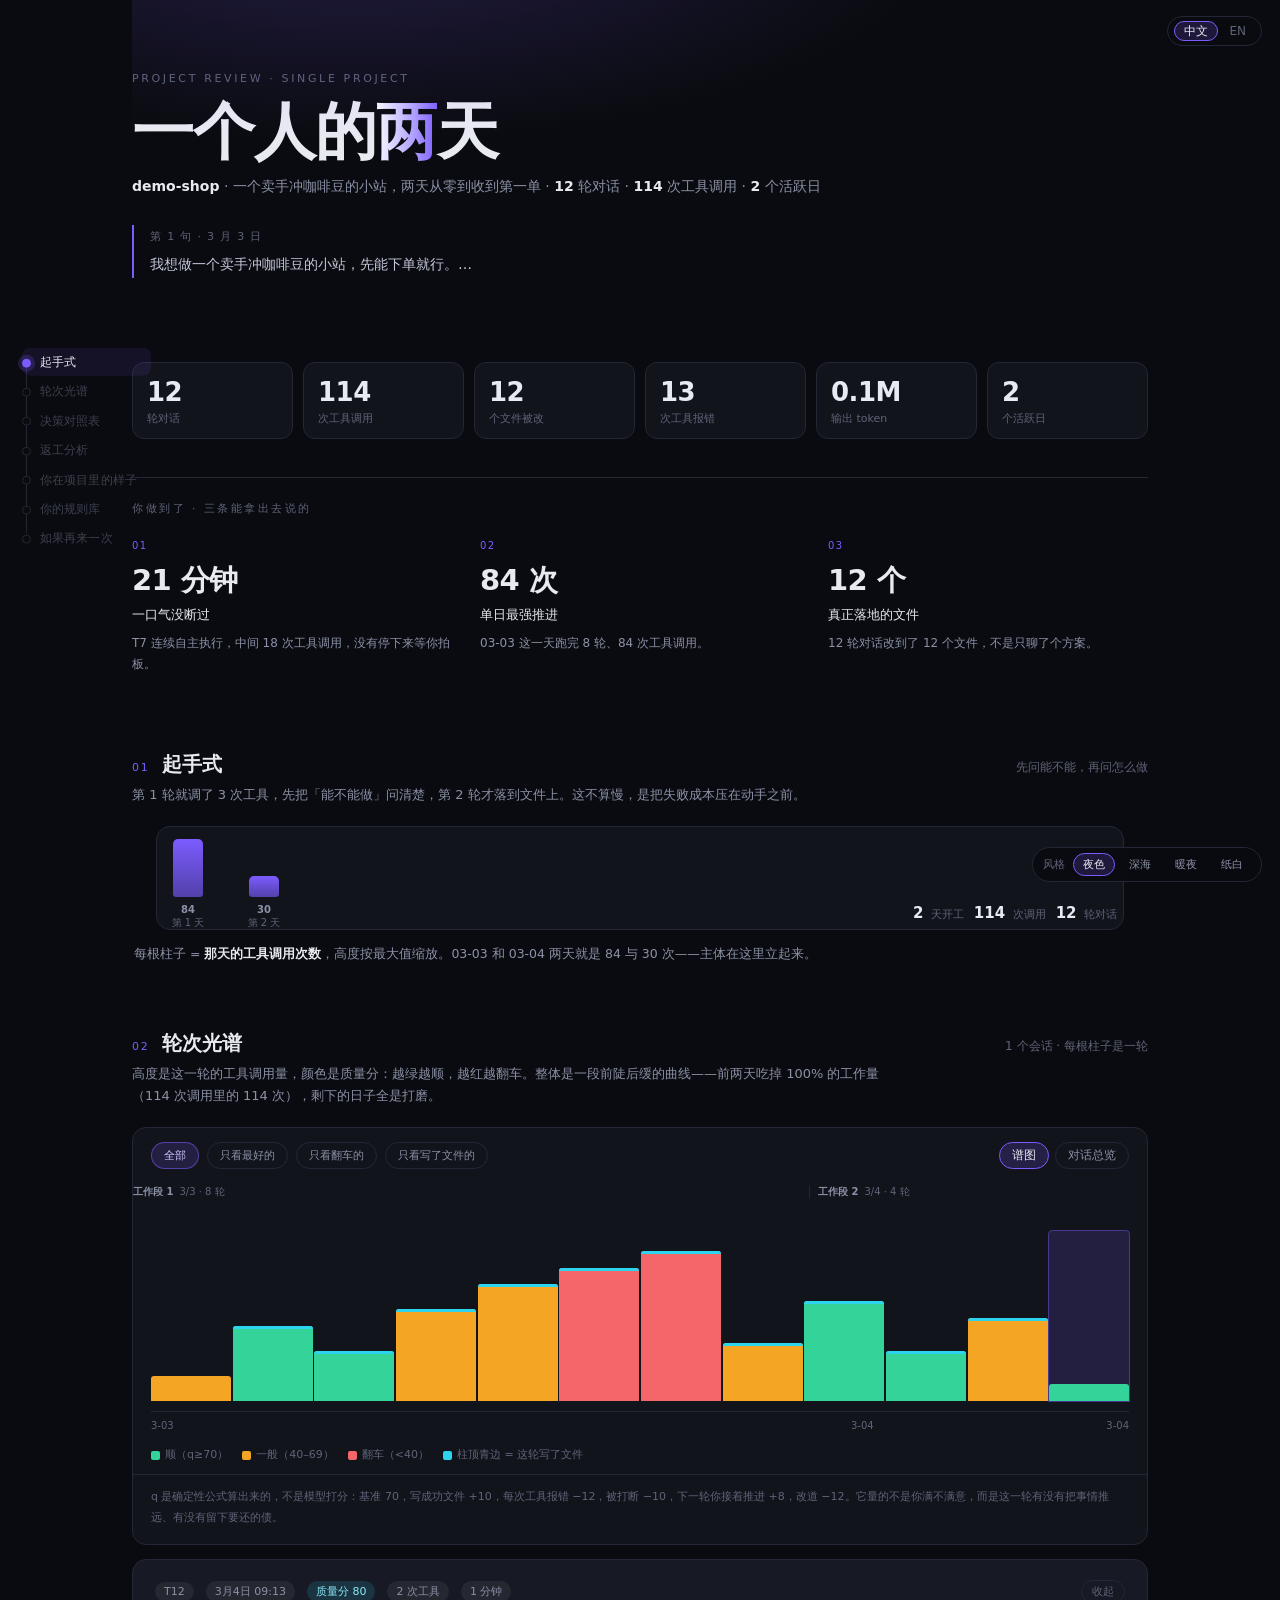
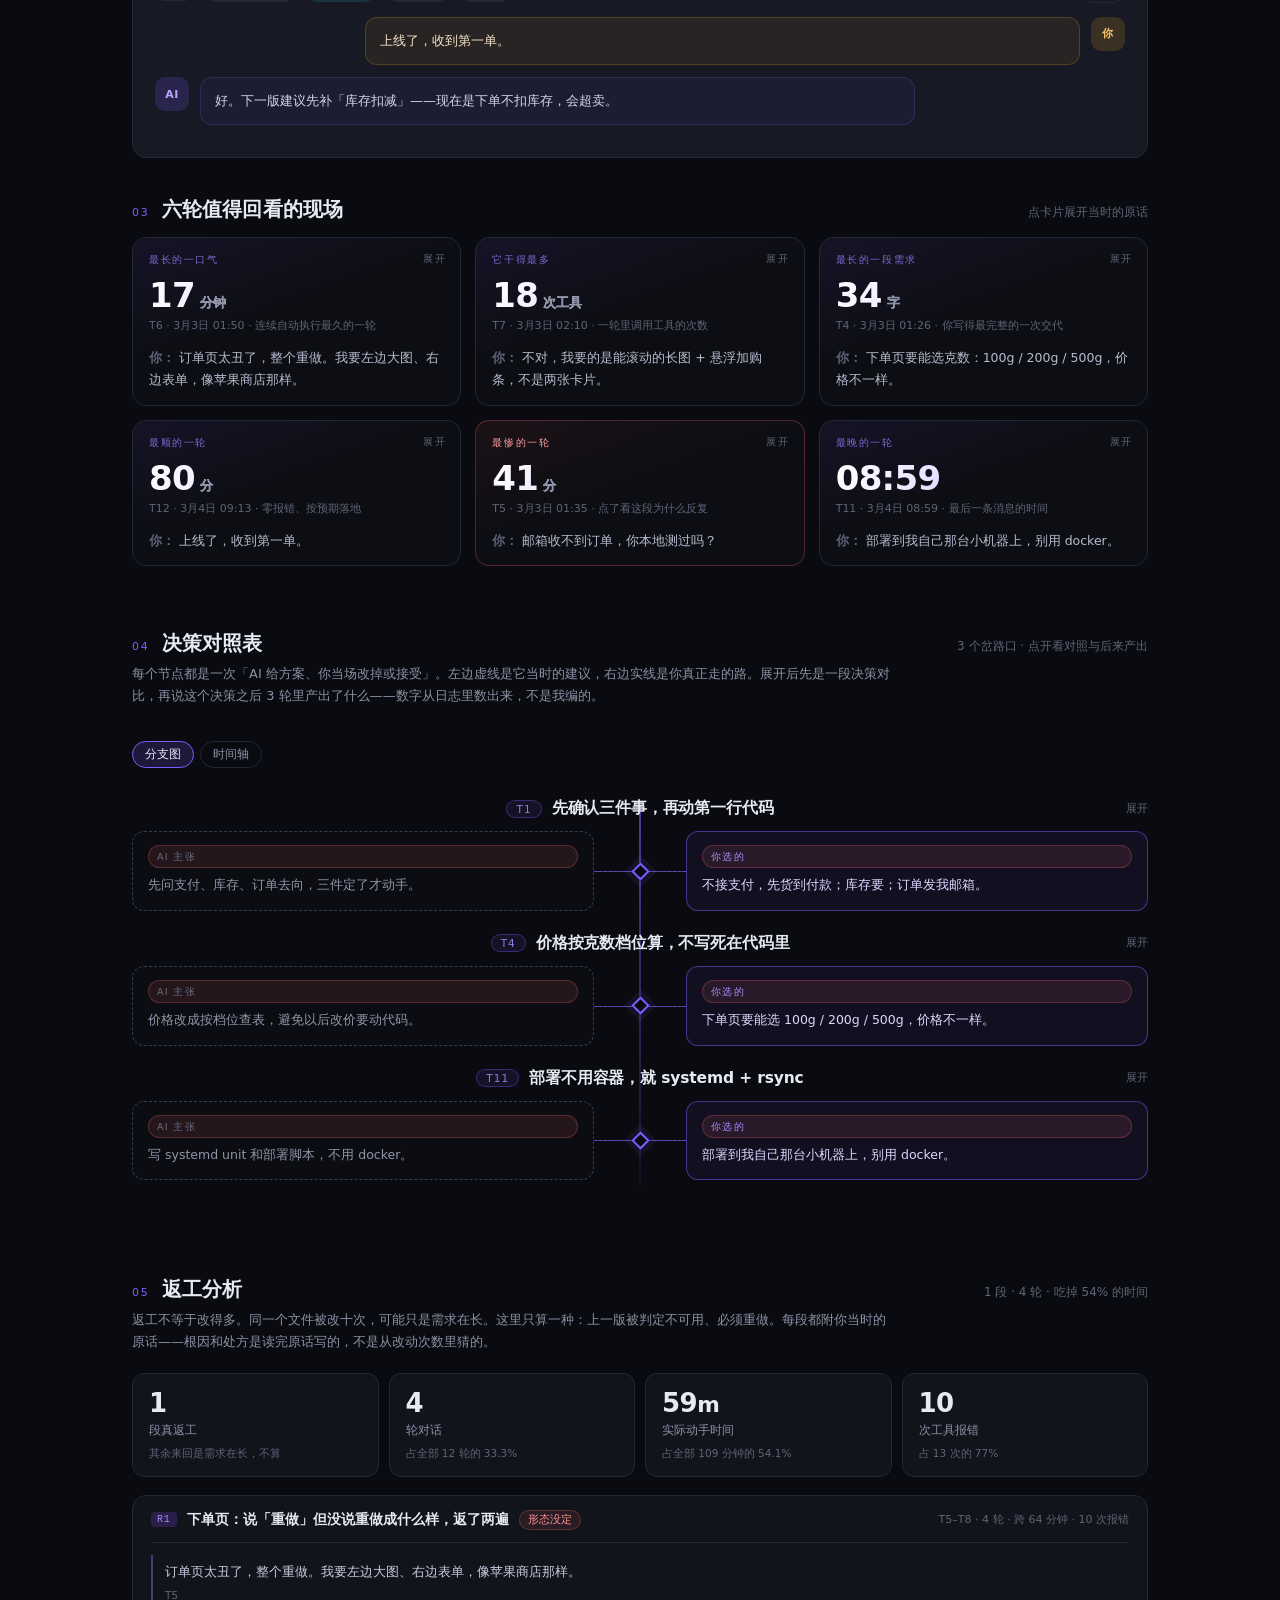
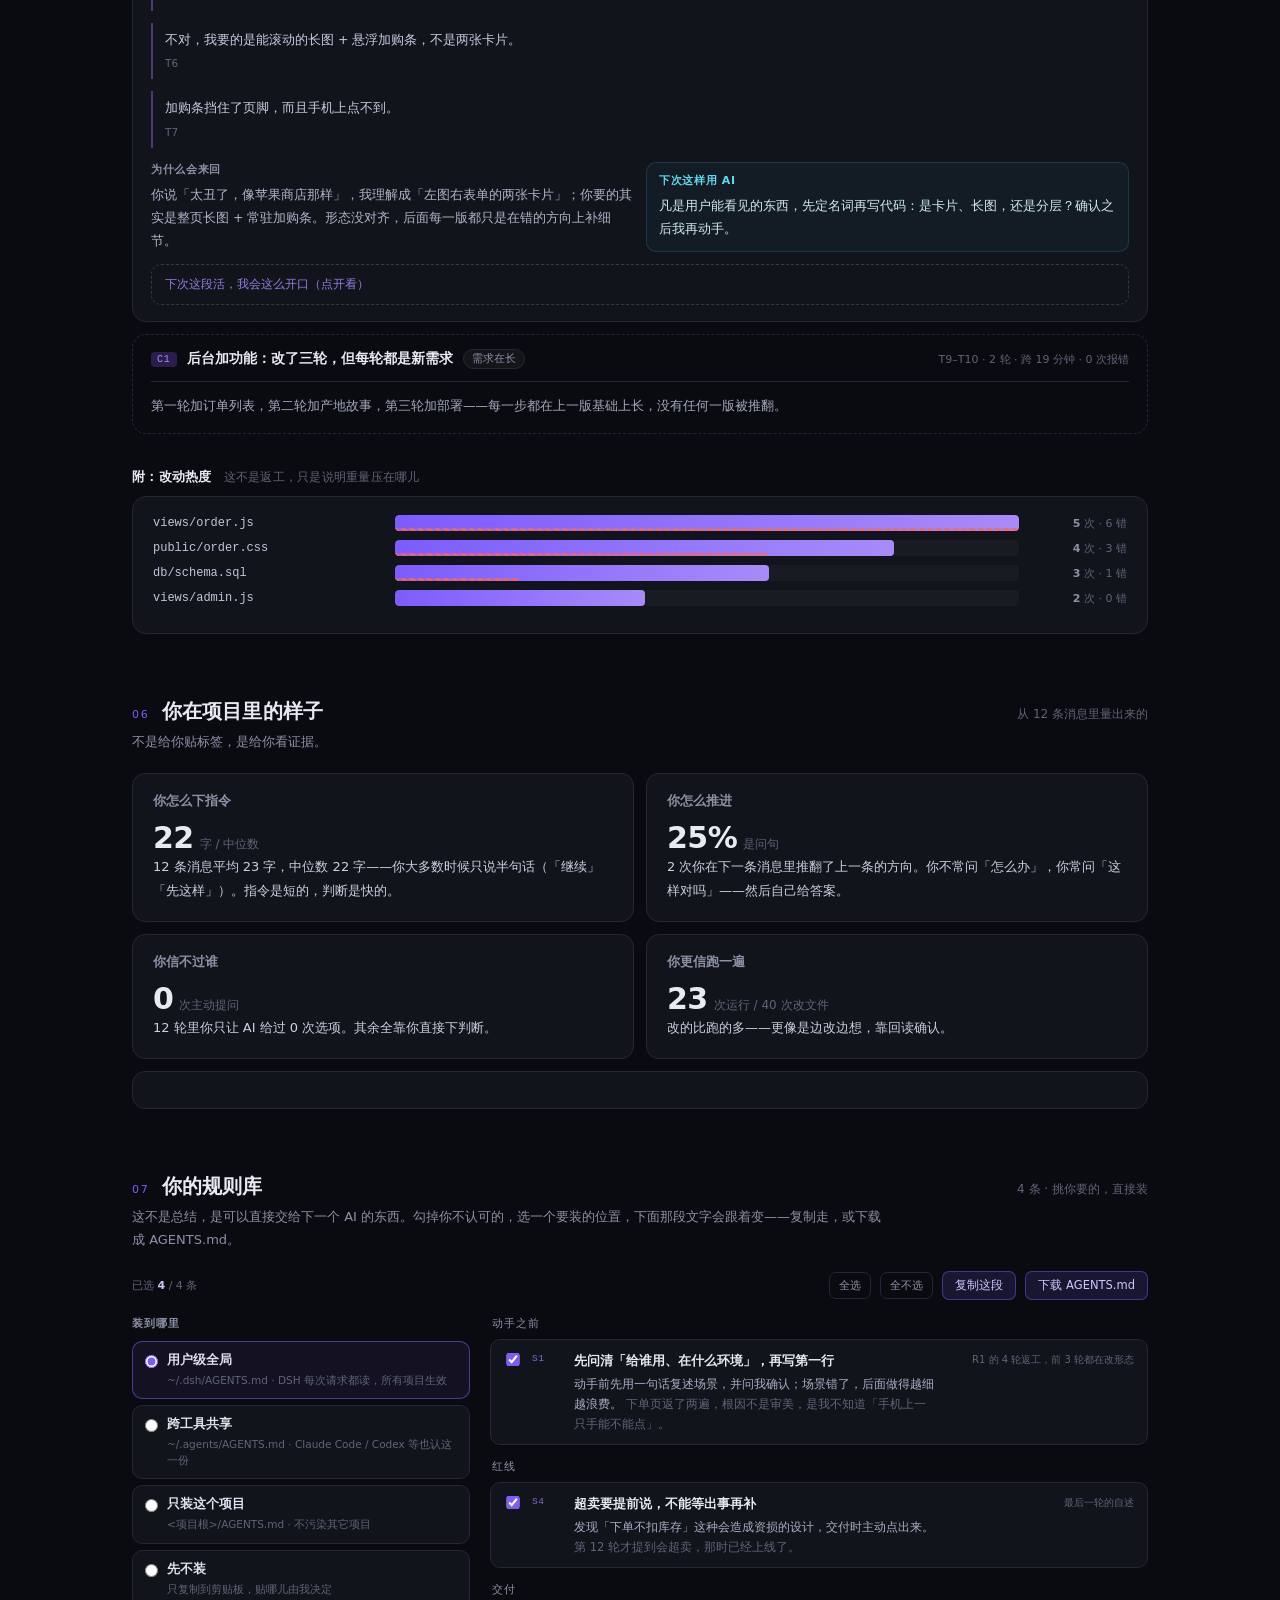
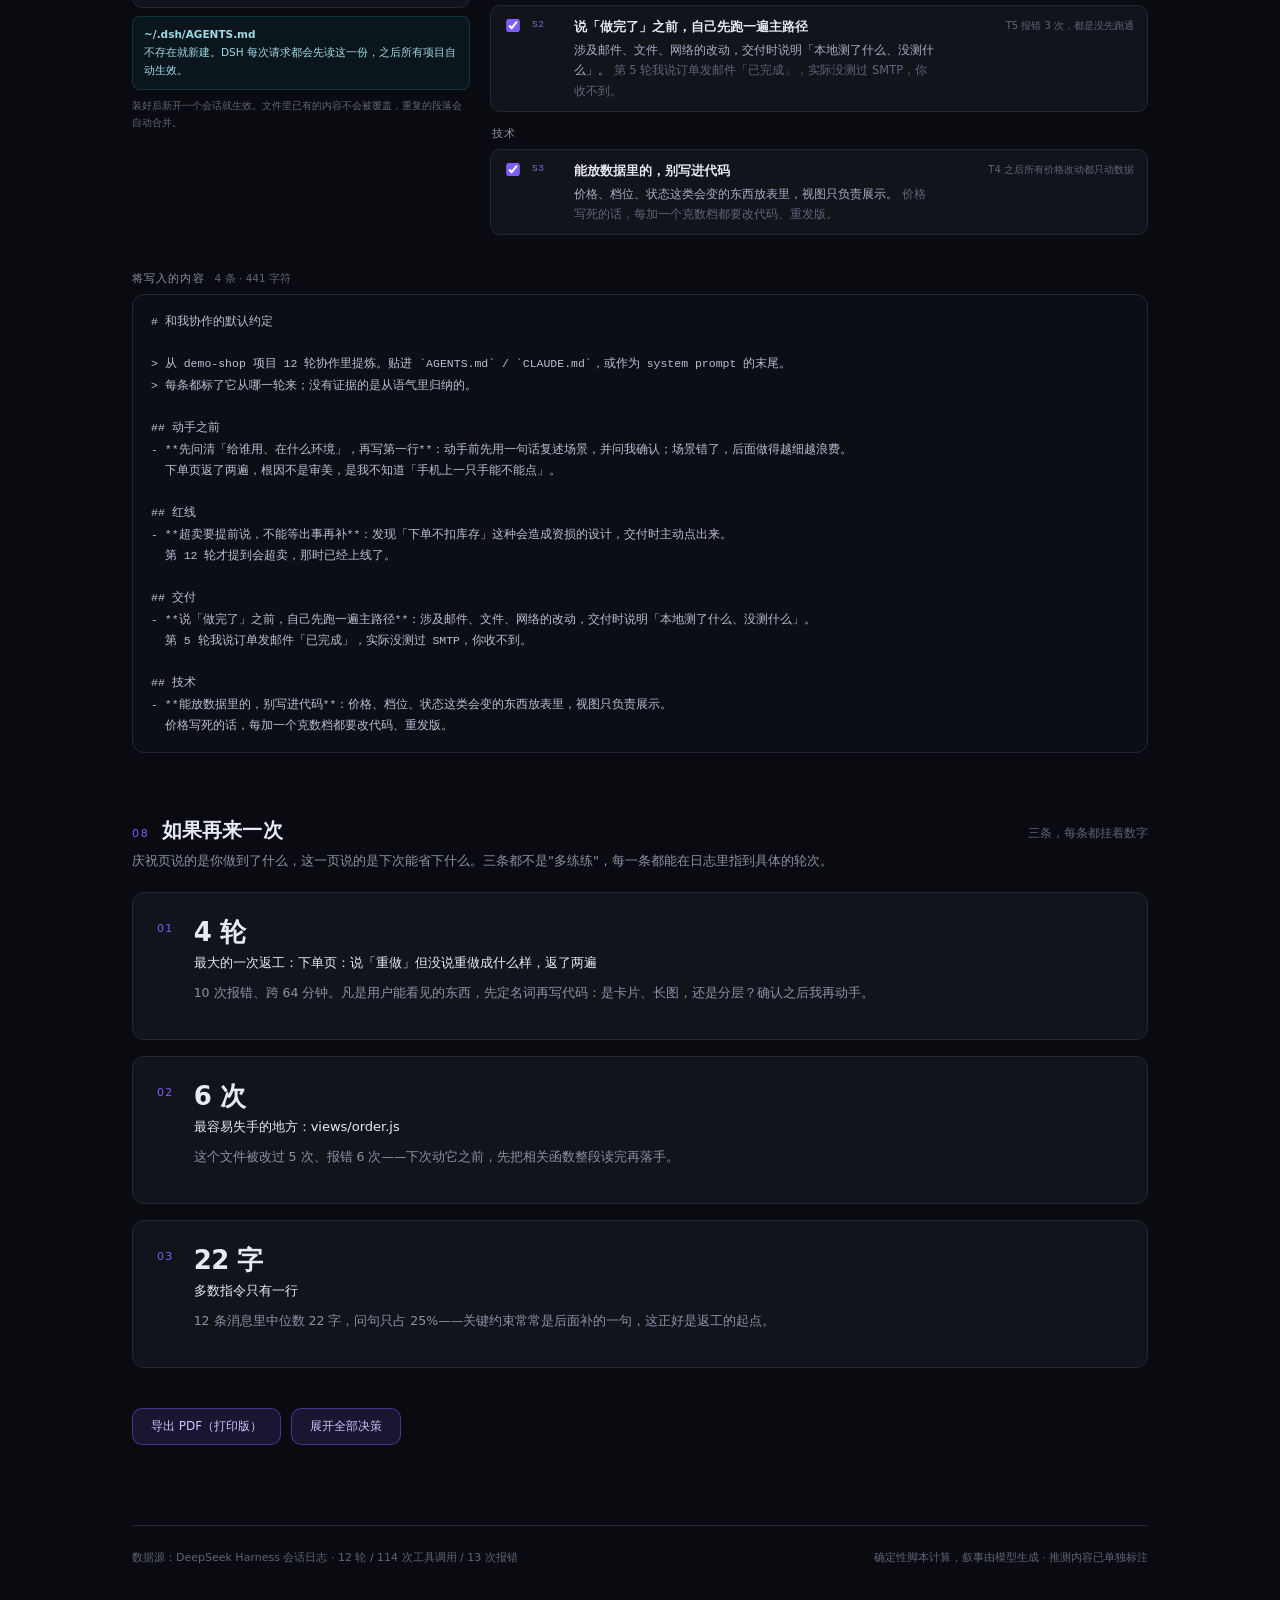
<file: docs/index.html>
<!doctype html>
<html lang="zh-CN"><head>
<meta charset="utf-8">
<meta name="viewport" content="width=device-width,initial-scale=1">
<title>demo-shop · 一个人的两天</title>
<style>:root{
  --bg:#0a0b10; --card:#12141c; --card2:#171a24; --line:#232736;
  --txt:#e8eaf2; --dim:#8b91a6; --dim2:#5f6478;
  --accent:#7c5cff; --cyan:#2dd4ee; --good:#34d399; --warn:#f5a524; --bad:#f4666a;
  --glow1:rgba(124,92,255,.22); --glow2:rgba(45,212,238,.14);
}
html[data-theme="ice"]{
  --bg:#050b12; --card:#0a141d; --card2:#0e1b26; --line:#1a2c3a;
  --txt:#e6f1f7; --dim:#8aa3b2; --dim2:#5b7484;
  --accent:#22b8d6; --cyan:#38e0c0;
  --glow1:rgba(34,184,214,.22); --glow2:rgba(56,224,192,.14);
}
html[data-theme="amber"]{
  --bg:#0d0a07; --card:#171210; --card2:#1d1714; --line:#332821;
  --txt:#f4ece2; --dim:#a79a8c; --dim2:#77695c;
  --accent:#e0973c; --cyan:#e8b04b;
  --glow1:rgba(224,151,60,.20); --glow2:rgba(232,176,75,.13);
}
*{box-sizing:border-box}
html,body{margin:0;padding:0;background:var(--bg);color:var(--txt);
  font-family:"Segoe UI","Microsoft YaHei",system-ui,-apple-system,sans-serif;
  -webkit-font-smoothing:antialiased;}
body{padding:0 0 120px}
.wrap{max-width:1080px;margin:0 auto;padding:0 32px}
a{color:var(--cyan);text-decoration:none}

/* ---------- hero ---------- */
header{padding:72px 0 20px;position:relative;overflow:hidden}
header:before{content:"";position:absolute;inset:-180px -200px auto -200px;height:520px;
  background:radial-gradient(60% 60% at 30% 20%,color-mix(in srgb, var(--accent) calc(.22 * 100%), transparent),transparent 70%),
             radial-gradient(50% 50% at 75% 0%,rgba(45,212,238,.14),transparent 70%);pointer-events:none}
.kicker{font-size:11px;letter-spacing:.24em;color:var(--dim2);text-transform:uppercase}
h1{font-size:clamp(38px,5.6vw,62px);line-height:1.06;margin:14px 0 10px;font-weight:800;letter-spacing:-1px}
h1 em{font-style:normal;background:linear-gradient(92deg,#fff 0%,#c9c1ff 42%,var(--accent) 100%);
  -webkit-background-clip:text;background-clip:text;color:transparent}
.sub{color:var(--dim);font-size:14px;line-height:1.7}
.sub b{color:var(--txt);font-weight:600}
.firstq{margin-top:26px;border-left:2px solid var(--accent);padding:2px 0 2px 16px;color:#c3c8da;font-size:14px;line-height:1.75}
.firstq .who{color:var(--dim2);font-size:11px;letter-spacing:.12em;display:block;margin-bottom:6px}

/* ---------- generic ---------- */
section{margin-top:64px}
.h2{display:flex;align-items:baseline;gap:12px;margin:0 0 6px}
.h2 h2{font-size:20px;margin:0;font-weight:700;letter-spacing:.2px}
.h2 .idx{font-size:11px;color:var(--accent);letter-spacing:.16em;font-variant-numeric:tabular-nums}
.h2 .note{color:var(--dim2);font-size:12px;margin-left:auto}
.lede{color:var(--dim);font-size:13px;line-height:1.7;margin:0 0 20px;max-width:760px}
.card{background:var(--card);border:1px solid var(--line);border-radius:14px}

/* ---------- stats ---------- */
.stats{display:grid;grid-template-columns:repeat(6,1fr);gap:10px}
.stat{background:var(--card);border:1px solid var(--line);border-radius:12px;padding:14px 14px 12px}
.stat b{display:block;font-size:26px;font-weight:700;font-variant-numeric:tabular-nums;letter-spacing:-.5px}
.stat span{font-size:11px;color:var(--dim2)}

/* ---------- days ---------- */
.days{display:flex;gap:14px;align-items:flex-end;height:104px;margin:16px 24px 0}
.day{flex:0 0 auto;width:62px;display:flex;flex-direction:column;justify-content:flex-end;align-items:center;gap:6px;height:100%}
.day .bar{width:30px;flex:none;border-radius:5px 5px 3px 3px;background:linear-gradient(180deg,var(--accent),color-mix(in srgb, var(--accent) 62%, #101320))}
.day.hot .bar{background:linear-gradient(180deg,#2dd4ee,#0e7490)}
.day .lb{white-space:nowrap;font-size:10px;color:var(--dim2);font-variant-numeric:tabular-nums;text-align:center;line-height:1.3}
.day .lb b{display:block;color:var(--dim);font-size:10px}

/* ---------- spectrum ---------- */
.spectrum{padding:20px 18px 8px}
.bars{display:flex;align-items:flex-end;gap:2px;height:170px}
.bar-t{flex:1;position:relative;display:flex;align-items:flex-end;height:100%;cursor:pointer;border-radius:3px 3px 0 0}
.bar-t:hover{background:rgba(255,255,255,.05)}
.bar-t i{display:block;width:100%;border-radius:3px 3px 0 0;transition:height .2s;position:relative}
.bar-t i u{position:absolute;left:0;right:0;top:0;height:3px;background:#2dd4ee;border-radius:3px 3px 0 0}
.bar-t.sel{background:color-mix(in srgb, var(--accent) calc(.16 * 100%), transparent);outline:1px solid color-mix(in srgb, var(--accent) calc(.5 * 100%), transparent)}
.axis{position:relative;height:16px;color:var(--dim2);font-size:10px;margin-top:10px;padding-top:8px;border-top:1px solid var(--line)}
.axis span{position:absolute;top:8px;transform:translateX(-50%);white-space:nowrap}
.axis span:first-child{transform:none}
.axis span:last-child{transform:translateX(-100%)}
.legend{display:flex;gap:14px;font-size:11px;color:var(--dim2);padding:12px 18px 0}
.legend i{display:inline-block;width:9px;height:9px;border-radius:2px;margin-right:5px;vertical-align:middle}
.qnote{font-size:11px;line-height:1.85;color:var(--dim2);padding:12px 18px 16px;border-top:1px solid var(--line);margin-top:12px}
.filters{display:flex;gap:8px;padding:0 18px 14px;flex-wrap:wrap}
.filters button{background:transparent;border:1px solid var(--line);color:var(--dim);border-radius:999px;
  padding:5px 12px;font-size:11px;cursor:pointer;font-family:inherit}
.filters button.on{background:color-mix(in srgb, var(--accent) calc(.16 * 100%), transparent);border-color:color-mix(in srgb, var(--accent) calc(.55 * 100%), transparent);color:#cfc6ff}

/* ---------- detail panel ---------- */
.detail{margin-top:14px;background:var(--card2);border:1px solid var(--line);border-radius:14px;padding:20px 22px;display:none}
.detail.on{display:block}
.detail .head{display:flex;align-items:center;gap:12px;flex-wrap:wrap;margin-bottom:14px}
.pill{font-size:11px;padding:3px 9px;border-radius:999px;background:rgba(255,255,255,.06);color:var(--dim)}
.pill.q{background:rgba(45,212,238,.14);color:#8be9f8}
.pill.e{background:rgba(244,102,106,.14);color:#ff9ea1}
.detail h3{font-size:14px;margin:12px 0 6px;color:var(--dim2);font-weight:600;letter-spacing:.06em}
.detail p{white-space:pre-wrap;font-size:13.5px;line-height:1.85;color:#d6dae8;margin:0}
.detail .u{color:#ffd9a8}
.detail .aibody{max-height:420px;overflow:auto;padding-right:6px}
.detail .x{margin-left:auto;font-size:11px;color:var(--dim2);cursor:pointer;border:1px solid var(--line);
  border-radius:999px;padding:3px 10px;transition:.16s}
.detail .x:hover{color:#fff;border-color:#4a4470}

/* ---- 对话气泡 ---- */
.bub{display:flex;gap:11px;margin:12px 0;max-width:760px}
.bub .who{flex:0 0 34px;height:34px;border-radius:10px;display:flex;align-items:center;justify-content:center;
  font-size:11px;font-weight:700;letter-spacing:.04em}
.bub .txt{flex:1;min-width:0;border-radius:12px;padding:11px 14px;font-size:13px;line-height:1.85;
  white-space:pre-wrap;word-break:break-word}
.bub.u{margin-left:auto;flex-direction:row-reverse}
.bub.u .who{background:rgba(245,165,36,.16);color:#ffc46b}
.bub.u .txt{background:rgba(245,165,36,.075);border:1px solid rgba(245,165,36,.22);color:#f2e2c8}
.bub.a .who{background:color-mix(in srgb, var(--accent) calc(.18 * 100%), transparent);color:#b9a6ff}
.bub.a .txt{background:color-mix(in srgb, var(--accent) calc(.06 * 100%), transparent);border:1px solid color-mix(in srgb, var(--accent) calc(.2 * 100%), transparent);color:#d6d3ea}
.bub .bd.clamp{max-height:calc(1.85em*13);overflow:hidden;
  -webkit-mask-image:linear-gradient(#000 72%,rgba(0,0,0,.15));mask-image:linear-gradient(#000 72%,rgba(0,0,0,.15))}
.bub .more{margin-top:9px;background:none;border:1px solid var(--line);color:#b9bdd0;
  border-radius:999px;padding:2px 10px;font-size:10.5px;cursor:pointer;font-family:inherit}
.bub .more:hover{color:#fff;border-color:#4a4470}

/* ---- 文件浮层 ---- */
.files{position:relative;display:inline-block;margin:6px 0 2px}
.fsum{font-size:11px;color:var(--dim2);border:1px dashed #333850;border-radius:999px;padding:4px 11px;cursor:default}
.files:hover .fsum{color:#c6cbe0;border-color:#4b456e}
.fpop{display:none;position:absolute;left:0;bottom:100%;z-index:20;min-width:190px;max-width:340px;
  background:#161824;border:1px solid #2c3044;border-radius:10px;padding:9px 10px;box-shadow:0 14px 40px -12px #000}
.fpop:after{content:"";position:absolute;left:0;right:0;bottom:-12px;height:12px}
.files:hover .fpop{display:block}
.fph{font-size:10px;color:var(--dim2);margin-bottom:6px}
.fit{display:block;font-family:Consolas,monospace;font-size:11.5px;color:#a9b0c6;padding:3px 5px;border-radius:5px;cursor:pointer}
.fit:hover{background:color-mix(in srgb, var(--accent) calc(.12 * 100%), transparent);color:#dcd6ff}

/* ---- 卡片里新增的块 ---- */
.why{margin:0 0 12px}
.why b,.fixb b{display:block;font-size:10px;letter-spacing:.14em;color:#7c6bd0;margin-bottom:5px}
.why p,.fixb p{margin:0;font-size:12.5px;line-height:1.85;color:#c6cbd9;white-space:pre-wrap}
.fixb{margin-top:12px;border-left:2px solid rgba(45,212,238,.5);padding-left:12px}
.fixb b{color:#6fd8ea}
.rwl{border:1px solid var(--line);border-radius:10px;overflow:hidden;margin-bottom:12px}
.rwlh{font-size:10.5px;color:var(--dim2);padding:8px 11px;background:rgba(255,255,255,.025)}
.rwrow{display:grid;grid-template-columns:52px 1fr 46px;gap:9px;align-items:start;padding:8px 11px;border-top:1px solid var(--line)}
.rwrow .tn{font-size:10.5px;color:#8f7ee0;font-variant-numeric:tabular-nums;padding-top:2px}
.rwrow .tx{font-size:12px;line-height:1.75;color:#c6cbd9}
.rwrow .er{font-size:10.5px;color:#ff9ea1;text-align:right;padding-top:2px}
.pick.rwk{border-color:rgba(244,102,106,.28);background:linear-gradient(160deg,rgba(244,102,106,.08),rgba(255,255,255,.015) 46%)}
.pick.rwk .k em{color:#ff9ea1}

/* ---- 起手式说明 ---- */
.days-note{margin:12px 2px 0;font-size:12.5px;line-height:1.9;color:var(--dim)}
.days-note b{color:var(--txt);font-weight:600}

/* ---- 返工处的提示词 ---- */
.pr{margin-top:12px;border:1px dashed #34384d;border-radius:10px;padding:0 13px 0}
.prb{width:100%;text-align:left;background:none;border:0;color:#8f7ee0;font-size:12px;padding:11px 0;cursor:pointer;font-family:inherit}
.prb:hover{color:#b9a6ff}
.prc{display:none;margin:0 0 13px;padding:12px 14px;background:#0d0f16;border:1px solid #262a3b;border-radius:8px;
  font-family:Consolas,"Microsoft YaHei",monospace;font-size:12px;line-height:1.85;color:#c9d0e4;white-space:pre-wrap}
.pr.on .prc{display:block}

/* ---- 决策树：对照 + 推演 ---- */
.flowhint{font-size:11.5px;color:var(--dim2);margin:14px 0 0}
.vbar{margin:14px 0 4px;padding:11px 14px;border-radius:11px;font-size:12px;line-height:1.8;
  background:rgba(255,255,255,.022);border:1px solid var(--line);color:var(--dim)}
.vbar b{color:var(--txt);font-weight:600}
.vbar.on{background:rgba(245,165,36,.07);border-color:rgba(245,165,36,.32);color:#e8d3ad}
.vbar.on b{color:#ffd9a8}
.vbar button{margin-left:8px;background:rgba(245,165,36,.16);border:1px solid rgba(245,165,36,.45);color:#ffd9a8;
  border-radius:999px;padding:2px 10px;font-size:11px;cursor:pointer;font-family:inherit}
.dnode-h{position:relative;cursor:pointer}
.dnode-h .op{position:absolute;right:0;top:50%;transform:translateY(-50%);font-size:10.5px;color:var(--dim2)}
.dnode-h:hover .op{color:#b9a6ff}
.cmp{display:grid;grid-template-columns:1fr 1fr;gap:12px;margin-top:14px}
.cmp .cc{border:1px solid var(--line);border-radius:10px;padding:11px 13px;background:rgba(255,255,255,.018)}
.cmp .cc.me{border-color:color-mix(in srgb, var(--accent) calc(.35 * 100%), transparent);background:color-mix(in srgb, var(--accent) calc(.06 * 100%), transparent)}
.cmp h5{margin:0 0 6px;font-size:10px;letter-spacing:.12em;color:var(--dim2)}
.cmp p{margin:0;font-size:12.5px;line-height:1.8;color:#c6cbd9}
.cf{margin-top:14px;border-left:2px solid color-mix(in srgb, var(--accent) calc(.5 * 100%), transparent);padding-left:12px}
.cf .tag{display:block;font-size:10px;letter-spacing:.12em;color:#a78bfa;margin-bottom:4px}
.cf p{margin:0;font-size:12.5px;line-height:1.85;color:#c6cbd9}
.res{margin-top:12px;border-left:2px solid rgba(45,212,238,.5);padding-left:12px}
.res .tag{display:block;font-size:10px;letter-spacing:.12em;color:#5fd9ee;margin-bottom:4px}
.res p{margin:0;font-size:12.5px;line-height:1.85;color:#cfe9f2}
.vbtn{margin-top:12px;background:rgba(255,255,255,.03);border:1px dashed #3b3f56;color:#9aa0b5;
  border-radius:9px;padding:8px 13px;font-size:12px;cursor:pointer;font-family:inherit;transition:.16s}
.dfork .arm p{display:-webkit-box;-webkit-line-clamp:2;-webkit-box-orient:vertical;overflow:hidden}
.vbtn:hover{border-color:#f5a524;color:#ffd9a8;background:rgba(245,165,36,.07)}
.dnode.virt .vbtn{border-style:solid;border-color:rgba(245,165,36,.55);color:#ffd9a8;background:rgba(245,165,36,.1)}
.dnode.virt .arm.no{border-color:rgba(245,165,36,.55);background:rgba(245,165,36,.08);color:#f3dfbe}
.dnode.virt .arm.no .tag{color:#f5a524}
.dnode.virt .arm.yes{border-style:dashed;border-color:#373c52;background:rgba(255,255,255,.012);color:#8f95a9}
.dnode.virt .arm.yes .tag{color:#6b7188}
.dnode.virt .dfork-c .dot{border-color:#f5a524;box-shadow:0 0 0 5px rgba(245,165,36,.1)}
.dnode.aftervirt{opacity:.5}
.dnode.aftervirt .dnode-h:after{content:"在推演路径上，这一步不一定还成立";font-size:10px;color:#f5a524;
  display:inline-block;margin-left:10px;opacity:.9}

/* ---------- picks ---------- */
.picks{display:grid;grid-template-columns:repeat(3,minmax(0,1fr));gap:14px;margin-top:14px}
.pick{position:relative;overflow:hidden;background:linear-gradient(160deg,color-mix(in srgb, var(--accent) calc(.10 * 100%), transparent),rgba(255,255,255,.015) 46%);
  border:1px solid var(--line);border-radius:14px;padding:15px 16px 13px;cursor:pointer;transition:transform .2s,border-color .2s,box-shadow .2s}
.pick:after{content:"";position:absolute;inset:0;border-radius:14px;
  background:radial-gradient(130% 90% at 100% 0,rgba(45,212,238,.10),transparent 62%);opacity:0;transition:.25s;pointer-events:none}
.pick:hover{border-color:color-mix(in srgb, var(--accent) calc(.5 * 100%), transparent);transform:translateY(-2px);box-shadow:0 10px 30px rgba(0,0,0,.35)}
.pick:hover:after{opacity:1}
.pick.open{grid-column:1/-1;cursor:default;transform:none;border-color:color-mix(in srgb, var(--accent) calc(.55 * 100%), transparent)}
.pick .k{font-size:10px;letter-spacing:.16em;color:var(--dim2);display:flex;align-items:center;gap:7px}
.pick .k em{font-style:normal;color:#7c6bd0;font-variant-numeric:tabular-nums}
.pick .big{font-size:34px;font-weight:800;line-height:1.15;margin:9px 0 2px;letter-spacing:-.02em;
  background:linear-gradient(120deg,#fff,#b9a8ff);-webkit-background-clip:text;background-clip:text;color:transparent}
.pick .big span{font-size:13px;font-weight:600;margin-left:5px;letter-spacing:0;color:var(--dim);-webkit-text-fill-color:var(--dim)}
.pick .sub{font-size:11px;color:var(--dim2);font-variant-numeric:tabular-nums}
.pick .q3{margin-top:11px;font-size:12.5px;line-height:1.8;color:#b7bdd0;display:-webkit-box;-webkit-line-clamp:3;
  -webkit-box-orient:vertical;overflow:hidden}
.pick .q3 b{color:var(--dim2);font-weight:600;margin-right:4px}
.pick.open .q3{color:#cbd1e2}
.pick .pbody{display:none;margin-top:14px;border-top:1px solid var(--line);padding-top:14px}
.pick.open .pbody{display:block}
.pick .pbody h5{margin:0 0 6px;font-size:10px;letter-spacing:.14em;color:var(--dim2);font-weight:600}
.pick .pbody p{margin:0 0 12px;font-size:12.5px;line-height:1.85;color:#c6cbd9;white-space:pre-wrap}
.pick .pbody .fl{font-family:Consolas,monospace;font-size:11px;color:#8b91a6;line-height:1.9}
.pick .hint{position:absolute;right:14px;top:14px;font-size:10px;color:var(--dim2)}
.pick.open .hint:after{content:"收起"}
.pick:not(.open) .hint:after{content:"展开"}

/* ---------- flow / decision tree ---------- */
.modes{display:flex;align-items:center;gap:12px;margin:16px 0 0;flex-wrap:wrap}
.sw{display:inline-flex;align-items:center;gap:9px;background:var(--card);border:1px solid var(--line);color:var(--dim);
  padding:8px 14px 8px 10px;border-radius:999px;font-size:12px;cursor:pointer;font-family:inherit;transition:.2s}
.sw i{width:30px;height:17px;border-radius:999px;background:rgba(255,255,255,.1);position:relative;transition:.2s}
.sw i:before{content:"";position:absolute;left:3px;top:3px;width:11px;height:11px;border-radius:50%;
  background:#8b91a6;transition:.2s}
.sw i b{position:absolute;left:3px;top:3px;width:11px;height:11px;border-radius:50%;background:#8b91a6;transition:.2s;z-index:2}
.sw.on{border-color:rgba(245,165,36,.6);color:#ffd9a8}
.sw.on i{background:rgba(245,165,36,.28)}
.sw.on i:before{left:16px;background:#f5a524}
.sw.on i b{left:16px;background:#f5a524}
.mhint{font-size:11px;color:var(--dim2)}
.ifbar{display:none;margin-top:14px;padding:12px 15px;border-radius:11px;font-size:12px;line-height:1.8;
  background:rgba(245,165,36,.07);border:1px solid rgba(245,165,36,.3);color:#e8d3ad}
body.ifmode .ifbar{display:block}
.flow{position:relative;margin-top:26px;padding-bottom:10px}
.flow:before{content:"";position:absolute;left:50%;top:8px;bottom:26px;width:2px;transform:translateX(-1px);
  background:linear-gradient(180deg,color-mix(in srgb, var(--accent) calc(.6 * 100%), transparent),color-mix(in srgb, var(--accent) calc(.08 * 100%), transparent))}
.dnode{position:relative;margin-bottom:22px}
.dnode-h{display:flex;align-items:center;gap:10px;justify-content:center;margin-bottom:12px}
.dnode-h .n{font-size:10.5px;letter-spacing:.1em;color:#8f7ee0;font-variant-numeric:tabular-nums;
  border:1px solid color-mix(in srgb, var(--accent) calc(.35 * 100%), transparent);border-radius:999px;padding:2px 9px;background:color-mix(in srgb, var(--accent) calc(.1 * 100%), transparent)}
.dnode-h .t{font-size:15.5px;font-weight:700;letter-spacing:-.01em;cursor:pointer}
.dnode-h .t:hover{color:#cfc6ff}
.dfork{display:grid;grid-template-columns:minmax(0,1fr) 92px minmax(0,1fr);align-items:stretch}
.dfork > .arm.no{grid-column:1}
.dfork > .dfork-c{grid-column:2}
.dfork > .arm.yes{grid-column:3}
.dfork-c{position:relative;display:flex;align-items:center;justify-content:center;
  --cno:#373c52; --cyes:color-mix(in srgb, var(--accent) calc(.55 * 100%), transparent); --cdot:var(--accent); --cdot-halo:color-mix(in srgb, var(--accent) calc(.10 * 100%), transparent);
  --cno-style:dashed; --cyes-style:solid}
.dfork-c:before,.dfork-c:after{content:"";position:absolute;top:50%;width:100%}
.dfork-c:before{left:0;border-top:1px var(--cno-style) var(--cno)}
.dfork-c:after{right:0;border-top:1px var(--cyes-style) var(--cyes)}
.dfork-c .dot{width:13px;height:13px;transform:rotate(45deg);background:var(--bg);border:2px solid var(--cdot);
  box-shadow:0 0 0 5px var(--cdot-halo);position:relative;z-index:2}
.arm{border-radius:12px;padding:13px 15px;font-size:12.5px;line-height:1.8;position:relative;transition:.22s}
.arm .tag{font-size:9.5px;letter-spacing:.14em;display:block;margin-bottom:6px}
.arm p{margin:0;display:-webkit-box;-webkit-line-clamp:3;-webkit-box-orient:vertical;overflow:hidden}
.arm.no{border:1px dashed #373c52;background:rgba(255,255,255,.012);color:#8f95a9}
.arm.no .tag{color:#6b7188}
.arm.yes{border:1px solid color-mix(in srgb, var(--accent) calc(.5 * 100%), transparent);background:color-mix(in srgb, var(--accent) calc(.07 * 100%), transparent);color:#ded8ff}
.arm.yes .tag{color:#a48fff}
.dnode.open .arm.no p,.dnode.open .arm.yes p{display:block;-webkit-line-clamp:unset}
.dnode-b{display:none;margin-top:4px}
.dnode.open .dnode-b{display:block}
.ifnote{display:none;margin-top:12px;padding:12px 15px;border-radius:11px;font-size:12px;line-height:1.85;
  background:rgba(245,165,36,.06);border:1px solid rgba(245,165,36,.25);color:#e8d3ad}
.ifnote .tag{display:block;font-size:9.5px;letter-spacing:.14em;color:#f5a524;margin-bottom:5px}
body.ifmode .ifnote{display:block}
body.ifmode .arm.no{border:1px solid rgba(245,165,36,.55);background:rgba(245,165,36,.07);color:#f3dfbe;order:3}
body.ifmode .arm.no .tag{color:#f5a524}
body.ifmode .arm.yes{border-style:dashed;border-color:#373c52;background:rgba(255,255,255,.012);color:#8f95a9}
body.ifmode .arm.yes .tag{color:#6b7188}
body.ifmode .dfork-c:before{border-top-color:var(--warn)}
body.ifmode .dfork-c:after{border-top-style:dashed}
body.ifmode .dfork-c .dot{border-color:var(--warn);box-shadow:0 0 0 5px rgba(245,165,36,.10)}
.quote{font-size:13px;line-height:1.8;color:#c8cddf;white-space:pre-wrap;max-height:260px;overflow:auto;
  border-left:2px solid var(--line);padding-left:12px;margin-top:10px}
.qt{font-size:10px;letter-spacing:.14em;color:var(--dim2);font-weight:600;margin:18px 0 0}
.cost{display:flex;gap:16px;margin-top:14px;font-size:11px;color:var(--dim2)}
.cost b{color:var(--dim);font-weight:600}
/* 决策对比：事实（实线）与推演（虚线）必须一眼分得开 */
.cf{margin-top:14px;background:rgba(245,165,36,.06);border:1px solid rgba(245,165,36,.22);
  border-radius:11px;padding:13px 15px;font-size:12.5px;line-height:1.8;color:#e8d3ad}
.cf .tag{color:#f5a524;font-size:10px;letter-spacing:.14em;display:block;margin-bottom:6px}
.cf.fact{border-style:solid}
.cf.infer{border-style:dashed;background:rgba(167,139,250,.05);border-color:rgba(167,139,250,.34)}
.cf.infer .tag{color:#a78bfa}
.cf.infer .tag::after{content:' · 不是日志里的记录';letter-spacing:.04em;opacity:.75;color:#8b8fa6}

/* ---------- hotspots ---------- */
.hot{padding:18px 20px}
.hrow{display:flex;align-items:center;gap:12px;margin-bottom:9px}
.hrow .f{width:230px;flex:none;font-size:12px;color:#c0c6d8;font-family:Consolas,monospace;overflow:hidden;text-overflow:ellipsis;white-space:nowrap}
.hrow .b{flex:1;height:16px;background:rgba(255,255,255,.03);border-radius:4px;overflow:hidden;position:relative}
.hrow .b i{display:block;height:100%;background:linear-gradient(90deg,var(--accent),#a78bfa);border-radius:4px}
.hrow .b u{position:absolute;left:0;bottom:0;height:3px;background:repeating-linear-gradient(45deg,rgba(244,102,106,.9) 0 3px,rgba(244,102,106,.35) 3px 6px);border-radius:0 0 4px 4px}
.hrow .v{width:96px;flex:none;text-align:right;font-size:11px;color:var(--dim2);font-variant-numeric:tabular-nums}
.hrow .v b{color:var(--dim)}

/* ---------- style ---------- */
.grid2{display:grid;grid-template-columns:1fr 1fr;gap:12px}
.sbox{background:var(--card);border:1px solid var(--line);border-radius:13px;padding:18px 20px}
.sbox h4{margin:0 0 10px;font-size:13px;color:var(--dim);font-weight:600}
.sbox p{margin:0;font-size:13px;line-height:1.85;color:#cbd0e0}
.big{font-size:30px;font-weight:700;font-variant-numeric:tabular-nums;letter-spacing:-.5px}
.big small{font-size:12px;color:var(--dim2);font-weight:400;margin-left:6px;letter-spacing:0}
.askbox{margin-top:12px}
.askbox .q{font-size:13px;color:#e6e9f5;line-height:1.7;margin-bottom:12px}
.opt{display:flex;gap:10px;align-items:flex-start;padding:9px 12px;border-radius:9px;font-size:12.5px;color:#9aa0b5;border:1px solid transparent;margin-bottom:6px}
.opt.pick{background:rgba(52,211,153,.07);border-color:rgba(52,211,153,.28);color:#c8f0e2}
.opt .k{color:var(--dim2);font-variant-numeric:tabular-nums}
.opt.pick .k{color:#34d399}

/* ---------- distill ---------- */
.dl{display:grid;grid-template-columns:1fr 1fr;gap:12px}
.dcard{background:var(--card);border:1px solid var(--line);border-radius:13px;padding:18px 20px;position:relative;overflow:hidden}
.dcard:before{content:"";position:absolute;left:0;top:0;bottom:0;width:2px;background:var(--accent);opacity:.7}
.dcard h4{margin:0 0 8px;font-size:14px;font-weight:650}
.dcard p{margin:0 0 10px;font-size:12.5px;line-height:1.8;color:#a9afc2}
.dcard .ev{font-size:11px;color:var(--dim2);font-variant-numeric:tabular-nums}
.dcard .ev b{color:#8be9f8;font-weight:600}

/* 返工分析 */
.h3{margin:34px 0 10px;font-size:13px;font-weight:700;color:var(--fg);letter-spacing:.02em}
.h3 .n{margin-left:12px;font-weight:400;font-size:11.5px;color:var(--dim2)}
.rwtot{display:grid;grid-template-columns:repeat(4,minmax(0,1fr));gap:10px;margin:18px 0}
.rt{background:var(--card);border:1px solid var(--line);border-radius:12px;padding:14px 16px}
.rt b{display:block;font-size:26px;letter-spacing:-.02em;font-variant-numeric:tabular-nums}
.rt span{display:block;font-size:12px;color:var(--dim);margin-top:4px}
.rt em{display:block;font-size:10.5px;font-style:normal;color:var(--dim2);margin-top:6px;line-height:1.55}
.rw{background:var(--card);border:1px solid var(--line);border-radius:14px;padding:0 18px 16px;margin-bottom:12px}
.rw-h{display:flex;align-items:center;gap:10px;padding:14px 0 12px;border-bottom:1px solid var(--line);flex-wrap:wrap}
.rw-id{font-size:10px;padding:2px 6px;border-radius:4px;background:#2a1f4a;color:#a78bfa;letter-spacing:.08em;font-family:Consolas,monospace}
.rw-h b{font-size:14px}
.tag{font-size:10.5px;padding:2px 8px;border-radius:20px;background:rgba(255,107,107,.1);color:#ff9494;border:1px solid rgba(255,107,107,.24)}
.rw-meta{margin-left:auto;font-size:11px;color:var(--dim2);font-variant-numeric:tabular-nums}
.rw-q{margin:12px 0 0;padding:6px 0 6px 12px;border-left:2px solid #4b3b78;font-size:12.5px;line-height:1.8;color:#c7cbe0}
.rw-q span{display:block;margin-top:3px;font-size:10.5px;color:var(--dim2)}
.rw-2{display:grid;grid-template-columns:1fr 1fr;gap:12px;margin-top:14px}
.rw-2 h5{margin:0 0 6px;font-size:11px;letter-spacing:.06em;color:var(--dim);font-weight:600}
.rw-2 p{margin:0;font-size:12.5px;line-height:1.85;color:#aeb4c8}
.rw-2 .fix{background:rgba(45,212,238,.045);border:1px solid rgba(45,212,238,.16);border-radius:10px;padding:10px 12px}
.rw-2 .fix h5{color:#5fd9ee}
.rw-2 .fix p{color:#cfe9f2}
.rw-c{border-style:dashed;background:transparent}
.rw-c .tag{background:rgba(255,255,255,.04);color:var(--dim);border-color:var(--line)}
.rw-p{margin:12px 0 0;font-size:12.5px;line-height:1.85;color:#a3a9bd}

.libwrap{display:grid;grid-template-columns:338px minmax(0,1fr);gap:20px;margin-top:16px;align-items:start}
.libside h4{margin:0 0 10px;font-size:11px;letter-spacing:.1em;color:var(--dim);font-weight:600}
.tgt{display:flex;gap:9px;align-items:flex-start;padding:10px 12px;border:1px solid var(--line);border-radius:10px;
  background:var(--card);margin-bottom:6px;cursor:pointer;transition:.15s}
.tgt:hover{border-color:#3a3f57}
.tgt input{margin:3px 0 0;accent-color:var(--accent)}
.tgt span b{display:block;font-size:12.5px;font-weight:600;color:#dfe2ee}
.tgt span em{display:block;margin-top:3px;font-size:10.5px;font-style:normal;color:var(--dim2);line-height:1.55}
.tgt:has(input:checked){border-color:color-mix(in srgb, var(--accent) calc(.55 * 100%), transparent);background:color-mix(in srgb, var(--accent) calc(.08 * 100%), transparent)}
.tgtpath{margin-top:8px;padding:9px 11px;border-radius:8px;background:rgba(45,212,238,.05);
  border:1px solid rgba(45,212,238,.16);font-size:10.5px;line-height:1.7;color:#9fd9e6;word-break:break-all}
.tgthint{margin-top:7px;font-size:10px;line-height:1.75;color:var(--dim2)}
.lg{margin-bottom:14px}
.lg-h{font-size:11px;letter-spacing:.1em;color:var(--dim);margin:0 0 8px 2px}
.rule{display:grid;grid-template-columns:18px 32px minmax(0,1fr) 190px;gap:10px;align-items:start;
  background:var(--card);border:1px solid var(--line);border-radius:10px;padding:10px 13px;margin-bottom:5px;transition:.15s}
.rule.off{opacity:.34}
.rule input{margin:3px 0 0;accent-color:var(--accent);cursor:pointer}
.rid{font-size:9.5px;color:#7c6bd0;padding-top:3px;letter-spacing:.06em;font-family:Consolas,monospace}
.rc b{font-size:12.5px;font-weight:600;color:#e8eaf3}
.rc p{margin:4px 0 0;font-size:11.5px;line-height:1.75;color:#a9afc4}
.rc p em{font-style:normal;color:var(--dim2)}
.rev{font-size:10px;color:var(--dim2);line-height:1.6;text-align:right;text-wrap:balance;padding-top:2px}
.libbar{display:flex;align-items:center;gap:9px;margin-bottom:12px;flex-wrap:wrap}
.libbar .hint{font-size:11px;color:var(--dim2);margin-right:auto}
.libbar .hint b{color:#cfc6ff;font-weight:600}
.libbar button{background:color-mix(in srgb, var(--accent) calc(.14 * 100%), transparent);border:1px solid color-mix(in srgb, var(--accent) calc(.45 * 100%), transparent);color:#cfc6ff;
  font-size:11.5px;padding:6px 12px;border-radius:7px;cursor:pointer;font-family:inherit}
.libbar button:hover{background:color-mix(in srgb, var(--accent) calc(.26 * 100%), transparent)}
.libbar button.mini{background:transparent;border-color:var(--line);color:var(--dim);padding:5px 9px;font-size:11px}
.libbar button.mini:hover{border-color:#3a3f57;color:var(--fg)}
.genhead{margin:22px 0 8px;font-size:11px;letter-spacing:.1em;color:var(--dim);display:flex;gap:10px;align-items:baseline}
.genhead span{letter-spacing:0;font-size:10.5px;color:var(--dim2)}
.genpre{margin:0;padding:16px 18px;border-radius:12px;border:1px solid var(--line);background:#0c0e15;
  font-family:Consolas,Menlo,monospace;font-size:11.5px;line-height:1.85;color:#b9bfd4;
  max-height:620px;overflow:auto;white-space:pre-wrap}

/* ---------- footer ---------- */
footer{margin-top:80px;border-top:1px solid var(--line);padding-top:22px;color:var(--dim2);font-size:11px;line-height:1.9;display:flex;gap:20px;flex-wrap:wrap}
footer .sp{margin-left:auto}
.actions{display:flex;gap:10px;margin-top:40px}
.actions button{background:color-mix(in srgb, var(--accent) calc(.14 * 100%), transparent);border:1px solid color-mix(in srgb, var(--accent) calc(.45 * 100%), transparent);color:#cfc6ff;
  padding:9px 18px;border-radius:10px;font-size:12px;cursor:pointer;font-family:inherit}
.actions button:hover{background:color-mix(in srgb, var(--accent) calc(.26 * 100%), transparent)}
@media (max-width:820px){
  .stats{grid-template-columns:repeat(3,1fr)}
  .fork,.grid2,.dl{grid-template-columns:1fr}
  .hrow .f{width:130px}
}
@media print{
  body{background:#fff;color:#111}
  .filters,.actions,.hint{display:none}
  .node-b{display:block!important}
  section{page-break-inside:avoid}
}

/* ---- 视图切换 / 对话总览 ---- */
.vtabs{margin-left:auto;display:flex;gap:6px}
.vtabs button{background:none;border:1px solid var(--line);color:var(--dim);border-radius:999px;
  padding:5px 12px;font-size:11.5px;cursor:pointer;font-family:inherit}
.vtabs button.on{border-color:var(--accent);color:var(--txt);background:color-mix(in srgb, var(--accent) 18%, transparent)}
.msgs{display:none;padding:6px 22px 18px;grid-template-columns:repeat(3,minmax(0,1fr));gap:12px}
.msgs.on{display:grid}
.um{border:1px solid var(--line);background:var(--card2);border-radius:12px;padding:12px 14px;
  cursor:pointer;transition:border-color .15s,background .15s;min-width:0}
.um:hover{border-color:#3a3f56;background:#191c27}
.um.open{grid-column:1/-1;border-color:color-mix(in srgb, var(--accent) 40%, transparent)}
.um-h{display:flex;gap:9px;align-items:center;font-size:10.5px;color:var(--dim2);margin-bottom:7px}
.um-n{color:var(--accent);font-family:Consolas,monospace;letter-spacing:.04em}
.um-b{font-size:12.5px;line-height:1.8;color:#c9cfe0;white-space:pre-wrap;
  display:-webkit-box;-webkit-line-clamp:3;-webkit-box-orient:vertical;overflow:hidden}
.um.open .um-b{-webkit-line-clamp:unset;overflow:visible}
.um:hover .um-b{color:#dfe3ee}

/* ---- 主题切换 ---- */
.themes{position:fixed;right:18px;bottom:18px;z-index:90;display:flex;gap:4px;align-items:center;
  background:rgba(10,11,16,.86);border:1px solid var(--line);border-radius:999px;padding:5px 8px;
  backdrop-filter:blur(10px);font-size:10.5px;color:var(--dim2)}
.themes span{margin:0 4px 0 2px}
.themes button{background:none;border:1px solid transparent;border-radius:999px;color:var(--dim);
  padding:3px 9px;font-size:11px;cursor:pointer;font-family:inherit}
.themes button.on{border-color:var(--accent);color:var(--txt);background:color-mix(in srgb, var(--accent) 18%, transparent)}.um-more{grid-column:1/-1;margin:6px 0 0;width:100%;background:none;border:1px dashed var(--line);color:var(--dim);
  border-radius:10px;padding:10px;font-size:12px;cursor:pointer;font-family:inherit}
.um-more:hover{border-color:var(--accent);color:var(--txt)}/* 纸白：反色近似，不是手调浅色 —— 语义色靠 hue-rotate 保回来 */
html[data-theme="paper"]{filter:invert(1) hue-rotate(180deg);background:#fff}
html[data-theme="paper"] .themes{filter:invert(1) hue-rotate(180deg)}
/* ---- 起手式：右侧汇总 ---- */
.days-sum{margin-left:auto;padding:0 6px 2px;font-size:11px;color:var(--dim2);text-align:right;line-height:1.9}
.days-sum b{color:var(--txt);font-size:15px;font-variant-numeric:tabular-nums;margin:0 4px 0 10px;font-weight:600}
.days-sum b:first-child{margin-left:0}

/* ---- 时间轴视图 ---- */
.tl{position:relative;width:100%;height:260px;margin:18px 0 6px;border:1px solid var(--line);border-radius:14px;
  background:linear-gradient(180deg,var(--card2),var(--card));overflow:hidden}
.tl-axis{position:absolute;left:0;right:0;top:50%;height:1px;
  background:linear-gradient(90deg,transparent,var(--line) 8%,var(--line) 92%,transparent)}
.tl-n{position:absolute;width:128px;transform:translateX(-50%);background:none;border:0;color:var(--dim);
  font-family:inherit;font-size:11px;cursor:pointer;padding:6px 8px;border-radius:9px;
  display:flex;flex-direction:column;gap:3px;text-align:left;max-width:150px;transition:.18s}
.tl-n:hover{background:color-mix(in srgb, var(--accent) 12%, transparent);color:var(--txt)}
.tl-n.up{bottom:calc(50% + 12px)}
.tl-n.dn{top:calc(50% + 12px)}
.tl-n:before{content:"";position:absolute;left:10px;width:1px;height:12px;background:var(--line)}
.tl-n.up:before{bottom:-12px}
.tl-n.dn:before{top:-12px}
.tl-k{font-family:Consolas,monospace;color:var(--accent);font-size:10.5px}
.tl-t{color:inherit;line-height:1.45;display:-webkit-box;-webkit-line-clamp:2;-webkit-box-orient:vertical;overflow:hidden}
.tl-d{font-size:10px;color:var(--dim2)}
.tl-n.on{background:color-mix(in srgb, var(--accent) 20%, transparent);color:#fff;box-shadow:0 0 0 1px color-mix(in srgb, var(--accent) 45%, transparent)}
.tlbody{display:none;width:100%;margin-top:14px}
.tlbody.on{display:block}
.tlb{border:1px solid var(--line);border-radius:14px;background:var(--card2);padding:16px 18px}
.tlb-h{display:flex;gap:10px;align-items:baseline;margin-bottom:12px}
.tlb-h .n{font-family:Consolas,monospace;color:var(--accent);font-size:12px}
.tlb-h .t{font-size:15px;font-weight:600}

/* ---- 入场动画 ---- */
.rv{opacity:0;transform:translateY(14px);transition:opacity .55s cubic-bezier(.2,.7,.3,1),transform .55s cubic-bezier(.2,.7,.3,1)}
.rv.in{opacity:1;transform:none}
.bar-t i{transform-origin:bottom;animation:grow .6s cubic-bezier(.2,.8,.3,1) both}
@keyframes grow{from{transform:scaleY(.02)}to{transform:scaleY(1)}}
.day .bar{transform-origin:bottom;animation:grow .55s cubic-bezier(.2,.8,.3,1) both}
@media (prefers-reduced-motion:reduce){.rv,.rv.in{opacity:1;transform:none;transition:none}
  .bar-t i,.day .bar{animation:none}}.msgonly{display:none}
.filters.msgsmode .msgonly{display:inline-block}
.um.on{border-color:color-mix(in srgb, var(--accent) 55%, transparent);
  background:color-mix(in srgb, var(--accent) 9%, var(--card2))}.tl-gap{position:absolute;left:50%;transform:translateX(-50%);top:-26px;font-size:9.5px;color:var(--dim2);
  letter-spacing:.04em;white-space:nowrap}
.tl-n.up .tl-gap{bottom:auto}.mchart{display:inline-block;position:relative;margin-top:14px}
.mrow{display:flex;align-items:flex-end;gap:12px;height:44px;border-bottom:1px solid var(--line)}
.mrow i{position:relative;width:20px;border-radius:4px 4px 0 0;display:block;transition:filter .16s,transform .16s}
.mrow i:hover{filter:brightness(1.2);transform:translateY(-1px)}
.mrow i.g{background:linear-gradient(180deg,#34d399,#0f766e)}
.mrow i.a{background:linear-gradient(180deg,#f5a524,#b45309)}
.mrow i.r{background:linear-gradient(180deg,#f87171,#b91c1c)}
.mrow i s{position:absolute;top:-5px;left:50%;margin-left:-2.5px;width:5px;height:5px;border-radius:50%;
  background:#fda4af;box-shadow:0 0 0 2px rgba(253,164,175,.18);text-decoration:none}
.mlb{display:flex;gap:12px;margin-top:5px;align-items:center}
.mlb span{width:20px;text-align:center;font-size:9.5px;color:var(--dim2);font-family:Consolas,monospace}
.mcap{font-size:10.5px;color:var(--dim2);margin-left:16px;align-self:center;letter-spacing:.02em;white-space:nowrap;flex:none}
.segrow{position:relative;height:20px;margin:2px 0 6px}
.seg{position:absolute;top:0;font-size:10px;color:var(--dim2);white-space:nowrap;overflow:hidden;
  padding-left:8px;border-left:1px solid var(--line)}
.seg:first-child{border-left:0;padding-left:0}
.seg b{color:var(--dim);font-weight:600;margin-right:6px}
.segtick{position:absolute;top:3px;height:9px;border-left:1px dashed var(--line)}
.day.zero .bar{background:rgba(255,255,255,.12);height:2px!important;align-self:flex-end}
/* ---- celebration / coach ---- */
.cheer{margin-top:38px;border-top:1px solid var(--line);padding-top:24px}
.cheer-h{font-size:10.5px;letter-spacing:.24em;color:var(--dim2);text-transform:uppercase;margin-bottom:18px}
.cheer-grid{display:grid;grid-template-columns:repeat(3,minmax(0,1fr));gap:28px}
.ci .cn{font-size:10px;color:var(--accent);letter-spacing:.14em}
.ci b{display:block;font-size:29px;letter-spacing:-.02em;margin-top:8px;color:var(--txt)}
.ci .ct{display:block;font-size:12.5px;color:var(--txt);margin-top:6px}
.ci p{font-size:12px;color:var(--dim);line-height:1.75;margin-top:9px;max-width:30em}

.coach{display:flex;flex-direction:column;gap:16px;margin-top:6px}
.co{display:flex;gap:20px;padding:22px 24px;background:var(--card);border:1px solid var(--line);border-radius:12px}
.co .cn{font-size:11px;color:var(--accent);letter-spacing:.12em;padding-top:7px}
.co .cbody b{font-size:26px;letter-spacing:-.02em}
.co .ct{display:block;font-size:13px;color:var(--txt);margin-top:4px}
.co .cbody p{font-size:12.5px;color:var(--dim);line-height:1.8;margin-top:10px;max-width:62em}


/* ---- 侧边定位导航 ---- */
.rail{position:fixed;left:22px;top:50%;transform:translateY(-50%);z-index:50;display:none;
  flex-direction:column;gap:1px;padding:10px 0;user-select:none}
.rail:before{content:"";position:absolute;left:3.5px;top:18px;bottom:18px;width:1px;background:linear-gradient(180deg,transparent,var(--line) 10%,var(--line) 90%,transparent)}
.rail a{position:relative;display:flex;align-items:center;padding:7px 14px 7px 18px;border-radius:8px;
  text-decoration:none;color:var(--dim2);font-size:11.5px;line-height:1.2;transition:color .18s,background .18s}
.rail a:before{content:"";position:absolute;left:0;top:50%;width:7px;height:7px;margin-top:-3.5px;border-radius:50%;
  background:var(--bg);border:1px solid var(--line);transition:.22s}
.rail a span{opacity:.6;letter-spacing:.01em;max-width:132px;line-height:1.25}
.rail a:hover{color:var(--txt);background:rgba(255,255,255,.03)}
.rail a:hover span{opacity:1}
.rail a.on{color:var(--txt)}
.rail a.on:before{background:var(--accent);border-color:var(--accent);box-shadow:0 0 0 4px color-mix(in srgb, var(--accent) 20%, transparent)}
.rail a.on span{opacity:1}
.rail a.on{background:color-mix(in srgb,var(--accent) 10%,transparent)}
@media(min-width:1240px){.rail{display:flex}}
@media print{.rail{display:none}}
/* ---- 数据源降级提示 ---- */
.degrade{margin:34px 0 6px;padding:16px 20px;border:1px solid rgba(245,165,36,.32);border-radius:12px;
  background:linear-gradient(180deg,rgba(245,165,36,.10),rgba(245,165,36,.03));color:#d9c7a6;font-size:12.5px;line-height:1.8}
.degrade b{color:#f5c275;font-weight:600;margin-right:4px}

/* ---- 页脚互链 ---- */
footer .xlink{margin-left:auto;color:var(--dim);text-decoration:none;border-bottom:1px solid transparent;transition:.18s}
footer .xlink:hover{color:var(--accent);border-bottom-color:var(--accent)}
/* ---- 英文：伪元素文案 ---- */
html[lang="en"] .pick.open .hint:after{content:"close"}
html[lang="en"] .pick:not(.open) .hint:after{content:"open"}
html[lang="en"] .dnode.aftervirt .dnode-h:after{content:"on this inferred path — this step may not hold"}
html[lang="en"] .cf.infer .tag::after{content:' · not something the log recorded'}

/* ---- language switch (top right; only when the other language exists) ---- */
.langsw{position:fixed;right:18px;top:16px;z-index:90;display:flex;gap:2px;align-items:center;padding:4px 6px;
  border:1px solid var(--line);border-radius:999px;background:color-mix(in srgb, var(--bg) 82%, transparent);backdrop-filter:blur(8px);font-size:12px}
.langsw a,.langsw b{padding:3px 9px;border-radius:999px;line-height:1;text-decoration:none;font-weight:500}
.langsw a{color:var(--dim2)}
.langsw a:hover{color:var(--txt)}
.langsw b{color:var(--txt);background:color-mix(in srgb, var(--accent) 18%, transparent);border:1px solid var(--accent)}
@media print{.langsw{display:none}}

</style>
</head><body>
<div class="wrap">

<header>
  <div class="kicker">Project Review · Single Project</div>
  <h1>一个人的<em>两</em>天</h1>
  <div class="sub"><b>demo-shop</b> · 一个卖手冲咖啡豆的小站，两天从零到收到第一单 · <b>12</b> 轮对话 · <b>114</b> 次工具调用 · <b>2</b> 个活跃日</div>
  <div class="firstq"><span class="who">第 1 句 · 3 月 3 日</span>我想做一个卖手冲咖啡豆的小站，先能下单就行。…</div>
</header>



<section id="s1">
  <div class="stats">
    <div class="stat"><b data-v="12">12</b><span>轮对话</span></div>
    <div class="stat"><b data-v="114">114</b><span>次工具调用</span></div>
    <div class="stat"><b data-v="12">12</b><span>个文件被改</span></div>
    <div class="stat"><b data-v="13">13</b><span>次工具报错</span></div>
    <div class="stat"><b data-v="0.1" data-d="1">0.1M</b><span>输出 token</span></div>
    <div class="stat"><b data-v="2">2</b><span>个活跃日</span></div>
  </div>
  <div class="cheer">
    <div class="cheer-h">你做到了 · 三条能拿出去说的</div>
    <div class="cheer-grid">
      <div class="ci"><span class="cn">01</span>
        <b>21 分钟</b><span class="ct">一口气没断过</span><p>T7 连续自主执行，中间 18 次工具调用，没有停下来等你拍板。</p></div><div class="ci"><span class="cn">02</span>
        <b>84 次</b><span class="ct">单日最强推进</span><p>03-03 这一天跑完 8 轮、84 次工具调用。</p></div><div class="ci"><span class="cn">03</span>
        <b>12 个</b><span class="ct">真正落地的文件</span><p>12 轮对话改到了 12 个文件，不是只聊了个方案。</p></div>
    </div>
  </div>
</section>

<section id="s2">
  <div class="h2"><span class="idx">01</span><h2>起手式</h2><span class="note">先问能不能，再问怎么做</span></div>
  <p class="lede">第 1 轮就调了 3 次工具，先把「能不能做」问清楚，第 2 轮才落到文件上。这不算慢，是把失败成本压在动手之前。</p>
  <div class="card days" id="days"></div>
  <p class="days-note">每根柱子 = <b>那天的工具调用次数</b>，高度按最大值缩放。03-03 和 03-04 两天就是 84 与 30 次——主体在这里立起来。</p>
</section>

<section id="s3">
  <div class="h2"><span class="idx">02</span><h2>轮次光谱</h2><span class="note">1 个会话 · 每根柱子是一轮</span></div>
  <p class="lede">高度是这一轮的工具调用量，颜色是质量分：越绿越顺，越红越翻车。整体是一段前陡后缓的曲线——前两天吃掉 100% 的工作量（114 次调用里的 114 次），剩下的日子全是打磨。</p>

  <div class="card">
    <div class="filters" style="padding-top:14px">
      <button class="on" data-f="all">全部</button>
      <button data-f="best">只看最好的</button>
      <button data-f="bad">只看翻车的</button>
      <button data-f="wrote">只看写了文件的</button>
      <button data-f="long" class="msgonly">输入内容长的</button>
      <span class="vtabs"><button class="on" data-v="chart">谱图</button><button data-v="msgs">对话总览</button></span>
    </div>
    <div class="chart" id="chart">
      <div class="segrow" id="segrow"></div>
      <div class="spectrum">
        <div class="bars" id="bars"></div>
        <div class="axis" id="axis"></div>
      </div>
      <div class="legend">
        <span><i style="background:var(--good)"></i>顺（q≥70）</span>
        <span><i style="background:var(--warn)"></i>一般（40–69）</span>
        <span><i style="background:var(--bad)"></i>翻车（&lt;40）</span>
        <span><i style="background:var(--cyan)"></i>柱顶青边 = 这轮写了文件</span>
      </div>
      <div class="qnote">q 是确定性公式算出来的，不是模型打分：基准 70，写成功文件 +10，每次工具报错 −12，被打断 −10，下一轮你接着推进 +8，改道 −12。它量的不是你满不满意，而是这一轮有没有把事情推远、有没有留下要还的债。</div>
    </div>
    <div class="msgs" id="msgs"></div>
  </div>
  <div class="detail" id="detail"></div>

  <div class="h2" style="margin-top:38px"><span class="idx">03</span><h2>六轮值得回看的现场</h2><span class="note">点卡片展开当时的原话</span></div>
  <div class="picks" id="picks"></div>
</section>

<section id="s4">
  <div class="h2"><span class="idx">04</span><h2>决策对照表</h2><span class="note">3 个岔路口 · 点开看对照与后来产出</span></div>
  <p class="lede">每个节点都是一次「AI 给方案、你当场改掉或接受」。左边虚线是它当时的建议，右边实线是你真正走的路。展开后先是一段决策对比，再说这个决策之后 3 轮里产出了什么——数字从日志里数出来，不是我编的。</p>
  <div class="vtabs" id="dtabs" style="padding:14px 0 4px">
    <button class="on" data-d="flow">分支图</button><button data-d="tl">时间轴</button>
  </div>
  <div class="flow" id="flow"></div>
  <div class="tl" id="tl" style="display:none"></div>
  <div class="tlbody" id="tlbody" style="display:none"></div>
</section>

<section id="s5">
  <div class="h2"><span class="idx">05</span><h2>返工分析</h2><span class="note">1 段 · 4 轮 · 吃掉 54% 的时间</span></div>
  <p class="lede">返工不等于改得多。同一个文件被改十次，可能只是需求在长。这里只算一种：上一版被判定不可用、必须重做。每段都附你当时的原话——根因和处方是读完原话写的，不是从改动次数里猜的。</p>
  <div class="rwtot">
    <div class="rt"><b>1</b><span>段真返工</span><em>其余来回是需求在长，不算</em></div>
    <div class="rt"><b>4</b><span>轮对话</span><em>占全部 12 轮的 33.3%</em></div>
    <div class="rt"><b>59<small>m</small></b><span>实际动手时间</span><em>占全部 109 分钟的 54.1%</em></div>
    <div class="rt"><b>10</b><span>次工具报错</span><em>占 13 次的 77%</em></div>
  </div>
  <div class="rw ">
    <div class="rw-h"><span class="rw-id">R1</span><b>下单页：说「重做」但没说重做成什么样，返了两遍</b>
      <span class="tag">形态没定</span><span class="rw-meta">T5–T8 · 4 轮 · 跨 64 分钟 · 10 次报错</span></div>
    <blockquote class="rw-q">订单页太丑了，整个重做。我要左边大图、右边表单，像苹果商店那样。<span>T5</span></blockquote><blockquote class="rw-q">不对，我要的是能滚动的长图 + 悬浮加购条，不是两张卡片。<span>T6</span></blockquote><blockquote class="rw-q">加购条挡住了页脚，而且手机上点不到。<span>T7</span></blockquote>
    <div class="rw-2">
          <div><h5>为什么会来回</h5><p>你说「太丑了，像苹果商店那样」，我理解成「左图右表单的两张卡片」；你要的其实是整页长图 + 常驻加购条。形态没对齐，后面每一版都只是在错的方向上补细节。</p></div>
          <div class="fix"><h5>下次这样用 AI</h5><p>凡是用户能看见的东西，先定名词再写代码：是卡片、长图，还是分层？确认之后我再动手。</p></div>
        </div><div class="pr"><button class="prb">下次这段活，我会这么开口（点开看）</button>
      <pre class="prc">下单页要重做，先别写代码，回我四个问题：
1. 商品图是一屏放完，还是整页长图滚动？
2. 加购入口是表单里的按钮，还是底部常驻条？
3. 窄屏（&lt;420px）时图和表单怎么排？
4. 「像苹果商店」指的是留白多，还是图片大？
我确认这四条，你再动手。</pre></div>
  </div>
  <div class="rw rw-c">
    <div class="rw-h"><span class="rw-id">C1</span><b>后台加功能：改了三轮，但每轮都是新需求</b>
      <span class="tag">需求在长</span><span class="rw-meta">T9–T10 · 2 轮 · 跨 19 分钟 · 0 次报错</span></div>
    
    <p class="rw-p">第一轮加订单列表，第二轮加产地故事，第三轮加部署——每一步都在上一版基础上长，没有任何一版被推翻。</p>
  </div>

  <div class="h3">附：改动热度<span class="n">这不是返工，只是说明重量压在哪儿</span></div>
  <div class="card hot">
    <div class="hrow"><div class="f">views/order.js</div>
      <div class="b"><i style="width:100%"></i><u style="width:120%"></u></div>
      <div class="v"><b>5</b> 次 · 6 错</div></div><div class="hrow"><div class="f">public/order.css</div>
      <div class="b"><i style="width:80%"></i><u style="width:60%"></u></div>
      <div class="v"><b>4</b> 次 · 3 错</div></div><div class="hrow"><div class="f">db/schema.sql</div>
      <div class="b"><i style="width:60%"></i><u style="width:20%"></u></div>
      <div class="v"><b>3</b> 次 · 1 错</div></div><div class="hrow"><div class="f">views/admin.js</div>
      <div class="b"><i style="width:40%"></i></div>
      <div class="v"><b>2</b> 次 · 0 错</div></div>
  </div>
</section>

<section id="s6">
  <div class="h2"><span class="idx">06</span><h2>你在项目里的样子</h2><span class="note">从 12 条消息里量出来的</span></div>
  <p class="lede">不是给你贴标签，是给你看证据。</p>
  <div class="grid2">
    <div class="sbox"><h4>你怎么下指令</h4><div class="big">22<small>字 / 中位数</small></div>
      <p>12 条消息平均 23 字，中位数 22 字——你大多数时候只说半句话（「继续」「先这样」）。指令是短的，判断是快的。</p></div>
    <div class="sbox"><h4>你怎么推进</h4><div class="big">25%<small>是问句</small></div>
      <p>2 次你在下一条消息里推翻了上一条的方向。你不常问「怎么办」，你常问「这样对吗」——然后自己给答案。</p></div>
    <div class="sbox"><h4>你信不过谁</h4><div class="big">0<small>次主动提问</small></div>
      <p>12 轮里你只让 AI 给过 0 次选项。其余全靠你直接下判断。</p></div>
    <div class="sbox"><h4>你更信跑一遍</h4><div class="big">23<small>次运行 / 40 次改文件</small></div>
      <p>改的比跑的多——更像是边改边想，靠回读确认。</p></div>
  </div>
  <div class="sbox askbox"></div>
</section>

<section id="s7">
  <div class="h2"><span class="idx">07</span><h2>你的规则库</h2><span class="note">4 条 · 挑你要的，直接装</span></div>
  <p class="lede">这不是总结，是可以直接交给下一个 AI 的东西。勾掉你不认可的，选一个要装的位置，下面那段文字会跟着变——复制走，或下载成 AGENTS.md。</p>

  <div class="libbar">
    <span class="hint">已选 <b id="pickcount">4</b> / 4 条</span>
    <button class="mini" id="selAll">全选</button>
    <button class="mini" id="selNone">全不选</button>
    <button id="copyGen">复制这段</button>
    <button id="dlGen">下载 AGENTS.md</button>
  </div>

  <div class="libwrap">
    <div class="libside">
      <h4>装到哪里</h4>
      <label class="tgt"><input type="radio" name="tgt" value="dsh" checked><span><b>用户级全局</b><em>~/.dsh/AGENTS.md · DSH 每次请求都读，所有项目生效</em></span></label><label class="tgt"><input type="radio" name="tgt" value="agents"><span><b>跨工具共享</b><em>~/.agents/AGENTS.md · Claude Code / Codex 等也认这一份</em></span></label><label class="tgt"><input type="radio" name="tgt" value="project"><span><b>只装这个项目</b><em>&lt;项目根&gt;/AGENTS.md · 不污染其它项目</em></span></label><label class="tgt"><input type="radio" name="tgt" value="none"><span><b>先不装</b><em>只复制到剪贴板，贴哪儿由我决定</em></span></label>
      <div class="tgtpath" id="tgtpath"></div>
      <div class="tgthint">装好后新开一个会话就生效。文件里已有的内容不会被覆盖，重复的段落会自动合并。</div>
    </div>
    <div id="lib"></div>
  </div>

  <div class="genhead">将写入的内容<span id="genmeta"></span></div>
  <pre class="genpre" id="genpre"></pre>
</section>

<section id="s8">
  <div class="h2"><span class="idx">08</span><h2>如果再来一次</h2><span class="note">三条，每条都挂着数字</span></div>
  <p class="lede">庆祝页说的是你做到了什么，这一页说的是下次能省下什么。三条都不是"多练练"，每一条都能在日志里指到具体的轮次。</p>
  <div class="coach">
    <div class="co"><span class="cn">01</span>
      <div class="cbody"><b>4 轮</b><span class="ct">最大的一次返工：下单页：说「重做」但没说重做成什么样，返了两遍</span><p>10 次报错、跨 64 分钟。凡是用户能看见的东西，先定名词再写代码：是卡片、长图，还是分层？确认之后我再动手。</p></div></div><div class="co"><span class="cn">02</span>
      <div class="cbody"><b>6 次</b><span class="ct">最容易失手的地方：views/order.js</span><p>这个文件被改过 5 次、报错 6 次——下次动它之前，先把相关函数整段读完再落手。</p></div></div><div class="co"><span class="cn">03</span>
      <div class="cbody"><b>22 字</b><span class="ct">多数指令只有一行</span><p>12 条消息里中位数 22 字，问句只占 25%——关键约束常常是后面补的一句，这正好是返工的起点。</p></div></div>
  </div>
</section>

<div class="actions">
  <button onclick="window.print()">导出 PDF（打印版）</button>
  <button id="expandAll">展开全部决策</button>
</div>



<footer>
  <span>数据源：DeepSeek Harness 会话日志 · 12 轮 / 114 次工具调用 / 13 次报错</span>
  <span class="sp">确定性脚本计算，叙事由模型生成 · 推测内容已单独标注</span>
  
</footer>

</div>

<div class="themes" id="themes"></div>
<div class="langsw" aria-label="语言"><b>中文</b><a href="en/">EN</a></div>

<script id="i18n" type="application/json">{"html.lang":"zh-CN","h.kicker":"Project Review · Single Project","title.pre":"一个人的","title.post":"天","h.sub":"<b>{turns}</b> 轮对话 · <b>{tools}</b> 次工具调用 · <b>{days}</b> 个活跃日","h.first":"第 1 句 · {m} 月 {d} 日","st.turns":"轮对话","st.tools":"次工具调用","st.files":"个文件被改","st.errors":"次工具报错","st.tokens":"输出 token","st.days":"个活跃日","cheer.head":"你做到了 · 三条能拿出去说的","s2.title":"起手式","s2.note":"先问能不能，再问怎么做","s2.daysNote":"每根柱子 = <b>那天的工具调用次数</b>，高度按最大值缩放。{detail}","s3.title":"轮次光谱","s3.noteOne":"1 个会话 · 每根柱子是一轮","s3.noteMany":"{n} 个会话 · 每根柱子是一轮","s3.lede":"高度是这一轮的工具调用量，颜色是质量分：越绿越顺，越红越翻车。整体是一段前陡后缓的曲线——前两天吃掉 {share}% 的工作量（{tools} 次调用里的 {two} 次），剩下的日子全是打磨。","s3.all":"全部","s3.best":"只看最好的","s3.bad":"只看翻车的","s3.wrote":"只看写了文件的","s3.long":"输入内容长的","s3.chart":"谱图","s3.msgs":"对话总览","s3.lgGood":"顺（q≥70）","s3.lgWarn":"一般（40–69）","s3.lgBad":"翻车（&lt;40）","s3.lgWrote":"柱顶青边 = 这轮写了文件","s3.qnote":"q 是确定性公式算出来的，不是模型打分：基准 70，写成功文件 +10，每次工具报错 −12，被打断 −10，下一轮你接着推进 +8，改道 −12。它量的不是你满不满意，而是这一轮有没有把事情推远、有没有留下要还的债。","s3.picksTitle":"六轮值得回看的现场","s3.picksNote":"点卡片展开当时的原话","s4.title":"决策对照表","s4.note":"{n} 个岔路口 · 点开看对照与后来产出","s4.lede":"每个节点都是一次「AI 给方案、你当场改掉或接受」。左边虚线是它当时的建议，右边实线是你真正走的路。展开后先是一段决策对比，再说这个决策之后 3 轮里产出了什么——数字从日志里数出来，不是我编的。","s4.flow":"分支图","s4.timeline":"时间轴","s4.expand":"展开","s4.collapse":"收起","s5.title":"返工分析","s5.note":"{episodes} 段 · {turns} 轮 · 吃掉 {pct}% 的时间","s5.lede":"返工不等于改得多。同一个文件被改十次，可能只是需求在长。这里只算一种：上一版被判定不可用、必须重做。每段都附你当时的原话——根因和处方是读完原话写的，不是从改动次数里猜的。","s5.episodes":"段真返工","s5.episodesNote":"其余来回是需求在长，不算","s5.turns":"轮对话","s5.turnsNote":"占全部 {all} 轮的 {pct}%","s5.minutes":"实际动手时间","s5.minutesNote":"占全部 {all} 分钟的 {pct}%","s5.errors":"次工具报错","s5.errorsNote":"占 {all} 次的 {pct}%","s5.hot":"附：改动热度","s5.hotNote":"这不是返工，只是说明重量压在哪儿","s5.edits":"{n} 次 · {e} 错","s6.title":"你在项目里的样子","s6.note":"从 {n} 条消息里量出来的","s6.lede":"不是给你贴标签，是给你看证据。","s6.instr":"你怎么下指令","s6.instrUnit":"字 / 中位数","s6.push":"你怎么推进","s6.pushUnit":"是问句","s6.trust":"你信不过谁","s6.trustUnit":"次主动提问","s6.run":"你更信跑一遍","s6.runUnit":"次运行 / {e} 次改文件","s7.title":"你的规则库","s7.note":"{n} 条 · 挑你要的，直接装","s7.lede":"这不是总结，是可以直接交给下一个 AI 的东西。勾掉你不认可的，选一个要装的位置，下面那段文字会跟着变——复制走，或下载成 AGENTS.md。","s7.count":"已选 <b id=\"pickcount\">{n}</b> / {total} 条","s7.all":"全选","s7.none":"全不选","s7.copy":"复制这段","s7.download":"下载 AGENTS.md","s7.where":"装到哪里","s7.hint":"装好后新开一个会话就生效。文件里已有的内容不会被覆盖，重复的段落会自动合并。","s7.genhead":"将写入的内容","s8.title":"如果再来一次","s8.note":"三条，每条都挂着数字","s8.lede":"庆祝页说的是你做到了什么，这一页说的是下次能省下什么。三条都不是\"多练练\"，每一条都能在日志里指到具体的轮次。","btn.pdf":"导出 PDF（打印版）","btn.expandAll":"展开全部决策","btn.collapseAll":"收起全部决策","ft.source":"数据源：DeepSeek Harness 会话日志 · {turns} 轮 / {tools} 次工具调用 / {errors} 次报错","ft.note":"确定性脚本计算，叙事由模型生成 · 推测内容已单独标注","ft.archive":"跨项目档案 →","ask.title":"为数不多「你说了算」的一次","ask.q":"T{turn}，我给了你 {n} 个选项，问：{q}","ask.pick":" — 你选的","deg.title":"这份报告来自 Claude Code 日志。","deg.body":"它不含待办、审批、后台任务这几类事件——所以「审批过几次」「有几条待办」「后台任务跑了多久」在本页是缺席，不是 0。","tg.dsh.t":"用户级全局","tg.dsh.d":"~/.dsh/AGENTS.md · DSH 每次请求都读，所有项目生效","tg.agents.t":"跨工具共享","tg.agents.d":"~/.agents/AGENTS.md · Claude Code / Codex 等也认这一份","tg.project.t":"只装这个项目","tg.project.d":"{path} · 不污染其它项目","tg.none.t":"先不装","tg.none.d":"只复制到剪贴板，贴哪儿由我决定","tg.project.default":"项目根/AGENTS.md","s5.hotRow":"{n} 次 · {e} 错","s6.instrA":"{n} 条消息平均 {avg} 字，中位数 {med} 字——","s6.instrShort":"你大多数时候只说半句话（「继续」「先这样」）","s6.instrShortPaste":"，偶尔贴进来一万多字的日志","s6.instrLong":"你习惯把要求一次说全","s6.instrLongPaste":"，最长的一条有 {k} 千字（贴进来的日志或代码）","s6.instrEndShort":"。指令是短的，判断是快的。","s6.instrEndLong":"。指令是完整的，边界是提前画好的。","s6.pushBody":"{n} 次你在下一条消息里推翻了上一条的方向。你不常问「怎么办」，你常问「这样对吗」——然后自己给答案。","s6.trustBody":"{n} 轮里你只让 AI 给过 {ask} 次选项。其余全靠你直接下判断。","s6.runA":"你让它跑的次数比改代码还多——验证驱动，不是描述驱动。","s6.runB":"改的比跑的多——更像是边改边想，靠回读确认。","rw.why":"为什么会来回","rw.fix":"下次这样用 AI","rw.prompt":"下次这段活，我会这么开口（点开看）","rw.repro":"下次复现这个功能，可以这样说（点开看）","rw.meta":"T{a}–T{b} · {n} 轮 · 跨 {m} 分钟 · {e} 次报错"}</script>
<script id="data" type="application/gzip+base64">H4sIAAAAAAACCr1aaXMaSZr+KxX11bRcxaGDmNiI3dmJ+TDjjY1uR0zEuDs2MJQtxhLQVchHODQBQkKAQEhudHC4BbKQGFkG5NHBzX8ZVWZVfdJf2H0zi6IATbfaM7NfJCrJyuN53nzeI3nLLgpBF+t8ywZE/58Ed5B1sh5h0f+VNO8PsBY26A0uCP/XJjdCcuMUpXZxfANFP6N3u2inpJ5HldwqqqeVj9nbTlJuHKGjv8jtTS1/hWJ1nIG/ytmZ3Aih1A5rYaWlp//c8QRJ8vp9EuvkLazkXxLdgr58dtnCul95xjajb/F3whvWycLm/EHXggSbDy6JZBgrNPqhjeftFlYQRb8IDzYLKwWFgMQ6Z+agywvBR97z+linnbdyHGdh/UtB1jk3TT67Xe554WvWaZvluGHDH1gntwwjucTgY++iwDr5mRmrg+Osei/B5xm2T/OOaTttf+ZdEPTluf2LAZc7SLdNR3sDiL5l55cWXb5HgiS5ngvGXoKuhcfDvblePv+94GOdVpuFXRQ8XpePPlot7KLrNflss1vY75cECWb42hX0+lknN2V1WFif9/l8cNBiYUXB4xUFd1BindZlC+txvZFY55O3LGBu5azTX3G2rzgba+A5a7cMUJ5dtoz1sw/72Tijn335O7Ku/3S9oe8P+X7ylvUO2OU4jmct7DPRv0gMIejXNz/cN0H8LrQnkH4BtuFbWliwsKLfD7t78h0sA1b3a/+SL0hoD7yS5imKgscbpACKgsvDOq2chX0leoPA4ayFfS4KAdbJT1vYV8LT/5EEl+ieZ528Y9lY3pO3rI8s2/d7v9u1QE0Z+DPvDWY1ofqY45085+S4KY7j/shaWM+SyDqtho1aLez3rHPaSgyYsDUAV1+cRBqXJEFknSyObePIX1E4d58zidZiaqQrNzZQagfVz9VS8ia0wlpYl5d1smgtppSqavVIbsTl9pXc2rjt5HCmJrf31cs6+uEUVa9uQmH1OCw3UupxGLV+QJ/2oaV6COOlt5V2Vq2Hb0Iraj9LB0HVnNyK4tg2iqZQooLjG0QZUsrqldzJKdkuimbpEvRD8uQ7C+v1BQVRXAoEBQ/[base64]/KhENnwjZkwnZPJuactlEm7AYTdsrE9AQT03cxQUFCsT21VMHJuBLZV1azqHWMYlGlvXrbSeLLNSUCRis3PtEP+PpciezLjTgups2ngY6RaeLYFv0S3t6p41QVna+gRJGeN0b0u6Qggz7t4erlbSeptffJCaKDj8D80iu8kh4ueKUgoGsZg/[base64]/O6/DbhvDb74KfqgbOXMmNFIrVqR4AzN0iLpyhQh1fbqj9dbS1d9s5GCCNP5fw5cZNaEXZrKNCRS2VqSWrl3Xmm0eP/5sBh5He1kIAKmpeoUKFDqZkKii8Tvuo19tyI6SFU2MwA6qLLu8CxTgoSEH6CJ++AGh+oCnTQ6Cn7we0Y8LD8jNDoHkCtG1g5/Yh0HfLCkFWK12io1O5sS23okQMLkBR11MonLsJreDYNljk9bHaa6KjE5Tv3YTCKP1XtddUSxVKDIqk1Y0m/rGAdqKotaetfBg9BTBYNGucKtSIoPPQbSeHro9RvgeDDUZSTlfReVpdP4Uj0EjAK8UoShd/zuwDS08XvG69xS39ctMf6M7MkJGZ+zBivSvm4YeM2CgjnM6IKZSf/TsuF9WawAKBXcmt4v2aGunidg4lKkpuVdvpo3yPecDglTN8WUWJonrxCb8v0fgD79cgP+kUUaqkxNdNFODNitJvE0hDSjxGQiAiSjsX4DzJqMBka0eLVEDG3pdQo6H9pW3M8K+mwDqnUzA7pGD2fhTY+HEKZg0GHIQAh3VC+meG+PMG/sZucbIkd9NyKwpeYDV320mqoaTcyOD4Bi605EZCWWlSeTI7V+PtTJORXM+Er1yi4GJQdA1Oy/V70HsynFoqMwGXx+P1gftQTtpA7scaTsa1d8ApHLRYnbHbA6/HYP9HUeZndZTnhijP/[base64]/U4UGSnoF98Mg0adnXRN6eyqvW1ooWjXjnFkDRzB+Y5y1LoTZ48Q1P3tLzXwgYzw5vSVvyewExE7P0xgZ6iSzE5KOXdnFBOpKN3PUCKKbYNDuz6H5CddR/U0LrRQFvwbQBL7qGQqjMfvfiGIZtMGh0lCcemNFBQWPcySzxtkHjC0lY6uruZw4ey2ExOlNz4384ARBVJVoEYOCWmmgqpNlK2M50ZCYMH/5iGUoKYkQXzpdQuwY9pK/01J87/YqG0D7E1pK2+9D/[base64]/U9E0SWVrmIUQVE4SWtuhKTYMF8R8G2m8vNNJm7K42DUCCaxZ/aqKCnbtp60gz5WCKoZ3UHZerwfjoLnIB8PDtl7p+VUqj7WYjvtjbx+zLegbgfupyVICRPFPGuvjWUPoXFECOiJQI4UJ9LymFdPYmifG9keQOQn7ncQQNj+30w5s0WTYXNLF1gCfVzQwYfMETsRuw5mh1VSfQuOSqQuhaOyKwB6JcrNUGTrhLvNnEpBplnP4vSdYb/LcR96NM+xPCDUdTjsHb4Hh3toq0I3owzNo579B8/hR9/l5F+Z2Hn/UEpQCvBb4nSsM7JiBzKwDQCHlwZTAP4eveJSNJ4wXTHYDO9MF5P03vbTDcSpt4T4ZLe3TrsTpTOJb0Y1LaD4pLvBVVMUXjlF19AVdvtIs5jUFv/GmzFFdSdmG5ADuK79Idp88OM+WEW/JnPtThyiKAEWbu4CSUHGW9K7kbx55Jau6AtUChrh+RmDBevIQ3oZ8h5OdLCKaDJ9RxMoHuIQ2H8uYSqOeDStSSRSbpFOrY5v/47yXKKxr3KVlQ9+YBjWyToHUmPldzqaHKXuu3kYQqSJ6K1K1T9Ee/XzBkdFEsnsrjhYmtNrbtFAzXt/SGJAsEVapEuHP39GipUtEwWDHi3iba2wYBLZaUdVRMrAx/3Gna/XsL7NSVTwbFrNdJVChvqSZistqCW+3rluJpDWym1lgLnFM0Oyls5mEXfTtjIQtX+PrTHouh85bZzoHu45gYolqnmTtfw/ZI/qFtIUHgd/H8qa4wImMM4r6Swoy/jX5LLj8w7bcw7bZr3y3PYkcFnjMFn4JwGRP9iIDjmfiicOsOxjyZikyj/I3CVzwPqe1XtcP+2k/vWx08xgOYPYZTvkR2G0HkaZ3qomjSIN1swBeu2c/[base64]/[base64]/JCwCv5PXoOPbgRtrCLXt8SEaFRYiysNO8SBf2u22absuktj4z+9ileb/uN/trMzPKyhRWXFsxu7xtg87noXwqQAw6WA3oYT43mAhDVN9ZuQkl6ZalkKqBqEJKCA1M2a+gwQl0NlWEjR2DpjMbgkKivxZQMlAJRuqzW3qOjlNqvo0ILZ2u0gg6TDcwbAn3ylZbJ6m6O+BS4vOvtqVcJ8BpXCXx5ql7o5YNX829G1MTkV0mBponyRSqDqFpSepvQuF/DsW0I5Q7KWviHm1DSkDKyzlMc3yAXwSlwQ1Cn0ItFJID6moc7AMbOqN2q2s/oOUY8xdgYavmQ22Wa1D3CDzlE96jIg8ZSNqwmNuTWkdzeN/Ggu/xwDlWTcisKEQWhCiSCRJeQJA0uGuRGW72uod7qkAF8FUfphLZSldtwMY131+kHpbuttAugO5km0cQknRrvXam1C7y/CXgM7kcAS0L6DXH10KI/pszwK2dnjAO2Dz6qdmEkaIPZSeGtmiTxCDGb6o9ado0OqPbprYl+MzO4rjEh/tjB4ERZy2QZG0PSi6SuL59LFAMtlPtpoG0moHEihAs1M9CRLs70aGZCnQCN0lE0q/bzRtqrw0rTIYCDJDcAKCkXqv2sct6GLDO9bwQtxn0bkEZyHZQ+VS8O1IsP5qKVbsNkZJr/KblVtQaFXlxLG+VNI1/[base64]/fokSryVZFHkV0qPPDS5CriC80TjPfAzGvbPD6c80vzDf//tb/7r8TdTix7wes8F8lMb+I5+Hvl6+Fu1X2mlppKv4mLz30w9lpf/F9c5C/jYJgAA</script>
<script id="appsrc" type="text/plain">/* 前端交互：光谱、卡片、流程图、规则库 */
var EN = document.documentElement.lang === 'en';
function TX(zh, en) { return EN && en != null ? en : zh; }

(function () {
  var T = D.turns, byN = {};
  T.forEach(function (t) { byN[t.n] = t; });
  var nf = function (n) { return (n || 0).toLocaleString('en-US'); };
  var esc = function (s) { return String(s == null ? '' : s).replace(/&/g, '&amp;').replace(/</g, '&lt;').replace(/>/g, '&gt;'); };
  function md(s) {
    s = String(s || '');
    s = s.replace(/!\[[^\]]*\]\([^)]*\)/g, '［截图］');
    s = s.replace(/\[([^\]]*)\]\([^)]*\)/g, '$1');
    s = s.replace(/\*\*([^*]+)\*\*/g, '$1');
    s = s.replace(/^#{1,4}\s*/gm, '');
    return s;
  }
  function dt(ts) {
    var d = new Date(ts);
    return (d.getMonth() + 1) + '月' + d.getDate() + '日 ' + String(d.getHours()).padStart(2, '0') + ':' + String(d.getMinutes()).padStart(2, '0');
  }
  var CUTS = ['The approval policy changed', 'Current runtime context.', 'Time sampled while preparing', '[Compressed conversation section]', 'This is an automatically generated checkpoint', '<compacted-summary>'];
  /* 页面里所有正文都会经过这里：先把站点、账号、密码打码 */
  function redact(s) {
    return String(s || '')
      .replace(/(密码|口令)\s*[:：]?\s*([A-Za-z0-9!@#$%^&*._-]{4,})/gi, '$1 ***')
      .replace(/(password|passwd|pwd)\s*[:：]?\s*\S+/gi, '$1 ***')
      .replace(/(账号|account)\s*[:：]?\s*[A-Za-z0-9_@.]{3,}/gi, '$1 ***')
      .replace(/https?:\/\/[^\s，,。；;）)]+/g, '（站点）');
  }
  function cleanUser(s) {
    s = String(s || '');
    for (var i = 0; i < CUTS.length; i++) {
      var k = s.indexOf(CUTS[i]);
      if (k === 0) { s = ''; break; }
      if (k > 0) s = s.slice(0, k);
    }
    return redact(s.replace(/^[\s-]+$/gm, '').trim());
  }
  T.forEach(function (t) {
    t.clean = cleanUser(t.user);
    t.user = redact(t.user);
    t.ai = redact(t.ai);
  });

  /* 入场：进视口才淡入上移，避免一次性全放 */
  var io = null;
  function reveal(el) {
    if (!el) return;
    if (!('IntersectionObserver' in window)) { el.classList.add('in'); return; }
    if (!io) {
      io = new IntersectionObserver(function (es) {
        es.forEach(function (en) {
          if (en.isIntersecting) { en.target.classList.add('in'); io.unobserve(en.target); }
        });
      }, { rootMargin: '0px 0px -8% 0px', threshold: 0.06 });
    }
    el.classList.add('rv');
    io.observe(el);
  }

  /* 给整页的“块”挂上入场：段落 / 卡片 / 节点 / 时间轴 */
  function revealAll() {
    var host = document.querySelector('.wrap') || document.body;
    host.querySelectorAll('.pick, .case, .um, .dnode, .rule, .rt').forEach(function (el, i) {
      if (el.classList.contains('rv')) return;
      el.style.transitionDelay = Math.min(i % 6, 5) * 40 + 'ms';
      reveal(el);
    });
  }
  window.__revealAll = revealAll;
  /* 兜底：2.5 秒后还没触发的，一律显示出来，绝不留下空白块 */
  setTimeout(function () {
    document.querySelectorAll('.rv').forEach(function (el) { el.classList.add('in'); });
  }, 2500);

  /* 开场：KPI 数字从 0 滚到目标值，1.1 秒 */
  (function () {
    var els = document.querySelectorAll('.stat b[data-v]');
    if (!els.length) return;
    if (window.matchMedia && window.matchMedia('(prefers-reduced-motion: reduce)').matches) return;
    var t0 = performance.now(), DUR = 1100;
    function step(now) {
      var p = Math.min(1, (now - t0) / DUR);
      var e = 1 - Math.pow(1 - p, 3);
      els.forEach(function (b) {
        var v = parseFloat(b.dataset.v) || 0;
        var cur = v * e;
        b.textContent = b.dataset.d ? cur.toFixed(1) + 'M' : nf(Math.round(cur));
      });
      if (p < 1) requestAnimationFrame(step);
    }
    requestAnimationFrame(step);
    setTimeout(function () {
      els.forEach(function (b) {
        var v = parseFloat(b.dataset.v) || 0;
        b.textContent = b.dataset.d ? v.toFixed(1) + 'M' : nf(Math.round(v));
      });
    }, 1600);
  })();

  /* 收起一段内容时，补偿被抽走的高度，避免视口跳走 */
  function collapseKeep(el, fn) {
    var h0 = el.getBoundingClientRect().height;
    var top0 = el.getBoundingClientRect().top;
    fn();
    var h1 = el.getBoundingClientRect().height;
    var dropped = h0 - h1;
    if (dropped > 2 && top0 < 0) window.scrollBy(0, -dropped);
  }

  function filesChip(files) {
    if (!files || !files.length) return '';
    var items = files.map(function (f) {
      var base = String(f).split(/[\\/]/).pop();
      return '<span class="fit" title="' + esc(f) + '">' + esc(base) + '</span>';
    }).join('');
    return '<div class="files"><span class="fsum">' + TX('动过 ', '') + files.length + TX(' 个文件', ' files touched') + '</span>' +
      '<div class="fpop"><div class="fph">' + TX('点一次文件名可看全路径', 'click a name to see the full path') + '</div>' + items + '</div></div>';
  }
  function bub(who, txt, cls) {
    var s = txt || '';
    var long = s.length > 420;
    return '<div class="bub ' + cls + '"><span class="who">' + who + '</span>' +
      '<div class="txt"><div class="bd' + (long ? ' clamp' : '') + '">' + esc(md(s)) + '</div>' +
      (long ? '<button class="more" data-rest="' + (s.length - 420) + '">' + TX('展开全文 · 还有 ' + (s.length - 420) + ' 字', 'Read it all · ' + (s.length - 420) + ' more chars') + '</button>' : '') +
      '</div></div>';
  }

  /* ---------- 01 起手式：紧排的日柱 ---------- */
  var days = document.getElementById('days');
  days.innerHTML = D.days.map(function (d, i) {
    var h = Math.max(4, Math.round(d.tools / D.maxDay * 58));
    var lb = i === 0 ? TX('第 1 天', 'Day 1') : i === 1 ? TX('第 2 天', 'Day 2') : d.d.slice(5);
    return '<div class="day' + (d.tools >= 300 ? ' hot' : '') + (d.tools === 0 ? ' zero' : '') + '">' +
      '<div class="bar" style="height:' + h + 'px"></div>' +
      '<div class="lb"><b>' + nf(d.tools) + '</b>' + lb + '</div></div>';
  }).join('') + '<div class="days-sum"><b>' + D.days.length + '</b> ' + TX('天开工', 'active days') + '<b>' +
    nf(D.totals.tools) + '</b> ' + TX('次调用', 'calls') + '<b>' + nf(D.totals.turns) + '</b> ' + TX('轮对话', 'turns') + '</div>';

  /* ---------- 02 轮次光谱 ---------- */
  var maxTools = Math.max.apply(null, T.map(function (t) { return t.tools; }));
  var bars = document.getElementById('bars');
  bars.innerHTML = T.map(function (t) {
    var h = Math.max(3, Math.round(t.tools / maxTools * 150));
    var c = t.q >= 70 ? 'var(--good)' : t.q >= 40 ? 'var(--warn)' : 'var(--bad)';
    return '<div class="bar-t" data-t="' + t.n + '" title="T' + t.n + ' · q' + t.q + ' · ' + t.tools + TX(' 次工具', ' tool calls') + '">' +
      '<i style="height:' + h + 'px;background:' + c + '">' + (t.writes ? '<u></u>' : '') + '</i></div>';
  }).join('');

  var axis = document.getElementById('axis');
  var multi = (D.sessions || []).length > 1;
  if (multi) {
    /* 多会话时柱序按会话分组，不是全局时间顺序——再画日期轴就会来回跳，直接不画 */
    axis.innerHTML = '<span style="left:0;transform:none;opacity:.55">' + TX('柱子按会话分组排列，不是时间顺序', 'Bars are grouped by session, not by time') + '</span>';
  } else {
  var marks = [], lastKey = '', lastPct = -99;
  T.forEach(function (t, i) {
    var d = new Date(t.ts);
    var key = (d.getMonth() + 1) + '-' + String(d.getDate()).padStart(2, '0');
    if (key === lastKey) return;
    var pct = i / (T.length - 1) * 100;
    if (pct - lastPct < 7) { lastKey = key; return; }
    marks.push({ pct: pct, txt: key });
    lastKey = key; lastPct = pct;
  });
  var dEnd = new Date(T[T.length - 1].ts);
  var endKey = (dEnd.getMonth() + 1) + '-' + String(dEnd.getDate()).padStart(2, '0');
  while (marks.length && 100 - marks[marks.length - 1].pct < 8) marks.pop();
  marks.push({ pct: 100, txt: endKey });
  axis.innerHTML = marks.map(function (m, i) {
    return '<span style="left:' + m.pct.toFixed(2) + '%' + (i === marks.length - 1 ? ';transform:translateX(-100%)' : '') + '">' + m.txt + '</span>';
  }).join('');
  }

  /* 会话段：按时间断点切（>3 小时算换了一次会话）。
     多会话 / 多 agent 的项目，这里就是“接力点”的位置。 */
  function segments() {
    var out = [], cur = [0];
    for (var i = 1; i < T.length; i++) {
      var gapH = (new Date(T[i].ts) - new Date(T[i - 1].ts)) / 36e5;
      if (gapH > 3) { out.push(cur); cur = [i]; } else cur.push(i);
    }
    out.push(cur);
    return out;
  }
  var SEGS = segments();
  var SES = D.sessions || [];
  var segrow = document.getElementById('segrow');
  function band(a, b, title, sub) {
    var w = b - a;
    var style = 'left:' + a.toFixed(2) + '%;width:' + w.toFixed(2) + '%';
    if (w < 9) return '<span class="segtick" style="' + style + '" title="' + title + ' ' + sub + '"></span>';
    return '<span class="seg" style="' + style + '"><b>' + title + '</b>' + sub + '</span>';
  }
  if (segrow) {
    if (SES.length > 1) {
      /* 真正的多会话：每段按会话切，标签用会话 id —— 这就是“接力点” */
      segrow.innerHTML = SES.map(function (s) {
        var i0 = T.findIndex(function (t) { return t.n === s.from; });
        var i1 = T.findIndex(function (t) { return t.n === s.to; });
        if (i0 < 0) i0 = 0; if (i1 < 0) i1 = T.length - 1;
        // 会话可能主要改的是另一个仓库：写进标签，别让人以为整段都在当前目录
        var kb = s.key ? s.key.split('/').pop() : '';
        var other = kb && D.cwd && kb !== D.cwd ? ' · ' + TX('改 ', 'in ') + kb : '';
        return band(i0 / T.length * 100, (i1 + 1) / T.length * 100,
          TX('会话 ', 'Session ') + s.id, s.turns + TX(' 轮', ' turns') + other);
      }).join('');
    } else if (SEGS.length > 1) {
      /* 单会话：退回到“工作段”（同一会话里隔了 >3 小时的两截）
         窄段只画刻度、不占编号，否则会出现「工作段 1 / 4 / 5 / 7」这种跳号 */
      var shown = 0;
      segrow.innerHTML = SEGS.map(function (s) {
        var a = s[0] / T.length * 100, b = (s[s.length - 1] + 1) / T.length * 100;
        var d = new Date(T[s[0]].ts);
        var sub = (d.getMonth() + 1) + '/' + d.getDate() + ' · ' + s.length + TX(' 轮', ' turns');
        if (b - a < 9) {
          return '<span class="segtick" style="left:' + a.toFixed(2) + '%;width:' + (b - a).toFixed(2) +
            '%" title="' + TX('工作段 ', 'Work block ') + sub + '"></span>';
        }
        shown++;
        return band(a, b, TX('工作段 ', 'Work block ') + shown, sub);
      }).join('');
    }
  }

  var detail = document.getElementById('detail');
  var curN = null;
  function show(t) {
    var el = byN[t];
    if (curN === t) {
      var bar0 = document.querySelector('.bar-t[data-t="' + t + '"]');
      collapseKeep(detail, function () {
        detail.classList.remove('on'); detail.innerHTML = ''; curN = null;
        document.querySelectorAll('.bar-t.sel').forEach(function (x) { x.classList.remove('sel'); });
      });
      return;
    }
    curN = t;
    var prev = document.querySelector('.bar-t.sel'); if (prev) prev.classList.remove('sel');
    var cur = document.querySelector('.bar-t[data-t="' + t + '"]'); if (cur) cur.classList.add('sel');
    detail.innerHTML =
      '<div class="head"><span class="pill">T' + el.n + '</span>' +
      '<span class="pill">' + dt(el.ts) + '</span>' +
      '<span class="pill q">' + TX('质量分 ', 'q ') + el.q + '</span>' +
      '<span class="pill">' + el.tools + TX(' 次工具', ' tool calls') + '</span>' +
      (el.dur ? '<span class="pill">' + el.dur + TX(' 分钟', ' min') + '</span>' : '') +
      (el.err ? '<span class="pill e">' + el.err + TX(' 次报错', ' errors') + '</span>' : '') +
      (el.compacted ? '<span class="pill">' + TX('上下文压缩', 'compacted') + '</span>' : '') +
      '<span class="x" id="dx">' + TX('收起', 'close') + '</span></div>' +
      bub(TX('你', 'You'), el.user || TX('（这一轮没有文字指令）', '(no text in this turn)'), 'u') +
      bub('AI', el.ai || TX('（这一轮没有回复正文）', '(no reply body)'), 'a') +
      filesChip(el.files);
    detail.classList.add('on');
  }
  bars.addEventListener('click', function (e) {
    var b = e.target.closest('.bar-t'); if (b) show(+b.dataset.t);
  });
  detail.addEventListener('click', function (e) {
    if (e.target.id === 'dx') { show(curN); }
  });
  document.querySelectorAll('.filters button').forEach(function (btn) {
    btn.onclick = function () {
      document.querySelectorAll('.filters button').forEach(function (x) { x.classList.remove('on'); });
      btn.classList.add('on');
      var k = btn.dataset.f;
      if (msgs.classList.contains('on')) { mFilter = k; mShown = MLIMIT; drawMsgs(); return; }
      document.querySelectorAll('.bar-t').forEach(function (el) {
        var t = byN[+el.dataset.t], ok = true;
        if (k === 'best') ok = t.q >= 70;
        else if (k === 'bad') ok = t.q < 40;
        else if (k === 'wrote') ok = t.writes > 0;
        el.style.opacity = ok ? 1 : 0.16;
      });
    };
  });
  show(T[T.length - 1].n);

  /* ---------- 02b 对话总览 ---------- */
  var msgs = document.getElementById('msgs');
  var chart = document.getElementById('chart');
  var MLIMIT = 30, mShown = MLIMIT, mFilter = 'all', mSel = null;
  var msgList = T.filter(function (t) { return t.clean; });
  /* 判断一条用户消息是不是「粘贴进来的东西」而不是「提的需求」：
     代码块、证书/密钥、超长无空格 token、代码符号密度过高、易语言源码、
     一行一个小短句的排版，都算粘贴。 */
  function isPaste(s) {
    if (!s) return false;
    if (/```/.test(s)) return true;
    if (/-----BEGIN |MII[A-Za-z0-9+/]{20,}|[A-Za-z0-9+/]{160,}={0,2}/.test(s)) return true;
    if (/^\s*(at |File "|Traceback|\$ |PS [A-Z]:)/m.test(s)) return true;
    if (/子程序|程序集|局部变量|字节集|返回\s*\(|\.版本\s*2|调试输出/.test(s)) return true;
    if (/(\d{1,3}[,，]){12,}/.test(s) || /[0-9A-F]{16,}/.test(s)) return true;
    var code = (s.match(/[{};=<>]|\b(function|const|let|import|class|def|public|private|return|await)\b/g) || []).length;
    if (code >= Math.max(8, s.length * 0.015)) return true;
    var lines = s.split('\n').filter(function (x) { return x.trim(); });
    if (lines.length >= 20) {
      var short = lines.filter(function (x) { return x.trim().length <= 34; }).length;
      if (short / lines.length >= 0.75) return true;
    }
    var hexish = (s.match(/[0-9A-Fa-f]/g) || []).length / s.length;
    return s.length > 200 && hexish > 0.55;
  }
  function msgPool() {
    var L = msgList.slice();
    if (mFilter === 'best') L = L.filter(function (t) { return t.q >= 70; });
    else if (mFilter === 'bad') L = L.filter(function (t) { return t.q < 40; });
    else if (mFilter === 'wrote') L = L.filter(function (t) { return t.writes > 0; });
    else if (mFilter === 'long') {
      // 「输入内容长的」要的是长需求，不是粘贴的日志/代码/证书：先剔掉糊上来的，再按原始长度排
      L = L.filter(function (t) { return !isPaste(t.clean); })
           .sort(function (a, b) { return (b.ulen || b.clean.length) - (a.ulen || a.clean.length); });
    }
    return L;
  }
  function drawMsgs() {
    var L = msgPool();
    msgs.innerHTML = L.slice(0, mShown).map(function (t) {
      var qc = t.q >= 70 ? 'var(--good)' : t.q >= 40 ? 'var(--warn)' : 'var(--bad)';
      return '<div class="um' + (mSel === t.n ? ' on' : '') + '" data-t="' + t.n + '">' +
        '<div class="um-h"><span class="um-n">T' + t.n + '</span><span>' + dt(t.ts) + '</span>' +
        '<span>' + (t.ulen || t.clean.length) + TX(' 字', ' chars') + '</span>' +
        '<span style="color:' + qc + '">q' + t.q + '</span></div>' +
        '<div class="um-b">' + esc(md(t.clean)) + '</div></div>';
    }).join('');
    if (mShown < L.length) {
      msgs.innerHTML += '<button class="um-more" id="umMore">显示全部 ' + L.length + ' 条（还有 ' +
        (L.length - mShown) + ' 条）</button>';
    }
  }
  drawMsgs();
  document.querySelectorAll('#mtabs button').forEach(function (b) {
    b.onclick = function () {
      document.querySelectorAll('#mtabs button').forEach(function (x) { x.classList.remove('on'); });
      b.classList.add('on');
      mFilter = b.dataset.m; mShown = MLIMIT; drawMsgs();
    };
  });
  msgs.addEventListener('click', function (e) {
    if (e.target.id === 'umMore') { mShown = msgPool().length; drawMsgs(); return; }
    var u = e.target.closest('.um'); if (!u) return;
    mSel = +u.dataset.t;
    msgs.querySelectorAll('.um').forEach(function (x) { x.classList.toggle('on', x === u); });
    show(mSel);
    reveal(detail);
  });
  document.querySelectorAll('.vtabs button').forEach(function (b) {
    b.onclick = function () {
      document.querySelectorAll('.vtabs button').forEach(function (x) { x.classList.remove('on'); });
      b.classList.add('on');
      var isChart = b.dataset.v === 'chart';
      chart.style.display = isChart ? '' : 'none';
      msgs.classList.toggle('on', !isChart);
      document.querySelectorAll('.filters').forEach(function (f) {
        f.classList.toggle('msgsmode', !isChart);
      });
      if (!isChart) {
        mFilter = 'all'; mShown = MLIMIT; drawMsgs();
        document.querySelectorAll('.filters button').forEach(function (x) { x.classList.toggle('on', x.dataset.f === 'all'); });
      } else if (curN !== null) {
        show(curN);
      }
    };
  });

  /* ---------- 主题 ---------- */
  var THEMES = [['', TX('夜色', 'Night')], ['ice', TX('深海', 'Deep')], ['amber', TX('暖夜', 'Warm')], ['paper', TX('纸白', 'Paper')]];
  var thBar = document.getElementById('themes');
  if (thBar) {
    thBar.innerHTML = '<span>' + TX('风格', 'Theme') + '</span>' + THEMES.map(function (t) {
      return '<button data-th="' + t[0] + '">' + t[1] + '</button>';
    }).join('');
    var applyTh = function (name) {
      if (name) document.documentElement.setAttribute('data-theme', name);
      else document.documentElement.removeAttribute('data-theme');
      thBar.querySelectorAll('button').forEach(function (x) { x.classList.toggle('on', x.dataset.th === name); });
      try { localStorage.setItem('vibe-theme', name); } catch (_) {}
    };
    thBar.addEventListener('click', function (e) {
      var b = e.target.closest('button'); if (!b) return;
      applyTh(b.dataset.th);
    });
    var saved = '';
    try { saved = localStorage.getItem('vibe-theme') || ''; } catch (_) {}
    applyTh(saved);
  }

  /* ---------- 卡片：六轮值得回看的现场 ---------- */
  var dayTools = {};
  D.days.forEach(function (d) { dayTools[d.d] = d.tools; });
  function whyOf(k, t, L) {
    var dk = new Date(t.ts), pad = function (n) { return String(n).padStart(2, '0'); };
    var ymd = dk.getFullYear() + '-' + pad(dk.getMonth() + 1) + '-' + pad(dk.getDate());
    if (k === '最长的一口气') return EN
      ? 'Ran ' + t.dur + ' minutes straight, ' + t.tools + ' tool calls' + (t.err ? (', and kept going through ' + t.err + ' errors') : ', never once stopping') + '. Your instruction for that turn was only ' + L + ' chars — you gave a goal, not steps, which is why it could run that long on its own.'
      : '连续跑了 ' + t.dur + ' 分钟、' + t.tools + ' 次工具调用' + (t.err ? ('，中间错了 ' + t.err + ' 次也没停') : '，一次没断') + '。你这轮的指令只有 ' + L + ' 字——给的是目标，不是步骤，它才能自己往下推这么久。';
    if (k === '它干得最多') return EN
      ? t.tools + ' tool calls and ' + t.writes + ' files written' + (t.err ? (', ' + t.err + ' errors') : ', zero errors') + '. Volume like that means the turn opened up a whole feature, not patched a point.'
      : t.tools + ' 次工具调用、写了 ' + t.writes + ' 个文件' + (t.err ? ('、错 ' + t.err + ' 次') : '、一次没错') + '。量这么大，说明这轮铺开的是一整块功能，不是一个点的修补。';
    if (k === '最长的一段需求') return EN
      ? 'You wrote ' + L + ' chars in one go — pages, data, permissions, order, all of it. Looking back, briefs that long almost never needed rework: you killed the ambiguity at the start.'
      : '你一次写了 ' + L + ' 字，把页面、数据、权限、顺序都说完了。回头看，这种长度的交代后面几乎不用返工——歧义在开头就被你消掉了。';
    if (k === '最顺的一轮') return EN
      ? 'Zero errors, ' + t.writes + ' files right first time, q ' + t.q + '. Your instruction was ' + L + ' chars and it filled in the rest — a clear brief plus a small blast radius.'
      : '0 次报错、' + t.writes + ' 个文件一次写对，q 分 ' + t.q + '。你的指令 ' + L + ' 字，剩下的它自己补完——这是「需求说清楚 + 改动范围小」叠在一起的结果。';
    if (k === '最晚的一轮') return EN
      ? 'Sent at ' + pad(dk.getHours()) + ':' + pad(dk.getMinutes()) + '; that day you made ' + nf(dayTools[ymd] || t.tools) + ' tool calls in total. End-of-day changes are usually small, but they sit on the critical path.'
      : '这条消息发出时已经 ' + pad(dk.getHours()) + ':' + pad(dk.getMinutes()) + '，这一天你一共调用了 ' + nf(dayTools[ymd] || t.tools) + ' 次工具。收尾阶段的改动通常很小，但都在关键路径上。';
    return '';
  }
  function pickBody(p, t, src) {
    var why = TX('为什么是它', 'Why this one');
    if (p.kind === 'rework') {
      var c = D.rework.cases.filter(function (x) { return x.turns.indexOf(t.n) >= 0; })[0];
      var out = '<div class="why"><b>' + why + '</b><p>' + esc(c ? c.cause : TX('这一轮是整段里最糟的一次，后面几轮都在补同一件事。', 'The worst turn in the stretch — the following turns were all patching the same thing.')) + '</p></div>';
      if (c) {
        out += '<div class="rwl"><div class="rwlh">' +
          (EN
            ? c.n + ' turns, ' + c.spanMin + ' minutes, ' + c.errors + ' errors. In order, this is what you said:'
            : '这一段一共 ' + c.n + ' 轮 · 跨 ' + c.spanMin + ' 分钟 · ' + c.errors + ' 次报错 · 你按顺序是这么说的：') + '</div>' +
          c.turns.map(function (n) {
            var x = byN[n]; if (!x) return '';
            return '<div class="rwrow"><span class="tn">T' + n + '</span><span class="tx">' +
              esc(md((x.clean || TX('（无文字指令）', '(no text instruction)')).slice(0, 130))) + '</span><span class="er">' + (x.err ? x.err + TX(' 错', ' err') : '—') + '</span></div>';
          }).join('') + '</div>' +
          '<div class="fixb"><b>' + TX('下次怎么开口', 'How to open next time') + '</b><p>' + esc(c.fix) + '</p></div>';
      }
      return out;
    }
    return '<div class="why"><b>' + why + '</b><p>' + esc(whyOf(p.k, t, src.length)) + '</p></div>' +
      bub(TX('你', 'You'), src || TX('（这一轮没有文字指令）', '(no text in this turn)'), 'u') +
      bub('AI', (t.ai || TX('（这一轮没有回复正文）', '(no reply body)')), 'a') +
      filesChip(t.files);
  }
  var picks = [
    { k: '最长的一口气', unit: TX('分钟', 'min'), note: TX('连续自动执行最久的一轮', 'the longest uninterrupted run'), pick: function (L) { var pool = L.filter(function (t) { return t.clean && t.clean.length > 30; }); return (pool.length ? pool : L).reduce(function (a, b) { return b.dur > a.dur ? b : a; }); }, val: function (t) { return t.dur; } },
    { k: '它干得最多', unit: TX('次工具', 'calls'), note: TX('一轮里调用工具的次数', 'tool calls in a single turn'), pick: function (L) { return L.reduce(function (a, b) { return b.tools > a.tools ? b : a; }); }, val: function (t) { return t.tools; } },
    {
      k: '最长的一段需求', note: TX('你写得最完整的一次交代', 'your most complete brief'), unit: TX('字', 'chars'),
      pick: function (L) {
        var pool = L.filter(function (t) { return t.clean.length >= 150 && t.clean.length <= 1200; });
        if (!pool.length) pool = L;
        return pool.reduce(function (a, b) { return b.clean.length > a.clean.length ? b : a; });
      },
      val: function (t) { return t.clean.length; }
    },
    { k: '最顺的一轮', unit: TX('分', 'q'), note: TX('零报错、按预期落地', 'zero errors, landed as planned'), pick: function (L) { return L.reduce(function (a, b) { return (b.q > a.q ? b : (b.q === a.q && b.tools > a.tools ? b : a)); }); }, val: function (t) { return t.q; } },
    { k: '最惨的一轮', kind: 'rework', unit: TX('分', 'q'), note: TX('点了看这段为什么反复', 'open it to see why this kept coming back'), pick: function (L) { return L.reduce(function (a, b) { return b.q < a.q ? b : a; }); }, val: function (t) { return t.q; } },
    { k: '最晚的一轮', unit: '', note: TX('最后一条消息的时间', 'the last message of the day'), pick: function (L) { return L.reduce(function (a, b) { return b.ts > a.ts ? b : a; }); }, val: function (t) { var d = new Date(t.ts); return String(d.getHours()).padStart(2, '0') + ':' + String(d.getMinutes()).padStart(2, '0'); } }
  ];
  function dk(k) {
    var m = { '最长的一口气': 'Longest unbroken run', '它干得最多': 'Most work in one turn', '最长的一段需求': 'Longest brief', '最顺的一轮': 'Smoothest turn', '最惨的一轮': 'Worst turn', '最晚的一轮': 'Latest turn' };
    return EN ? (m[k] || k) : k;
  }
  var box = document.getElementById('picks');
  var used = {};
  box.innerHTML = picks.map(function (p, i) {
    var cand = T.filter(function (t) { return !used[t.n] && t.clean && t.clean.length > 8; });
    if (!cand.length) cand = T.filter(function (t) { return !used[t.n]; });
    var t = p.pick(cand && cand.length ? cand : T);
    used[t.n] = 1;
    var src = (t.clean === undefined ? cleanUser(t.user) : t.clean);
    var head = src.slice(0, 150) + (src.length > 150 ? '…' : '');
    return '<div class="pick' + (p.kind === 'rework' ? ' rwk' : '') + '" data-i="' + i + '">' +
      '<div class="k"><em>' + dk(p.k) + '</em><span class="hint"></span></div>' +
      '<div class="big">' + nf(p.val(t)) + (p.unit ? '<span>' + p.unit + '</span>' : '') + '</div>' +
      '<div class="sub">T' + t.n + ' · ' + dt(t.ts) + ' · ' + p.note + '</div>' +
      '<div class="q3"><b>' + TX('你：', 'You: ') + '</b>' + esc(md(head || TX('（这一轮没有文字指令）', '(no text in this turn)'))) + '</div>' +
      '<div class="pbody">' + pickBody(p, t, src) + '</div></div>';
  }).join('');
  box.addEventListener('click', function (e) {
    if (e.target.closest('.more, .fit, .prb')) return;
    var c = e.target.closest('.pick'); if (!c) return;
    collapseKeep(c, function () {
      var open = c.classList.contains('open');
      box.querySelectorAll('.pick').forEach(function (x) { x.classList.remove('open'); });
      if (!open) c.classList.add('open');
    });
  });
  document.addEventListener('click', function (e) {
    var fin = e.target.closest('.fit');
    if (fin) {
      var full = fin.getAttribute('title');
      var base = full.split(/[\\/]/).pop();
      fin.classList.toggle('showfull');
      fin.textContent = fin.classList.contains('showfull') ? full : base;
      return;
    }
    var pb = e.target.closest('.prb');
    if (pb) { pb.parentElement.classList.toggle('on'); return; }
    var m = e.target.closest('.more');
    if (m) {
      var bd = m.parentElement.querySelector('.bd');
      var on = bd.classList.toggle('clamp');
      m.textContent = on ? TX('展开全文 · 还有 ' + (m.dataset.rest || '') + ' 字', 'Read more · ' + (m.dataset.rest || '') + ' chars left') : TX('收起', 'collapse');
    }
  });

  /* ---------- 03 决策对照表 ---------- */
  var flows = document.getElementById('flow');
  var NODES = D.decisions.filter(function (d) { return d.title; });
  var HOT = (D.hotspots || []).slice(0, 6).map(function (h) { return h.file; });
  function base(p) { return String(p).split(/[\\/]/).pop(); }
  function short2(p) { var a = String(p).replace(/\\/g, '/').split('/'); return a.length > 1 ? a[a.length - 2] + '/' + a[a.length - 1] : a[0]; }
  function norm(p) { return String(p).replace(/\\/g, '/'); }
  function resultOf(d) {
    var n3 = T.filter(function (t) { return t.n > d.turn && t.n <= d.turn + 3; });
    var files = [];
    n3.forEach(function (t) { (t.files || []).forEach(function (f) { if (files.indexOf(f) < 0) files.push(f); }); });
    var errs = n3.reduce(function (a, t) { return a + t.err; }, 0);
    var tools = n3.reduce(function (a, t) { return a + t.tools; }, 0);
    var mins = n3.reduce(function (a, t) { return a + (t.dur || 0); }, 0);
    var later = T.filter(function (t) { return t.n > d.turn + 3; });
    var touchLater = later.filter(function (t) {
      return (t.files || []).some(function (f) { return files.indexOf(f) >= 0; });
    }).length;
    var edits = 0;
    (D.hotspots || []).forEach(function (h) {
      if (files.some(function (f) { return norm(f).slice(-norm(h.file).length) === norm(h.file); })) edits += h.edits;
    });
    var rw = (D.rework.cases || []).filter(function (c) { return c.turns.indexOf(d.turn) >= 0; })[0];
    var shorts = [];
    files.forEach(function (f) { var s = short2(f); if (shorts.indexOf(s) < 0) shorts.push(s); });
    var s;
    if (EN) {
      s = files.length
        ? ('The next 3 turns touched ' + files.length + ' files (' + shorts.slice(0, 2).join(', ') + (shorts.length > 2 ? ', and more' : '') + ')')
        : 'The next 3 turns touched no files';
      s += ', made ' + tools + ' tool calls';
      if (mins) s += ' and took ' + Math.round(mins) + ' minutes';
      s += ', with ' + errs + ' errors. ';
      if (files.length) {
        s += 'Those files were edited again in ' + touchLater + ' later turns';
        if (edits) s += ', ' + edits + ' edits in total';
        s += '. ';
      }
      if (rw) s += 'This stretch later turned into ' + rw.id + ' “' + rw.name + '”, a ' + rw.n + '-turn rework.';
      return s.trim();
    }
    s = files.length
      ? ('之后 3 轮动了 ' + files.length + ' 个文件（' + shorts.slice(0, 2).join('、') + (shorts.length > 2 ? ' 等' : '') + '）')
      : '之后 3 轮没有动文件';
    s += '，调用 ' + tools + ' 次工具';
    if (mins) s += '、花了 ' + Math.round(mins) + ' 分钟';
    s += '，报错 ' + errs + ' 次。';
    if (files.length) {
      s += '这批文件后面又被 ' + touchLater + ' 轮改过';
      if (edits) s += '，累计 ' + edits + ' 次编辑';
      s += '。';
    }
    if (rw) s += '这段后来演变成 ' + rw.id + '「' + rw.name + '」那场 ' + rw.n + ' 轮返工。';
    return s;
  }
  function nodeBody(d) {
    // cf 可能是「从日志里读出来的事实」，也可能是「推演」。两者必须一眼分得开，
    // 否则页脚那句「推测内容已单独标注」就是空承诺。
    var k = d.cfKind === 'infer' ? 'infer' : 'fact';
    var tag = k === 'infer' ? TX('若走 AI 那条（推演）', 'Had you taken the AI road (inference)') : TX('决策对比（据日志）', 'Decision comparison (from logs)');
    var hint = k === 'infer' ? ' title="' + TX('这条是推演：另一条路没有真的发生过，结论是从后面的数据倒推的', 'This one is inference: the other road never happened, so it is back-filled from later data.') + '"' : '';
    return '<div class="cf ' + k + '"' + hint + '><span class="tag">' + tag + '</span><p>' +
        esc(d.cf || TX('（这一步没有留下对照记录）', '(no comparison was recorded for this step)')) + '</p></div>' +
      '<div class="res"><span class="tag">' + TX('决策后产出了什么', 'What it produced') + '</span><p>' + esc(resultOf(d)) + '</p></div>';
  }
  flows.innerHTML = NODES.map(function (d) {
    return '<div class="dnode" data-n="' + d.turn + '">' +
      '<div class="dnode-h"><span class="n">T' + d.turn + '</span><span class="t">' + esc(d.title) + '</span>' +
      '<span class="op">' + TX('展开', 'open') + '</span></div>' +
      '<div class="dfork">' +
      '<div class="arm no"><span class="tag">' + TX('AI 主张', 'What the AI wanted') + '</span><p>' + esc(d.aiSide || '') + '</p></div>' +
      '<div class="dfork-c"><span class="dot"></span></div>' +
      '<div class="arm yes"><span class="tag">' + TX('你选的', 'What you chose') + '</span><p>' + esc(d.choice || '') + '</p></div>' +
      '</div>' +
      '<div class="dnode-b">' + nodeBody(d) + '</div></div>';
  }).join('');

  flows.addEventListener('click', function (e) {
    var h = e.target.closest('.dnode-h'); if (!h) return;
    var node = h.parentElement;
    collapseKeep(node, function () { node.classList.toggle('open'); });
    var op = h.querySelector('.op');
    if (op) op.textContent = node.classList.contains('open') ? TX('收起', 'close') : TX('展开', 'open');
  });

  /* ---------- 03b 时间轴视图 ---------- */
  var tl = document.getElementById('tl'), tlBody = document.getElementById('tlbody');
  if (tl) {
    var ts0 = new Date(NODES[0].ts || T[0].ts).getTime();
    var ts1 = new Date(NODES[NODES.length - 1].ts || T[0].ts).getTime();
    // 按轮次顺序等距排布，而不是按真实时间：86% 的活集中在头两天，
    // 按时间排会把 10 个节点全挤在左边 8% 的宽度里。
    var span = Math.max(1, ts1 - ts0);
    var lastN = -1;
    tl.innerHTML = '<div class="tl-axis"></div>' + NODES.map(function (d, i) {
      var t = byN[d.turn]; if (!t) return '';
      var left = NODES.length > 1 ? (i / (NODES.length - 1)) : 0.5;
      var up = i % 2 === 0;
      var sameDay = NODES[i - 1] && byN[NODES[i - 1].turn] &&
        dt(byN[NODES[i - 1].turn].ts).slice(0, 5) === dt(t.ts).slice(0, 5);
      var gap = (i > 0 && !sameDay) ? '<span class="tl-gap">' + dt(t.ts).slice(0, 5) + '</span>' : '';
      return '<button class="tl-n' + (up ? ' up' : ' dn') + '" data-n="' + d.turn + '" style="left:' +
        (9 + left * 82).toFixed(2) + '%">' + gap +
        '<span class="tl-k">T' + d.turn + '</span><span class="tl-t">' + esc(d.title) + '</span>' +
        '<span class="tl-d">' + dt(t.ts).slice(-5) + '</span></button>';
    }).join('');
    tl.addEventListener('click', function (e) {
      var b = e.target.closest('.tl-n'); if (!b) return;
      var n = +b.dataset.n;
      var d = NODES.filter(function (x) { return x.turn === n; })[0];
      tl.querySelectorAll('.tl-n').forEach(function (x) { x.classList.toggle('on', x === b); });
      collapseKeep(tlBody, function () {
        tlBody.innerHTML = '<div class="tlb"><div class="tlb-h"><span class="n">T' + d.turn + '</span>' +
          '<span class="t">' + esc(d.title) + '</span></div>' +
          '<div class="cmp"><div><span class="tag">' + TX('AI 主张', 'What the AI wanted') + '</span><p>' + esc(d.aiSide || '') + '</p></div>' +
          '<div class="yes"><span class="tag">' + TX('你选的', 'What you chose') + '</span><p>' + esc(d.choice || '') + '</p></div></div>' +
          nodeBody(d) + '</div>';
        tlBody.classList.add('on');
      });
      reveal(tlBody);
    });
    document.querySelectorAll('#dtabs button').forEach(function (b) {
      b.onclick = function () {
        document.querySelectorAll('#dtabs button').forEach(function (x) { x.classList.remove('on'); });
        b.classList.add('on');
        var isFlow = b.dataset.d === 'flow';
        flows.style.display = isFlow ? '' : 'none';
        tl.style.display = isFlow ? 'none' : '';
        tlBody.style.display = isFlow ? 'none' : '';
      };
    });
  }

  /* ---------- 06 规则库 ---------- */
  var GROUPS = EN ? ['Tone', 'Before coding', 'Red lines', 'Delivery', 'Technical'] : ['说话方式', '动手之前', '红线', '交付', '技术'];
  var TGT = {
    dsh: { path: D.paths.dsh, note: TX('不存在就新建。DSH 每次请求都会先读这一份，之后所有项目自动生效。', 'Created if missing. DSH reads this on every request, so it applies to all projects.') },
    agents: { path: D.paths.agents, note: TX('不存在就新建。遵循 agents 约定的工具（Claude Code、Codex 等）也会读。', 'Created if missing. Tools that follow the agents convention (Claude Code, Codex) read it too.') },
    project: { path: D.paths.project, note: TX('只对这个项目生效。放在项目根目录，AI 打开目录时自动带上。', 'Applies to this project only. Lives in the repo root; the agent picks it up when it opens the folder.') },
    none: { path: TX('（不写入文件）', '(no file written)'), note: TX('只复制到剪贴板，贴到哪里由你决定。', 'Copied to the clipboard — you decide where it goes.') }
  };
  document.getElementById('lib').innerHTML = GROUPS.map(function (g) {
    var rs = D.rules.filter(function (r) { return r.group === g; });
    if (!rs.length) return '';
    return '<div class="lg"><div class="lg-h">' + g + '</div>' + rs.map(function (r) {
      return '<label class="rule"><input type="checkbox" class="rchk" value="' + r.id + '" checked>' +
        '<span class="rid">' + r.id + '</span>' +
        '<div class="rc"><b>' + esc(r.title) + '</b><p>' + esc(r.rule) + ' <em>' + esc(r.why) + '</em></p></div>' +
        '<span class="rev">' + esc(r.ev) + '</span></label>';
    }).join('') + '</div>';
  }).join('');

  function genMd() {
    var sel = {};
    [].forEach.call(document.querySelectorAll('.rchk'), function (c) { if (c.checked) sel[c.value] = 1; });
    var out = EN ? ['# How I like to work with an AI', '', '> Distilled from ' + D.totals.turns + ' turns on ' + D.meta.project + '. Paste it into `AGENTS.md` / `CLAUDE.md`, or at the end of a system prompt.', '> Every line says which turn it came from; anything without evidence was inferred from tone.'] : ['# 和我协作的默认约定', '', '> 从 ' + D.meta.project + ' 项目 ' + D.totals.turns + ' 轮协作里提炼。贴进 `AGENTS.md` / `CLAUDE.md`，或作为 system prompt 的末尾。', '> 每条都标了它从哪一轮来；没有证据的是从语气里归纳的。'];
    GROUPS.forEach(function (g) {
      var rs = D.rules.filter(function (r) { return r.group === g && sel[r.id]; });
      if (!rs.length) return;
      out.push('', '## ' + g);
      rs.forEach(function (r) { out.push('- **' + r.title + '**' + (EN ? ': ' : '：') + r.rule + '  ', '  ' + r.why); });
    });
    return out.join('\n') + '\n';
  }
  function refresh() {
    var boxes = [].slice.call(document.querySelectorAll('.rchk'));
    var n = boxes.filter(function (c) { return c.checked; }).length;
    boxes.forEach(function (c) { c.closest('.rule').classList.toggle('off', !c.checked); });
    document.getElementById('pickcount').textContent = n;
    var m = genMd();
    window.__MD = m;
    document.getElementById('genpre').textContent = m;
    document.getElementById('genmeta').textContent = EN ? (n + ' rules · ' + m.replace(/\s/g, '').length + ' chars') : (n + ' 条 · ' + m.replace(/\s/g, '').length + ' 字符');
    var t = TGT[document.querySelector('input[name=tgt]:checked').value];
    document.getElementById('tgtpath').innerHTML = '<b>' + esc(t.path) + '</b><br>' + esc(t.note);
  }
  document.querySelectorAll('.rchk').forEach(function (c) { c.onchange = refresh; });
  document.querySelectorAll('input[name=tgt]').forEach(function (c) { c.onchange = refresh; });
  document.getElementById('selAll').onclick = function () { document.querySelectorAll('.rchk').forEach(function (c) { c.checked = true; }); refresh(); };
  document.getElementById('selNone').onclick = function () { document.querySelectorAll('.rchk').forEach(function (c) { c.checked = false; }); refresh(); };
  document.getElementById('copyGen').onclick = function () {
    var btn = this, old = btn.textContent;
    var done = function () { btn.textContent = '已复制'; setTimeout(function () { btn.textContent = old; }, 1500); };
    var fb = function () {
      var ta = document.createElement('textarea');
      ta.value = window.__MD; document.body.appendChild(ta); ta.select();
      try { document.execCommand('copy'); done(); } catch (e) { btn.textContent = '复制失败，请手动选'; }
      ta.remove();
    };
    if (navigator.clipboard && navigator.clipboard.writeText) navigator.clipboard.writeText(window.__MD).then(done).catch(fb);
    else fb();
  };
  document.getElementById('dlGen').onclick = function () {
    var blob = new Blob([window.__MD], { type: 'text/markdown;charset=utf-8' });
    var a = document.createElement('a');
    a.href = URL.createObjectURL(blob); a.download = 'AGENTS.md';
    document.body.appendChild(a); a.click(); a.remove();
    setTimeout(function () { URL.revokeObjectURL(a.href); }, 4000);
  };
  refresh();
  revealAll();
})();

/* ---- 侧边定位导航：滚动高亮 + 点击跳转 ---- */
(function () {
  var secs = [].filter.call(document.querySelectorAll('section[id]'), function (s) {
    return s.querySelector('.h2 h2');
  });
  if (secs.length < 3) return;
  var rail = document.createElement('nav');
  rail.className = 'rail';
  rail.setAttribute('aria-label', '章节导航');
  rail.innerHTML = secs.map(function (s) {
    var h = s.querySelector('.h2 h2');
    var ix = s.querySelector('.h2 .idx');
    return '<a href="#' + s.id + '" data-i="' + secs.indexOf(s) + '" title="' + (ix ? ix.textContent + ' ' : '') + h.textContent + '"><span>'
      + h.textContent + '</span></a>';
  }).join('');
  document.body.appendChild(rail);

  var links = [].slice.call(rail.querySelectorAll('a'));
  var cur = -1;
  function mark(i) {
    if (i === cur) return;
    cur = i;
    links.forEach(function (a, k) { a.classList.toggle('on', k === i); });
  }
  function tops() {
    return secs.map(function (s) { return s.getBoundingClientRect().top + window.scrollY; });
  }
  function spy() {
    var y = window.scrollY + Math.round(window.innerHeight * 0.32);
    var t = tops(), i = 0;
    for (var k = 0; k < t.length; k++) if (t[k] <= y) i = k;
    mark(i);
  }
  var tick = false;
  window.addEventListener('scroll', function () {
    if (tick) return;
    tick = true;
    requestAnimationFrame(function () { tick = false; spy(); });
  }, { passive: true });
  window.addEventListener('resize', spy);
  links.forEach(function (a) {
    a.addEventListener('click', function (e) {
      e.preventDefault();
      var s = secs[+a.dataset.i];
      var y = s.getBoundingClientRect().top + window.scrollY - 24;
      window.scrollTo({ top: y, behavior: 'smooth' });
      mark(+a.dataset.i);
      history.replaceState(null, '', '#' + s.id);
    });
  });
  spy();
})();</script>
<script>
/* 数据是 gzip+base64 的：先解压再执行 app.js，首屏体积能少一半。
   app.js 里的 D 现在挂在 window 上，所以解压完再注入执行。 */
(function () {
  var txt = document.getElementById('data').textContent.replace(/\s+/g, '');
  var bin = atob(txt), u8 = new Uint8Array(bin.length);
  for (var i = 0; i < bin.length; i++) u8[i] = bin.charCodeAt(i);
  var stream = new Blob([u8]).stream().pipeThrough(new DecompressionStream('gzip'));
  new Response(stream).text().then(function (s) {
    window.D = JSON.parse(s);
    window.I18N = JSON.parse(document.getElementById('i18n').textContent);
    var el = document.createElement('script');
    el.textContent = document.getElementById('appsrc').textContent;
    document.body.appendChild(el);
  });
})();
</script>
<script>
document.getElementById('expandAll').onclick = function () {
  var all = document.querySelectorAll('.dnode');
  var anyClosed = [].some.call(all, function (n) { return !n.classList.contains('open'); });
  all.forEach(function (n) { n.classList.toggle('open', anyClosed); });
  this.textContent = anyClosed ? T('btn.collapseAll') : T('btn.expandAll');
};
</script>
</body></html>
</file>
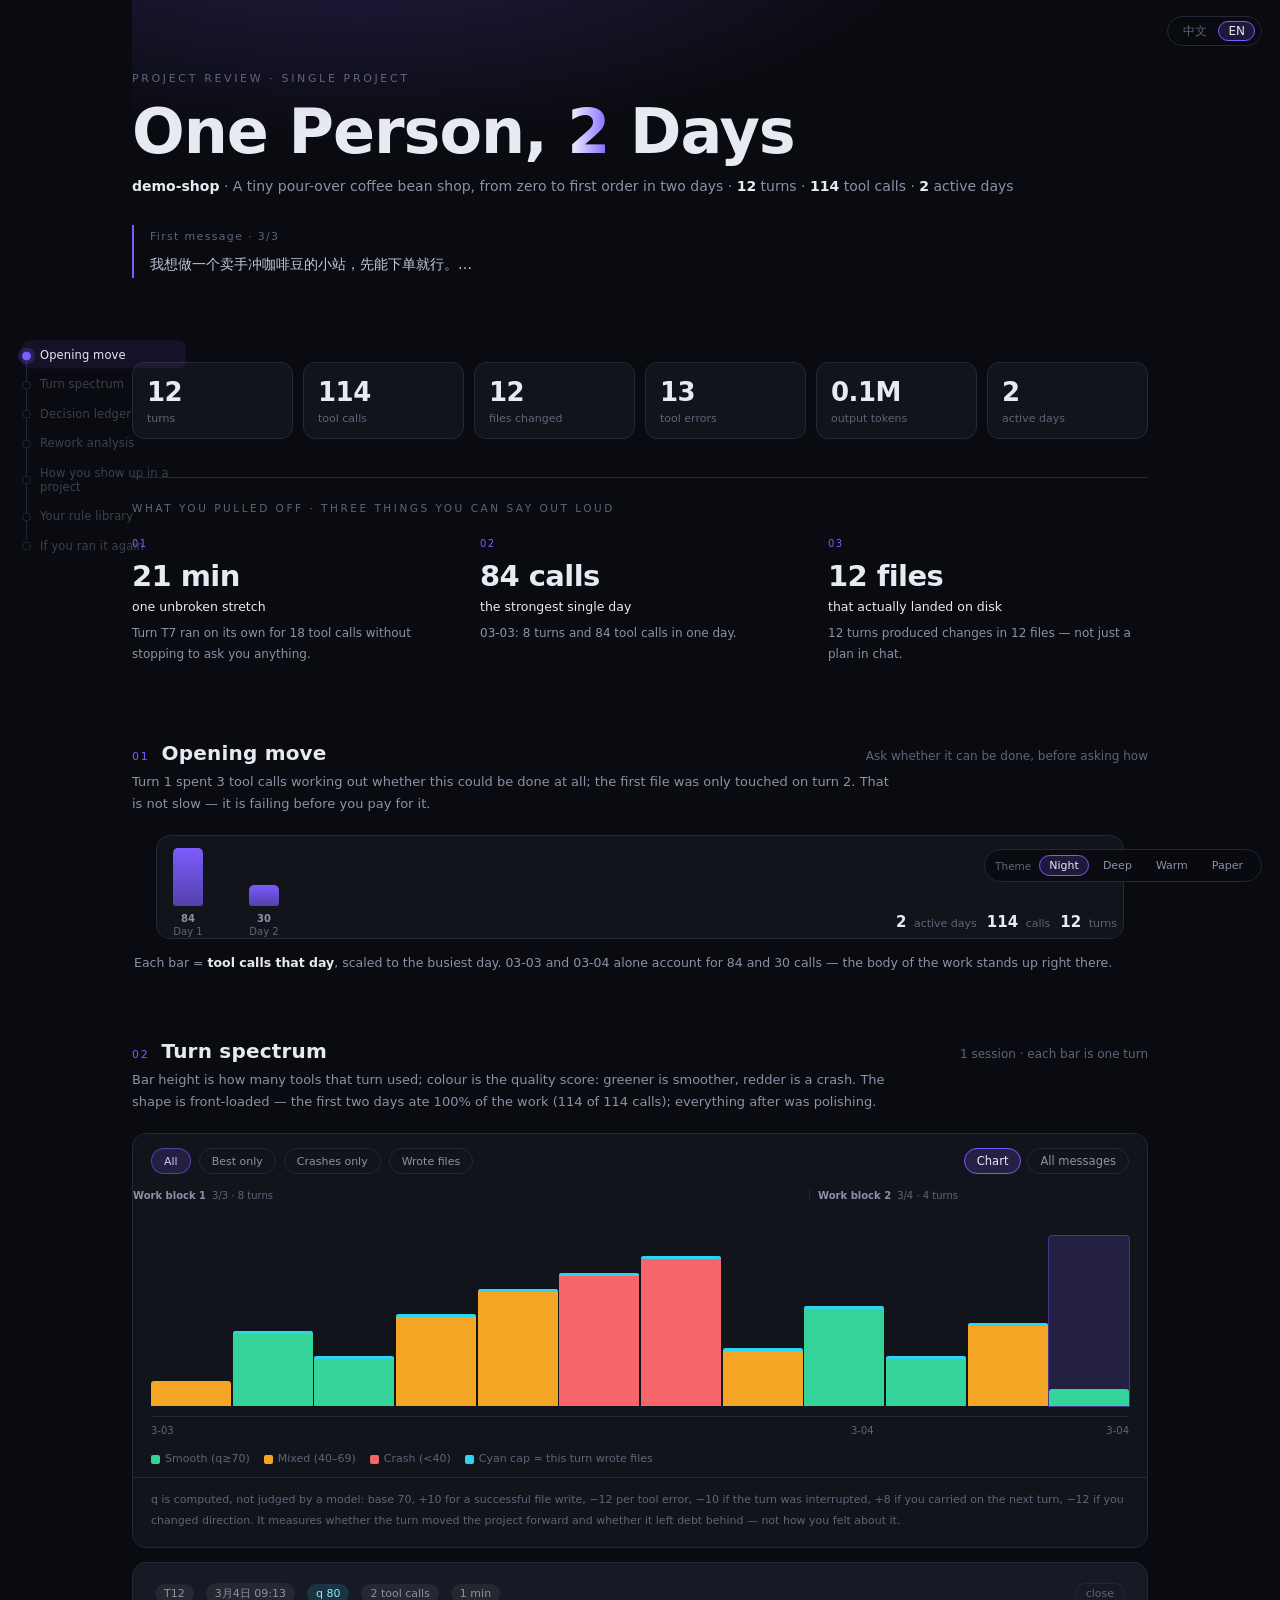
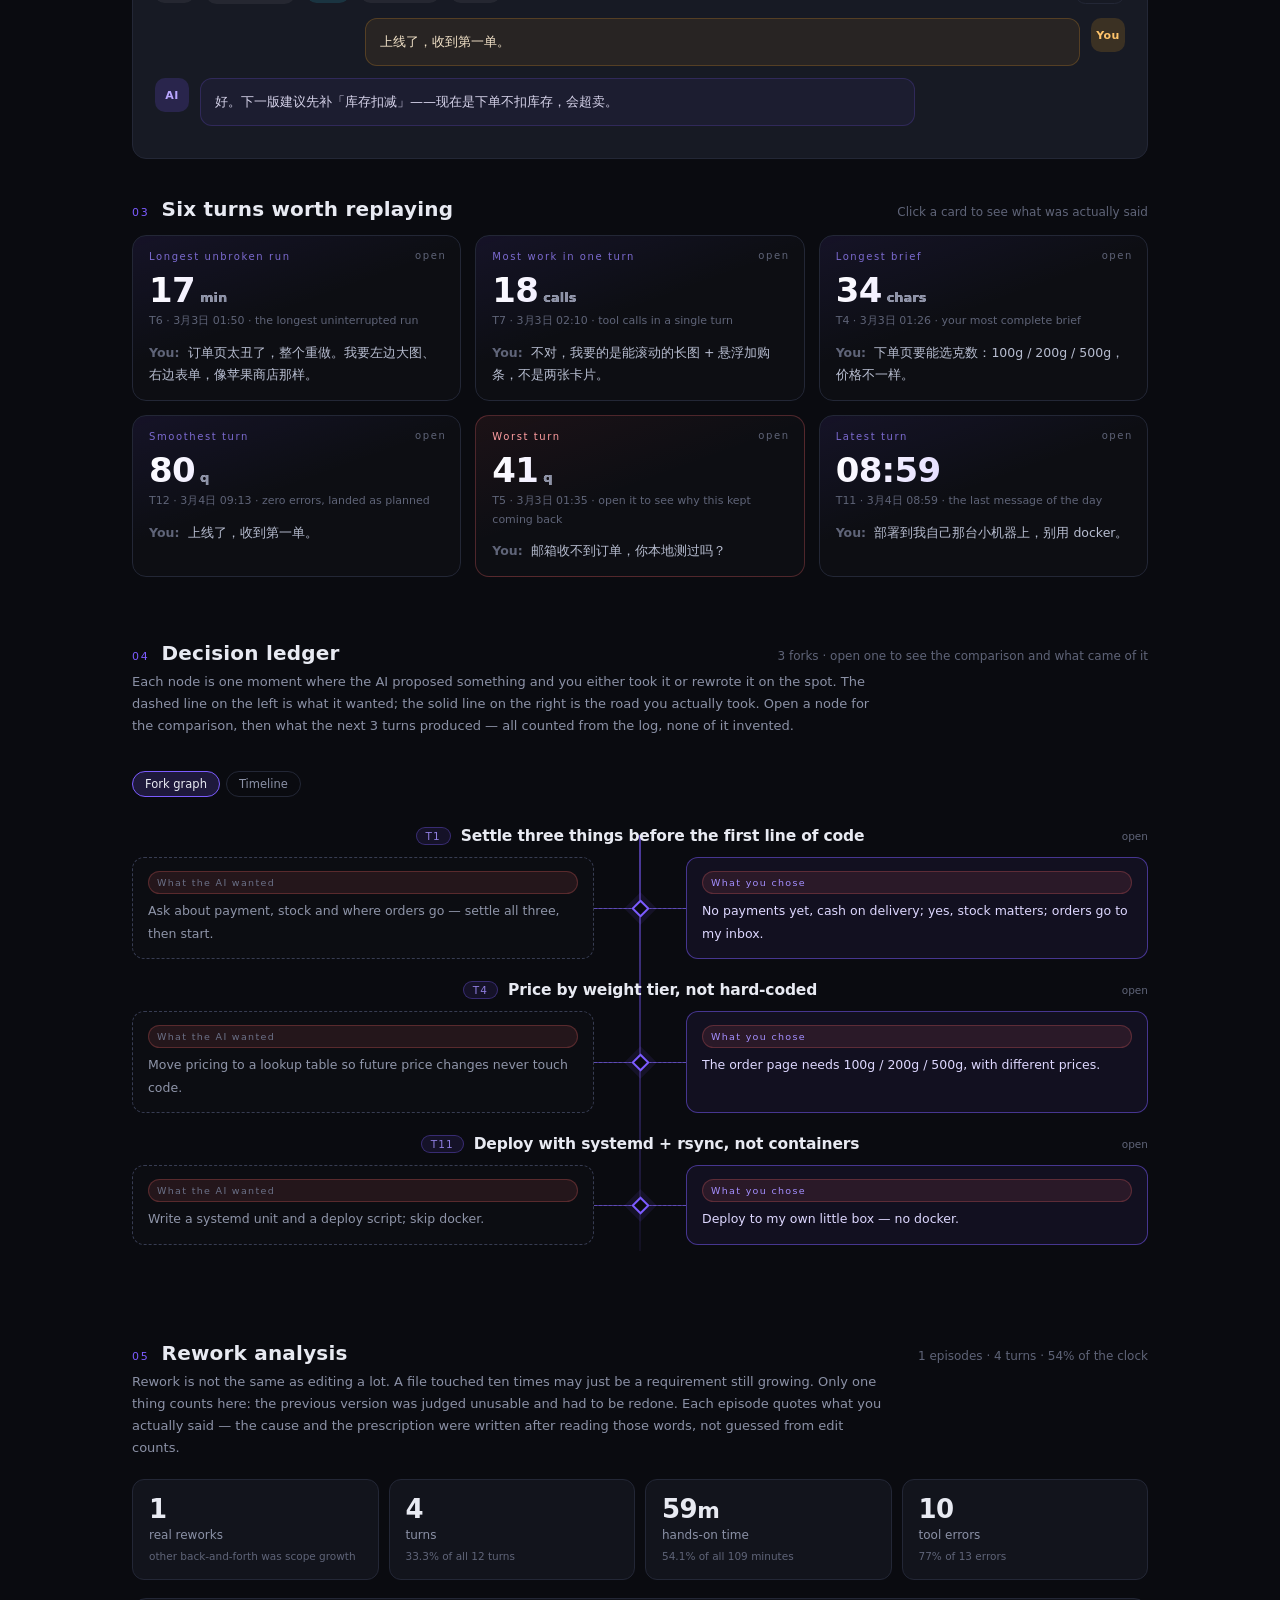
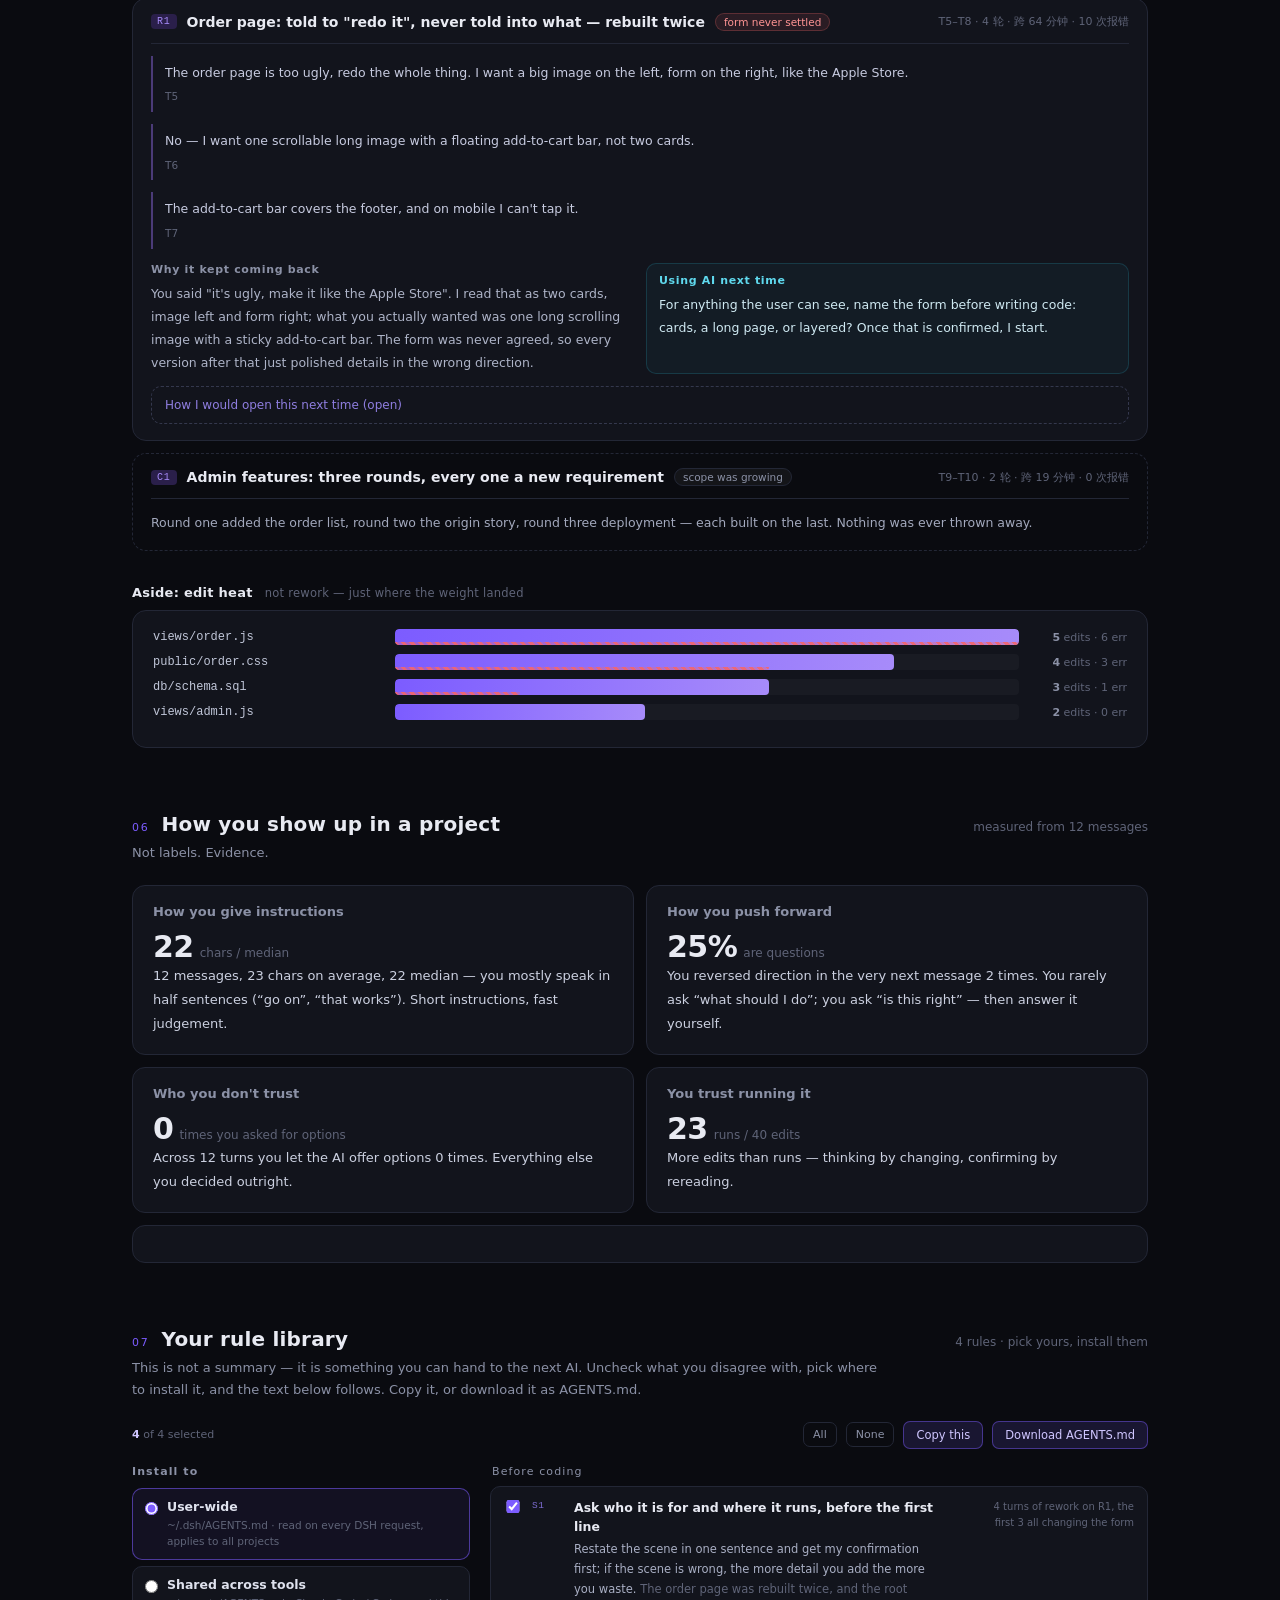
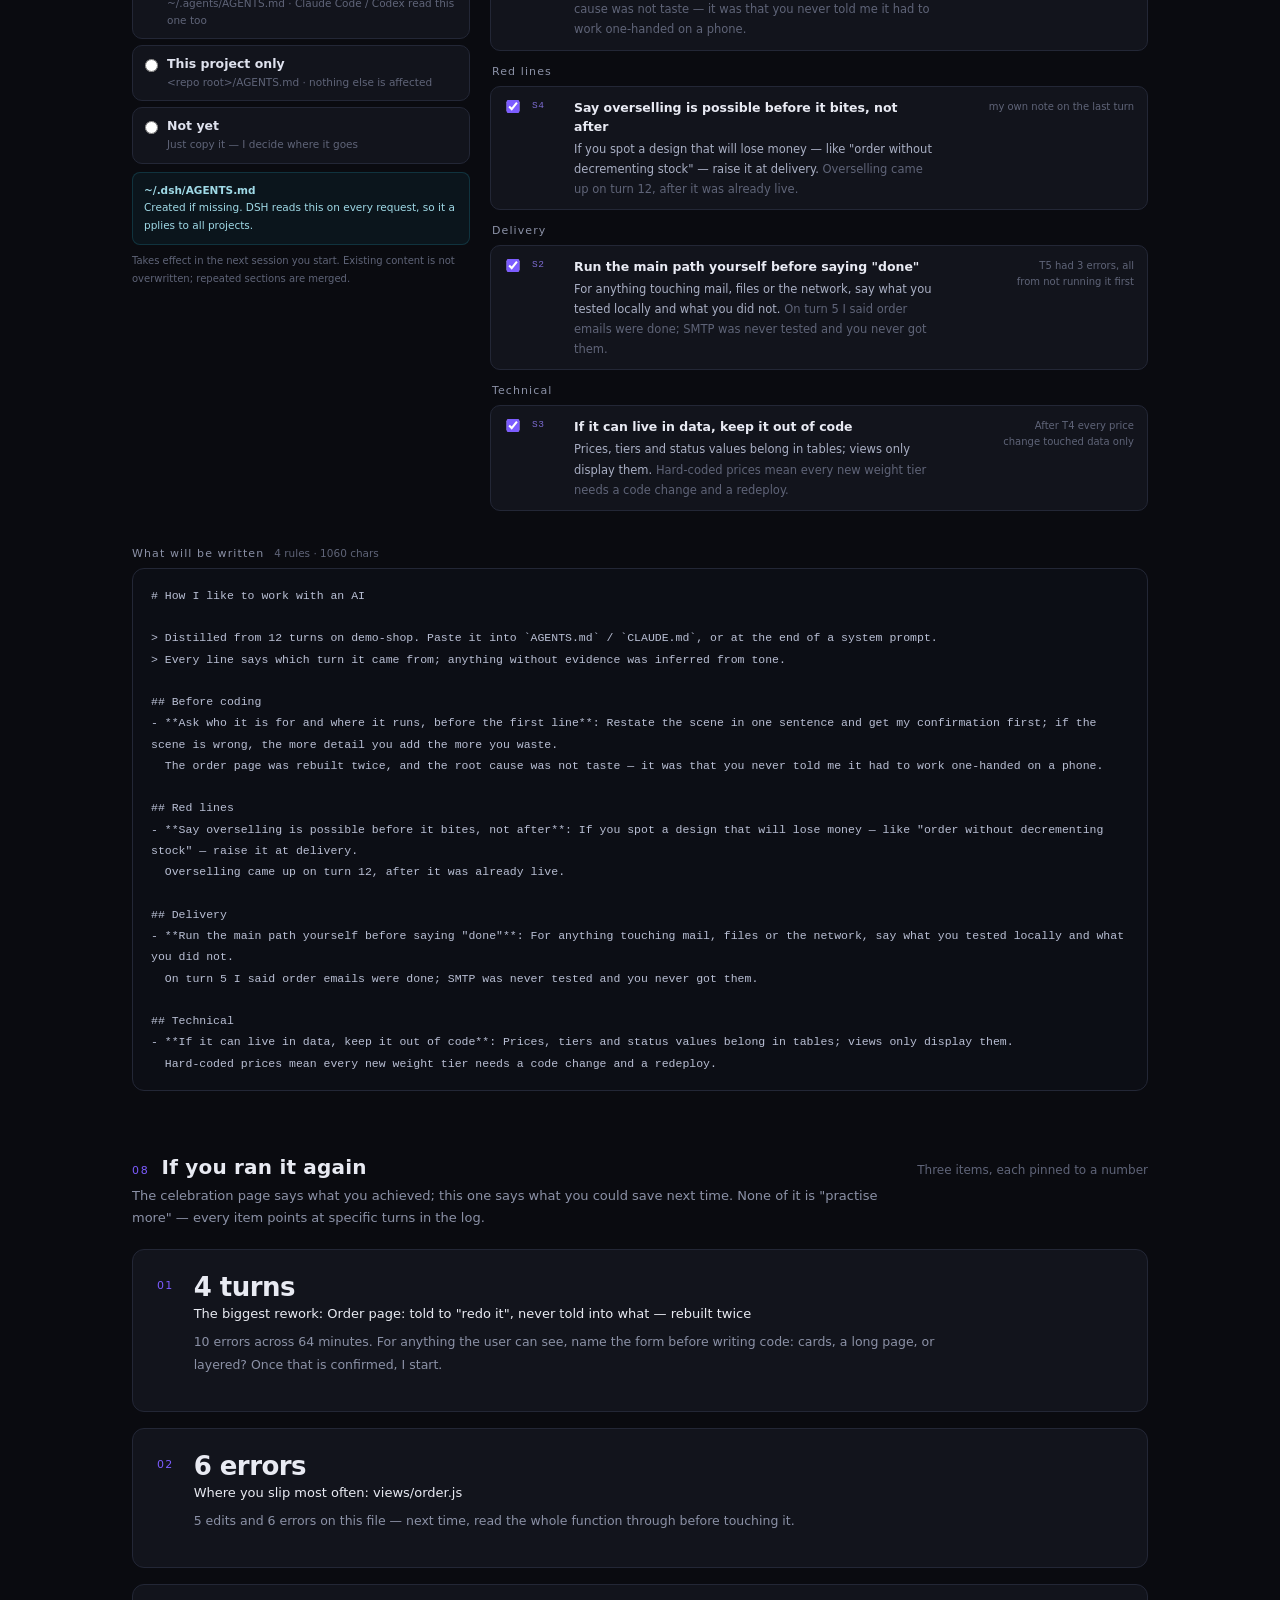
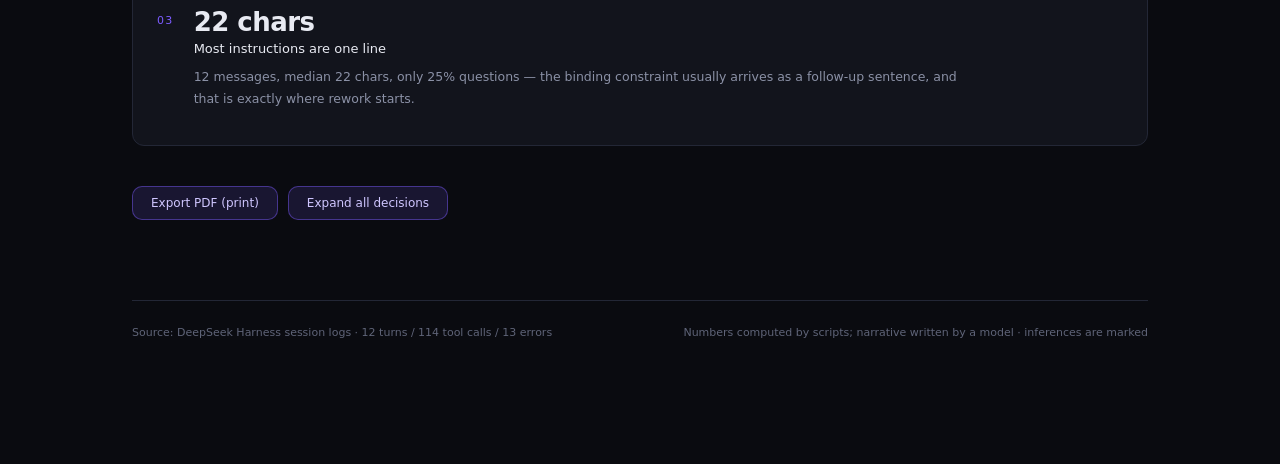
<file: docs/en/index.html>
<!doctype html>
<html lang="en"><head>
<meta charset="utf-8">
<meta name="viewport" content="width=device-width,initial-scale=1">
<title>demo-shop · One Person, 2 Days</title>
<style>:root{
  --bg:#0a0b10; --card:#12141c; --card2:#171a24; --line:#232736;
  --txt:#e8eaf2; --dim:#8b91a6; --dim2:#5f6478;
  --accent:#7c5cff; --cyan:#2dd4ee; --good:#34d399; --warn:#f5a524; --bad:#f4666a;
  --glow1:rgba(124,92,255,.22); --glow2:rgba(45,212,238,.14);
}
html[data-theme="ice"]{
  --bg:#050b12; --card:#0a141d; --card2:#0e1b26; --line:#1a2c3a;
  --txt:#e6f1f7; --dim:#8aa3b2; --dim2:#5b7484;
  --accent:#22b8d6; --cyan:#38e0c0;
  --glow1:rgba(34,184,214,.22); --glow2:rgba(56,224,192,.14);
}
html[data-theme="amber"]{
  --bg:#0d0a07; --card:#171210; --card2:#1d1714; --line:#332821;
  --txt:#f4ece2; --dim:#a79a8c; --dim2:#77695c;
  --accent:#e0973c; --cyan:#e8b04b;
  --glow1:rgba(224,151,60,.20); --glow2:rgba(232,176,75,.13);
}
*{box-sizing:border-box}
html,body{margin:0;padding:0;background:var(--bg);color:var(--txt);
  font-family:"Segoe UI","Microsoft YaHei",system-ui,-apple-system,sans-serif;
  -webkit-font-smoothing:antialiased;}
body{padding:0 0 120px}
.wrap{max-width:1080px;margin:0 auto;padding:0 32px}
a{color:var(--cyan);text-decoration:none}

/* ---------- hero ---------- */
header{padding:72px 0 20px;position:relative;overflow:hidden}
header:before{content:"";position:absolute;inset:-180px -200px auto -200px;height:520px;
  background:radial-gradient(60% 60% at 30% 20%,color-mix(in srgb, var(--accent) calc(.22 * 100%), transparent),transparent 70%),
             radial-gradient(50% 50% at 75% 0%,rgba(45,212,238,.14),transparent 70%);pointer-events:none}
.kicker{font-size:11px;letter-spacing:.24em;color:var(--dim2);text-transform:uppercase}
h1{font-size:clamp(38px,5.6vw,62px);line-height:1.06;margin:14px 0 10px;font-weight:800;letter-spacing:-1px}
h1 em{font-style:normal;background:linear-gradient(92deg,#fff 0%,#c9c1ff 42%,var(--accent) 100%);
  -webkit-background-clip:text;background-clip:text;color:transparent}
.sub{color:var(--dim);font-size:14px;line-height:1.7}
.sub b{color:var(--txt);font-weight:600}
.firstq{margin-top:26px;border-left:2px solid var(--accent);padding:2px 0 2px 16px;color:#c3c8da;font-size:14px;line-height:1.75}
.firstq .who{color:var(--dim2);font-size:11px;letter-spacing:.12em;display:block;margin-bottom:6px}

/* ---------- generic ---------- */
section{margin-top:64px}
.h2{display:flex;align-items:baseline;gap:12px;margin:0 0 6px}
.h2 h2{font-size:20px;margin:0;font-weight:700;letter-spacing:.2px}
.h2 .idx{font-size:11px;color:var(--accent);letter-spacing:.16em;font-variant-numeric:tabular-nums}
.h2 .note{color:var(--dim2);font-size:12px;margin-left:auto}
.lede{color:var(--dim);font-size:13px;line-height:1.7;margin:0 0 20px;max-width:760px}
.card{background:var(--card);border:1px solid var(--line);border-radius:14px}

/* ---------- stats ---------- */
.stats{display:grid;grid-template-columns:repeat(6,1fr);gap:10px}
.stat{background:var(--card);border:1px solid var(--line);border-radius:12px;padding:14px 14px 12px}
.stat b{display:block;font-size:26px;font-weight:700;font-variant-numeric:tabular-nums;letter-spacing:-.5px}
.stat span{font-size:11px;color:var(--dim2)}

/* ---------- days ---------- */
.days{display:flex;gap:14px;align-items:flex-end;height:104px;margin:16px 24px 0}
.day{flex:0 0 auto;width:62px;display:flex;flex-direction:column;justify-content:flex-end;align-items:center;gap:6px;height:100%}
.day .bar{width:30px;flex:none;border-radius:5px 5px 3px 3px;background:linear-gradient(180deg,var(--accent),color-mix(in srgb, var(--accent) 62%, #101320))}
.day.hot .bar{background:linear-gradient(180deg,#2dd4ee,#0e7490)}
.day .lb{white-space:nowrap;font-size:10px;color:var(--dim2);font-variant-numeric:tabular-nums;text-align:center;line-height:1.3}
.day .lb b{display:block;color:var(--dim);font-size:10px}

/* ---------- spectrum ---------- */
.spectrum{padding:20px 18px 8px}
.bars{display:flex;align-items:flex-end;gap:2px;height:170px}
.bar-t{flex:1;position:relative;display:flex;align-items:flex-end;height:100%;cursor:pointer;border-radius:3px 3px 0 0}
.bar-t:hover{background:rgba(255,255,255,.05)}
.bar-t i{display:block;width:100%;border-radius:3px 3px 0 0;transition:height .2s;position:relative}
.bar-t i u{position:absolute;left:0;right:0;top:0;height:3px;background:#2dd4ee;border-radius:3px 3px 0 0}
.bar-t.sel{background:color-mix(in srgb, var(--accent) calc(.16 * 100%), transparent);outline:1px solid color-mix(in srgb, var(--accent) calc(.5 * 100%), transparent)}
.axis{position:relative;height:16px;color:var(--dim2);font-size:10px;margin-top:10px;padding-top:8px;border-top:1px solid var(--line)}
.axis span{position:absolute;top:8px;transform:translateX(-50%);white-space:nowrap}
.axis span:first-child{transform:none}
.axis span:last-child{transform:translateX(-100%)}
.legend{display:flex;gap:14px;font-size:11px;color:var(--dim2);padding:12px 18px 0}
.legend i{display:inline-block;width:9px;height:9px;border-radius:2px;margin-right:5px;vertical-align:middle}
.qnote{font-size:11px;line-height:1.85;color:var(--dim2);padding:12px 18px 16px;border-top:1px solid var(--line);margin-top:12px}
.filters{display:flex;gap:8px;padding:0 18px 14px;flex-wrap:wrap}
.filters button{background:transparent;border:1px solid var(--line);color:var(--dim);border-radius:999px;
  padding:5px 12px;font-size:11px;cursor:pointer;font-family:inherit}
.filters button.on{background:color-mix(in srgb, var(--accent) calc(.16 * 100%), transparent);border-color:color-mix(in srgb, var(--accent) calc(.55 * 100%), transparent);color:#cfc6ff}

/* ---------- detail panel ---------- */
.detail{margin-top:14px;background:var(--card2);border:1px solid var(--line);border-radius:14px;padding:20px 22px;display:none}
.detail.on{display:block}
.detail .head{display:flex;align-items:center;gap:12px;flex-wrap:wrap;margin-bottom:14px}
.pill{font-size:11px;padding:3px 9px;border-radius:999px;background:rgba(255,255,255,.06);color:var(--dim)}
.pill.q{background:rgba(45,212,238,.14);color:#8be9f8}
.pill.e{background:rgba(244,102,106,.14);color:#ff9ea1}
.detail h3{font-size:14px;margin:12px 0 6px;color:var(--dim2);font-weight:600;letter-spacing:.06em}
.detail p{white-space:pre-wrap;font-size:13.5px;line-height:1.85;color:#d6dae8;margin:0}
.detail .u{color:#ffd9a8}
.detail .aibody{max-height:420px;overflow:auto;padding-right:6px}
.detail .x{margin-left:auto;font-size:11px;color:var(--dim2);cursor:pointer;border:1px solid var(--line);
  border-radius:999px;padding:3px 10px;transition:.16s}
.detail .x:hover{color:#fff;border-color:#4a4470}

/* ---- 对话气泡 ---- */
.bub{display:flex;gap:11px;margin:12px 0;max-width:760px}
.bub .who{flex:0 0 34px;height:34px;border-radius:10px;display:flex;align-items:center;justify-content:center;
  font-size:11px;font-weight:700;letter-spacing:.04em}
.bub .txt{flex:1;min-width:0;border-radius:12px;padding:11px 14px;font-size:13px;line-height:1.85;
  white-space:pre-wrap;word-break:break-word}
.bub.u{margin-left:auto;flex-direction:row-reverse}
.bub.u .who{background:rgba(245,165,36,.16);color:#ffc46b}
.bub.u .txt{background:rgba(245,165,36,.075);border:1px solid rgba(245,165,36,.22);color:#f2e2c8}
.bub.a .who{background:color-mix(in srgb, var(--accent) calc(.18 * 100%), transparent);color:#b9a6ff}
.bub.a .txt{background:color-mix(in srgb, var(--accent) calc(.06 * 100%), transparent);border:1px solid color-mix(in srgb, var(--accent) calc(.2 * 100%), transparent);color:#d6d3ea}
.bub .bd.clamp{max-height:calc(1.85em*13);overflow:hidden;
  -webkit-mask-image:linear-gradient(#000 72%,rgba(0,0,0,.15));mask-image:linear-gradient(#000 72%,rgba(0,0,0,.15))}
.bub .more{margin-top:9px;background:none;border:1px solid var(--line);color:#b9bdd0;
  border-radius:999px;padding:2px 10px;font-size:10.5px;cursor:pointer;font-family:inherit}
.bub .more:hover{color:#fff;border-color:#4a4470}

/* ---- 文件浮层 ---- */
.files{position:relative;display:inline-block;margin:6px 0 2px}
.fsum{font-size:11px;color:var(--dim2);border:1px dashed #333850;border-radius:999px;padding:4px 11px;cursor:default}
.files:hover .fsum{color:#c6cbe0;border-color:#4b456e}
.fpop{display:none;position:absolute;left:0;bottom:100%;z-index:20;min-width:190px;max-width:340px;
  background:#161824;border:1px solid #2c3044;border-radius:10px;padding:9px 10px;box-shadow:0 14px 40px -12px #000}
.fpop:after{content:"";position:absolute;left:0;right:0;bottom:-12px;height:12px}
.files:hover .fpop{display:block}
.fph{font-size:10px;color:var(--dim2);margin-bottom:6px}
.fit{display:block;font-family:Consolas,monospace;font-size:11.5px;color:#a9b0c6;padding:3px 5px;border-radius:5px;cursor:pointer}
.fit:hover{background:color-mix(in srgb, var(--accent) calc(.12 * 100%), transparent);color:#dcd6ff}

/* ---- 卡片里新增的块 ---- */
.why{margin:0 0 12px}
.why b,.fixb b{display:block;font-size:10px;letter-spacing:.14em;color:#7c6bd0;margin-bottom:5px}
.why p,.fixb p{margin:0;font-size:12.5px;line-height:1.85;color:#c6cbd9;white-space:pre-wrap}
.fixb{margin-top:12px;border-left:2px solid rgba(45,212,238,.5);padding-left:12px}
.fixb b{color:#6fd8ea}
.rwl{border:1px solid var(--line);border-radius:10px;overflow:hidden;margin-bottom:12px}
.rwlh{font-size:10.5px;color:var(--dim2);padding:8px 11px;background:rgba(255,255,255,.025)}
.rwrow{display:grid;grid-template-columns:52px 1fr 46px;gap:9px;align-items:start;padding:8px 11px;border-top:1px solid var(--line)}
.rwrow .tn{font-size:10.5px;color:#8f7ee0;font-variant-numeric:tabular-nums;padding-top:2px}
.rwrow .tx{font-size:12px;line-height:1.75;color:#c6cbd9}
.rwrow .er{font-size:10.5px;color:#ff9ea1;text-align:right;padding-top:2px}
.pick.rwk{border-color:rgba(244,102,106,.28);background:linear-gradient(160deg,rgba(244,102,106,.08),rgba(255,255,255,.015) 46%)}
.pick.rwk .k em{color:#ff9ea1}

/* ---- 起手式说明 ---- */
.days-note{margin:12px 2px 0;font-size:12.5px;line-height:1.9;color:var(--dim)}
.days-note b{color:var(--txt);font-weight:600}

/* ---- 返工处的提示词 ---- */
.pr{margin-top:12px;border:1px dashed #34384d;border-radius:10px;padding:0 13px 0}
.prb{width:100%;text-align:left;background:none;border:0;color:#8f7ee0;font-size:12px;padding:11px 0;cursor:pointer;font-family:inherit}
.prb:hover{color:#b9a6ff}
.prc{display:none;margin:0 0 13px;padding:12px 14px;background:#0d0f16;border:1px solid #262a3b;border-radius:8px;
  font-family:Consolas,"Microsoft YaHei",monospace;font-size:12px;line-height:1.85;color:#c9d0e4;white-space:pre-wrap}
.pr.on .prc{display:block}

/* ---- 决策树：对照 + 推演 ---- */
.flowhint{font-size:11.5px;color:var(--dim2);margin:14px 0 0}
.vbar{margin:14px 0 4px;padding:11px 14px;border-radius:11px;font-size:12px;line-height:1.8;
  background:rgba(255,255,255,.022);border:1px solid var(--line);color:var(--dim)}
.vbar b{color:var(--txt);font-weight:600}
.vbar.on{background:rgba(245,165,36,.07);border-color:rgba(245,165,36,.32);color:#e8d3ad}
.vbar.on b{color:#ffd9a8}
.vbar button{margin-left:8px;background:rgba(245,165,36,.16);border:1px solid rgba(245,165,36,.45);color:#ffd9a8;
  border-radius:999px;padding:2px 10px;font-size:11px;cursor:pointer;font-family:inherit}
.dnode-h{position:relative;cursor:pointer}
.dnode-h .op{position:absolute;right:0;top:50%;transform:translateY(-50%);font-size:10.5px;color:var(--dim2)}
.dnode-h:hover .op{color:#b9a6ff}
.cmp{display:grid;grid-template-columns:1fr 1fr;gap:12px;margin-top:14px}
.cmp .cc{border:1px solid var(--line);border-radius:10px;padding:11px 13px;background:rgba(255,255,255,.018)}
.cmp .cc.me{border-color:color-mix(in srgb, var(--accent) calc(.35 * 100%), transparent);background:color-mix(in srgb, var(--accent) calc(.06 * 100%), transparent)}
.cmp h5{margin:0 0 6px;font-size:10px;letter-spacing:.12em;color:var(--dim2)}
.cmp p{margin:0;font-size:12.5px;line-height:1.8;color:#c6cbd9}
.cf{margin-top:14px;border-left:2px solid color-mix(in srgb, var(--accent) calc(.5 * 100%), transparent);padding-left:12px}
.cf .tag{display:block;font-size:10px;letter-spacing:.12em;color:#a78bfa;margin-bottom:4px}
.cf p{margin:0;font-size:12.5px;line-height:1.85;color:#c6cbd9}
.res{margin-top:12px;border-left:2px solid rgba(45,212,238,.5);padding-left:12px}
.res .tag{display:block;font-size:10px;letter-spacing:.12em;color:#5fd9ee;margin-bottom:4px}
.res p{margin:0;font-size:12.5px;line-height:1.85;color:#cfe9f2}
.vbtn{margin-top:12px;background:rgba(255,255,255,.03);border:1px dashed #3b3f56;color:#9aa0b5;
  border-radius:9px;padding:8px 13px;font-size:12px;cursor:pointer;font-family:inherit;transition:.16s}
.dfork .arm p{display:-webkit-box;-webkit-line-clamp:2;-webkit-box-orient:vertical;overflow:hidden}
.vbtn:hover{border-color:#f5a524;color:#ffd9a8;background:rgba(245,165,36,.07)}
.dnode.virt .vbtn{border-style:solid;border-color:rgba(245,165,36,.55);color:#ffd9a8;background:rgba(245,165,36,.1)}
.dnode.virt .arm.no{border-color:rgba(245,165,36,.55);background:rgba(245,165,36,.08);color:#f3dfbe}
.dnode.virt .arm.no .tag{color:#f5a524}
.dnode.virt .arm.yes{border-style:dashed;border-color:#373c52;background:rgba(255,255,255,.012);color:#8f95a9}
.dnode.virt .arm.yes .tag{color:#6b7188}
.dnode.virt .dfork-c .dot{border-color:#f5a524;box-shadow:0 0 0 5px rgba(245,165,36,.1)}
.dnode.aftervirt{opacity:.5}
.dnode.aftervirt .dnode-h:after{content:"在推演路径上，这一步不一定还成立";font-size:10px;color:#f5a524;
  display:inline-block;margin-left:10px;opacity:.9}

/* ---------- picks ---------- */
.picks{display:grid;grid-template-columns:repeat(3,minmax(0,1fr));gap:14px;margin-top:14px}
.pick{position:relative;overflow:hidden;background:linear-gradient(160deg,color-mix(in srgb, var(--accent) calc(.10 * 100%), transparent),rgba(255,255,255,.015) 46%);
  border:1px solid var(--line);border-radius:14px;padding:15px 16px 13px;cursor:pointer;transition:transform .2s,border-color .2s,box-shadow .2s}
.pick:after{content:"";position:absolute;inset:0;border-radius:14px;
  background:radial-gradient(130% 90% at 100% 0,rgba(45,212,238,.10),transparent 62%);opacity:0;transition:.25s;pointer-events:none}
.pick:hover{border-color:color-mix(in srgb, var(--accent) calc(.5 * 100%), transparent);transform:translateY(-2px);box-shadow:0 10px 30px rgba(0,0,0,.35)}
.pick:hover:after{opacity:1}
.pick.open{grid-column:1/-1;cursor:default;transform:none;border-color:color-mix(in srgb, var(--accent) calc(.55 * 100%), transparent)}
.pick .k{font-size:10px;letter-spacing:.16em;color:var(--dim2);display:flex;align-items:center;gap:7px}
.pick .k em{font-style:normal;color:#7c6bd0;font-variant-numeric:tabular-nums}
.pick .big{font-size:34px;font-weight:800;line-height:1.15;margin:9px 0 2px;letter-spacing:-.02em;
  background:linear-gradient(120deg,#fff,#b9a8ff);-webkit-background-clip:text;background-clip:text;color:transparent}
.pick .big span{font-size:13px;font-weight:600;margin-left:5px;letter-spacing:0;color:var(--dim);-webkit-text-fill-color:var(--dim)}
.pick .sub{font-size:11px;color:var(--dim2);font-variant-numeric:tabular-nums}
.pick .q3{margin-top:11px;font-size:12.5px;line-height:1.8;color:#b7bdd0;display:-webkit-box;-webkit-line-clamp:3;
  -webkit-box-orient:vertical;overflow:hidden}
.pick .q3 b{color:var(--dim2);font-weight:600;margin-right:4px}
.pick.open .q3{color:#cbd1e2}
.pick .pbody{display:none;margin-top:14px;border-top:1px solid var(--line);padding-top:14px}
.pick.open .pbody{display:block}
.pick .pbody h5{margin:0 0 6px;font-size:10px;letter-spacing:.14em;color:var(--dim2);font-weight:600}
.pick .pbody p{margin:0 0 12px;font-size:12.5px;line-height:1.85;color:#c6cbd9;white-space:pre-wrap}
.pick .pbody .fl{font-family:Consolas,monospace;font-size:11px;color:#8b91a6;line-height:1.9}
.pick .hint{position:absolute;right:14px;top:14px;font-size:10px;color:var(--dim2)}
.pick.open .hint:after{content:"收起"}
.pick:not(.open) .hint:after{content:"展开"}

/* ---------- flow / decision tree ---------- */
.modes{display:flex;align-items:center;gap:12px;margin:16px 0 0;flex-wrap:wrap}
.sw{display:inline-flex;align-items:center;gap:9px;background:var(--card);border:1px solid var(--line);color:var(--dim);
  padding:8px 14px 8px 10px;border-radius:999px;font-size:12px;cursor:pointer;font-family:inherit;transition:.2s}
.sw i{width:30px;height:17px;border-radius:999px;background:rgba(255,255,255,.1);position:relative;transition:.2s}
.sw i:before{content:"";position:absolute;left:3px;top:3px;width:11px;height:11px;border-radius:50%;
  background:#8b91a6;transition:.2s}
.sw i b{position:absolute;left:3px;top:3px;width:11px;height:11px;border-radius:50%;background:#8b91a6;transition:.2s;z-index:2}
.sw.on{border-color:rgba(245,165,36,.6);color:#ffd9a8}
.sw.on i{background:rgba(245,165,36,.28)}
.sw.on i:before{left:16px;background:#f5a524}
.sw.on i b{left:16px;background:#f5a524}
.mhint{font-size:11px;color:var(--dim2)}
.ifbar{display:none;margin-top:14px;padding:12px 15px;border-radius:11px;font-size:12px;line-height:1.8;
  background:rgba(245,165,36,.07);border:1px solid rgba(245,165,36,.3);color:#e8d3ad}
body.ifmode .ifbar{display:block}
.flow{position:relative;margin-top:26px;padding-bottom:10px}
.flow:before{content:"";position:absolute;left:50%;top:8px;bottom:26px;width:2px;transform:translateX(-1px);
  background:linear-gradient(180deg,color-mix(in srgb, var(--accent) calc(.6 * 100%), transparent),color-mix(in srgb, var(--accent) calc(.08 * 100%), transparent))}
.dnode{position:relative;margin-bottom:22px}
.dnode-h{display:flex;align-items:center;gap:10px;justify-content:center;margin-bottom:12px}
.dnode-h .n{font-size:10.5px;letter-spacing:.1em;color:#8f7ee0;font-variant-numeric:tabular-nums;
  border:1px solid color-mix(in srgb, var(--accent) calc(.35 * 100%), transparent);border-radius:999px;padding:2px 9px;background:color-mix(in srgb, var(--accent) calc(.1 * 100%), transparent)}
.dnode-h .t{font-size:15.5px;font-weight:700;letter-spacing:-.01em;cursor:pointer}
.dnode-h .t:hover{color:#cfc6ff}
.dfork{display:grid;grid-template-columns:minmax(0,1fr) 92px minmax(0,1fr);align-items:stretch}
.dfork > .arm.no{grid-column:1}
.dfork > .dfork-c{grid-column:2}
.dfork > .arm.yes{grid-column:3}
.dfork-c{position:relative;display:flex;align-items:center;justify-content:center;
  --cno:#373c52; --cyes:color-mix(in srgb, var(--accent) calc(.55 * 100%), transparent); --cdot:var(--accent); --cdot-halo:color-mix(in srgb, var(--accent) calc(.10 * 100%), transparent);
  --cno-style:dashed; --cyes-style:solid}
.dfork-c:before,.dfork-c:after{content:"";position:absolute;top:50%;width:100%}
.dfork-c:before{left:0;border-top:1px var(--cno-style) var(--cno)}
.dfork-c:after{right:0;border-top:1px var(--cyes-style) var(--cyes)}
.dfork-c .dot{width:13px;height:13px;transform:rotate(45deg);background:var(--bg);border:2px solid var(--cdot);
  box-shadow:0 0 0 5px var(--cdot-halo);position:relative;z-index:2}
.arm{border-radius:12px;padding:13px 15px;font-size:12.5px;line-height:1.8;position:relative;transition:.22s}
.arm .tag{font-size:9.5px;letter-spacing:.14em;display:block;margin-bottom:6px}
.arm p{margin:0;display:-webkit-box;-webkit-line-clamp:3;-webkit-box-orient:vertical;overflow:hidden}
.arm.no{border:1px dashed #373c52;background:rgba(255,255,255,.012);color:#8f95a9}
.arm.no .tag{color:#6b7188}
.arm.yes{border:1px solid color-mix(in srgb, var(--accent) calc(.5 * 100%), transparent);background:color-mix(in srgb, var(--accent) calc(.07 * 100%), transparent);color:#ded8ff}
.arm.yes .tag{color:#a48fff}
.dnode.open .arm.no p,.dnode.open .arm.yes p{display:block;-webkit-line-clamp:unset}
.dnode-b{display:none;margin-top:4px}
.dnode.open .dnode-b{display:block}
.ifnote{display:none;margin-top:12px;padding:12px 15px;border-radius:11px;font-size:12px;line-height:1.85;
  background:rgba(245,165,36,.06);border:1px solid rgba(245,165,36,.25);color:#e8d3ad}
.ifnote .tag{display:block;font-size:9.5px;letter-spacing:.14em;color:#f5a524;margin-bottom:5px}
body.ifmode .ifnote{display:block}
body.ifmode .arm.no{border:1px solid rgba(245,165,36,.55);background:rgba(245,165,36,.07);color:#f3dfbe;order:3}
body.ifmode .arm.no .tag{color:#f5a524}
body.ifmode .arm.yes{border-style:dashed;border-color:#373c52;background:rgba(255,255,255,.012);color:#8f95a9}
body.ifmode .arm.yes .tag{color:#6b7188}
body.ifmode .dfork-c:before{border-top-color:var(--warn)}
body.ifmode .dfork-c:after{border-top-style:dashed}
body.ifmode .dfork-c .dot{border-color:var(--warn);box-shadow:0 0 0 5px rgba(245,165,36,.10)}
.quote{font-size:13px;line-height:1.8;color:#c8cddf;white-space:pre-wrap;max-height:260px;overflow:auto;
  border-left:2px solid var(--line);padding-left:12px;margin-top:10px}
.qt{font-size:10px;letter-spacing:.14em;color:var(--dim2);font-weight:600;margin:18px 0 0}
.cost{display:flex;gap:16px;margin-top:14px;font-size:11px;color:var(--dim2)}
.cost b{color:var(--dim);font-weight:600}
/* 决策对比：事实（实线）与推演（虚线）必须一眼分得开 */
.cf{margin-top:14px;background:rgba(245,165,36,.06);border:1px solid rgba(245,165,36,.22);
  border-radius:11px;padding:13px 15px;font-size:12.5px;line-height:1.8;color:#e8d3ad}
.cf .tag{color:#f5a524;font-size:10px;letter-spacing:.14em;display:block;margin-bottom:6px}
.cf.fact{border-style:solid}
.cf.infer{border-style:dashed;background:rgba(167,139,250,.05);border-color:rgba(167,139,250,.34)}
.cf.infer .tag{color:#a78bfa}
.cf.infer .tag::after{content:' · 不是日志里的记录';letter-spacing:.04em;opacity:.75;color:#8b8fa6}

/* ---------- hotspots ---------- */
.hot{padding:18px 20px}
.hrow{display:flex;align-items:center;gap:12px;margin-bottom:9px}
.hrow .f{width:230px;flex:none;font-size:12px;color:#c0c6d8;font-family:Consolas,monospace;overflow:hidden;text-overflow:ellipsis;white-space:nowrap}
.hrow .b{flex:1;height:16px;background:rgba(255,255,255,.03);border-radius:4px;overflow:hidden;position:relative}
.hrow .b i{display:block;height:100%;background:linear-gradient(90deg,var(--accent),#a78bfa);border-radius:4px}
.hrow .b u{position:absolute;left:0;bottom:0;height:3px;background:repeating-linear-gradient(45deg,rgba(244,102,106,.9) 0 3px,rgba(244,102,106,.35) 3px 6px);border-radius:0 0 4px 4px}
.hrow .v{width:96px;flex:none;text-align:right;font-size:11px;color:var(--dim2);font-variant-numeric:tabular-nums}
.hrow .v b{color:var(--dim)}

/* ---------- style ---------- */
.grid2{display:grid;grid-template-columns:1fr 1fr;gap:12px}
.sbox{background:var(--card);border:1px solid var(--line);border-radius:13px;padding:18px 20px}
.sbox h4{margin:0 0 10px;font-size:13px;color:var(--dim);font-weight:600}
.sbox p{margin:0;font-size:13px;line-height:1.85;color:#cbd0e0}
.big{font-size:30px;font-weight:700;font-variant-numeric:tabular-nums;letter-spacing:-.5px}
.big small{font-size:12px;color:var(--dim2);font-weight:400;margin-left:6px;letter-spacing:0}
.askbox{margin-top:12px}
.askbox .q{font-size:13px;color:#e6e9f5;line-height:1.7;margin-bottom:12px}
.opt{display:flex;gap:10px;align-items:flex-start;padding:9px 12px;border-radius:9px;font-size:12.5px;color:#9aa0b5;border:1px solid transparent;margin-bottom:6px}
.opt.pick{background:rgba(52,211,153,.07);border-color:rgba(52,211,153,.28);color:#c8f0e2}
.opt .k{color:var(--dim2);font-variant-numeric:tabular-nums}
.opt.pick .k{color:#34d399}

/* ---------- distill ---------- */
.dl{display:grid;grid-template-columns:1fr 1fr;gap:12px}
.dcard{background:var(--card);border:1px solid var(--line);border-radius:13px;padding:18px 20px;position:relative;overflow:hidden}
.dcard:before{content:"";position:absolute;left:0;top:0;bottom:0;width:2px;background:var(--accent);opacity:.7}
.dcard h4{margin:0 0 8px;font-size:14px;font-weight:650}
.dcard p{margin:0 0 10px;font-size:12.5px;line-height:1.8;color:#a9afc2}
.dcard .ev{font-size:11px;color:var(--dim2);font-variant-numeric:tabular-nums}
.dcard .ev b{color:#8be9f8;font-weight:600}

/* 返工分析 */
.h3{margin:34px 0 10px;font-size:13px;font-weight:700;color:var(--fg);letter-spacing:.02em}
.h3 .n{margin-left:12px;font-weight:400;font-size:11.5px;color:var(--dim2)}
.rwtot{display:grid;grid-template-columns:repeat(4,minmax(0,1fr));gap:10px;margin:18px 0}
.rt{background:var(--card);border:1px solid var(--line);border-radius:12px;padding:14px 16px}
.rt b{display:block;font-size:26px;letter-spacing:-.02em;font-variant-numeric:tabular-nums}
.rt span{display:block;font-size:12px;color:var(--dim);margin-top:4px}
.rt em{display:block;font-size:10.5px;font-style:normal;color:var(--dim2);margin-top:6px;line-height:1.55}
.rw{background:var(--card);border:1px solid var(--line);border-radius:14px;padding:0 18px 16px;margin-bottom:12px}
.rw-h{display:flex;align-items:center;gap:10px;padding:14px 0 12px;border-bottom:1px solid var(--line);flex-wrap:wrap}
.rw-id{font-size:10px;padding:2px 6px;border-radius:4px;background:#2a1f4a;color:#a78bfa;letter-spacing:.08em;font-family:Consolas,monospace}
.rw-h b{font-size:14px}
.tag{font-size:10.5px;padding:2px 8px;border-radius:20px;background:rgba(255,107,107,.1);color:#ff9494;border:1px solid rgba(255,107,107,.24)}
.rw-meta{margin-left:auto;font-size:11px;color:var(--dim2);font-variant-numeric:tabular-nums}
.rw-q{margin:12px 0 0;padding:6px 0 6px 12px;border-left:2px solid #4b3b78;font-size:12.5px;line-height:1.8;color:#c7cbe0}
.rw-q span{display:block;margin-top:3px;font-size:10.5px;color:var(--dim2)}
.rw-2{display:grid;grid-template-columns:1fr 1fr;gap:12px;margin-top:14px}
.rw-2 h5{margin:0 0 6px;font-size:11px;letter-spacing:.06em;color:var(--dim);font-weight:600}
.rw-2 p{margin:0;font-size:12.5px;line-height:1.85;color:#aeb4c8}
.rw-2 .fix{background:rgba(45,212,238,.045);border:1px solid rgba(45,212,238,.16);border-radius:10px;padding:10px 12px}
.rw-2 .fix h5{color:#5fd9ee}
.rw-2 .fix p{color:#cfe9f2}
.rw-c{border-style:dashed;background:transparent}
.rw-c .tag{background:rgba(255,255,255,.04);color:var(--dim);border-color:var(--line)}
.rw-p{margin:12px 0 0;font-size:12.5px;line-height:1.85;color:#a3a9bd}

.libwrap{display:grid;grid-template-columns:338px minmax(0,1fr);gap:20px;margin-top:16px;align-items:start}
.libside h4{margin:0 0 10px;font-size:11px;letter-spacing:.1em;color:var(--dim);font-weight:600}
.tgt{display:flex;gap:9px;align-items:flex-start;padding:10px 12px;border:1px solid var(--line);border-radius:10px;
  background:var(--card);margin-bottom:6px;cursor:pointer;transition:.15s}
.tgt:hover{border-color:#3a3f57}
.tgt input{margin:3px 0 0;accent-color:var(--accent)}
.tgt span b{display:block;font-size:12.5px;font-weight:600;color:#dfe2ee}
.tgt span em{display:block;margin-top:3px;font-size:10.5px;font-style:normal;color:var(--dim2);line-height:1.55}
.tgt:has(input:checked){border-color:color-mix(in srgb, var(--accent) calc(.55 * 100%), transparent);background:color-mix(in srgb, var(--accent) calc(.08 * 100%), transparent)}
.tgtpath{margin-top:8px;padding:9px 11px;border-radius:8px;background:rgba(45,212,238,.05);
  border:1px solid rgba(45,212,238,.16);font-size:10.5px;line-height:1.7;color:#9fd9e6;word-break:break-all}
.tgthint{margin-top:7px;font-size:10px;line-height:1.75;color:var(--dim2)}
.lg{margin-bottom:14px}
.lg-h{font-size:11px;letter-spacing:.1em;color:var(--dim);margin:0 0 8px 2px}
.rule{display:grid;grid-template-columns:18px 32px minmax(0,1fr) 190px;gap:10px;align-items:start;
  background:var(--card);border:1px solid var(--line);border-radius:10px;padding:10px 13px;margin-bottom:5px;transition:.15s}
.rule.off{opacity:.34}
.rule input{margin:3px 0 0;accent-color:var(--accent);cursor:pointer}
.rid{font-size:9.5px;color:#7c6bd0;padding-top:3px;letter-spacing:.06em;font-family:Consolas,monospace}
.rc b{font-size:12.5px;font-weight:600;color:#e8eaf3}
.rc p{margin:4px 0 0;font-size:11.5px;line-height:1.75;color:#a9afc4}
.rc p em{font-style:normal;color:var(--dim2)}
.rev{font-size:10px;color:var(--dim2);line-height:1.6;text-align:right;text-wrap:balance;padding-top:2px}
.libbar{display:flex;align-items:center;gap:9px;margin-bottom:12px;flex-wrap:wrap}
.libbar .hint{font-size:11px;color:var(--dim2);margin-right:auto}
.libbar .hint b{color:#cfc6ff;font-weight:600}
.libbar button{background:color-mix(in srgb, var(--accent) calc(.14 * 100%), transparent);border:1px solid color-mix(in srgb, var(--accent) calc(.45 * 100%), transparent);color:#cfc6ff;
  font-size:11.5px;padding:6px 12px;border-radius:7px;cursor:pointer;font-family:inherit}
.libbar button:hover{background:color-mix(in srgb, var(--accent) calc(.26 * 100%), transparent)}
.libbar button.mini{background:transparent;border-color:var(--line);color:var(--dim);padding:5px 9px;font-size:11px}
.libbar button.mini:hover{border-color:#3a3f57;color:var(--fg)}
.genhead{margin:22px 0 8px;font-size:11px;letter-spacing:.1em;color:var(--dim);display:flex;gap:10px;align-items:baseline}
.genhead span{letter-spacing:0;font-size:10.5px;color:var(--dim2)}
.genpre{margin:0;padding:16px 18px;border-radius:12px;border:1px solid var(--line);background:#0c0e15;
  font-family:Consolas,Menlo,monospace;font-size:11.5px;line-height:1.85;color:#b9bfd4;
  max-height:620px;overflow:auto;white-space:pre-wrap}

/* ---------- footer ---------- */
footer{margin-top:80px;border-top:1px solid var(--line);padding-top:22px;color:var(--dim2);font-size:11px;line-height:1.9;display:flex;gap:20px;flex-wrap:wrap}
footer .sp{margin-left:auto}
.actions{display:flex;gap:10px;margin-top:40px}
.actions button{background:color-mix(in srgb, var(--accent) calc(.14 * 100%), transparent);border:1px solid color-mix(in srgb, var(--accent) calc(.45 * 100%), transparent);color:#cfc6ff;
  padding:9px 18px;border-radius:10px;font-size:12px;cursor:pointer;font-family:inherit}
.actions button:hover{background:color-mix(in srgb, var(--accent) calc(.26 * 100%), transparent)}
@media (max-width:820px){
  .stats{grid-template-columns:repeat(3,1fr)}
  .fork,.grid2,.dl{grid-template-columns:1fr}
  .hrow .f{width:130px}
}
@media print{
  body{background:#fff;color:#111}
  .filters,.actions,.hint{display:none}
  .node-b{display:block!important}
  section{page-break-inside:avoid}
}

/* ---- 视图切换 / 对话总览 ---- */
.vtabs{margin-left:auto;display:flex;gap:6px}
.vtabs button{background:none;border:1px solid var(--line);color:var(--dim);border-radius:999px;
  padding:5px 12px;font-size:11.5px;cursor:pointer;font-family:inherit}
.vtabs button.on{border-color:var(--accent);color:var(--txt);background:color-mix(in srgb, var(--accent) 18%, transparent)}
.msgs{display:none;padding:6px 22px 18px;grid-template-columns:repeat(3,minmax(0,1fr));gap:12px}
.msgs.on{display:grid}
.um{border:1px solid var(--line);background:var(--card2);border-radius:12px;padding:12px 14px;
  cursor:pointer;transition:border-color .15s,background .15s;min-width:0}
.um:hover{border-color:#3a3f56;background:#191c27}
.um.open{grid-column:1/-1;border-color:color-mix(in srgb, var(--accent) 40%, transparent)}
.um-h{display:flex;gap:9px;align-items:center;font-size:10.5px;color:var(--dim2);margin-bottom:7px}
.um-n{color:var(--accent);font-family:Consolas,monospace;letter-spacing:.04em}
.um-b{font-size:12.5px;line-height:1.8;color:#c9cfe0;white-space:pre-wrap;
  display:-webkit-box;-webkit-line-clamp:3;-webkit-box-orient:vertical;overflow:hidden}
.um.open .um-b{-webkit-line-clamp:unset;overflow:visible}
.um:hover .um-b{color:#dfe3ee}

/* ---- 主题切换 ---- */
.themes{position:fixed;right:18px;bottom:18px;z-index:90;display:flex;gap:4px;align-items:center;
  background:rgba(10,11,16,.86);border:1px solid var(--line);border-radius:999px;padding:5px 8px;
  backdrop-filter:blur(10px);font-size:10.5px;color:var(--dim2)}
.themes span{margin:0 4px 0 2px}
.themes button{background:none;border:1px solid transparent;border-radius:999px;color:var(--dim);
  padding:3px 9px;font-size:11px;cursor:pointer;font-family:inherit}
.themes button.on{border-color:var(--accent);color:var(--txt);background:color-mix(in srgb, var(--accent) 18%, transparent)}.um-more{grid-column:1/-1;margin:6px 0 0;width:100%;background:none;border:1px dashed var(--line);color:var(--dim);
  border-radius:10px;padding:10px;font-size:12px;cursor:pointer;font-family:inherit}
.um-more:hover{border-color:var(--accent);color:var(--txt)}/* 纸白：反色近似，不是手调浅色 —— 语义色靠 hue-rotate 保回来 */
html[data-theme="paper"]{filter:invert(1) hue-rotate(180deg);background:#fff}
html[data-theme="paper"] .themes{filter:invert(1) hue-rotate(180deg)}
/* ---- 起手式：右侧汇总 ---- */
.days-sum{margin-left:auto;padding:0 6px 2px;font-size:11px;color:var(--dim2);text-align:right;line-height:1.9}
.days-sum b{color:var(--txt);font-size:15px;font-variant-numeric:tabular-nums;margin:0 4px 0 10px;font-weight:600}
.days-sum b:first-child{margin-left:0}

/* ---- 时间轴视图 ---- */
.tl{position:relative;width:100%;height:260px;margin:18px 0 6px;border:1px solid var(--line);border-radius:14px;
  background:linear-gradient(180deg,var(--card2),var(--card));overflow:hidden}
.tl-axis{position:absolute;left:0;right:0;top:50%;height:1px;
  background:linear-gradient(90deg,transparent,var(--line) 8%,var(--line) 92%,transparent)}
.tl-n{position:absolute;width:128px;transform:translateX(-50%);background:none;border:0;color:var(--dim);
  font-family:inherit;font-size:11px;cursor:pointer;padding:6px 8px;border-radius:9px;
  display:flex;flex-direction:column;gap:3px;text-align:left;max-width:150px;transition:.18s}
.tl-n:hover{background:color-mix(in srgb, var(--accent) 12%, transparent);color:var(--txt)}
.tl-n.up{bottom:calc(50% + 12px)}
.tl-n.dn{top:calc(50% + 12px)}
.tl-n:before{content:"";position:absolute;left:10px;width:1px;height:12px;background:var(--line)}
.tl-n.up:before{bottom:-12px}
.tl-n.dn:before{top:-12px}
.tl-k{font-family:Consolas,monospace;color:var(--accent);font-size:10.5px}
.tl-t{color:inherit;line-height:1.45;display:-webkit-box;-webkit-line-clamp:2;-webkit-box-orient:vertical;overflow:hidden}
.tl-d{font-size:10px;color:var(--dim2)}
.tl-n.on{background:color-mix(in srgb, var(--accent) 20%, transparent);color:#fff;box-shadow:0 0 0 1px color-mix(in srgb, var(--accent) 45%, transparent)}
.tlbody{display:none;width:100%;margin-top:14px}
.tlbody.on{display:block}
.tlb{border:1px solid var(--line);border-radius:14px;background:var(--card2);padding:16px 18px}
.tlb-h{display:flex;gap:10px;align-items:baseline;margin-bottom:12px}
.tlb-h .n{font-family:Consolas,monospace;color:var(--accent);font-size:12px}
.tlb-h .t{font-size:15px;font-weight:600}

/* ---- 入场动画 ---- */
.rv{opacity:0;transform:translateY(14px);transition:opacity .55s cubic-bezier(.2,.7,.3,1),transform .55s cubic-bezier(.2,.7,.3,1)}
.rv.in{opacity:1;transform:none}
.bar-t i{transform-origin:bottom;animation:grow .6s cubic-bezier(.2,.8,.3,1) both}
@keyframes grow{from{transform:scaleY(.02)}to{transform:scaleY(1)}}
.day .bar{transform-origin:bottom;animation:grow .55s cubic-bezier(.2,.8,.3,1) both}
@media (prefers-reduced-motion:reduce){.rv,.rv.in{opacity:1;transform:none;transition:none}
  .bar-t i,.day .bar{animation:none}}.msgonly{display:none}
.filters.msgsmode .msgonly{display:inline-block}
.um.on{border-color:color-mix(in srgb, var(--accent) 55%, transparent);
  background:color-mix(in srgb, var(--accent) 9%, var(--card2))}.tl-gap{position:absolute;left:50%;transform:translateX(-50%);top:-26px;font-size:9.5px;color:var(--dim2);
  letter-spacing:.04em;white-space:nowrap}
.tl-n.up .tl-gap{bottom:auto}.mchart{display:inline-block;position:relative;margin-top:14px}
.mrow{display:flex;align-items:flex-end;gap:12px;height:44px;border-bottom:1px solid var(--line)}
.mrow i{position:relative;width:20px;border-radius:4px 4px 0 0;display:block;transition:filter .16s,transform .16s}
.mrow i:hover{filter:brightness(1.2);transform:translateY(-1px)}
.mrow i.g{background:linear-gradient(180deg,#34d399,#0f766e)}
.mrow i.a{background:linear-gradient(180deg,#f5a524,#b45309)}
.mrow i.r{background:linear-gradient(180deg,#f87171,#b91c1c)}
.mrow i s{position:absolute;top:-5px;left:50%;margin-left:-2.5px;width:5px;height:5px;border-radius:50%;
  background:#fda4af;box-shadow:0 0 0 2px rgba(253,164,175,.18);text-decoration:none}
.mlb{display:flex;gap:12px;margin-top:5px;align-items:center}
.mlb span{width:20px;text-align:center;font-size:9.5px;color:var(--dim2);font-family:Consolas,monospace}
.mcap{font-size:10.5px;color:var(--dim2);margin-left:16px;align-self:center;letter-spacing:.02em;white-space:nowrap;flex:none}
.segrow{position:relative;height:20px;margin:2px 0 6px}
.seg{position:absolute;top:0;font-size:10px;color:var(--dim2);white-space:nowrap;overflow:hidden;
  padding-left:8px;border-left:1px solid var(--line)}
.seg:first-child{border-left:0;padding-left:0}
.seg b{color:var(--dim);font-weight:600;margin-right:6px}
.segtick{position:absolute;top:3px;height:9px;border-left:1px dashed var(--line)}
.day.zero .bar{background:rgba(255,255,255,.12);height:2px!important;align-self:flex-end}
/* ---- celebration / coach ---- */
.cheer{margin-top:38px;border-top:1px solid var(--line);padding-top:24px}
.cheer-h{font-size:10.5px;letter-spacing:.24em;color:var(--dim2);text-transform:uppercase;margin-bottom:18px}
.cheer-grid{display:grid;grid-template-columns:repeat(3,minmax(0,1fr));gap:28px}
.ci .cn{font-size:10px;color:var(--accent);letter-spacing:.14em}
.ci b{display:block;font-size:29px;letter-spacing:-.02em;margin-top:8px;color:var(--txt)}
.ci .ct{display:block;font-size:12.5px;color:var(--txt);margin-top:6px}
.ci p{font-size:12px;color:var(--dim);line-height:1.75;margin-top:9px;max-width:30em}

.coach{display:flex;flex-direction:column;gap:16px;margin-top:6px}
.co{display:flex;gap:20px;padding:22px 24px;background:var(--card);border:1px solid var(--line);border-radius:12px}
.co .cn{font-size:11px;color:var(--accent);letter-spacing:.12em;padding-top:7px}
.co .cbody b{font-size:26px;letter-spacing:-.02em}
.co .ct{display:block;font-size:13px;color:var(--txt);margin-top:4px}
.co .cbody p{font-size:12.5px;color:var(--dim);line-height:1.8;margin-top:10px;max-width:62em}


/* ---- 侧边定位导航 ---- */
.rail{position:fixed;left:22px;top:50%;transform:translateY(-50%);z-index:50;display:none;
  flex-direction:column;gap:1px;padding:10px 0;user-select:none}
.rail:before{content:"";position:absolute;left:3.5px;top:18px;bottom:18px;width:1px;background:linear-gradient(180deg,transparent,var(--line) 10%,var(--line) 90%,transparent)}
.rail a{position:relative;display:flex;align-items:center;padding:7px 14px 7px 18px;border-radius:8px;
  text-decoration:none;color:var(--dim2);font-size:11.5px;line-height:1.2;transition:color .18s,background .18s}
.rail a:before{content:"";position:absolute;left:0;top:50%;width:7px;height:7px;margin-top:-3.5px;border-radius:50%;
  background:var(--bg);border:1px solid var(--line);transition:.22s}
.rail a span{opacity:.6;letter-spacing:.01em;max-width:132px;line-height:1.25}
.rail a:hover{color:var(--txt);background:rgba(255,255,255,.03)}
.rail a:hover span{opacity:1}
.rail a.on{color:var(--txt)}
.rail a.on:before{background:var(--accent);border-color:var(--accent);box-shadow:0 0 0 4px color-mix(in srgb, var(--accent) 20%, transparent)}
.rail a.on span{opacity:1}
.rail a.on{background:color-mix(in srgb,var(--accent) 10%,transparent)}
@media(min-width:1240px){.rail{display:flex}}
@media print{.rail{display:none}}
/* ---- 数据源降级提示 ---- */
.degrade{margin:34px 0 6px;padding:16px 20px;border:1px solid rgba(245,165,36,.32);border-radius:12px;
  background:linear-gradient(180deg,rgba(245,165,36,.10),rgba(245,165,36,.03));color:#d9c7a6;font-size:12.5px;line-height:1.8}
.degrade b{color:#f5c275;font-weight:600;margin-right:4px}

/* ---- 页脚互链 ---- */
footer .xlink{margin-left:auto;color:var(--dim);text-decoration:none;border-bottom:1px solid transparent;transition:.18s}
footer .xlink:hover{color:var(--accent);border-bottom-color:var(--accent)}
/* ---- 英文：伪元素文案 ---- */
html[lang="en"] .pick.open .hint:after{content:"close"}
html[lang="en"] .pick:not(.open) .hint:after{content:"open"}
html[lang="en"] .dnode.aftervirt .dnode-h:after{content:"on this inferred path — this step may not hold"}
html[lang="en"] .cf.infer .tag::after{content:' · not something the log recorded'}

/* ---- language switch (top right; only when the other language exists) ---- */
.langsw{position:fixed;right:18px;top:16px;z-index:90;display:flex;gap:2px;align-items:center;padding:4px 6px;
  border:1px solid var(--line);border-radius:999px;background:color-mix(in srgb, var(--bg) 82%, transparent);backdrop-filter:blur(8px);font-size:12px}
.langsw a,.langsw b{padding:3px 9px;border-radius:999px;line-height:1;text-decoration:none;font-weight:500}
.langsw a{color:var(--dim2)}
.langsw a:hover{color:var(--txt)}
.langsw b{color:var(--txt);background:color-mix(in srgb, var(--accent) 18%, transparent);border:1px solid var(--accent)}
@media print{.langsw{display:none}}

</style>
</head><body>
<div class="wrap">

<header>
  <div class="kicker">Project Review · Single Project</div>
  <h1>One Person, <em>2</em> Days</h1>
  <div class="sub"><b>demo-shop</b> · A tiny pour-over coffee bean shop, from zero to first order in two days · <b>12</b> turns · <b>114</b> tool calls · <b>2</b> active days</div>
  <div class="firstq"><span class="who">First message · 3/3</span>我想做一个卖手冲咖啡豆的小站，先能下单就行。…</div>
</header>



<section id="s1">
  <div class="stats">
    <div class="stat"><b data-v="12">12</b><span>turns</span></div>
    <div class="stat"><b data-v="114">114</b><span>tool calls</span></div>
    <div class="stat"><b data-v="12">12</b><span>files changed</span></div>
    <div class="stat"><b data-v="13">13</b><span>tool errors</span></div>
    <div class="stat"><b data-v="0.1" data-d="1">0.1M</b><span>output tokens</span></div>
    <div class="stat"><b data-v="2">2</b><span>active days</span></div>
  </div>
  <div class="cheer">
    <div class="cheer-h">What you pulled off · three things you can say out loud</div>
    <div class="cheer-grid">
      <div class="ci"><span class="cn">01</span>
        <b>21 min</b><span class="ct">one unbroken stretch</span><p>Turn T7 ran on its own for 18 tool calls without stopping to ask you anything.</p></div><div class="ci"><span class="cn">02</span>
        <b>84 calls</b><span class="ct">the strongest single day</span><p>03-03: 8 turns and 84 tool calls in one day.</p></div><div class="ci"><span class="cn">03</span>
        <b>12 files</b><span class="ct">that actually landed on disk</span><p>12 turns produced changes in 12 files — not just a plan in chat.</p></div>
    </div>
  </div>
</section>

<section id="s2">
  <div class="h2"><span class="idx">01</span><h2>Opening move</h2><span class="note">Ask whether it can be done, before asking how</span></div>
  <p class="lede">Turn 1 spent 3 tool calls working out whether this could be done at all; the first file was only touched on turn 2. That is not slow — it is failing before you pay for it.</p>
  <div class="card days" id="days"></div>
  <p class="days-note">Each bar = <b>tool calls that day</b>, scaled to the busiest day. 03-03 and 03-04 alone account for 84 and 30 calls — the body of the work stands up right there.</p>
</section>

<section id="s3">
  <div class="h2"><span class="idx">02</span><h2>Turn spectrum</h2><span class="note">1 session · each bar is one turn</span></div>
  <p class="lede">Bar height is how many tools that turn used; colour is the quality score: greener is smoother, redder is a crash. The shape is front-loaded — the first two days ate 100% of the work (114 of 114 calls); everything after was polishing.</p>

  <div class="card">
    <div class="filters" style="padding-top:14px">
      <button class="on" data-f="all">All</button>
      <button data-f="best">Best only</button>
      <button data-f="bad">Crashes only</button>
      <button data-f="wrote">Wrote files</button>
      <button data-f="long" class="msgonly">Long inputs</button>
      <span class="vtabs"><button class="on" data-v="chart">Chart</button><button data-v="msgs">All messages</button></span>
    </div>
    <div class="chart" id="chart">
      <div class="segrow" id="segrow"></div>
      <div class="spectrum">
        <div class="bars" id="bars"></div>
        <div class="axis" id="axis"></div>
      </div>
      <div class="legend">
        <span><i style="background:var(--good)"></i>Smooth (q≥70)</span>
        <span><i style="background:var(--warn)"></i>Mixed (40–69)</span>
        <span><i style="background:var(--bad)"></i>Crash (&lt;40)</span>
        <span><i style="background:var(--cyan)"></i>Cyan cap = this turn wrote files</span>
      </div>
      <div class="qnote">q is computed, not judged by a model: base 70, +10 for a successful file write, −12 per tool error, −10 if the turn was interrupted, +8 if you carried on the next turn, −12 if you changed direction. It measures whether the turn moved the project forward and whether it left debt behind — not how you felt about it.</div>
    </div>
    <div class="msgs" id="msgs"></div>
  </div>
  <div class="detail" id="detail"></div>

  <div class="h2" style="margin-top:38px"><span class="idx">03</span><h2>Six turns worth replaying</h2><span class="note">Click a card to see what was actually said</span></div>
  <div class="picks" id="picks"></div>
</section>

<section id="s4">
  <div class="h2"><span class="idx">04</span><h2>Decision ledger</h2><span class="note">3 forks · open one to see the comparison and what came of it</span></div>
  <p class="lede">Each node is one moment where the AI proposed something and you either took it or rewrote it on the spot. The dashed line on the left is what it wanted; the solid line on the right is the road you actually took. Open a node for the comparison, then what the next 3 turns produced — all counted from the log, none of it invented.</p>
  <div class="vtabs" id="dtabs" style="padding:14px 0 4px">
    <button class="on" data-d="flow">Fork graph</button><button data-d="tl">Timeline</button>
  </div>
  <div class="flow" id="flow"></div>
  <div class="tl" id="tl" style="display:none"></div>
  <div class="tlbody" id="tlbody" style="display:none"></div>
</section>

<section id="s5">
  <div class="h2"><span class="idx">05</span><h2>Rework analysis</h2><span class="note">1 episodes · 4 turns · 54% of the clock</span></div>
  <p class="lede">Rework is not the same as editing a lot. A file touched ten times may just be a requirement still growing. Only one thing counts here: the previous version was judged unusable and had to be redone. Each episode quotes what you actually said — the cause and the prescription were written after reading those words, not guessed from edit counts.</p>
  <div class="rwtot">
    <div class="rt"><b>1</b><span>real reworks</span><em>other back-and-forth was scope growth</em></div>
    <div class="rt"><b>4</b><span>turns</span><em>33.3% of all 12 turns</em></div>
    <div class="rt"><b>59<small>m</small></b><span>hands-on time</span><em>54.1% of all 109 minutes</em></div>
    <div class="rt"><b>10</b><span>tool errors</span><em>77% of 13 errors</em></div>
  </div>
  <div class="rw ">
    <div class="rw-h"><span class="rw-id">R1</span><b>Order page: told to "redo it", never told into what — rebuilt twice</b>
      <span class="tag">form never settled</span><span class="rw-meta">T5–T8 · 4 轮 · 跨 64 分钟 · 10 次报错</span></div>
    <blockquote class="rw-q">The order page is too ugly, redo the whole thing. I want a big image on the left, form on the right, like the Apple Store.<span>T5</span></blockquote><blockquote class="rw-q">No — I want one scrollable long image with a floating add-to-cart bar, not two cards.<span>T6</span></blockquote><blockquote class="rw-q">The add-to-cart bar covers the footer, and on mobile I can't tap it.<span>T7</span></blockquote>
    <div class="rw-2">
          <div><h5>Why it kept coming back</h5><p>You said "it's ugly, make it like the Apple Store". I read that as two cards, image left and form right; what you actually wanted was one long scrolling image with a sticky add-to-cart bar. The form was never agreed, so every version after that just polished details in the wrong direction.</p></div>
          <div class="fix"><h5>Using AI next time</h5><p>For anything the user can see, name the form before writing code: cards, a long page, or layered? Once that is confirmed, I start.</p></div>
        </div><div class="pr"><button class="prb">How I would open this next time (open)</button>
      <pre class="prc">We're redoing the order page. Don't write code yet — answer me four things:
1. Does the product image fit one screen, or is it a long page you scroll?
2. Is add-to-cart a button in the form, or a bar stuck to the bottom?
3. Under 420px, how do image and form stack?
4. By "like the Apple Store", do you mean lots of whitespace, or big images?
Confirm those four and then start.</pre></div>
  </div>
  <div class="rw rw-c">
    <div class="rw-h"><span class="rw-id">C1</span><b>Admin features: three rounds, every one a new requirement</b>
      <span class="tag">scope was growing</span><span class="rw-meta">T9–T10 · 2 轮 · 跨 19 分钟 · 0 次报错</span></div>
    
    <p class="rw-p">Round one added the order list, round two the origin story, round three deployment — each built on the last. Nothing was ever thrown away.</p>
  </div>

  <div class="h3">Aside: edit heat<span class="n">not rework — just where the weight landed</span></div>
  <div class="card hot">
    <div class="hrow"><div class="f">views/order.js</div>
      <div class="b"><i style="width:100%"></i><u style="width:120%"></u></div>
      <div class="v"><b>5</b> edits · 6 err</div></div><div class="hrow"><div class="f">public/order.css</div>
      <div class="b"><i style="width:80%"></i><u style="width:60%"></u></div>
      <div class="v"><b>4</b> edits · 3 err</div></div><div class="hrow"><div class="f">db/schema.sql</div>
      <div class="b"><i style="width:60%"></i><u style="width:20%"></u></div>
      <div class="v"><b>3</b> edits · 1 err</div></div><div class="hrow"><div class="f">views/admin.js</div>
      <div class="b"><i style="width:40%"></i></div>
      <div class="v"><b>2</b> edits · 0 err</div></div>
  </div>
</section>

<section id="s6">
  <div class="h2"><span class="idx">06</span><h2>How you show up in a project</h2><span class="note">measured from 12 messages</span></div>
  <p class="lede">Not labels. Evidence.</p>
  <div class="grid2">
    <div class="sbox"><h4>How you give instructions</h4><div class="big">22<small>chars / median</small></div>
      <p>12 messages, 23 chars on average, 22 median — you mostly speak in half sentences (“go on”, “that works”). Short instructions, fast judgement.</p></div>
    <div class="sbox"><h4>How you push forward</h4><div class="big">25%<small>are questions</small></div>
      <p>You reversed direction in the very next message 2 times. You rarely ask “what should I do”; you ask “is this right” — then answer it yourself.</p></div>
    <div class="sbox"><h4>Who you don't trust</h4><div class="big">0<small>times you asked for options</small></div>
      <p>Across 12 turns you let the AI offer options 0 times. Everything else you decided outright.</p></div>
    <div class="sbox"><h4>You trust running it</h4><div class="big">23<small>runs / 40 edits</small></div>
      <p>More edits than runs — thinking by changing, confirming by rereading.</p></div>
  </div>
  <div class="sbox askbox"></div>
</section>

<section id="s7">
  <div class="h2"><span class="idx">07</span><h2>Your rule library</h2><span class="note">4 rules · pick yours, install them</span></div>
  <p class="lede">This is not a summary — it is something you can hand to the next AI. Uncheck what you disagree with, pick where to install it, and the text below follows. Copy it, or download it as AGENTS.md.</p>

  <div class="libbar">
    <span class="hint"><b id="pickcount">4</b> of 4 selected</span>
    <button class="mini" id="selAll">All</button>
    <button class="mini" id="selNone">None</button>
    <button id="copyGen">Copy this</button>
    <button id="dlGen">Download AGENTS.md</button>
  </div>

  <div class="libwrap">
    <div class="libside">
      <h4>Install to</h4>
      <label class="tgt"><input type="radio" name="tgt" value="dsh" checked><span><b>User-wide</b><em>~/.dsh/AGENTS.md · read on every DSH request, applies to all projects</em></span></label><label class="tgt"><input type="radio" name="tgt" value="agents"><span><b>Shared across tools</b><em>~/.agents/AGENTS.md · Claude Code / Codex read this one too</em></span></label><label class="tgt"><input type="radio" name="tgt" value="project"><span><b>This project only</b><em>&lt;repo root&gt;/AGENTS.md · nothing else is affected</em></span></label><label class="tgt"><input type="radio" name="tgt" value="none"><span><b>Not yet</b><em>Just copy it — I decide where it goes</em></span></label>
      <div class="tgtpath" id="tgtpath"></div>
      <div class="tgthint">Takes effect in the next session you start. Existing content is not overwritten; repeated sections are merged.</div>
    </div>
    <div id="lib"></div>
  </div>

  <div class="genhead">What will be written<span id="genmeta"></span></div>
  <pre class="genpre" id="genpre"></pre>
</section>

<section id="s8">
  <div class="h2"><span class="idx">08</span><h2>If you ran it again</h2><span class="note">Three items, each pinned to a number</span></div>
  <p class="lede">The celebration page says what you achieved; this one says what you could save next time. None of it is "practise more" — every item points at specific turns in the log.</p>
  <div class="coach">
    <div class="co"><span class="cn">01</span>
      <div class="cbody"><b>4 turns</b><span class="ct">The biggest rework: Order page: told to "redo it", never told into what — rebuilt twice</span><p>10 errors across 64 minutes. For anything the user can see, name the form before writing code: cards, a long page, or layered? Once that is confirmed, I start.</p></div></div><div class="co"><span class="cn">02</span>
      <div class="cbody"><b>6 errors</b><span class="ct">Where you slip most often: views/order.js</span><p>5 edits and 6 errors on this file — next time, read the whole function through before touching it.</p></div></div><div class="co"><span class="cn">03</span>
      <div class="cbody"><b>22 chars</b><span class="ct">Most instructions are one line</span><p>12 messages, median 22 chars, only 25% questions — the binding constraint usually arrives as a follow-up sentence, and that is exactly where rework starts.</p></div></div>
  </div>
</section>

<div class="actions">
  <button onclick="window.print()">Export PDF (print)</button>
  <button id="expandAll">Expand all decisions</button>
</div>



<footer>
  <span>Source: DeepSeek Harness session logs · 12 turns / 114 tool calls / 13 errors</span>
  <span class="sp">Numbers computed by scripts; narrative written by a model · inferences are marked</span>
  
</footer>

</div>

<div class="themes" id="themes"></div>
<div class="langsw" aria-label="Language"><a href="../">中文</a><b>EN</b></div>

<script id="i18n" type="application/json">{"html.lang":"en","h.kicker":"Project Review · Single Project","title.pre":"One Person, ","title.post":" Days","h.sub":"<b>{turns}</b> turns · <b>{tools}</b> tool calls · <b>{days}</b> active days","h.first":"First message · {m}/{d}","st.turns":"turns","st.tools":"tool calls","st.files":"files changed","st.errors":"tool errors","st.tokens":"output tokens","st.days":"active days","cheer.head":"What you pulled off · three things you can say out loud","s2.title":"Opening move","s2.note":"Ask whether it can be done, before asking how","s2.daysNote":"Each bar = <b>tool calls that day</b>, scaled to the busiest day. {detail}","s3.title":"Turn spectrum","s3.noteOne":"1 session · each bar is one turn","s3.noteMany":"{n} sessions · each bar is one turn","s3.lede":"Bar height is how many tools that turn used; colour is the quality score: greener is smoother, redder is a crash. The shape is front-loaded — the first two days ate {share}% of the work ({two} of {tools} calls); everything after was polishing.","s3.all":"All","s3.best":"Best only","s3.bad":"Crashes only","s3.wrote":"Wrote files","s3.long":"Long inputs","s3.chart":"Chart","s3.msgs":"All messages","s3.lgGood":"Smooth (q≥70)","s3.lgWarn":"Mixed (40–69)","s3.lgBad":"Crash (&lt;40)","s3.lgWrote":"Cyan cap = this turn wrote files","s3.qnote":"q is computed, not judged by a model: base 70, +10 for a successful file write, −12 per tool error, −10 if the turn was interrupted, +8 if you carried on the next turn, −12 if you changed direction. It measures whether the turn moved the project forward and whether it left debt behind — not how you felt about it.","s3.picksTitle":"Six turns worth replaying","s3.picksNote":"Click a card to see what was actually said","s4.title":"Decision ledger","s4.note":"{n} forks · open one to see the comparison and what came of it","s4.lede":"Each node is one moment where the AI proposed something and you either took it or rewrote it on the spot. The dashed line on the left is what it wanted; the solid line on the right is the road you actually took. Open a node for the comparison, then what the next 3 turns produced — all counted from the log, none of it invented.","s4.flow":"Fork graph","s4.timeline":"Timeline","s4.expand":"open","s4.collapse":"close","s5.title":"Rework analysis","s5.note":"{episodes} episodes · {turns} turns · {pct}% of the clock","s5.lede":"Rework is not the same as editing a lot. A file touched ten times may just be a requirement still growing. Only one thing counts here: the previous version was judged unusable and had to be redone. Each episode quotes what you actually said — the cause and the prescription were written after reading those words, not guessed from edit counts.","s5.episodes":"real reworks","s5.episodesNote":"other back-and-forth was scope growth","s5.turns":"turns","s5.turnsNote":"{pct}% of all {all} turns","s5.minutes":"hands-on time","s5.minutesNote":"{pct}% of all {all} minutes","s5.errors":"tool errors","s5.errorsNote":"{pct}% of {all} errors","s5.hot":"Aside: edit heat","s5.hotNote":"not rework — just where the weight landed","s5.edits":"{n} edits · {e} err","s6.title":"How you show up in a project","s6.note":"measured from {n} messages","s6.lede":"Not labels. Evidence.","s6.instr":"How you give instructions","s6.instrUnit":"chars / median","s6.push":"How you push forward","s6.pushUnit":"are questions","s6.trust":"Who you don't trust","s6.trustUnit":"times you asked for options","s6.run":"You trust running it","s6.runUnit":"runs / {e} edits","s7.title":"Your rule library","s7.note":"{n} rules · pick yours, install them","s7.lede":"This is not a summary — it is something you can hand to the next AI. Uncheck what you disagree with, pick where to install it, and the text below follows. Copy it, or download it as AGENTS.md.","s7.count":"<b id=\"pickcount\">{n}</b> of {total} selected","s7.all":"All","s7.none":"None","s7.copy":"Copy this","s7.download":"Download AGENTS.md","s7.where":"Install to","s7.hint":"Takes effect in the next session you start. Existing content is not overwritten; repeated sections are merged.","s7.genhead":"What will be written","s8.title":"If you ran it again","s8.note":"Three items, each pinned to a number","s8.lede":"The celebration page says what you achieved; this one says what you could save next time. None of it is \"practise more\" — every item points at specific turns in the log.","btn.pdf":"Export PDF (print)","btn.expandAll":"Expand all decisions","btn.collapseAll":"Collapse all decisions","ft.source":"Source: DeepSeek Harness session logs · {turns} turns / {tools} tool calls / {errors} errors","ft.note":"Numbers computed by scripts; narrative written by a model · inferences are marked","ft.archive":"Cross-project archive →","ask.title":"The one time it was your call","ask.q":"T{turn} — I gave you {n} options and asked: {q}","ask.pick":" — your pick","deg.title":"This report comes from Claude Code logs.","deg.body":"Those logs carry no todos, approvals or background jobs — so “how many approvals”, “how many open todos”, “how long did a job run” are absent from this page, not zero.","tg.dsh.t":"User-wide","tg.dsh.d":"~/.dsh/AGENTS.md · read on every DSH request, applies to all projects","tg.agents.t":"Shared across tools","tg.agents.d":"~/.agents/AGENTS.md · Claude Code / Codex read this one too","tg.project.t":"This project only","tg.project.d":"{path} · nothing else is affected","tg.none.t":"Not yet","tg.none.d":"Just copy it — I decide where it goes","tg.project.default":"project root/AGENTS.md","s5.hotRow":"{n} edits · {e} err","s6.instrA":"{n} messages, {avg} chars on average, {med} median — ","s6.instrShort":"you mostly speak in half sentences (“go on”, “that works”)","s6.instrShortPaste":", with the occasional ten-thousand-character log pasted in","s6.instrLong":"you state the whole requirement up front","s6.instrLongPaste":", the longest being {k}k characters (a pasted log or code)","s6.instrEndShort":". Short instructions, fast judgement.","s6.instrEndLong":". Complete instructions, boundaries drawn in advance.","s6.pushBody":"You reversed direction in the very next message {n} times. You rarely ask “what should I do”; you ask “is this right” — then answer it yourself.","s6.trustBody":"Across {n} turns you let the AI offer options {ask} times. Everything else you decided outright.","s6.runA":"You had it run things more often than it edited code — verification-driven, not description-driven.","s6.runB":"More edits than runs — thinking by changing, confirming by rereading.","rw.why":"Why it kept coming back","rw.fix":"Using AI next time","rw.prompt":"How I would open this next time (open)","rw.repro":"How to brief a rebuild of this feature (open)","rw.meta":"T{a}–T{b} · {n} turns · {m} min · {e} errors"}</script>
<script id="data" type="application/gzip+base64">H4sIAAAAAAACCrVaW3MbR3b+K6f6xQ8aUbjxBqXi8mWzUe3K3pKYciWmK9WcaQBjDqbh6R5BiEopkBQpUiJFc5e0RUpOyLUkM7JMUV5dwIuo/2JhBuAT/0LqdA8Gw0u8tDf7QgI9PX35vnO+c043rpEyk5Tkr5GKxz9npiR5YrEyPytKvEIMIm3pMJIn74G03RpUuO+d5VeYByYvFBiDEUZdwL4GFDxehv9gHgfJoWB7QgL3LOaB7YKscrBoTRCDCH/k7zAoE8LmriD5tEEE9z2TRRsh1w1iVq0j24o2+ztWI3mC2+SSOgJhkL6nhslgI8e2dDpnEOZ53MMvWYMIySqC5PsHscsoc9V7tkvyuXQmlUoZhPuS5Af71GeTmiV2ieSzA6lUt+ETkk9dx5GoJ4fsMiP5dH9/pjeVykS9mGt12/vSvX053V6wHRYtz+TlCjWl3rYerYawXiMlv0zdi0wIWmTxXiR1hrp7o1eKv2cuyWeyBikzy6au/poxSJleVZ+zOYN84TOBM1yi0uYkn+rJ9BrEtYsl2WkxiMcs22OmFCSfuW4QxUj+02sEMc+kMn1nU9mzqSyJ8RzIGR2UB64bR/rluv2yqbhf7vpnal0f0pp+v8v3p9eI3WE3lUqliUHQZpQhSB5tvrtvhfhJaB9DehRtw/UdxyAe57i7Tz/DZeDqPuC+KxXtlaooaRSZZUsNoMeoRfKZlEGqni2RwwGDFD1WIfl0n0GqbOTfBaOeWSL5dO/1eHmfXiOuWrb7e25SR5sy8pfcG86aQHUolc6nU/lUqieVSv0bMYjleySfiW00Y5AvSL4vowxYsdUBN1qcUI2+YB7Jk3B6IZz4SzC20mzUm43HwdxX4cztYOrH4I9fBUtr7WdTrZUbweZ86/vlg93ZYHK6PfG62bgdzC0Fm8/aa7Nv6+PEINQmeRJMTrfWNtobD5qNmebOy+b27YPdlXDxaXPnbvvFZvCnx8HGy7f1sfajsWZjrv1oLNj+U/DDXWzZ+DOON7/Q2llub469rY+33yzrQYKNleb2VDi9EEzNBbfWw5nbB7uzzcZc68bL5u5Ka/l1MLWslxA5yaefGcR2JfM8vyKZRfIF6ggWO06ixXe08aM5ugq1DgeZU3KQOcpBX8xBn+KgP3eMg8EuB5mYg2ZjLrzzUEOlUQ7GVtrPvwumN5s7d8Mnewe79zRa7UdjB7v3NGCte8/DOw+D+YVwemF/fKO18SxBxv74t8Hms2ZjJthdba+tH+yutJ9NBT98GcMdf9Ak6jmDL+8E85vB66Vg8iGcgWBmLpjf1HQ3Gw+ajcf7ay/2v/nzYcSJNXJOmCVWpj3iCwcXUKn0fC7IL2WiN2Ii22Uie0omBvPZw0zkYiZymom+Y0z0ncSEBimY/rq9th7OzrQm7rZuLAfbj4LpqdbOjYPd2fDFZGsCjbbZ+EF/CF89a03cbTZmwtX5pDfoMRa3wukv9UN8e2kznNsIno0Ht1a1v4HHqZAQ/PB1uPHiYHd2f+eu8iA9+CGYr9isKs45tpCIrnEE9l9r97ku2rnToZ3pO4r2YIz2gNaegQjtdCKgnmz4aFr7ay/aj8baE6/36zPB5O1wafNgdyWdShXhHGT0v95Uqoiev/MqXN1tNuaajXq4+ioBt36i4Q5no2HCtW+br+daG18jsGNvgsm55s7D4Ms74eJWc+cVStCt9ebOt63VMeRGdQ4X99pr6/s3Z08EX6UhGn3HHjlX8WyT/QpTz+Yi8Hu74PeeDvxs71HwE9lJOqXgz6Uj+LNd+HMnwa9VI1x82WzMBdObWg8Q5ter4f0nwf3N8MXt9pubwZdfH+z+dwfp8Me18MXtt/Xx1p3N4P56e+2htuT2i024fHHoD4ABY35hv46gBlsvg/vrerDW4nowdlP3ab9aaDbq+2NzR2BGVMvUdjTGkgmpv+KnXwF0uqMpfV2g+04HdO+xCJvu7wKdVkBnO3ae6wJ9sqwoZPfXXgQPHjcbC83tKSUGz1FRb84FYytv6+Ph9AJa5KtH7b2t4MF3wb29t/WxYP4v7b2t9tq6JiaYmG/f3gr/636wNBVsf70//u1hL8DBppZjrwoaE8Gz+sHuSvDqUXBvDwfrjNR6fCN4Nt+++RhdoHELX1mdCuZX/5rZV/wRxzajFlP8ctPv6E5/l5H+0zCSOSnnSXcZyWpGUhEjiVR+4P8IucHTLWRBwd5auRHefdqeeB3urAS31lsrN/aX3gT39uAMhONPwhcbwa3V9vMfwm/WdP4R3n3abDwIdleDubXWzM0EBeGd9dabHQVpvTUzrVIgJUpLzzF4qlGRye2l/Yl1lLFv1oJGY/9/duIZ/t4UZAYjCga6FAycjoJs+igFAzEDvYqA3swx6e/v4p+O8Y93G86uNV/PN7enMArcWDnYnW3XZ5uNxXDmdnh/u9m41Rrf0vKUDK7x24tbIGiBnaUeoxBMTaK3vPoG9V4N1157CBVqWbaL4aP13Q6S+/3TcHZm/4/IKTra9CbkcpWrR2D/W1FOD0QoD3ZRHvyrKOeGUgP5XOqYxqePRNj+49k9VjrH7TzK6DrpRpRqq9wkNn40+9Wb7Y3Nt/XZ4NWPwfxC+/l3b+tzScD1MOo9OAOtWy/D+lgnaZkO9ib1S3AO4gEOdmdwBjUwvq5yyVgIw7t7rQfb7Tf3gu1HJxo8tcq2+/+R6KQjHjA4xlVW6nRM9OaOMtF7NLFM/VximbD3qbnWznL4dB5J0Emm4iTceNHc/g5D7dKkqphm91fmm3tvgqnl1vhWggH9Eur3rVUQknu1btIYsTP/tLX7VXtvAVs02k8fhROTGAieLbUebJ+Is8VkFG9/qYF3ZCSdLF/TpwT2WMae7haw/VpJBo5LeerELGZivfX6x2B6E6355uPg1TMsfuY3g8358P52sIzxDSGZ/r61uA4WN0eZlzRtDJgqFRc1IVnZAt+1JZwB3apHb99YCe8/Odid9kTNNeEMeEydKmgjx4J0cT3Y2AqW14/WRqzi8No5PILqEcy7YpsMd6xb9b8eUfrFRp3tYJ8oW9OZ02A/mE9nj2U23TCqoB84btSZk84OUJ2330TZzOLLYHqz9eRJs1FX5WUX4Iev39bHm43bOiIGO9vtjQ08SVh7iIKj6tpw5tvg5vzb+txP9cWf6os6tVRBVteec9hB9US4d1faLyeDua/+pso/ncKTHYuZdvdUicoEevl04iz0MpPSYSBLHsO/tlsUMMIK3MNvLDqldGyXAS+AyS2mdn/ZttSZpxgFOsJ9CRVaKzNXGujB5ihQ14JqiXlMH3AKKHL4qb4IQs9GHUfPaOAkLiiT6yEGMUvcVqedH/HOkAJqTBpgUlEC7oLFHPsK82rnocZEZ7oylZJ54nxiNsmhXAPbHeFX1cAF3CtOY7tFENKjeO4HtEprUOW+Y0GZq42OMqcGJXqFQcXjlm8yC2hnKYA0FD08LHRBlqgEl+FJb5FL8AWz9ES/s/EAjthugXlEH4gp+6t47Io+oFXWQ9DSD/OSS/DyByzBYKQGVaZWKm3mGeByCSXqWWeRCStJxUWulmybuD/[base64]/wtPd8d1aLqsSr3RvHg26QqvnSO3y+hfVAZxbnIaHpVeIu+9CW/9Ce/DGDIcynedpCPY9/[base64]/o2NztUUH1KsmTf+IeULem4p3qiYEfTLypw6CE/OnwhwuKwiGmCdgdBSjfQYnqvSLHBnAPHFpjHrPehY9dk+kV2gLdtmB7ZdzLhW6w+8LnMjI7ya7K44JrC5CcR0wqs1GbKnEnCtXIH0IPFEbsDs5c7x2ZM/QGohbFnnGiKfQog09qZG8sD+qoKVrgRzqMR7Mi1ZplFWMUEoe4LjicKsyOsK2FNTa247P3xbP3JWZHeI6MBCbetYqILC4xSKK5chfKfMR2GFxAWt+RIGkFbHl8qv54qn6UiorHyxXs8Al7x2MK9Y6NdJnpgQ85jqkyR2UQmKQoaKgrqsyDMi7H96KMKj/[base64]/kV6l7EW+q+nEHw3vgKU197BxOBQkk/RkyPCqmutVHcP0BxjwT6PYwcUGAUMyORj7Jgj/su+rbWHKSGgsuq4LEvfNtjmAnGkixMXmFKsooer9pu8YTIMZiMD+kUBoiOaF/CqfQUlsWshJnhdYihl6IcRT+xi7ari+T4mVqyTjlUjopGyKhZAh1BOmpAheyBj7hWPFyvDj0lDzMPTIOTcA8a6ZTGOpPAOj2YDKvJ3xmwii24FR0MdK65DVK2XV8p3GFaDCJK1GPRBX4225ONWi7G/XM96ajtN9Fr/f3XrxvE851koL6MXBY97ldInryvZdrklqYh/mGGGEXNRI+yBdp0ojqxJXi+K4yTSx6iJ0SesCqW+rkwmcvQ0ZTTMlcylHocs8gk5nKR2usyQY12HuxC8l2hI5OqfqCME+vApYOqZXXbsaFKhVQKXS3VjgcJ5PJQumB0/[base64]/RM8vGWkV2+frYVfBAL8Z+VQUp8lhZZSpVNENc3nl9gdTNfqJJcPAuP1hqyhIrx9gP9SqisqD9y1A4qx8aId2e77oqA5Oah5/HO5vAe4iZJdfG85cu4BcKOBBmScgFugBWaQaMMoaxFfAgoHtKEEGtCllhqEJPqN2gK/kCrlDHZ3jYoPMGV1eq4rwq8zCPdGpg2aLi0Fq8ZY3oP8cVcFRq6qij9RqVOlEzR1Ur1VFaF5pRneax6Jyqg+V7Kq0cykUjJSvluAxVdSmu7TiUuQSUuQSUl9BUbJeJ5LELrYHKXFiUIguocCFszKMi47UljGD41MmSSnm7qF4o6JSggo/AYsIuRkcSVdtxwMGYWuYuqylfVzF7mGjDw9wMmbKYqYOZPhHh5ugw0cUHtYWansr4uCVhzolVm5gn+xUVZNDE0xkjys0jdaEOlhc1ZS8xzFG563LJkuFJDXEc1XRGFaPq92AXLV2jorOrwGPhD5bIf57rsUTp3Hu//c1HQ5d7yupcpMjUj5rwmf586HH394H/4LEKV0r5j4ke16//L/tRyplMKAAA</script>
<script id="appsrc" type="text/plain">/* 前端交互：光谱、卡片、流程图、规则库 */
var EN = document.documentElement.lang === 'en';
function TX(zh, en) { return EN && en != null ? en : zh; }

(function () {
  var T = D.turns, byN = {};
  T.forEach(function (t) { byN[t.n] = t; });
  var nf = function (n) { return (n || 0).toLocaleString('en-US'); };
  var esc = function (s) { return String(s == null ? '' : s).replace(/&/g, '&amp;').replace(/</g, '&lt;').replace(/>/g, '&gt;'); };
  function md(s) {
    s = String(s || '');
    s = s.replace(/!\[[^\]]*\]\([^)]*\)/g, '［截图］');
    s = s.replace(/\[([^\]]*)\]\([^)]*\)/g, '$1');
    s = s.replace(/\*\*([^*]+)\*\*/g, '$1');
    s = s.replace(/^#{1,4}\s*/gm, '');
    return s;
  }
  function dt(ts) {
    var d = new Date(ts);
    return (d.getMonth() + 1) + '月' + d.getDate() + '日 ' + String(d.getHours()).padStart(2, '0') + ':' + String(d.getMinutes()).padStart(2, '0');
  }
  var CUTS = ['The approval policy changed', 'Current runtime context.', 'Time sampled while preparing', '[Compressed conversation section]', 'This is an automatically generated checkpoint', '<compacted-summary>'];
  /* 页面里所有正文都会经过这里：先把站点、账号、密码打码 */
  function redact(s) {
    return String(s || '')
      .replace(/(密码|口令)\s*[:：]?\s*([A-Za-z0-9!@#$%^&*._-]{4,})/gi, '$1 ***')
      .replace(/(password|passwd|pwd)\s*[:：]?\s*\S+/gi, '$1 ***')
      .replace(/(账号|account)\s*[:：]?\s*[A-Za-z0-9_@.]{3,}/gi, '$1 ***')
      .replace(/https?:\/\/[^\s，,。；;）)]+/g, '（站点）');
  }
  function cleanUser(s) {
    s = String(s || '');
    for (var i = 0; i < CUTS.length; i++) {
      var k = s.indexOf(CUTS[i]);
      if (k === 0) { s = ''; break; }
      if (k > 0) s = s.slice(0, k);
    }
    return redact(s.replace(/^[\s-]+$/gm, '').trim());
  }
  T.forEach(function (t) {
    t.clean = cleanUser(t.user);
    t.user = redact(t.user);
    t.ai = redact(t.ai);
  });

  /* 入场：进视口才淡入上移，避免一次性全放 */
  var io = null;
  function reveal(el) {
    if (!el) return;
    if (!('IntersectionObserver' in window)) { el.classList.add('in'); return; }
    if (!io) {
      io = new IntersectionObserver(function (es) {
        es.forEach(function (en) {
          if (en.isIntersecting) { en.target.classList.add('in'); io.unobserve(en.target); }
        });
      }, { rootMargin: '0px 0px -8% 0px', threshold: 0.06 });
    }
    el.classList.add('rv');
    io.observe(el);
  }

  /* 给整页的“块”挂上入场：段落 / 卡片 / 节点 / 时间轴 */
  function revealAll() {
    var host = document.querySelector('.wrap') || document.body;
    host.querySelectorAll('.pick, .case, .um, .dnode, .rule, .rt').forEach(function (el, i) {
      if (el.classList.contains('rv')) return;
      el.style.transitionDelay = Math.min(i % 6, 5) * 40 + 'ms';
      reveal(el);
    });
  }
  window.__revealAll = revealAll;
  /* 兜底：2.5 秒后还没触发的，一律显示出来，绝不留下空白块 */
  setTimeout(function () {
    document.querySelectorAll('.rv').forEach(function (el) { el.classList.add('in'); });
  }, 2500);

  /* 开场：KPI 数字从 0 滚到目标值，1.1 秒 */
  (function () {
    var els = document.querySelectorAll('.stat b[data-v]');
    if (!els.length) return;
    if (window.matchMedia && window.matchMedia('(prefers-reduced-motion: reduce)').matches) return;
    var t0 = performance.now(), DUR = 1100;
    function step(now) {
      var p = Math.min(1, (now - t0) / DUR);
      var e = 1 - Math.pow(1 - p, 3);
      els.forEach(function (b) {
        var v = parseFloat(b.dataset.v) || 0;
        var cur = v * e;
        b.textContent = b.dataset.d ? cur.toFixed(1) + 'M' : nf(Math.round(cur));
      });
      if (p < 1) requestAnimationFrame(step);
    }
    requestAnimationFrame(step);
    setTimeout(function () {
      els.forEach(function (b) {
        var v = parseFloat(b.dataset.v) || 0;
        b.textContent = b.dataset.d ? v.toFixed(1) + 'M' : nf(Math.round(v));
      });
    }, 1600);
  })();

  /* 收起一段内容时，补偿被抽走的高度，避免视口跳走 */
  function collapseKeep(el, fn) {
    var h0 = el.getBoundingClientRect().height;
    var top0 = el.getBoundingClientRect().top;
    fn();
    var h1 = el.getBoundingClientRect().height;
    var dropped = h0 - h1;
    if (dropped > 2 && top0 < 0) window.scrollBy(0, -dropped);
  }

  function filesChip(files) {
    if (!files || !files.length) return '';
    var items = files.map(function (f) {
      var base = String(f).split(/[\\/]/).pop();
      return '<span class="fit" title="' + esc(f) + '">' + esc(base) + '</span>';
    }).join('');
    return '<div class="files"><span class="fsum">' + TX('动过 ', '') + files.length + TX(' 个文件', ' files touched') + '</span>' +
      '<div class="fpop"><div class="fph">' + TX('点一次文件名可看全路径', 'click a name to see the full path') + '</div>' + items + '</div></div>';
  }
  function bub(who, txt, cls) {
    var s = txt || '';
    var long = s.length > 420;
    return '<div class="bub ' + cls + '"><span class="who">' + who + '</span>' +
      '<div class="txt"><div class="bd' + (long ? ' clamp' : '') + '">' + esc(md(s)) + '</div>' +
      (long ? '<button class="more" data-rest="' + (s.length - 420) + '">' + TX('展开全文 · 还有 ' + (s.length - 420) + ' 字', 'Read it all · ' + (s.length - 420) + ' more chars') + '</button>' : '') +
      '</div></div>';
  }

  /* ---------- 01 起手式：紧排的日柱 ---------- */
  var days = document.getElementById('days');
  days.innerHTML = D.days.map(function (d, i) {
    var h = Math.max(4, Math.round(d.tools / D.maxDay * 58));
    var lb = i === 0 ? TX('第 1 天', 'Day 1') : i === 1 ? TX('第 2 天', 'Day 2') : d.d.slice(5);
    return '<div class="day' + (d.tools >= 300 ? ' hot' : '') + (d.tools === 0 ? ' zero' : '') + '">' +
      '<div class="bar" style="height:' + h + 'px"></div>' +
      '<div class="lb"><b>' + nf(d.tools) + '</b>' + lb + '</div></div>';
  }).join('') + '<div class="days-sum"><b>' + D.days.length + '</b> ' + TX('天开工', 'active days') + '<b>' +
    nf(D.totals.tools) + '</b> ' + TX('次调用', 'calls') + '<b>' + nf(D.totals.turns) + '</b> ' + TX('轮对话', 'turns') + '</div>';

  /* ---------- 02 轮次光谱 ---------- */
  var maxTools = Math.max.apply(null, T.map(function (t) { return t.tools; }));
  var bars = document.getElementById('bars');
  bars.innerHTML = T.map(function (t) {
    var h = Math.max(3, Math.round(t.tools / maxTools * 150));
    var c = t.q >= 70 ? 'var(--good)' : t.q >= 40 ? 'var(--warn)' : 'var(--bad)';
    return '<div class="bar-t" data-t="' + t.n + '" title="T' + t.n + ' · q' + t.q + ' · ' + t.tools + TX(' 次工具', ' tool calls') + '">' +
      '<i style="height:' + h + 'px;background:' + c + '">' + (t.writes ? '<u></u>' : '') + '</i></div>';
  }).join('');

  var axis = document.getElementById('axis');
  var multi = (D.sessions || []).length > 1;
  if (multi) {
    /* 多会话时柱序按会话分组，不是全局时间顺序——再画日期轴就会来回跳，直接不画 */
    axis.innerHTML = '<span style="left:0;transform:none;opacity:.55">' + TX('柱子按会话分组排列，不是时间顺序', 'Bars are grouped by session, not by time') + '</span>';
  } else {
  var marks = [], lastKey = '', lastPct = -99;
  T.forEach(function (t, i) {
    var d = new Date(t.ts);
    var key = (d.getMonth() + 1) + '-' + String(d.getDate()).padStart(2, '0');
    if (key === lastKey) return;
    var pct = i / (T.length - 1) * 100;
    if (pct - lastPct < 7) { lastKey = key; return; }
    marks.push({ pct: pct, txt: key });
    lastKey = key; lastPct = pct;
  });
  var dEnd = new Date(T[T.length - 1].ts);
  var endKey = (dEnd.getMonth() + 1) + '-' + String(dEnd.getDate()).padStart(2, '0');
  while (marks.length && 100 - marks[marks.length - 1].pct < 8) marks.pop();
  marks.push({ pct: 100, txt: endKey });
  axis.innerHTML = marks.map(function (m, i) {
    return '<span style="left:' + m.pct.toFixed(2) + '%' + (i === marks.length - 1 ? ';transform:translateX(-100%)' : '') + '">' + m.txt + '</span>';
  }).join('');
  }

  /* 会话段：按时间断点切（>3 小时算换了一次会话）。
     多会话 / 多 agent 的项目，这里就是“接力点”的位置。 */
  function segments() {
    var out = [], cur = [0];
    for (var i = 1; i < T.length; i++) {
      var gapH = (new Date(T[i].ts) - new Date(T[i - 1].ts)) / 36e5;
      if (gapH > 3) { out.push(cur); cur = [i]; } else cur.push(i);
    }
    out.push(cur);
    return out;
  }
  var SEGS = segments();
  var SES = D.sessions || [];
  var segrow = document.getElementById('segrow');
  function band(a, b, title, sub) {
    var w = b - a;
    var style = 'left:' + a.toFixed(2) + '%;width:' + w.toFixed(2) + '%';
    if (w < 9) return '<span class="segtick" style="' + style + '" title="' + title + ' ' + sub + '"></span>';
    return '<span class="seg" style="' + style + '"><b>' + title + '</b>' + sub + '</span>';
  }
  if (segrow) {
    if (SES.length > 1) {
      /* 真正的多会话：每段按会话切，标签用会话 id —— 这就是“接力点” */
      segrow.innerHTML = SES.map(function (s) {
        var i0 = T.findIndex(function (t) { return t.n === s.from; });
        var i1 = T.findIndex(function (t) { return t.n === s.to; });
        if (i0 < 0) i0 = 0; if (i1 < 0) i1 = T.length - 1;
        // 会话可能主要改的是另一个仓库：写进标签，别让人以为整段都在当前目录
        var kb = s.key ? s.key.split('/').pop() : '';
        var other = kb && D.cwd && kb !== D.cwd ? ' · ' + TX('改 ', 'in ') + kb : '';
        return band(i0 / T.length * 100, (i1 + 1) / T.length * 100,
          TX('会话 ', 'Session ') + s.id, s.turns + TX(' 轮', ' turns') + other);
      }).join('');
    } else if (SEGS.length > 1) {
      /* 单会话：退回到“工作段”（同一会话里隔了 >3 小时的两截）
         窄段只画刻度、不占编号，否则会出现「工作段 1 / 4 / 5 / 7」这种跳号 */
      var shown = 0;
      segrow.innerHTML = SEGS.map(function (s) {
        var a = s[0] / T.length * 100, b = (s[s.length - 1] + 1) / T.length * 100;
        var d = new Date(T[s[0]].ts);
        var sub = (d.getMonth() + 1) + '/' + d.getDate() + ' · ' + s.length + TX(' 轮', ' turns');
        if (b - a < 9) {
          return '<span class="segtick" style="left:' + a.toFixed(2) + '%;width:' + (b - a).toFixed(2) +
            '%" title="' + TX('工作段 ', 'Work block ') + sub + '"></span>';
        }
        shown++;
        return band(a, b, TX('工作段 ', 'Work block ') + shown, sub);
      }).join('');
    }
  }

  var detail = document.getElementById('detail');
  var curN = null;
  function show(t) {
    var el = byN[t];
    if (curN === t) {
      var bar0 = document.querySelector('.bar-t[data-t="' + t + '"]');
      collapseKeep(detail, function () {
        detail.classList.remove('on'); detail.innerHTML = ''; curN = null;
        document.querySelectorAll('.bar-t.sel').forEach(function (x) { x.classList.remove('sel'); });
      });
      return;
    }
    curN = t;
    var prev = document.querySelector('.bar-t.sel'); if (prev) prev.classList.remove('sel');
    var cur = document.querySelector('.bar-t[data-t="' + t + '"]'); if (cur) cur.classList.add('sel');
    detail.innerHTML =
      '<div class="head"><span class="pill">T' + el.n + '</span>' +
      '<span class="pill">' + dt(el.ts) + '</span>' +
      '<span class="pill q">' + TX('质量分 ', 'q ') + el.q + '</span>' +
      '<span class="pill">' + el.tools + TX(' 次工具', ' tool calls') + '</span>' +
      (el.dur ? '<span class="pill">' + el.dur + TX(' 分钟', ' min') + '</span>' : '') +
      (el.err ? '<span class="pill e">' + el.err + TX(' 次报错', ' errors') + '</span>' : '') +
      (el.compacted ? '<span class="pill">' + TX('上下文压缩', 'compacted') + '</span>' : '') +
      '<span class="x" id="dx">' + TX('收起', 'close') + '</span></div>' +
      bub(TX('你', 'You'), el.user || TX('（这一轮没有文字指令）', '(no text in this turn)'), 'u') +
      bub('AI', el.ai || TX('（这一轮没有回复正文）', '(no reply body)'), 'a') +
      filesChip(el.files);
    detail.classList.add('on');
  }
  bars.addEventListener('click', function (e) {
    var b = e.target.closest('.bar-t'); if (b) show(+b.dataset.t);
  });
  detail.addEventListener('click', function (e) {
    if (e.target.id === 'dx') { show(curN); }
  });
  document.querySelectorAll('.filters button').forEach(function (btn) {
    btn.onclick = function () {
      document.querySelectorAll('.filters button').forEach(function (x) { x.classList.remove('on'); });
      btn.classList.add('on');
      var k = btn.dataset.f;
      if (msgs.classList.contains('on')) { mFilter = k; mShown = MLIMIT; drawMsgs(); return; }
      document.querySelectorAll('.bar-t').forEach(function (el) {
        var t = byN[+el.dataset.t], ok = true;
        if (k === 'best') ok = t.q >= 70;
        else if (k === 'bad') ok = t.q < 40;
        else if (k === 'wrote') ok = t.writes > 0;
        el.style.opacity = ok ? 1 : 0.16;
      });
    };
  });
  show(T[T.length - 1].n);

  /* ---------- 02b 对话总览 ---------- */
  var msgs = document.getElementById('msgs');
  var chart = document.getElementById('chart');
  var MLIMIT = 30, mShown = MLIMIT, mFilter = 'all', mSel = null;
  var msgList = T.filter(function (t) { return t.clean; });
  /* 判断一条用户消息是不是「粘贴进来的东西」而不是「提的需求」：
     代码块、证书/密钥、超长无空格 token、代码符号密度过高、易语言源码、
     一行一个小短句的排版，都算粘贴。 */
  function isPaste(s) {
    if (!s) return false;
    if (/```/.test(s)) return true;
    if (/-----BEGIN |MII[A-Za-z0-9+/]{20,}|[A-Za-z0-9+/]{160,}={0,2}/.test(s)) return true;
    if (/^\s*(at |File "|Traceback|\$ |PS [A-Z]:)/m.test(s)) return true;
    if (/子程序|程序集|局部变量|字节集|返回\s*\(|\.版本\s*2|调试输出/.test(s)) return true;
    if (/(\d{1,3}[,，]){12,}/.test(s) || /[0-9A-F]{16,}/.test(s)) return true;
    var code = (s.match(/[{};=<>]|\b(function|const|let|import|class|def|public|private|return|await)\b/g) || []).length;
    if (code >= Math.max(8, s.length * 0.015)) return true;
    var lines = s.split('\n').filter(function (x) { return x.trim(); });
    if (lines.length >= 20) {
      var short = lines.filter(function (x) { return x.trim().length <= 34; }).length;
      if (short / lines.length >= 0.75) return true;
    }
    var hexish = (s.match(/[0-9A-Fa-f]/g) || []).length / s.length;
    return s.length > 200 && hexish > 0.55;
  }
  function msgPool() {
    var L = msgList.slice();
    if (mFilter === 'best') L = L.filter(function (t) { return t.q >= 70; });
    else if (mFilter === 'bad') L = L.filter(function (t) { return t.q < 40; });
    else if (mFilter === 'wrote') L = L.filter(function (t) { return t.writes > 0; });
    else if (mFilter === 'long') {
      // 「输入内容长的」要的是长需求，不是粘贴的日志/代码/证书：先剔掉糊上来的，再按原始长度排
      L = L.filter(function (t) { return !isPaste(t.clean); })
           .sort(function (a, b) { return (b.ulen || b.clean.length) - (a.ulen || a.clean.length); });
    }
    return L;
  }
  function drawMsgs() {
    var L = msgPool();
    msgs.innerHTML = L.slice(0, mShown).map(function (t) {
      var qc = t.q >= 70 ? 'var(--good)' : t.q >= 40 ? 'var(--warn)' : 'var(--bad)';
      return '<div class="um' + (mSel === t.n ? ' on' : '') + '" data-t="' + t.n + '">' +
        '<div class="um-h"><span class="um-n">T' + t.n + '</span><span>' + dt(t.ts) + '</span>' +
        '<span>' + (t.ulen || t.clean.length) + TX(' 字', ' chars') + '</span>' +
        '<span style="color:' + qc + '">q' + t.q + '</span></div>' +
        '<div class="um-b">' + esc(md(t.clean)) + '</div></div>';
    }).join('');
    if (mShown < L.length) {
      msgs.innerHTML += '<button class="um-more" id="umMore">显示全部 ' + L.length + ' 条（还有 ' +
        (L.length - mShown) + ' 条）</button>';
    }
  }
  drawMsgs();
  document.querySelectorAll('#mtabs button').forEach(function (b) {
    b.onclick = function () {
      document.querySelectorAll('#mtabs button').forEach(function (x) { x.classList.remove('on'); });
      b.classList.add('on');
      mFilter = b.dataset.m; mShown = MLIMIT; drawMsgs();
    };
  });
  msgs.addEventListener('click', function (e) {
    if (e.target.id === 'umMore') { mShown = msgPool().length; drawMsgs(); return; }
    var u = e.target.closest('.um'); if (!u) return;
    mSel = +u.dataset.t;
    msgs.querySelectorAll('.um').forEach(function (x) { x.classList.toggle('on', x === u); });
    show(mSel);
    reveal(detail);
  });
  document.querySelectorAll('.vtabs button').forEach(function (b) {
    b.onclick = function () {
      document.querySelectorAll('.vtabs button').forEach(function (x) { x.classList.remove('on'); });
      b.classList.add('on');
      var isChart = b.dataset.v === 'chart';
      chart.style.display = isChart ? '' : 'none';
      msgs.classList.toggle('on', !isChart);
      document.querySelectorAll('.filters').forEach(function (f) {
        f.classList.toggle('msgsmode', !isChart);
      });
      if (!isChart) {
        mFilter = 'all'; mShown = MLIMIT; drawMsgs();
        document.querySelectorAll('.filters button').forEach(function (x) { x.classList.toggle('on', x.dataset.f === 'all'); });
      } else if (curN !== null) {
        show(curN);
      }
    };
  });

  /* ---------- 主题 ---------- */
  var THEMES = [['', TX('夜色', 'Night')], ['ice', TX('深海', 'Deep')], ['amber', TX('暖夜', 'Warm')], ['paper', TX('纸白', 'Paper')]];
  var thBar = document.getElementById('themes');
  if (thBar) {
    thBar.innerHTML = '<span>' + TX('风格', 'Theme') + '</span>' + THEMES.map(function (t) {
      return '<button data-th="' + t[0] + '">' + t[1] + '</button>';
    }).join('');
    var applyTh = function (name) {
      if (name) document.documentElement.setAttribute('data-theme', name);
      else document.documentElement.removeAttribute('data-theme');
      thBar.querySelectorAll('button').forEach(function (x) { x.classList.toggle('on', x.dataset.th === name); });
      try { localStorage.setItem('vibe-theme', name); } catch (_) {}
    };
    thBar.addEventListener('click', function (e) {
      var b = e.target.closest('button'); if (!b) return;
      applyTh(b.dataset.th);
    });
    var saved = '';
    try { saved = localStorage.getItem('vibe-theme') || ''; } catch (_) {}
    applyTh(saved);
  }

  /* ---------- 卡片：六轮值得回看的现场 ---------- */
  var dayTools = {};
  D.days.forEach(function (d) { dayTools[d.d] = d.tools; });
  function whyOf(k, t, L) {
    var dk = new Date(t.ts), pad = function (n) { return String(n).padStart(2, '0'); };
    var ymd = dk.getFullYear() + '-' + pad(dk.getMonth() + 1) + '-' + pad(dk.getDate());
    if (k === '最长的一口气') return EN
      ? 'Ran ' + t.dur + ' minutes straight, ' + t.tools + ' tool calls' + (t.err ? (', and kept going through ' + t.err + ' errors') : ', never once stopping') + '. Your instruction for that turn was only ' + L + ' chars — you gave a goal, not steps, which is why it could run that long on its own.'
      : '连续跑了 ' + t.dur + ' 分钟、' + t.tools + ' 次工具调用' + (t.err ? ('，中间错了 ' + t.err + ' 次也没停') : '，一次没断') + '。你这轮的指令只有 ' + L + ' 字——给的是目标，不是步骤，它才能自己往下推这么久。';
    if (k === '它干得最多') return EN
      ? t.tools + ' tool calls and ' + t.writes + ' files written' + (t.err ? (', ' + t.err + ' errors') : ', zero errors') + '. Volume like that means the turn opened up a whole feature, not patched a point.'
      : t.tools + ' 次工具调用、写了 ' + t.writes + ' 个文件' + (t.err ? ('、错 ' + t.err + ' 次') : '、一次没错') + '。量这么大，说明这轮铺开的是一整块功能，不是一个点的修补。';
    if (k === '最长的一段需求') return EN
      ? 'You wrote ' + L + ' chars in one go — pages, data, permissions, order, all of it. Looking back, briefs that long almost never needed rework: you killed the ambiguity at the start.'
      : '你一次写了 ' + L + ' 字，把页面、数据、权限、顺序都说完了。回头看，这种长度的交代后面几乎不用返工——歧义在开头就被你消掉了。';
    if (k === '最顺的一轮') return EN
      ? 'Zero errors, ' + t.writes + ' files right first time, q ' + t.q + '. Your instruction was ' + L + ' chars and it filled in the rest — a clear brief plus a small blast radius.'
      : '0 次报错、' + t.writes + ' 个文件一次写对，q 分 ' + t.q + '。你的指令 ' + L + ' 字，剩下的它自己补完——这是「需求说清楚 + 改动范围小」叠在一起的结果。';
    if (k === '最晚的一轮') return EN
      ? 'Sent at ' + pad(dk.getHours()) + ':' + pad(dk.getMinutes()) + '; that day you made ' + nf(dayTools[ymd] || t.tools) + ' tool calls in total. End-of-day changes are usually small, but they sit on the critical path.'
      : '这条消息发出时已经 ' + pad(dk.getHours()) + ':' + pad(dk.getMinutes()) + '，这一天你一共调用了 ' + nf(dayTools[ymd] || t.tools) + ' 次工具。收尾阶段的改动通常很小，但都在关键路径上。';
    return '';
  }
  function pickBody(p, t, src) {
    var why = TX('为什么是它', 'Why this one');
    if (p.kind === 'rework') {
      var c = D.rework.cases.filter(function (x) { return x.turns.indexOf(t.n) >= 0; })[0];
      var out = '<div class="why"><b>' + why + '</b><p>' + esc(c ? c.cause : TX('这一轮是整段里最糟的一次，后面几轮都在补同一件事。', 'The worst turn in the stretch — the following turns were all patching the same thing.')) + '</p></div>';
      if (c) {
        out += '<div class="rwl"><div class="rwlh">' +
          (EN
            ? c.n + ' turns, ' + c.spanMin + ' minutes, ' + c.errors + ' errors. In order, this is what you said:'
            : '这一段一共 ' + c.n + ' 轮 · 跨 ' + c.spanMin + ' 分钟 · ' + c.errors + ' 次报错 · 你按顺序是这么说的：') + '</div>' +
          c.turns.map(function (n) {
            var x = byN[n]; if (!x) return '';
            return '<div class="rwrow"><span class="tn">T' + n + '</span><span class="tx">' +
              esc(md((x.clean || TX('（无文字指令）', '(no text instruction)')).slice(0, 130))) + '</span><span class="er">' + (x.err ? x.err + TX(' 错', ' err') : '—') + '</span></div>';
          }).join('') + '</div>' +
          '<div class="fixb"><b>' + TX('下次怎么开口', 'How to open next time') + '</b><p>' + esc(c.fix) + '</p></div>';
      }
      return out;
    }
    return '<div class="why"><b>' + why + '</b><p>' + esc(whyOf(p.k, t, src.length)) + '</p></div>' +
      bub(TX('你', 'You'), src || TX('（这一轮没有文字指令）', '(no text in this turn)'), 'u') +
      bub('AI', (t.ai || TX('（这一轮没有回复正文）', '(no reply body)')), 'a') +
      filesChip(t.files);
  }
  var picks = [
    { k: '最长的一口气', unit: TX('分钟', 'min'), note: TX('连续自动执行最久的一轮', 'the longest uninterrupted run'), pick: function (L) { var pool = L.filter(function (t) { return t.clean && t.clean.length > 30; }); return (pool.length ? pool : L).reduce(function (a, b) { return b.dur > a.dur ? b : a; }); }, val: function (t) { return t.dur; } },
    { k: '它干得最多', unit: TX('次工具', 'calls'), note: TX('一轮里调用工具的次数', 'tool calls in a single turn'), pick: function (L) { return L.reduce(function (a, b) { return b.tools > a.tools ? b : a; }); }, val: function (t) { return t.tools; } },
    {
      k: '最长的一段需求', note: TX('你写得最完整的一次交代', 'your most complete brief'), unit: TX('字', 'chars'),
      pick: function (L) {
        var pool = L.filter(function (t) { return t.clean.length >= 150 && t.clean.length <= 1200; });
        if (!pool.length) pool = L;
        return pool.reduce(function (a, b) { return b.clean.length > a.clean.length ? b : a; });
      },
      val: function (t) { return t.clean.length; }
    },
    { k: '最顺的一轮', unit: TX('分', 'q'), note: TX('零报错、按预期落地', 'zero errors, landed as planned'), pick: function (L) { return L.reduce(function (a, b) { return (b.q > a.q ? b : (b.q === a.q && b.tools > a.tools ? b : a)); }); }, val: function (t) { return t.q; } },
    { k: '最惨的一轮', kind: 'rework', unit: TX('分', 'q'), note: TX('点了看这段为什么反复', 'open it to see why this kept coming back'), pick: function (L) { return L.reduce(function (a, b) { return b.q < a.q ? b : a; }); }, val: function (t) { return t.q; } },
    { k: '最晚的一轮', unit: '', note: TX('最后一条消息的时间', 'the last message of the day'), pick: function (L) { return L.reduce(function (a, b) { return b.ts > a.ts ? b : a; }); }, val: function (t) { var d = new Date(t.ts); return String(d.getHours()).padStart(2, '0') + ':' + String(d.getMinutes()).padStart(2, '0'); } }
  ];
  function dk(k) {
    var m = { '最长的一口气': 'Longest unbroken run', '它干得最多': 'Most work in one turn', '最长的一段需求': 'Longest brief', '最顺的一轮': 'Smoothest turn', '最惨的一轮': 'Worst turn', '最晚的一轮': 'Latest turn' };
    return EN ? (m[k] || k) : k;
  }
  var box = document.getElementById('picks');
  var used = {};
  box.innerHTML = picks.map(function (p, i) {
    var cand = T.filter(function (t) { return !used[t.n] && t.clean && t.clean.length > 8; });
    if (!cand.length) cand = T.filter(function (t) { return !used[t.n]; });
    var t = p.pick(cand && cand.length ? cand : T);
    used[t.n] = 1;
    var src = (t.clean === undefined ? cleanUser(t.user) : t.clean);
    var head = src.slice(0, 150) + (src.length > 150 ? '…' : '');
    return '<div class="pick' + (p.kind === 'rework' ? ' rwk' : '') + '" data-i="' + i + '">' +
      '<div class="k"><em>' + dk(p.k) + '</em><span class="hint"></span></div>' +
      '<div class="big">' + nf(p.val(t)) + (p.unit ? '<span>' + p.unit + '</span>' : '') + '</div>' +
      '<div class="sub">T' + t.n + ' · ' + dt(t.ts) + ' · ' + p.note + '</div>' +
      '<div class="q3"><b>' + TX('你：', 'You: ') + '</b>' + esc(md(head || TX('（这一轮没有文字指令）', '(no text in this turn)'))) + '</div>' +
      '<div class="pbody">' + pickBody(p, t, src) + '</div></div>';
  }).join('');
  box.addEventListener('click', function (e) {
    if (e.target.closest('.more, .fit, .prb')) return;
    var c = e.target.closest('.pick'); if (!c) return;
    collapseKeep(c, function () {
      var open = c.classList.contains('open');
      box.querySelectorAll('.pick').forEach(function (x) { x.classList.remove('open'); });
      if (!open) c.classList.add('open');
    });
  });
  document.addEventListener('click', function (e) {
    var fin = e.target.closest('.fit');
    if (fin) {
      var full = fin.getAttribute('title');
      var base = full.split(/[\\/]/).pop();
      fin.classList.toggle('showfull');
      fin.textContent = fin.classList.contains('showfull') ? full : base;
      return;
    }
    var pb = e.target.closest('.prb');
    if (pb) { pb.parentElement.classList.toggle('on'); return; }
    var m = e.target.closest('.more');
    if (m) {
      var bd = m.parentElement.querySelector('.bd');
      var on = bd.classList.toggle('clamp');
      m.textContent = on ? TX('展开全文 · 还有 ' + (m.dataset.rest || '') + ' 字', 'Read more · ' + (m.dataset.rest || '') + ' chars left') : TX('收起', 'collapse');
    }
  });

  /* ---------- 03 决策对照表 ---------- */
  var flows = document.getElementById('flow');
  var NODES = D.decisions.filter(function (d) { return d.title; });
  var HOT = (D.hotspots || []).slice(0, 6).map(function (h) { return h.file; });
  function base(p) { return String(p).split(/[\\/]/).pop(); }
  function short2(p) { var a = String(p).replace(/\\/g, '/').split('/'); return a.length > 1 ? a[a.length - 2] + '/' + a[a.length - 1] : a[0]; }
  function norm(p) { return String(p).replace(/\\/g, '/'); }
  function resultOf(d) {
    var n3 = T.filter(function (t) { return t.n > d.turn && t.n <= d.turn + 3; });
    var files = [];
    n3.forEach(function (t) { (t.files || []).forEach(function (f) { if (files.indexOf(f) < 0) files.push(f); }); });
    var errs = n3.reduce(function (a, t) { return a + t.err; }, 0);
    var tools = n3.reduce(function (a, t) { return a + t.tools; }, 0);
    var mins = n3.reduce(function (a, t) { return a + (t.dur || 0); }, 0);
    var later = T.filter(function (t) { return t.n > d.turn + 3; });
    var touchLater = later.filter(function (t) {
      return (t.files || []).some(function (f) { return files.indexOf(f) >= 0; });
    }).length;
    var edits = 0;
    (D.hotspots || []).forEach(function (h) {
      if (files.some(function (f) { return norm(f).slice(-norm(h.file).length) === norm(h.file); })) edits += h.edits;
    });
    var rw = (D.rework.cases || []).filter(function (c) { return c.turns.indexOf(d.turn) >= 0; })[0];
    var shorts = [];
    files.forEach(function (f) { var s = short2(f); if (shorts.indexOf(s) < 0) shorts.push(s); });
    var s;
    if (EN) {
      s = files.length
        ? ('The next 3 turns touched ' + files.length + ' files (' + shorts.slice(0, 2).join(', ') + (shorts.length > 2 ? ', and more' : '') + ')')
        : 'The next 3 turns touched no files';
      s += ', made ' + tools + ' tool calls';
      if (mins) s += ' and took ' + Math.round(mins) + ' minutes';
      s += ', with ' + errs + ' errors. ';
      if (files.length) {
        s += 'Those files were edited again in ' + touchLater + ' later turns';
        if (edits) s += ', ' + edits + ' edits in total';
        s += '. ';
      }
      if (rw) s += 'This stretch later turned into ' + rw.id + ' “' + rw.name + '”, a ' + rw.n + '-turn rework.';
      return s.trim();
    }
    s = files.length
      ? ('之后 3 轮动了 ' + files.length + ' 个文件（' + shorts.slice(0, 2).join('、') + (shorts.length > 2 ? ' 等' : '') + '）')
      : '之后 3 轮没有动文件';
    s += '，调用 ' + tools + ' 次工具';
    if (mins) s += '、花了 ' + Math.round(mins) + ' 分钟';
    s += '，报错 ' + errs + ' 次。';
    if (files.length) {
      s += '这批文件后面又被 ' + touchLater + ' 轮改过';
      if (edits) s += '，累计 ' + edits + ' 次编辑';
      s += '。';
    }
    if (rw) s += '这段后来演变成 ' + rw.id + '「' + rw.name + '」那场 ' + rw.n + ' 轮返工。';
    return s;
  }
  function nodeBody(d) {
    // cf 可能是「从日志里读出来的事实」，也可能是「推演」。两者必须一眼分得开，
    // 否则页脚那句「推测内容已单独标注」就是空承诺。
    var k = d.cfKind === 'infer' ? 'infer' : 'fact';
    var tag = k === 'infer' ? TX('若走 AI 那条（推演）', 'Had you taken the AI road (inference)') : TX('决策对比（据日志）', 'Decision comparison (from logs)');
    var hint = k === 'infer' ? ' title="' + TX('这条是推演：另一条路没有真的发生过，结论是从后面的数据倒推的', 'This one is inference: the other road never happened, so it is back-filled from later data.') + '"' : '';
    return '<div class="cf ' + k + '"' + hint + '><span class="tag">' + tag + '</span><p>' +
        esc(d.cf || TX('（这一步没有留下对照记录）', '(no comparison was recorded for this step)')) + '</p></div>' +
      '<div class="res"><span class="tag">' + TX('决策后产出了什么', 'What it produced') + '</span><p>' + esc(resultOf(d)) + '</p></div>';
  }
  flows.innerHTML = NODES.map(function (d) {
    return '<div class="dnode" data-n="' + d.turn + '">' +
      '<div class="dnode-h"><span class="n">T' + d.turn + '</span><span class="t">' + esc(d.title) + '</span>' +
      '<span class="op">' + TX('展开', 'open') + '</span></div>' +
      '<div class="dfork">' +
      '<div class="arm no"><span class="tag">' + TX('AI 主张', 'What the AI wanted') + '</span><p>' + esc(d.aiSide || '') + '</p></div>' +
      '<div class="dfork-c"><span class="dot"></span></div>' +
      '<div class="arm yes"><span class="tag">' + TX('你选的', 'What you chose') + '</span><p>' + esc(d.choice || '') + '</p></div>' +
      '</div>' +
      '<div class="dnode-b">' + nodeBody(d) + '</div></div>';
  }).join('');

  flows.addEventListener('click', function (e) {
    var h = e.target.closest('.dnode-h'); if (!h) return;
    var node = h.parentElement;
    collapseKeep(node, function () { node.classList.toggle('open'); });
    var op = h.querySelector('.op');
    if (op) op.textContent = node.classList.contains('open') ? TX('收起', 'close') : TX('展开', 'open');
  });

  /* ---------- 03b 时间轴视图 ---------- */
  var tl = document.getElementById('tl'), tlBody = document.getElementById('tlbody');
  if (tl) {
    var ts0 = new Date(NODES[0].ts || T[0].ts).getTime();
    var ts1 = new Date(NODES[NODES.length - 1].ts || T[0].ts).getTime();
    // 按轮次顺序等距排布，而不是按真实时间：86% 的活集中在头两天，
    // 按时间排会把 10 个节点全挤在左边 8% 的宽度里。
    var span = Math.max(1, ts1 - ts0);
    var lastN = -1;
    tl.innerHTML = '<div class="tl-axis"></div>' + NODES.map(function (d, i) {
      var t = byN[d.turn]; if (!t) return '';
      var left = NODES.length > 1 ? (i / (NODES.length - 1)) : 0.5;
      var up = i % 2 === 0;
      var sameDay = NODES[i - 1] && byN[NODES[i - 1].turn] &&
        dt(byN[NODES[i - 1].turn].ts).slice(0, 5) === dt(t.ts).slice(0, 5);
      var gap = (i > 0 && !sameDay) ? '<span class="tl-gap">' + dt(t.ts).slice(0, 5) + '</span>' : '';
      return '<button class="tl-n' + (up ? ' up' : ' dn') + '" data-n="' + d.turn + '" style="left:' +
        (9 + left * 82).toFixed(2) + '%">' + gap +
        '<span class="tl-k">T' + d.turn + '</span><span class="tl-t">' + esc(d.title) + '</span>' +
        '<span class="tl-d">' + dt(t.ts).slice(-5) + '</span></button>';
    }).join('');
    tl.addEventListener('click', function (e) {
      var b = e.target.closest('.tl-n'); if (!b) return;
      var n = +b.dataset.n;
      var d = NODES.filter(function (x) { return x.turn === n; })[0];
      tl.querySelectorAll('.tl-n').forEach(function (x) { x.classList.toggle('on', x === b); });
      collapseKeep(tlBody, function () {
        tlBody.innerHTML = '<div class="tlb"><div class="tlb-h"><span class="n">T' + d.turn + '</span>' +
          '<span class="t">' + esc(d.title) + '</span></div>' +
          '<div class="cmp"><div><span class="tag">' + TX('AI 主张', 'What the AI wanted') + '</span><p>' + esc(d.aiSide || '') + '</p></div>' +
          '<div class="yes"><span class="tag">' + TX('你选的', 'What you chose') + '</span><p>' + esc(d.choice || '') + '</p></div></div>' +
          nodeBody(d) + '</div>';
        tlBody.classList.add('on');
      });
      reveal(tlBody);
    });
    document.querySelectorAll('#dtabs button').forEach(function (b) {
      b.onclick = function () {
        document.querySelectorAll('#dtabs button').forEach(function (x) { x.classList.remove('on'); });
        b.classList.add('on');
        var isFlow = b.dataset.d === 'flow';
        flows.style.display = isFlow ? '' : 'none';
        tl.style.display = isFlow ? 'none' : '';
        tlBody.style.display = isFlow ? 'none' : '';
      };
    });
  }

  /* ---------- 06 规则库 ---------- */
  var GROUPS = EN ? ['Tone', 'Before coding', 'Red lines', 'Delivery', 'Technical'] : ['说话方式', '动手之前', '红线', '交付', '技术'];
  var TGT = {
    dsh: { path: D.paths.dsh, note: TX('不存在就新建。DSH 每次请求都会先读这一份，之后所有项目自动生效。', 'Created if missing. DSH reads this on every request, so it applies to all projects.') },
    agents: { path: D.paths.agents, note: TX('不存在就新建。遵循 agents 约定的工具（Claude Code、Codex 等）也会读。', 'Created if missing. Tools that follow the agents convention (Claude Code, Codex) read it too.') },
    project: { path: D.paths.project, note: TX('只对这个项目生效。放在项目根目录，AI 打开目录时自动带上。', 'Applies to this project only. Lives in the repo root; the agent picks it up when it opens the folder.') },
    none: { path: TX('（不写入文件）', '(no file written)'), note: TX('只复制到剪贴板，贴到哪里由你决定。', 'Copied to the clipboard — you decide where it goes.') }
  };
  document.getElementById('lib').innerHTML = GROUPS.map(function (g) {
    var rs = D.rules.filter(function (r) { return r.group === g; });
    if (!rs.length) return '';
    return '<div class="lg"><div class="lg-h">' + g + '</div>' + rs.map(function (r) {
      return '<label class="rule"><input type="checkbox" class="rchk" value="' + r.id + '" checked>' +
        '<span class="rid">' + r.id + '</span>' +
        '<div class="rc"><b>' + esc(r.title) + '</b><p>' + esc(r.rule) + ' <em>' + esc(r.why) + '</em></p></div>' +
        '<span class="rev">' + esc(r.ev) + '</span></label>';
    }).join('') + '</div>';
  }).join('');

  function genMd() {
    var sel = {};
    [].forEach.call(document.querySelectorAll('.rchk'), function (c) { if (c.checked) sel[c.value] = 1; });
    var out = EN ? ['# How I like to work with an AI', '', '> Distilled from ' + D.totals.turns + ' turns on ' + D.meta.project + '. Paste it into `AGENTS.md` / `CLAUDE.md`, or at the end of a system prompt.', '> Every line says which turn it came from; anything without evidence was inferred from tone.'] : ['# 和我协作的默认约定', '', '> 从 ' + D.meta.project + ' 项目 ' + D.totals.turns + ' 轮协作里提炼。贴进 `AGENTS.md` / `CLAUDE.md`，或作为 system prompt 的末尾。', '> 每条都标了它从哪一轮来；没有证据的是从语气里归纳的。'];
    GROUPS.forEach(function (g) {
      var rs = D.rules.filter(function (r) { return r.group === g && sel[r.id]; });
      if (!rs.length) return;
      out.push('', '## ' + g);
      rs.forEach(function (r) { out.push('- **' + r.title + '**' + (EN ? ': ' : '：') + r.rule + '  ', '  ' + r.why); });
    });
    return out.join('\n') + '\n';
  }
  function refresh() {
    var boxes = [].slice.call(document.querySelectorAll('.rchk'));
    var n = boxes.filter(function (c) { return c.checked; }).length;
    boxes.forEach(function (c) { c.closest('.rule').classList.toggle('off', !c.checked); });
    document.getElementById('pickcount').textContent = n;
    var m = genMd();
    window.__MD = m;
    document.getElementById('genpre').textContent = m;
    document.getElementById('genmeta').textContent = EN ? (n + ' rules · ' + m.replace(/\s/g, '').length + ' chars') : (n + ' 条 · ' + m.replace(/\s/g, '').length + ' 字符');
    var t = TGT[document.querySelector('input[name=tgt]:checked').value];
    document.getElementById('tgtpath').innerHTML = '<b>' + esc(t.path) + '</b><br>' + esc(t.note);
  }
  document.querySelectorAll('.rchk').forEach(function (c) { c.onchange = refresh; });
  document.querySelectorAll('input[name=tgt]').forEach(function (c) { c.onchange = refresh; });
  document.getElementById('selAll').onclick = function () { document.querySelectorAll('.rchk').forEach(function (c) { c.checked = true; }); refresh(); };
  document.getElementById('selNone').onclick = function () { document.querySelectorAll('.rchk').forEach(function (c) { c.checked = false; }); refresh(); };
  document.getElementById('copyGen').onclick = function () {
    var btn = this, old = btn.textContent;
    var done = function () { btn.textContent = '已复制'; setTimeout(function () { btn.textContent = old; }, 1500); };
    var fb = function () {
      var ta = document.createElement('textarea');
      ta.value = window.__MD; document.body.appendChild(ta); ta.select();
      try { document.execCommand('copy'); done(); } catch (e) { btn.textContent = '复制失败，请手动选'; }
      ta.remove();
    };
    if (navigator.clipboard && navigator.clipboard.writeText) navigator.clipboard.writeText(window.__MD).then(done).catch(fb);
    else fb();
  };
  document.getElementById('dlGen').onclick = function () {
    var blob = new Blob([window.__MD], { type: 'text/markdown;charset=utf-8' });
    var a = document.createElement('a');
    a.href = URL.createObjectURL(blob); a.download = 'AGENTS.md';
    document.body.appendChild(a); a.click(); a.remove();
    setTimeout(function () { URL.revokeObjectURL(a.href); }, 4000);
  };
  refresh();
  revealAll();
})();

/* ---- 侧边定位导航：滚动高亮 + 点击跳转 ---- */
(function () {
  var secs = [].filter.call(document.querySelectorAll('section[id]'), function (s) {
    return s.querySelector('.h2 h2');
  });
  if (secs.length < 3) return;
  var rail = document.createElement('nav');
  rail.className = 'rail';
  rail.setAttribute('aria-label', '章节导航');
  rail.innerHTML = secs.map(function (s) {
    var h = s.querySelector('.h2 h2');
    var ix = s.querySelector('.h2 .idx');
    return '<a href="#' + s.id + '" data-i="' + secs.indexOf(s) + '" title="' + (ix ? ix.textContent + ' ' : '') + h.textContent + '"><span>'
      + h.textContent + '</span></a>';
  }).join('');
  document.body.appendChild(rail);

  var links = [].slice.call(rail.querySelectorAll('a'));
  var cur = -1;
  function mark(i) {
    if (i === cur) return;
    cur = i;
    links.forEach(function (a, k) { a.classList.toggle('on', k === i); });
  }
  function tops() {
    return secs.map(function (s) { return s.getBoundingClientRect().top + window.scrollY; });
  }
  function spy() {
    var y = window.scrollY + Math.round(window.innerHeight * 0.32);
    var t = tops(), i = 0;
    for (var k = 0; k < t.length; k++) if (t[k] <= y) i = k;
    mark(i);
  }
  var tick = false;
  window.addEventListener('scroll', function () {
    if (tick) return;
    tick = true;
    requestAnimationFrame(function () { tick = false; spy(); });
  }, { passive: true });
  window.addEventListener('resize', spy);
  links.forEach(function (a) {
    a.addEventListener('click', function (e) {
      e.preventDefault();
      var s = secs[+a.dataset.i];
      var y = s.getBoundingClientRect().top + window.scrollY - 24;
      window.scrollTo({ top: y, behavior: 'smooth' });
      mark(+a.dataset.i);
      history.replaceState(null, '', '#' + s.id);
    });
  });
  spy();
})();</script>
<script>
/* 数据是 gzip+base64 的：先解压再执行 app.js，首屏体积能少一半。
   app.js 里的 D 现在挂在 window 上，所以解压完再注入执行。 */
(function () {
  var txt = document.getElementById('data').textContent.replace(/\s+/g, '');
  var bin = atob(txt), u8 = new Uint8Array(bin.length);
  for (var i = 0; i < bin.length; i++) u8[i] = bin.charCodeAt(i);
  var stream = new Blob([u8]).stream().pipeThrough(new DecompressionStream('gzip'));
  new Response(stream).text().then(function (s) {
    window.D = JSON.parse(s);
    window.I18N = JSON.parse(document.getElementById('i18n').textContent);
    var el = document.createElement('script');
    el.textContent = document.getElementById('appsrc').textContent;
    document.body.appendChild(el);
  });
})();
</script>
<script>
document.getElementById('expandAll').onclick = function () {
  var all = document.querySelectorAll('.dnode');
  var anyClosed = [].some.call(all, function (n) { return !n.classList.contains('open'); });
  all.forEach(function (n) { n.classList.toggle('open', anyClosed); });
  this.textContent = anyClosed ? T('btn.collapseAll') : T('btn.expandAll');
};
</script>
</body></html>
</file>
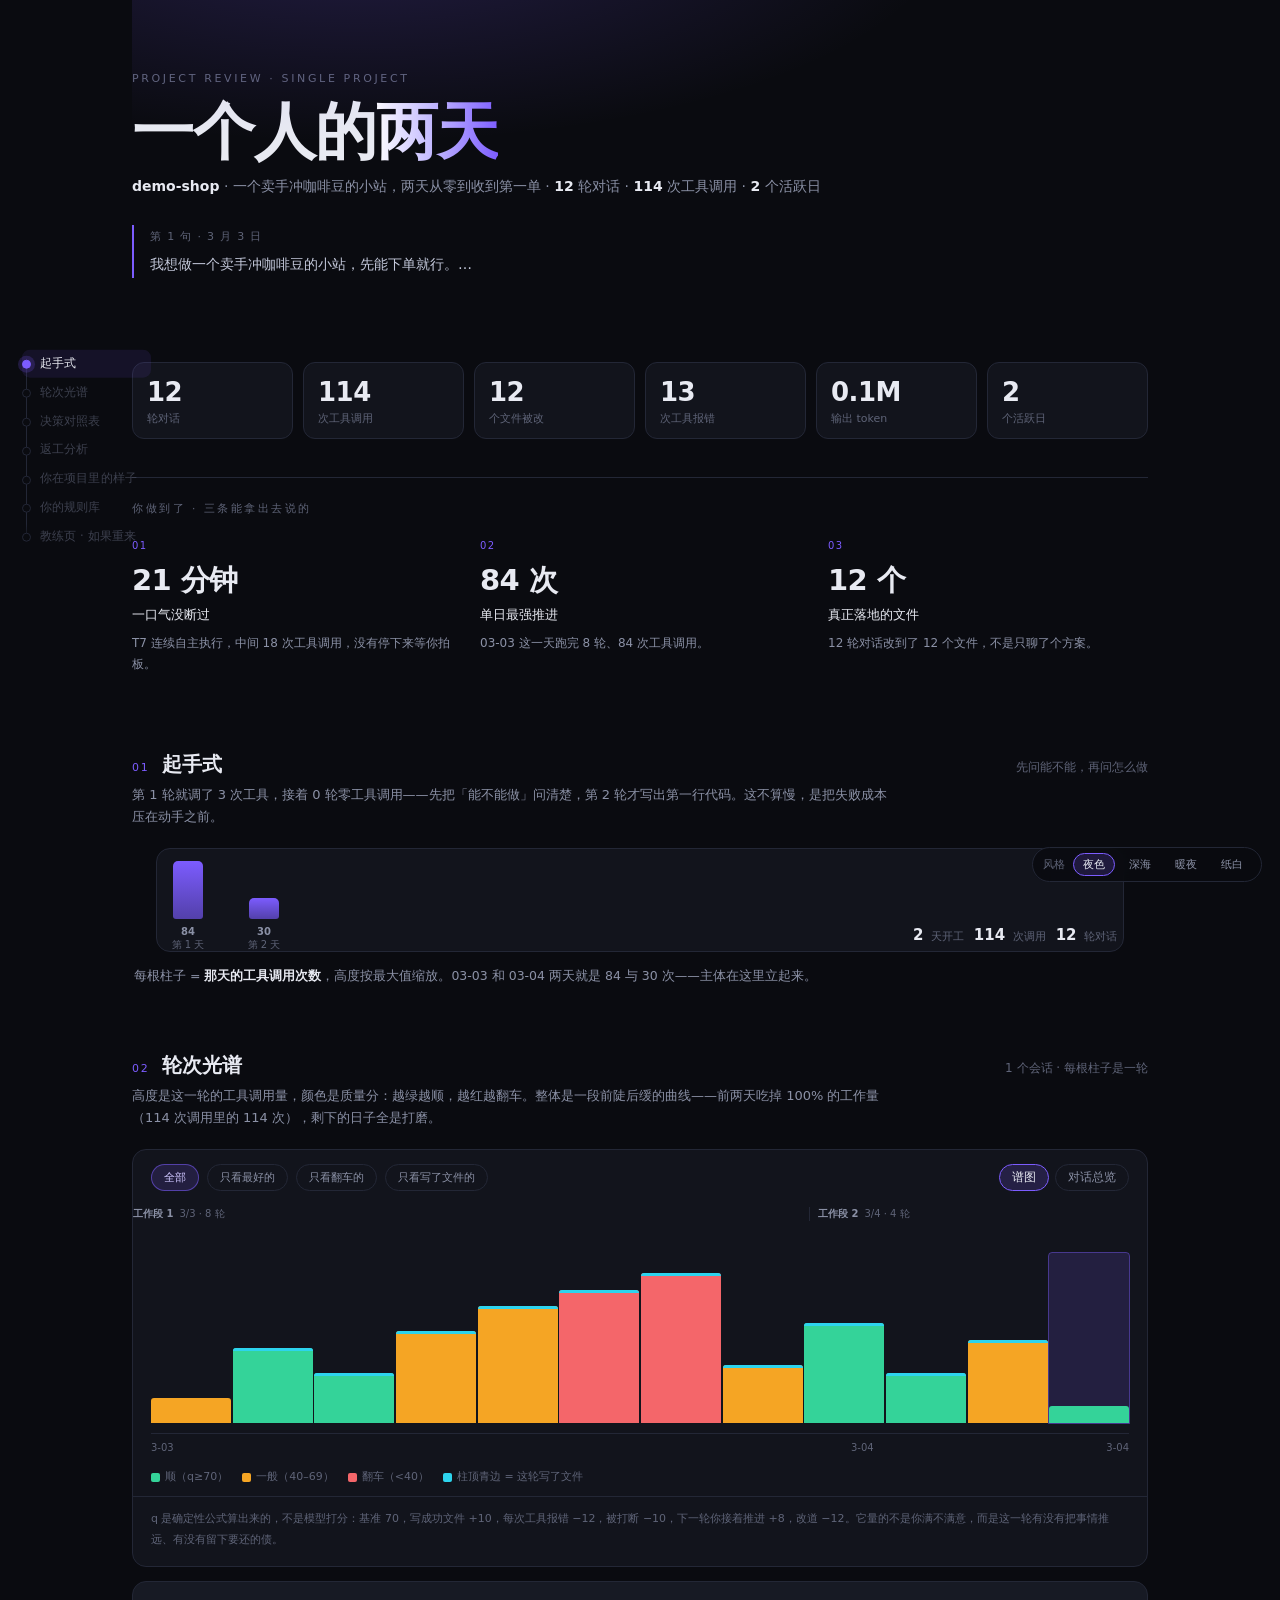
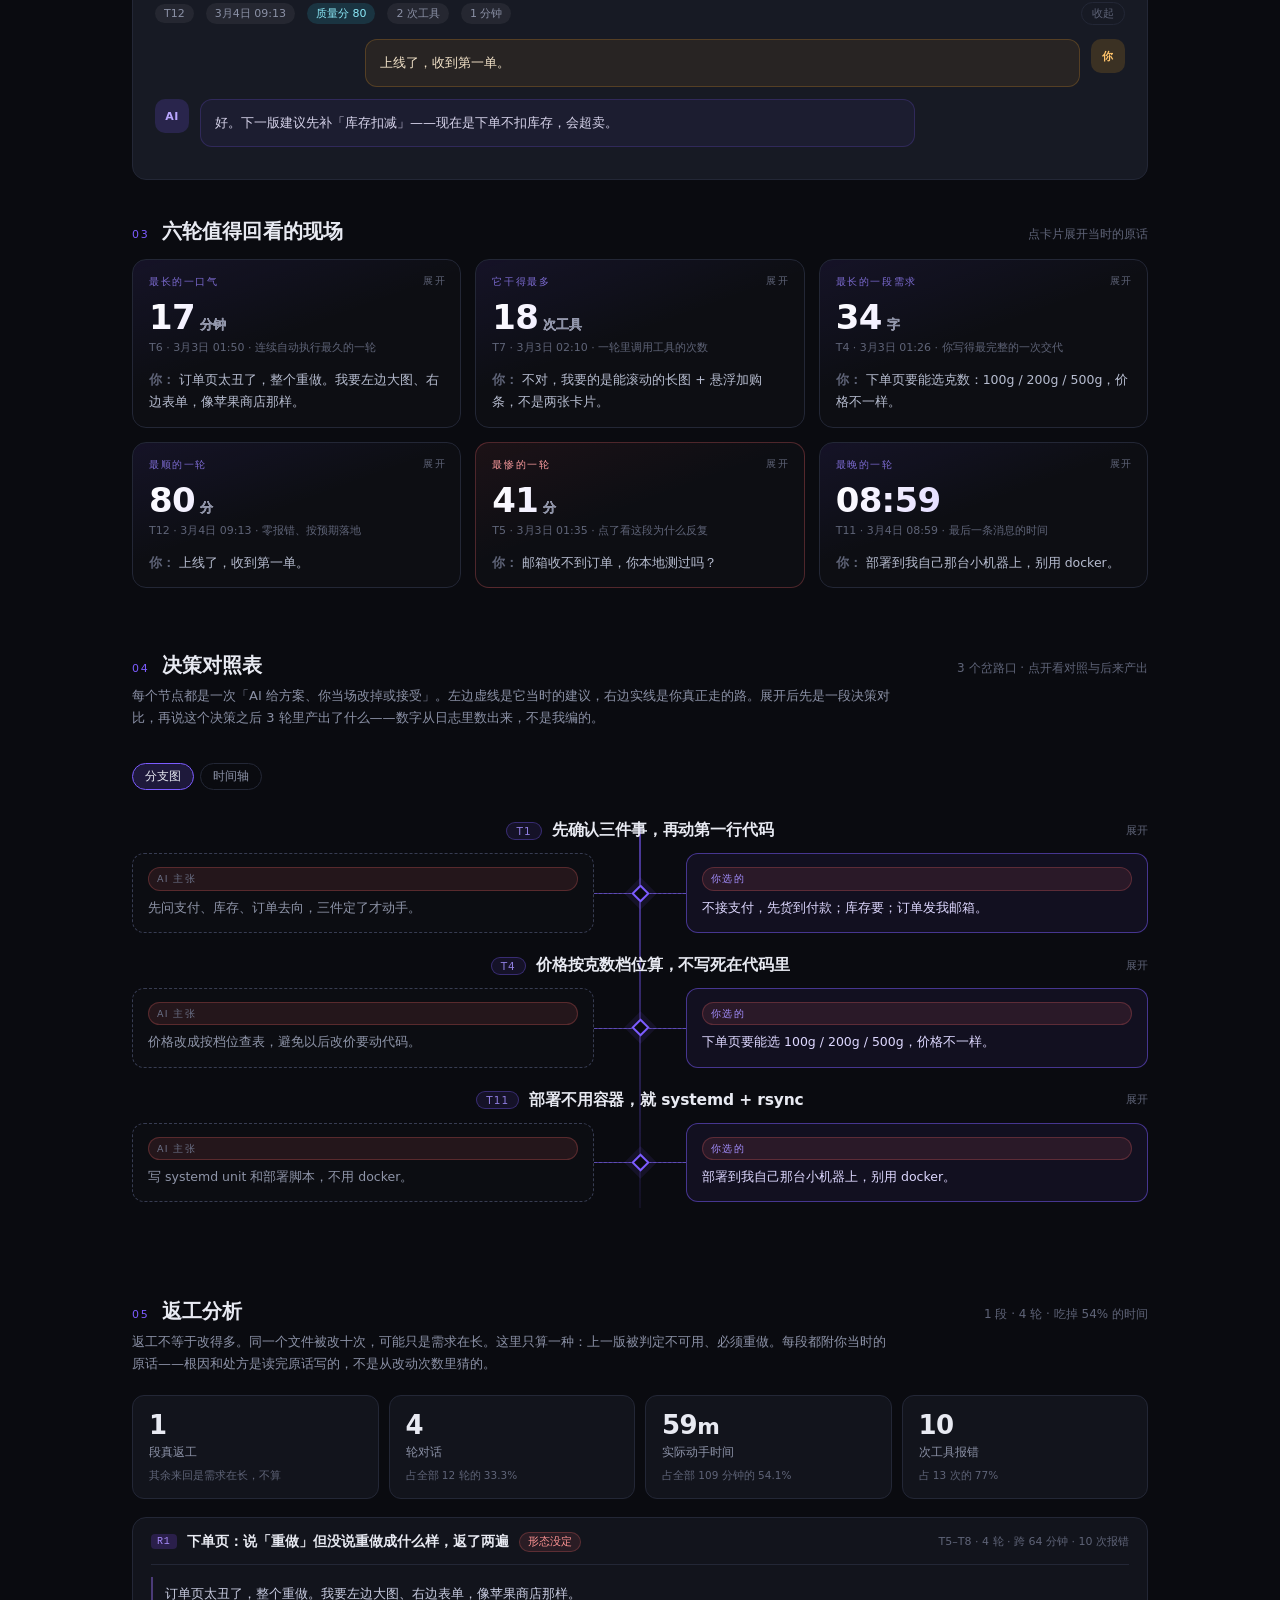
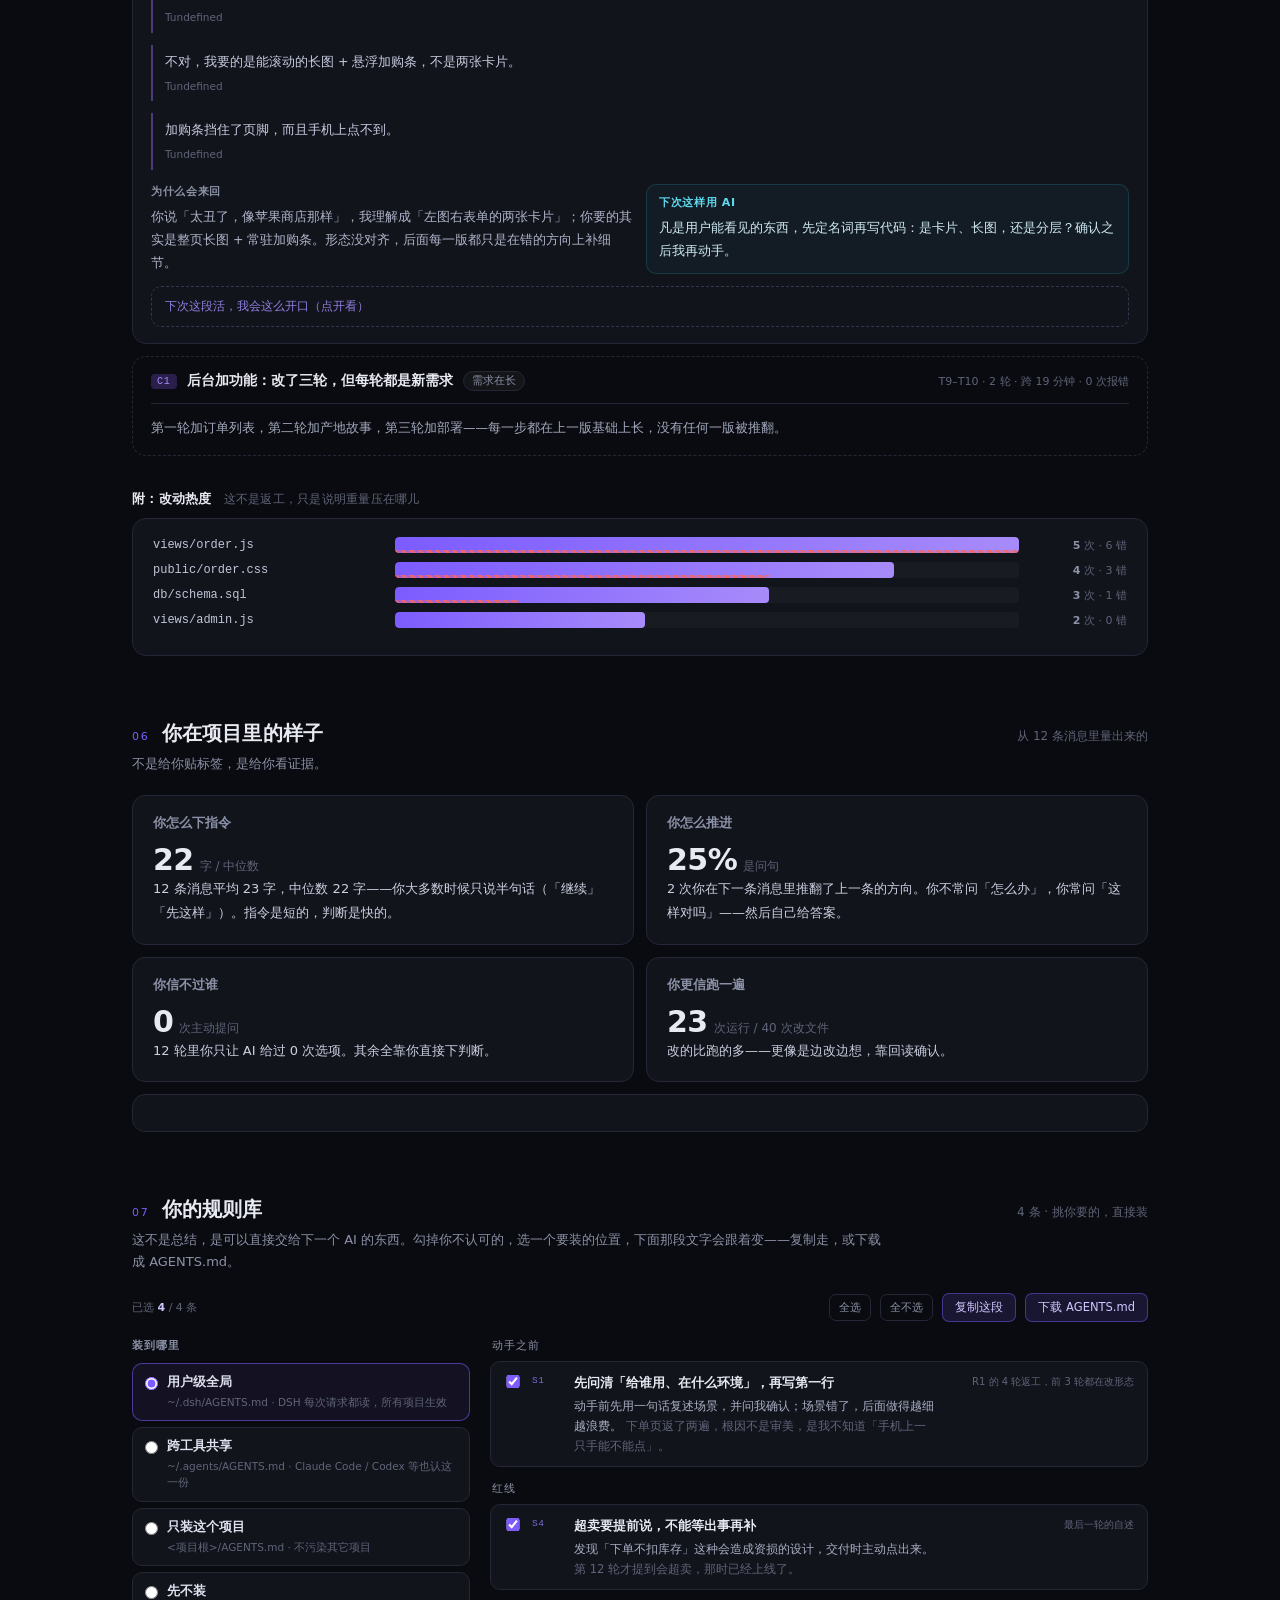
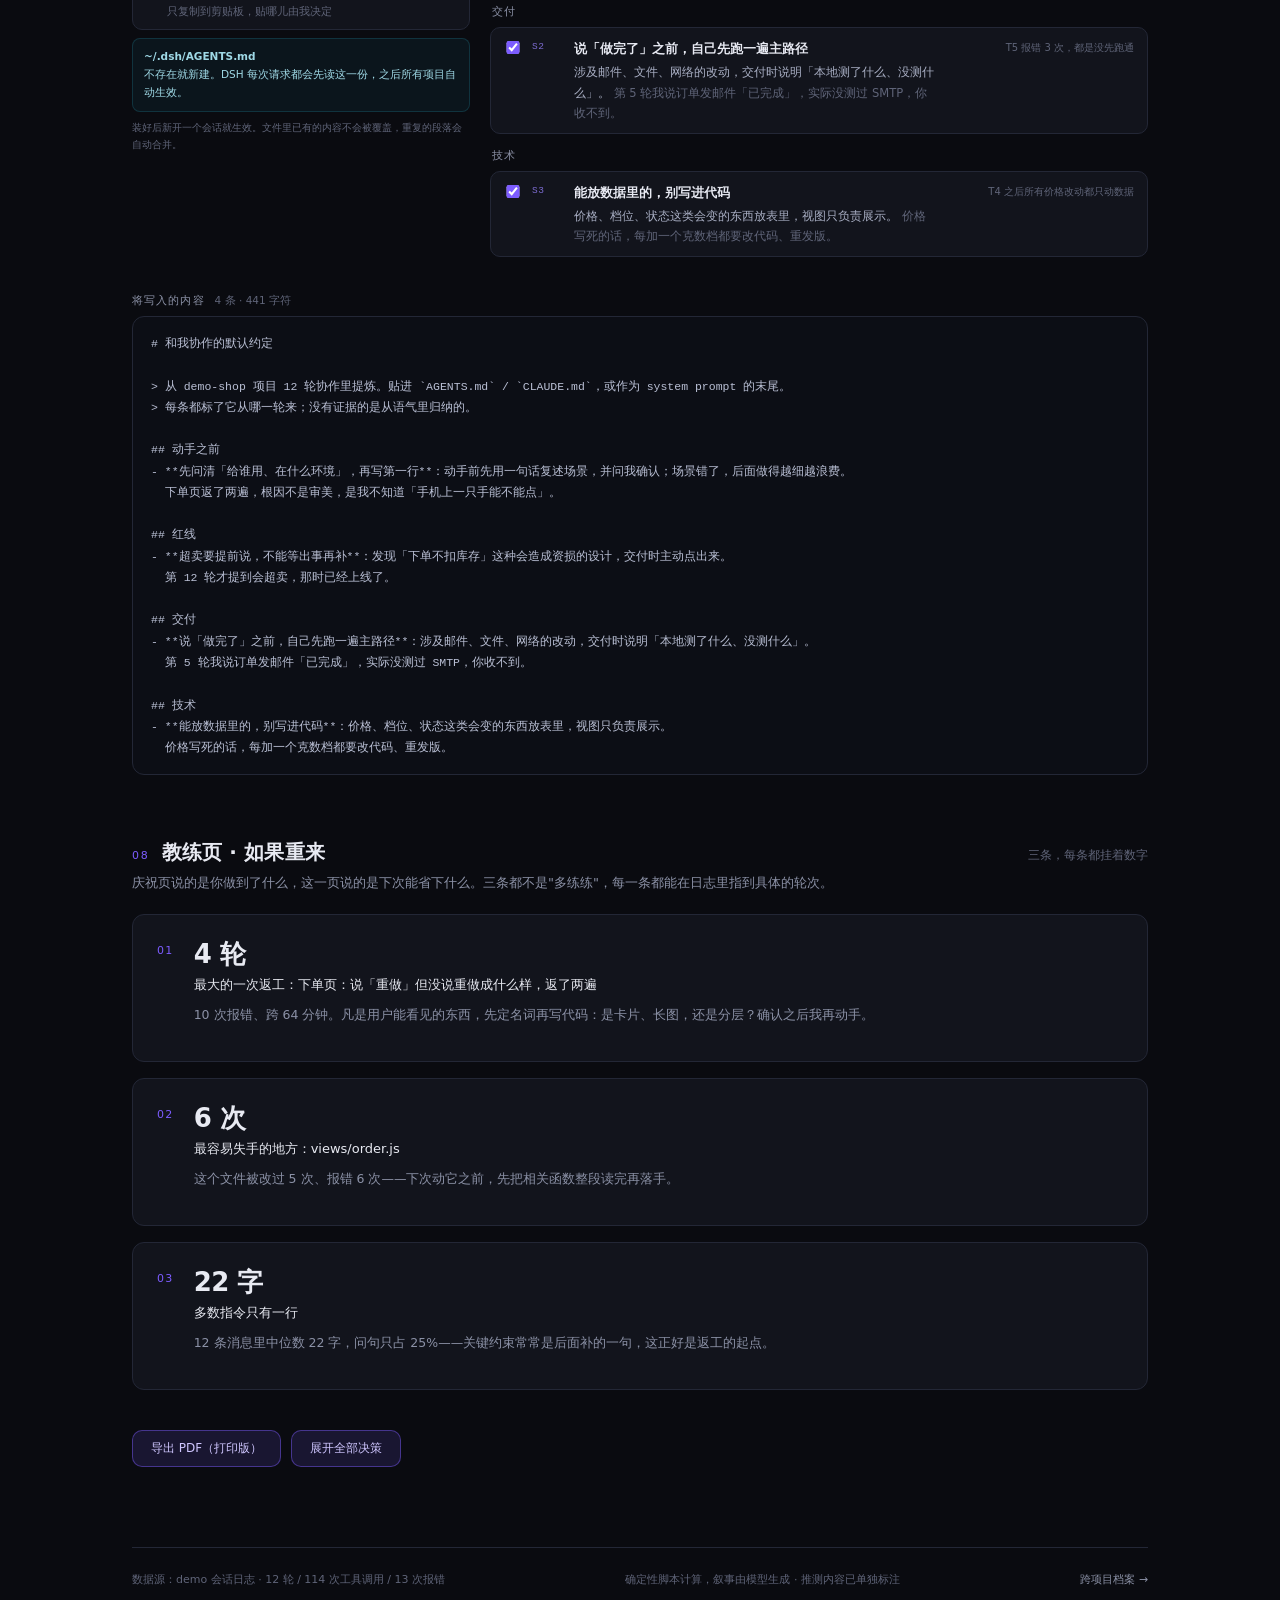
<file: demo/demo-review.html>
<!doctype html>
<html lang="zh-CN"><head>
<meta charset="utf-8">
<meta name="viewport" content="width=device-width,initial-scale=1">
<title>demo-shop · 一个人的两天</title>
<style>:root{
  --bg:#0a0b10; --card:#12141c; --card2:#171a24; --line:#232736;
  --txt:#e8eaf2; --dim:#8b91a6; --dim2:#5f6478;
  --accent:#7c5cff; --cyan:#2dd4ee; --good:#34d399; --warn:#f5a524; --bad:#f4666a;
  --glow1:rgba(124,92,255,.22); --glow2:rgba(45,212,238,.14);
}
html[data-theme="ice"]{
  --bg:#050b12; --card:#0a141d; --card2:#0e1b26; --line:#1a2c3a;
  --txt:#e6f1f7; --dim:#8aa3b2; --dim2:#5b7484;
  --accent:#22b8d6; --cyan:#38e0c0;
  --glow1:rgba(34,184,214,.22); --glow2:rgba(56,224,192,.14);
}
html[data-theme="amber"]{
  --bg:#0d0a07; --card:#171210; --card2:#1d1714; --line:#332821;
  --txt:#f4ece2; --dim:#a79a8c; --dim2:#77695c;
  --accent:#e0973c; --cyan:#e8b04b;
  --glow1:rgba(224,151,60,.20); --glow2:rgba(232,176,75,.13);
}
*{box-sizing:border-box}
html,body{margin:0;padding:0;background:var(--bg);color:var(--txt);
  font-family:"Segoe UI","Microsoft YaHei",system-ui,-apple-system,sans-serif;
  -webkit-font-smoothing:antialiased;}
body{padding:0 0 120px}
.wrap{max-width:1080px;margin:0 auto;padding:0 32px}
a{color:var(--cyan);text-decoration:none}

/* ---------- hero ---------- */
header{padding:72px 0 20px;position:relative;overflow:hidden}
header:before{content:"";position:absolute;inset:-180px -200px auto -200px;height:520px;
  background:radial-gradient(60% 60% at 30% 20%,color-mix(in srgb, var(--accent) calc(.22 * 100%), transparent),transparent 70%),
             radial-gradient(50% 50% at 75% 0%,rgba(45,212,238,.14),transparent 70%);pointer-events:none}
.kicker{font-size:11px;letter-spacing:.24em;color:var(--dim2);text-transform:uppercase}
h1{font-size:clamp(38px,5.6vw,62px);line-height:1.06;margin:14px 0 10px;font-weight:800;letter-spacing:-1px}
h1 em{font-style:normal;background:linear-gradient(92deg,#fff 0%,#c9c1ff 42%,var(--accent) 100%);
  -webkit-background-clip:text;background-clip:text;color:transparent}
.sub{color:var(--dim);font-size:14px;line-height:1.7}
.sub b{color:var(--txt);font-weight:600}
.firstq{margin-top:26px;border-left:2px solid var(--accent);padding:2px 0 2px 16px;color:#c3c8da;font-size:14px;line-height:1.75}
.firstq .who{color:var(--dim2);font-size:11px;letter-spacing:.12em;display:block;margin-bottom:6px}

/* ---------- generic ---------- */
section{margin-top:64px}
.h2{display:flex;align-items:baseline;gap:12px;margin:0 0 6px}
.h2 h2{font-size:20px;margin:0;font-weight:700;letter-spacing:.2px}
.h2 .idx{font-size:11px;color:var(--accent);letter-spacing:.16em;font-variant-numeric:tabular-nums}
.h2 .note{color:var(--dim2);font-size:12px;margin-left:auto}
.lede{color:var(--dim);font-size:13px;line-height:1.7;margin:0 0 20px;max-width:760px}
.card{background:var(--card);border:1px solid var(--line);border-radius:14px}

/* ---------- stats ---------- */
.stats{display:grid;grid-template-columns:repeat(6,1fr);gap:10px}
.stat{background:var(--card);border:1px solid var(--line);border-radius:12px;padding:14px 14px 12px}
.stat b{display:block;font-size:26px;font-weight:700;font-variant-numeric:tabular-nums;letter-spacing:-.5px}
.stat span{font-size:11px;color:var(--dim2)}

/* ---------- days ---------- */
.days{display:flex;gap:14px;align-items:flex-end;height:104px;margin:16px 24px 0}
.day{flex:0 0 auto;width:62px;display:flex;flex-direction:column;justify-content:flex-end;align-items:center;gap:6px;height:100%}
.day .bar{width:30px;flex:none;border-radius:5px 5px 3px 3px;background:linear-gradient(180deg,var(--accent),color-mix(in srgb, var(--accent) 62%, #101320))}
.day.hot .bar{background:linear-gradient(180deg,#2dd4ee,#0e7490)}
.day .lb{white-space:nowrap;font-size:10px;color:var(--dim2);font-variant-numeric:tabular-nums;text-align:center;line-height:1.3}
.day .lb b{display:block;color:var(--dim);font-size:10px}

/* ---------- spectrum ---------- */
.spectrum{padding:20px 18px 8px}
.bars{display:flex;align-items:flex-end;gap:2px;height:170px}
.bar-t{flex:1;position:relative;display:flex;align-items:flex-end;height:100%;cursor:pointer;border-radius:3px 3px 0 0}
.bar-t:hover{background:rgba(255,255,255,.05)}
.bar-t i{display:block;width:100%;border-radius:3px 3px 0 0;transition:height .2s;position:relative}
.bar-t i u{position:absolute;left:0;right:0;top:0;height:3px;background:#2dd4ee;border-radius:3px 3px 0 0}
.bar-t.sel{background:color-mix(in srgb, var(--accent) calc(.16 * 100%), transparent);outline:1px solid color-mix(in srgb, var(--accent) calc(.5 * 100%), transparent)}
.axis{position:relative;height:16px;color:var(--dim2);font-size:10px;margin-top:10px;padding-top:8px;border-top:1px solid var(--line)}
.axis span{position:absolute;top:8px;transform:translateX(-50%);white-space:nowrap}
.axis span:first-child{transform:none}
.axis span:last-child{transform:translateX(-100%)}
.legend{display:flex;gap:14px;font-size:11px;color:var(--dim2);padding:12px 18px 0}
.legend i{display:inline-block;width:9px;height:9px;border-radius:2px;margin-right:5px;vertical-align:middle}
.qnote{font-size:11px;line-height:1.85;color:var(--dim2);padding:12px 18px 16px;border-top:1px solid var(--line);margin-top:12px}
.filters{display:flex;gap:8px;padding:0 18px 14px;flex-wrap:wrap}
.filters button{background:transparent;border:1px solid var(--line);color:var(--dim);border-radius:999px;
  padding:5px 12px;font-size:11px;cursor:pointer;font-family:inherit}
.filters button.on{background:color-mix(in srgb, var(--accent) calc(.16 * 100%), transparent);border-color:color-mix(in srgb, var(--accent) calc(.55 * 100%), transparent);color:#cfc6ff}

/* ---------- detail panel ---------- */
.detail{margin-top:14px;background:var(--card2);border:1px solid var(--line);border-radius:14px;padding:20px 22px;display:none}
.detail.on{display:block}
.detail .head{display:flex;align-items:center;gap:12px;flex-wrap:wrap;margin-bottom:14px}
.pill{font-size:11px;padding:3px 9px;border-radius:999px;background:rgba(255,255,255,.06);color:var(--dim)}
.pill.q{background:rgba(45,212,238,.14);color:#8be9f8}
.pill.e{background:rgba(244,102,106,.14);color:#ff9ea1}
.detail h3{font-size:14px;margin:12px 0 6px;color:var(--dim2);font-weight:600;letter-spacing:.06em}
.detail p{white-space:pre-wrap;font-size:13.5px;line-height:1.85;color:#d6dae8;margin:0}
.detail .u{color:#ffd9a8}
.detail .aibody{max-height:420px;overflow:auto;padding-right:6px}
.detail .x{margin-left:auto;font-size:11px;color:var(--dim2);cursor:pointer;border:1px solid var(--line);
  border-radius:999px;padding:3px 10px;transition:.16s}
.detail .x:hover{color:#fff;border-color:#4a4470}

/* ---- 对话气泡 ---- */
.bub{display:flex;gap:11px;margin:12px 0;max-width:760px}
.bub .who{flex:0 0 34px;height:34px;border-radius:10px;display:flex;align-items:center;justify-content:center;
  font-size:11px;font-weight:700;letter-spacing:.04em}
.bub .txt{flex:1;min-width:0;border-radius:12px;padding:11px 14px;font-size:13px;line-height:1.85;
  white-space:pre-wrap;word-break:break-word}
.bub.u{margin-left:auto;flex-direction:row-reverse}
.bub.u .who{background:rgba(245,165,36,.16);color:#ffc46b}
.bub.u .txt{background:rgba(245,165,36,.075);border:1px solid rgba(245,165,36,.22);color:#f2e2c8}
.bub.a .who{background:color-mix(in srgb, var(--accent) calc(.18 * 100%), transparent);color:#b9a6ff}
.bub.a .txt{background:color-mix(in srgb, var(--accent) calc(.06 * 100%), transparent);border:1px solid color-mix(in srgb, var(--accent) calc(.2 * 100%), transparent);color:#d6d3ea}
.bub .bd.clamp{max-height:calc(1.85em*13);overflow:hidden;
  -webkit-mask-image:linear-gradient(#000 72%,rgba(0,0,0,.15));mask-image:linear-gradient(#000 72%,rgba(0,0,0,.15))}
.bub .more{margin-top:9px;background:none;border:1px solid var(--line);color:#b9bdd0;
  border-radius:999px;padding:2px 10px;font-size:10.5px;cursor:pointer;font-family:inherit}
.bub .more:hover{color:#fff;border-color:#4a4470}

/* ---- 文件浮层 ---- */
.files{position:relative;display:inline-block;margin:6px 0 2px}
.fsum{font-size:11px;color:var(--dim2);border:1px dashed #333850;border-radius:999px;padding:4px 11px;cursor:default}
.files:hover .fsum{color:#c6cbe0;border-color:#4b456e}
.fpop{display:none;position:absolute;left:0;bottom:100%;z-index:20;min-width:190px;max-width:340px;
  background:#161824;border:1px solid #2c3044;border-radius:10px;padding:9px 10px;box-shadow:0 14px 40px -12px #000}
.fpop:after{content:"";position:absolute;left:0;right:0;bottom:-12px;height:12px}
.files:hover .fpop{display:block}
.fph{font-size:10px;color:var(--dim2);margin-bottom:6px}
.fit{display:block;font-family:Consolas,monospace;font-size:11.5px;color:#a9b0c6;padding:3px 5px;border-radius:5px;cursor:pointer}
.fit:hover{background:color-mix(in srgb, var(--accent) calc(.12 * 100%), transparent);color:#dcd6ff}

/* ---- 卡片里新增的块 ---- */
.why{margin:0 0 12px}
.why b,.fixb b{display:block;font-size:10px;letter-spacing:.14em;color:#7c6bd0;margin-bottom:5px}
.why p,.fixb p{margin:0;font-size:12.5px;line-height:1.85;color:#c6cbd9;white-space:pre-wrap}
.fixb{margin-top:12px;border-left:2px solid rgba(45,212,238,.5);padding-left:12px}
.fixb b{color:#6fd8ea}
.rwl{border:1px solid var(--line);border-radius:10px;overflow:hidden;margin-bottom:12px}
.rwlh{font-size:10.5px;color:var(--dim2);padding:8px 11px;background:rgba(255,255,255,.025)}
.rwrow{display:grid;grid-template-columns:52px 1fr 46px;gap:9px;align-items:start;padding:8px 11px;border-top:1px solid var(--line)}
.rwrow .tn{font-size:10.5px;color:#8f7ee0;font-variant-numeric:tabular-nums;padding-top:2px}
.rwrow .tx{font-size:12px;line-height:1.75;color:#c6cbd9}
.rwrow .er{font-size:10.5px;color:#ff9ea1;text-align:right;padding-top:2px}
.pick.rwk{border-color:rgba(244,102,106,.28);background:linear-gradient(160deg,rgba(244,102,106,.08),rgba(255,255,255,.015) 46%)}
.pick.rwk .k em{color:#ff9ea1}

/* ---- 起手式说明 ---- */
.days-note{margin:12px 2px 0;font-size:12.5px;line-height:1.9;color:var(--dim)}
.days-note b{color:var(--txt);font-weight:600}

/* ---- 返工处的提示词 ---- */
.pr{margin-top:12px;border:1px dashed #34384d;border-radius:10px;padding:0 13px 0}
.prb{width:100%;text-align:left;background:none;border:0;color:#8f7ee0;font-size:12px;padding:11px 0;cursor:pointer;font-family:inherit}
.prb:hover{color:#b9a6ff}
.prc{display:none;margin:0 0 13px;padding:12px 14px;background:#0d0f16;border:1px solid #262a3b;border-radius:8px;
  font-family:Consolas,"Microsoft YaHei",monospace;font-size:12px;line-height:1.85;color:#c9d0e4;white-space:pre-wrap}
.pr.on .prc{display:block}

/* ---- 决策树：对照 + 推演 ---- */
.flowhint{font-size:11.5px;color:var(--dim2);margin:14px 0 0}
.vbar{margin:14px 0 4px;padding:11px 14px;border-radius:11px;font-size:12px;line-height:1.8;
  background:rgba(255,255,255,.022);border:1px solid var(--line);color:var(--dim)}
.vbar b{color:var(--txt);font-weight:600}
.vbar.on{background:rgba(245,165,36,.07);border-color:rgba(245,165,36,.32);color:#e8d3ad}
.vbar.on b{color:#ffd9a8}
.vbar button{margin-left:8px;background:rgba(245,165,36,.16);border:1px solid rgba(245,165,36,.45);color:#ffd9a8;
  border-radius:999px;padding:2px 10px;font-size:11px;cursor:pointer;font-family:inherit}
.dnode-h{position:relative;cursor:pointer}
.dnode-h .op{position:absolute;right:0;top:50%;transform:translateY(-50%);font-size:10.5px;color:var(--dim2)}
.dnode-h:hover .op{color:#b9a6ff}
.cmp{display:grid;grid-template-columns:1fr 1fr;gap:12px;margin-top:14px}
.cmp .cc{border:1px solid var(--line);border-radius:10px;padding:11px 13px;background:rgba(255,255,255,.018)}
.cmp .cc.me{border-color:color-mix(in srgb, var(--accent) calc(.35 * 100%), transparent);background:color-mix(in srgb, var(--accent) calc(.06 * 100%), transparent)}
.cmp h5{margin:0 0 6px;font-size:10px;letter-spacing:.12em;color:var(--dim2)}
.cmp p{margin:0;font-size:12.5px;line-height:1.8;color:#c6cbd9}
.cf{margin-top:14px;border-left:2px solid color-mix(in srgb, var(--accent) calc(.5 * 100%), transparent);padding-left:12px}
.cf .tag{display:block;font-size:10px;letter-spacing:.12em;color:#a78bfa;margin-bottom:4px}
.cf p{margin:0;font-size:12.5px;line-height:1.85;color:#c6cbd9}
.res{margin-top:12px;border-left:2px solid rgba(45,212,238,.5);padding-left:12px}
.res .tag{display:block;font-size:10px;letter-spacing:.12em;color:#5fd9ee;margin-bottom:4px}
.res p{margin:0;font-size:12.5px;line-height:1.85;color:#cfe9f2}
.vbtn{margin-top:12px;background:rgba(255,255,255,.03);border:1px dashed #3b3f56;color:#9aa0b5;
  border-radius:9px;padding:8px 13px;font-size:12px;cursor:pointer;font-family:inherit;transition:.16s}
.dfork .arm p{display:-webkit-box;-webkit-line-clamp:2;-webkit-box-orient:vertical;overflow:hidden}
.vbtn:hover{border-color:#f5a524;color:#ffd9a8;background:rgba(245,165,36,.07)}
.dnode.virt .vbtn{border-style:solid;border-color:rgba(245,165,36,.55);color:#ffd9a8;background:rgba(245,165,36,.1)}
.dnode.virt .arm.no{border-color:rgba(245,165,36,.55);background:rgba(245,165,36,.08);color:#f3dfbe}
.dnode.virt .arm.no .tag{color:#f5a524}
.dnode.virt .arm.yes{border-style:dashed;border-color:#373c52;background:rgba(255,255,255,.012);color:#8f95a9}
.dnode.virt .arm.yes .tag{color:#6b7188}
.dnode.virt .dfork-c .dot{border-color:#f5a524;box-shadow:0 0 0 5px rgba(245,165,36,.1)}
.dnode.aftervirt{opacity:.5}
.dnode.aftervirt .dnode-h:after{content:"在推演路径上，这一步不一定还成立";font-size:10px;color:#f5a524;
  display:inline-block;margin-left:10px;opacity:.9}

/* ---------- picks ---------- */
.picks{display:grid;grid-template-columns:repeat(3,minmax(0,1fr));gap:14px;margin-top:14px}
.pick{position:relative;overflow:hidden;background:linear-gradient(160deg,color-mix(in srgb, var(--accent) calc(.10 * 100%), transparent),rgba(255,255,255,.015) 46%);
  border:1px solid var(--line);border-radius:14px;padding:15px 16px 13px;cursor:pointer;transition:transform .2s,border-color .2s,box-shadow .2s}
.pick:after{content:"";position:absolute;inset:0;border-radius:14px;
  background:radial-gradient(130% 90% at 100% 0,rgba(45,212,238,.10),transparent 62%);opacity:0;transition:.25s;pointer-events:none}
.pick:hover{border-color:color-mix(in srgb, var(--accent) calc(.5 * 100%), transparent);transform:translateY(-2px);box-shadow:0 10px 30px rgba(0,0,0,.35)}
.pick:hover:after{opacity:1}
.pick.open{grid-column:1/-1;cursor:default;transform:none;border-color:color-mix(in srgb, var(--accent) calc(.55 * 100%), transparent)}
.pick .k{font-size:10px;letter-spacing:.16em;color:var(--dim2);display:flex;align-items:center;gap:7px}
.pick .k em{font-style:normal;color:#7c6bd0;font-variant-numeric:tabular-nums}
.pick .big{font-size:34px;font-weight:800;line-height:1.15;margin:9px 0 2px;letter-spacing:-.02em;
  background:linear-gradient(120deg,#fff,#b9a8ff);-webkit-background-clip:text;background-clip:text;color:transparent}
.pick .big span{font-size:13px;font-weight:600;margin-left:5px;letter-spacing:0;color:var(--dim);-webkit-text-fill-color:var(--dim)}
.pick .sub{font-size:11px;color:var(--dim2);font-variant-numeric:tabular-nums}
.pick .q3{margin-top:11px;font-size:12.5px;line-height:1.8;color:#b7bdd0;display:-webkit-box;-webkit-line-clamp:3;
  -webkit-box-orient:vertical;overflow:hidden}
.pick .q3 b{color:var(--dim2);font-weight:600;margin-right:4px}
.pick.open .q3{color:#cbd1e2}
.pick .pbody{display:none;margin-top:14px;border-top:1px solid var(--line);padding-top:14px}
.pick.open .pbody{display:block}
.pick .pbody h5{margin:0 0 6px;font-size:10px;letter-spacing:.14em;color:var(--dim2);font-weight:600}
.pick .pbody p{margin:0 0 12px;font-size:12.5px;line-height:1.85;color:#c6cbd9;white-space:pre-wrap}
.pick .pbody .fl{font-family:Consolas,monospace;font-size:11px;color:#8b91a6;line-height:1.9}
.pick .hint{position:absolute;right:14px;top:14px;font-size:10px;color:var(--dim2)}
.pick.open .hint:after{content:"收起"}
.pick:not(.open) .hint:after{content:"展开"}

/* ---------- flow / decision tree ---------- */
.modes{display:flex;align-items:center;gap:12px;margin:16px 0 0;flex-wrap:wrap}
.sw{display:inline-flex;align-items:center;gap:9px;background:var(--card);border:1px solid var(--line);color:var(--dim);
  padding:8px 14px 8px 10px;border-radius:999px;font-size:12px;cursor:pointer;font-family:inherit;transition:.2s}
.sw i{width:30px;height:17px;border-radius:999px;background:rgba(255,255,255,.1);position:relative;transition:.2s}
.sw i:before{content:"";position:absolute;left:3px;top:3px;width:11px;height:11px;border-radius:50%;
  background:#8b91a6;transition:.2s}
.sw i b{position:absolute;left:3px;top:3px;width:11px;height:11px;border-radius:50%;background:#8b91a6;transition:.2s;z-index:2}
.sw.on{border-color:rgba(245,165,36,.6);color:#ffd9a8}
.sw.on i{background:rgba(245,165,36,.28)}
.sw.on i:before{left:16px;background:#f5a524}
.sw.on i b{left:16px;background:#f5a524}
.mhint{font-size:11px;color:var(--dim2)}
.ifbar{display:none;margin-top:14px;padding:12px 15px;border-radius:11px;font-size:12px;line-height:1.8;
  background:rgba(245,165,36,.07);border:1px solid rgba(245,165,36,.3);color:#e8d3ad}
body.ifmode .ifbar{display:block}
.flow{position:relative;margin-top:26px;padding-bottom:10px}
.flow:before{content:"";position:absolute;left:50%;top:8px;bottom:26px;width:2px;transform:translateX(-1px);
  background:linear-gradient(180deg,color-mix(in srgb, var(--accent) calc(.6 * 100%), transparent),color-mix(in srgb, var(--accent) calc(.08 * 100%), transparent))}
.dnode{position:relative;margin-bottom:22px}
.dnode-h{display:flex;align-items:center;gap:10px;justify-content:center;margin-bottom:12px}
.dnode-h .n{font-size:10.5px;letter-spacing:.1em;color:#8f7ee0;font-variant-numeric:tabular-nums;
  border:1px solid color-mix(in srgb, var(--accent) calc(.35 * 100%), transparent);border-radius:999px;padding:2px 9px;background:color-mix(in srgb, var(--accent) calc(.1 * 100%), transparent)}
.dnode-h .t{font-size:15.5px;font-weight:700;letter-spacing:-.01em;cursor:pointer}
.dnode-h .t:hover{color:#cfc6ff}
.dfork{display:grid;grid-template-columns:minmax(0,1fr) 92px minmax(0,1fr);align-items:stretch}
.dfork > .arm.no{grid-column:1}
.dfork > .dfork-c{grid-column:2}
.dfork > .arm.yes{grid-column:3}
.dfork-c{position:relative;display:flex;align-items:center;justify-content:center;
  --cno:#373c52; --cyes:color-mix(in srgb, var(--accent) calc(.55 * 100%), transparent); --cdot:var(--accent); --cdot-halo:color-mix(in srgb, var(--accent) calc(.10 * 100%), transparent);
  --cno-style:dashed; --cyes-style:solid}
.dfork-c:before,.dfork-c:after{content:"";position:absolute;top:50%;width:100%}
.dfork-c:before{left:0;border-top:1px var(--cno-style) var(--cno)}
.dfork-c:after{right:0;border-top:1px var(--cyes-style) var(--cyes)}
.dfork-c .dot{width:13px;height:13px;transform:rotate(45deg);background:var(--bg);border:2px solid var(--cdot);
  box-shadow:0 0 0 5px var(--cdot-halo);position:relative;z-index:2}
.arm{border-radius:12px;padding:13px 15px;font-size:12.5px;line-height:1.8;position:relative;transition:.22s}
.arm .tag{font-size:9.5px;letter-spacing:.14em;display:block;margin-bottom:6px}
.arm p{margin:0;display:-webkit-box;-webkit-line-clamp:3;-webkit-box-orient:vertical;overflow:hidden}
.arm.no{border:1px dashed #373c52;background:rgba(255,255,255,.012);color:#8f95a9}
.arm.no .tag{color:#6b7188}
.arm.yes{border:1px solid color-mix(in srgb, var(--accent) calc(.5 * 100%), transparent);background:color-mix(in srgb, var(--accent) calc(.07 * 100%), transparent);color:#ded8ff}
.arm.yes .tag{color:#a48fff}
.dnode.open .arm.no p,.dnode.open .arm.yes p{display:block;-webkit-line-clamp:unset}
.dnode-b{display:none;margin-top:4px}
.dnode.open .dnode-b{display:block}
.ifnote{display:none;margin-top:12px;padding:12px 15px;border-radius:11px;font-size:12px;line-height:1.85;
  background:rgba(245,165,36,.06);border:1px solid rgba(245,165,36,.25);color:#e8d3ad}
.ifnote .tag{display:block;font-size:9.5px;letter-spacing:.14em;color:#f5a524;margin-bottom:5px}
body.ifmode .ifnote{display:block}
body.ifmode .arm.no{border:1px solid rgba(245,165,36,.55);background:rgba(245,165,36,.07);color:#f3dfbe;order:3}
body.ifmode .arm.no .tag{color:#f5a524}
body.ifmode .arm.yes{border-style:dashed;border-color:#373c52;background:rgba(255,255,255,.012);color:#8f95a9}
body.ifmode .arm.yes .tag{color:#6b7188}
body.ifmode .dfork-c:before{border-top-color:var(--warn)}
body.ifmode .dfork-c:after{border-top-style:dashed}
body.ifmode .dfork-c .dot{border-color:var(--warn);box-shadow:0 0 0 5px rgba(245,165,36,.10)}
.quote{font-size:13px;line-height:1.8;color:#c8cddf;white-space:pre-wrap;max-height:260px;overflow:auto;
  border-left:2px solid var(--line);padding-left:12px;margin-top:10px}
.qt{font-size:10px;letter-spacing:.14em;color:var(--dim2);font-weight:600;margin:18px 0 0}
.cost{display:flex;gap:16px;margin-top:14px;font-size:11px;color:var(--dim2)}
.cost b{color:var(--dim);font-weight:600}
/* 决策对比：事实（实线）与推演（虚线）必须一眼分得开 */
.cf{margin-top:14px;background:rgba(245,165,36,.06);border:1px solid rgba(245,165,36,.22);
  border-radius:11px;padding:13px 15px;font-size:12.5px;line-height:1.8;color:#e8d3ad}
.cf .tag{color:#f5a524;font-size:10px;letter-spacing:.14em;display:block;margin-bottom:6px}
.cf.fact{border-style:solid}
.cf.infer{border-style:dashed;background:rgba(167,139,250,.05);border-color:rgba(167,139,250,.34)}
.cf.infer .tag{color:#a78bfa}
.cf.infer .tag::after{content:' · 不是日志里的记录';letter-spacing:.04em;opacity:.75;color:#8b8fa6}

/* ---------- hotspots ---------- */
.hot{padding:18px 20px}
.hrow{display:flex;align-items:center;gap:12px;margin-bottom:9px}
.hrow .f{width:230px;flex:none;font-size:12px;color:#c0c6d8;font-family:Consolas,monospace;overflow:hidden;text-overflow:ellipsis;white-space:nowrap}
.hrow .b{flex:1;height:16px;background:rgba(255,255,255,.03);border-radius:4px;overflow:hidden;position:relative}
.hrow .b i{display:block;height:100%;background:linear-gradient(90deg,var(--accent),#a78bfa);border-radius:4px}
.hrow .b u{position:absolute;left:0;bottom:0;height:3px;background:repeating-linear-gradient(45deg,rgba(244,102,106,.9) 0 3px,rgba(244,102,106,.35) 3px 6px);border-radius:0 0 4px 4px}
.hrow .v{width:96px;flex:none;text-align:right;font-size:11px;color:var(--dim2);font-variant-numeric:tabular-nums}
.hrow .v b{color:var(--dim)}

/* ---------- style ---------- */
.grid2{display:grid;grid-template-columns:1fr 1fr;gap:12px}
.sbox{background:var(--card);border:1px solid var(--line);border-radius:13px;padding:18px 20px}
.sbox h4{margin:0 0 10px;font-size:13px;color:var(--dim);font-weight:600}
.sbox p{margin:0;font-size:13px;line-height:1.85;color:#cbd0e0}
.big{font-size:30px;font-weight:700;font-variant-numeric:tabular-nums;letter-spacing:-.5px}
.big small{font-size:12px;color:var(--dim2);font-weight:400;margin-left:6px;letter-spacing:0}
.askbox{margin-top:12px}
.askbox .q{font-size:13px;color:#e6e9f5;line-height:1.7;margin-bottom:12px}
.opt{display:flex;gap:10px;align-items:flex-start;padding:9px 12px;border-radius:9px;font-size:12.5px;color:#9aa0b5;border:1px solid transparent;margin-bottom:6px}
.opt.pick{background:rgba(52,211,153,.07);border-color:rgba(52,211,153,.28);color:#c8f0e2}
.opt .k{color:var(--dim2);font-variant-numeric:tabular-nums}
.opt.pick .k{color:#34d399}

/* ---------- distill ---------- */
.dl{display:grid;grid-template-columns:1fr 1fr;gap:12px}
.dcard{background:var(--card);border:1px solid var(--line);border-radius:13px;padding:18px 20px;position:relative;overflow:hidden}
.dcard:before{content:"";position:absolute;left:0;top:0;bottom:0;width:2px;background:var(--accent);opacity:.7}
.dcard h4{margin:0 0 8px;font-size:14px;font-weight:650}
.dcard p{margin:0 0 10px;font-size:12.5px;line-height:1.8;color:#a9afc2}
.dcard .ev{font-size:11px;color:var(--dim2);font-variant-numeric:tabular-nums}
.dcard .ev b{color:#8be9f8;font-weight:600}

/* 返工分析 */
.h3{margin:34px 0 10px;font-size:13px;font-weight:700;color:var(--fg);letter-spacing:.02em}
.h3 .n{margin-left:12px;font-weight:400;font-size:11.5px;color:var(--dim2)}
.rwtot{display:grid;grid-template-columns:repeat(4,minmax(0,1fr));gap:10px;margin:18px 0}
.rt{background:var(--card);border:1px solid var(--line);border-radius:12px;padding:14px 16px}
.rt b{display:block;font-size:26px;letter-spacing:-.02em;font-variant-numeric:tabular-nums}
.rt span{display:block;font-size:12px;color:var(--dim);margin-top:4px}
.rt em{display:block;font-size:10.5px;font-style:normal;color:var(--dim2);margin-top:6px;line-height:1.55}
.rw{background:var(--card);border:1px solid var(--line);border-radius:14px;padding:0 18px 16px;margin-bottom:12px}
.rw-h{display:flex;align-items:center;gap:10px;padding:14px 0 12px;border-bottom:1px solid var(--line);flex-wrap:wrap}
.rw-id{font-size:10px;padding:2px 6px;border-radius:4px;background:#2a1f4a;color:#a78bfa;letter-spacing:.08em;font-family:Consolas,monospace}
.rw-h b{font-size:14px}
.tag{font-size:10.5px;padding:2px 8px;border-radius:20px;background:rgba(255,107,107,.1);color:#ff9494;border:1px solid rgba(255,107,107,.24)}
.rw-meta{margin-left:auto;font-size:11px;color:var(--dim2);font-variant-numeric:tabular-nums}
.rw-q{margin:12px 0 0;padding:6px 0 6px 12px;border-left:2px solid #4b3b78;font-size:12.5px;line-height:1.8;color:#c7cbe0}
.rw-q span{display:block;margin-top:3px;font-size:10.5px;color:var(--dim2)}
.rw-2{display:grid;grid-template-columns:1fr 1fr;gap:12px;margin-top:14px}
.rw-2 h5{margin:0 0 6px;font-size:11px;letter-spacing:.06em;color:var(--dim);font-weight:600}
.rw-2 p{margin:0;font-size:12.5px;line-height:1.85;color:#aeb4c8}
.rw-2 .fix{background:rgba(45,212,238,.045);border:1px solid rgba(45,212,238,.16);border-radius:10px;padding:10px 12px}
.rw-2 .fix h5{color:#5fd9ee}
.rw-2 .fix p{color:#cfe9f2}
.rw-c{border-style:dashed;background:transparent}
.rw-c .tag{background:rgba(255,255,255,.04);color:var(--dim);border-color:var(--line)}
.rw-p{margin:12px 0 0;font-size:12.5px;line-height:1.85;color:#a3a9bd}

.libwrap{display:grid;grid-template-columns:338px minmax(0,1fr);gap:20px;margin-top:16px;align-items:start}
.libside h4{margin:0 0 10px;font-size:11px;letter-spacing:.1em;color:var(--dim);font-weight:600}
.tgt{display:flex;gap:9px;align-items:flex-start;padding:10px 12px;border:1px solid var(--line);border-radius:10px;
  background:var(--card);margin-bottom:6px;cursor:pointer;transition:.15s}
.tgt:hover{border-color:#3a3f57}
.tgt input{margin:3px 0 0;accent-color:var(--accent)}
.tgt span b{display:block;font-size:12.5px;font-weight:600;color:#dfe2ee}
.tgt span em{display:block;margin-top:3px;font-size:10.5px;font-style:normal;color:var(--dim2);line-height:1.55}
.tgt:has(input:checked){border-color:color-mix(in srgb, var(--accent) calc(.55 * 100%), transparent);background:color-mix(in srgb, var(--accent) calc(.08 * 100%), transparent)}
.tgtpath{margin-top:8px;padding:9px 11px;border-radius:8px;background:rgba(45,212,238,.05);
  border:1px solid rgba(45,212,238,.16);font-size:10.5px;line-height:1.7;color:#9fd9e6;word-break:break-all}
.tgthint{margin-top:7px;font-size:10px;line-height:1.75;color:var(--dim2)}
.lg{margin-bottom:14px}
.lg-h{font-size:11px;letter-spacing:.1em;color:var(--dim);margin:0 0 8px 2px}
.rule{display:grid;grid-template-columns:18px 32px minmax(0,1fr) 190px;gap:10px;align-items:start;
  background:var(--card);border:1px solid var(--line);border-radius:10px;padding:10px 13px;margin-bottom:5px;transition:.15s}
.rule.off{opacity:.34}
.rule input{margin:3px 0 0;accent-color:var(--accent);cursor:pointer}
.rid{font-size:9.5px;color:#7c6bd0;padding-top:3px;letter-spacing:.06em;font-family:Consolas,monospace}
.rc b{font-size:12.5px;font-weight:600;color:#e8eaf3}
.rc p{margin:4px 0 0;font-size:11.5px;line-height:1.75;color:#a9afc4}
.rc p em{font-style:normal;color:var(--dim2)}
.rev{font-size:10px;color:var(--dim2);line-height:1.6;text-align:right;text-wrap:balance;padding-top:2px}
.libbar{display:flex;align-items:center;gap:9px;margin-bottom:12px;flex-wrap:wrap}
.libbar .hint{font-size:11px;color:var(--dim2);margin-right:auto}
.libbar .hint b{color:#cfc6ff;font-weight:600}
.libbar button{background:color-mix(in srgb, var(--accent) calc(.14 * 100%), transparent);border:1px solid color-mix(in srgb, var(--accent) calc(.45 * 100%), transparent);color:#cfc6ff;
  font-size:11.5px;padding:6px 12px;border-radius:7px;cursor:pointer;font-family:inherit}
.libbar button:hover{background:color-mix(in srgb, var(--accent) calc(.26 * 100%), transparent)}
.libbar button.mini{background:transparent;border-color:var(--line);color:var(--dim);padding:5px 9px;font-size:11px}
.libbar button.mini:hover{border-color:#3a3f57;color:var(--fg)}
.genhead{margin:22px 0 8px;font-size:11px;letter-spacing:.1em;color:var(--dim);display:flex;gap:10px;align-items:baseline}
.genhead span{letter-spacing:0;font-size:10.5px;color:var(--dim2)}
.genpre{margin:0;padding:16px 18px;border-radius:12px;border:1px solid var(--line);background:#0c0e15;
  font-family:Consolas,Menlo,monospace;font-size:11.5px;line-height:1.85;color:#b9bfd4;
  max-height:620px;overflow:auto;white-space:pre-wrap}

/* ---------- footer ---------- */
footer{margin-top:80px;border-top:1px solid var(--line);padding-top:22px;color:var(--dim2);font-size:11px;line-height:1.9;display:flex;gap:20px;flex-wrap:wrap}
footer .sp{margin-left:auto}
.actions{display:flex;gap:10px;margin-top:40px}
.actions button{background:color-mix(in srgb, var(--accent) calc(.14 * 100%), transparent);border:1px solid color-mix(in srgb, var(--accent) calc(.45 * 100%), transparent);color:#cfc6ff;
  padding:9px 18px;border-radius:10px;font-size:12px;cursor:pointer;font-family:inherit}
.actions button:hover{background:color-mix(in srgb, var(--accent) calc(.26 * 100%), transparent)}
@media (max-width:820px){
  .stats{grid-template-columns:repeat(3,1fr)}
  .fork,.grid2,.dl{grid-template-columns:1fr}
  .hrow .f{width:130px}
}
@media print{
  body{background:#fff;color:#111}
  .filters,.actions,.hint{display:none}
  .node-b{display:block!important}
  section{page-break-inside:avoid}
}

/* ---- 视图切换 / 对话总览 ---- */
.vtabs{margin-left:auto;display:flex;gap:6px}
.vtabs button{background:none;border:1px solid var(--line);color:var(--dim);border-radius:999px;
  padding:5px 12px;font-size:11.5px;cursor:pointer;font-family:inherit}
.vtabs button.on{border-color:var(--accent);color:var(--txt);background:color-mix(in srgb, var(--accent) 18%, transparent)}
.msgs{display:none;padding:6px 22px 18px;grid-template-columns:repeat(3,minmax(0,1fr));gap:12px}
.msgs.on{display:grid}
.um{border:1px solid var(--line);background:var(--card2);border-radius:12px;padding:12px 14px;
  cursor:pointer;transition:border-color .15s,background .15s;min-width:0}
.um:hover{border-color:#3a3f56;background:#191c27}
.um.open{grid-column:1/-1;border-color:color-mix(in srgb, var(--accent) 40%, transparent)}
.um-h{display:flex;gap:9px;align-items:center;font-size:10.5px;color:var(--dim2);margin-bottom:7px}
.um-n{color:var(--accent);font-family:Consolas,monospace;letter-spacing:.04em}
.um-b{font-size:12.5px;line-height:1.8;color:#c9cfe0;white-space:pre-wrap;
  display:-webkit-box;-webkit-line-clamp:3;-webkit-box-orient:vertical;overflow:hidden}
.um.open .um-b{-webkit-line-clamp:unset;overflow:visible}
.um:hover .um-b{color:#dfe3ee}

/* ---- 主题切换 ---- */
.themes{position:fixed;right:18px;bottom:18px;z-index:90;display:flex;gap:4px;align-items:center;
  background:rgba(10,11,16,.86);border:1px solid var(--line);border-radius:999px;padding:5px 8px;
  backdrop-filter:blur(10px);font-size:10.5px;color:var(--dim2)}
.themes span{margin:0 4px 0 2px}
.themes button{background:none;border:1px solid transparent;border-radius:999px;color:var(--dim);
  padding:3px 9px;font-size:11px;cursor:pointer;font-family:inherit}
.themes button.on{border-color:var(--accent);color:var(--txt);background:color-mix(in srgb, var(--accent) 18%, transparent)}.um-more{grid-column:1/-1;margin:6px 0 0;width:100%;background:none;border:1px dashed var(--line);color:var(--dim);
  border-radius:10px;padding:10px;font-size:12px;cursor:pointer;font-family:inherit}
.um-more:hover{border-color:var(--accent);color:var(--txt)}/* 纸白：反色近似，不是手调浅色 —— 语义色靠 hue-rotate 保回来 */
html[data-theme="paper"]{filter:invert(1) hue-rotate(180deg);background:#fff}
html[data-theme="paper"] .themes{filter:invert(1) hue-rotate(180deg)}
/* ---- 起手式：右侧汇总 ---- */
.days-sum{margin-left:auto;padding:0 6px 2px;font-size:11px;color:var(--dim2);text-align:right;line-height:1.9}
.days-sum b{color:var(--txt);font-size:15px;font-variant-numeric:tabular-nums;margin:0 4px 0 10px;font-weight:600}
.days-sum b:first-child{margin-left:0}

/* ---- 时间轴视图 ---- */
.tl{position:relative;width:100%;height:260px;margin:18px 0 6px;border:1px solid var(--line);border-radius:14px;
  background:linear-gradient(180deg,var(--card2),var(--card));overflow:hidden}
.tl-axis{position:absolute;left:0;right:0;top:50%;height:1px;
  background:linear-gradient(90deg,transparent,var(--line) 8%,var(--line) 92%,transparent)}
.tl-n{position:absolute;width:128px;transform:translateX(-50%);background:none;border:0;color:var(--dim);
  font-family:inherit;font-size:11px;cursor:pointer;padding:6px 8px;border-radius:9px;
  display:flex;flex-direction:column;gap:3px;text-align:left;max-width:150px;transition:.18s}
.tl-n:hover{background:color-mix(in srgb, var(--accent) 12%, transparent);color:var(--txt)}
.tl-n.up{bottom:calc(50% + 12px)}
.tl-n.dn{top:calc(50% + 12px)}
.tl-n:before{content:"";position:absolute;left:10px;width:1px;height:12px;background:var(--line)}
.tl-n.up:before{bottom:-12px}
.tl-n.dn:before{top:-12px}
.tl-k{font-family:Consolas,monospace;color:var(--accent);font-size:10.5px}
.tl-t{color:inherit;line-height:1.45;display:-webkit-box;-webkit-line-clamp:2;-webkit-box-orient:vertical;overflow:hidden}
.tl-d{font-size:10px;color:var(--dim2)}
.tl-n.on{background:color-mix(in srgb, var(--accent) 20%, transparent);color:#fff;box-shadow:0 0 0 1px color-mix(in srgb, var(--accent) 45%, transparent)}
.tlbody{display:none;width:100%;margin-top:14px}
.tlbody.on{display:block}
.tlb{border:1px solid var(--line);border-radius:14px;background:var(--card2);padding:16px 18px}
.tlb-h{display:flex;gap:10px;align-items:baseline;margin-bottom:12px}
.tlb-h .n{font-family:Consolas,monospace;color:var(--accent);font-size:12px}
.tlb-h .t{font-size:15px;font-weight:600}

/* ---- 入场动画 ---- */
.rv{opacity:0;transform:translateY(14px);transition:opacity .55s cubic-bezier(.2,.7,.3,1),transform .55s cubic-bezier(.2,.7,.3,1)}
.rv.in{opacity:1;transform:none}
.bar-t i{transform-origin:bottom;animation:grow .6s cubic-bezier(.2,.8,.3,1) both}
@keyframes grow{from{transform:scaleY(.02)}to{transform:scaleY(1)}}
.day .bar{transform-origin:bottom;animation:grow .55s cubic-bezier(.2,.8,.3,1) both}
@media (prefers-reduced-motion:reduce){.rv,.rv.in{opacity:1;transform:none;transition:none}
  .bar-t i,.day .bar{animation:none}}.msgonly{display:none}
.filters.msgsmode .msgonly{display:inline-block}
.um.on{border-color:color-mix(in srgb, var(--accent) 55%, transparent);
  background:color-mix(in srgb, var(--accent) 9%, var(--card2))}.tl-gap{position:absolute;left:50%;transform:translateX(-50%);top:-26px;font-size:9.5px;color:var(--dim2);
  letter-spacing:.04em;white-space:nowrap}
.tl-n.up .tl-gap{bottom:auto}.mchart{display:inline-block;position:relative;margin-top:14px}
.mrow{display:flex;align-items:flex-end;gap:12px;height:44px;border-bottom:1px solid var(--line)}
.mrow i{position:relative;width:20px;border-radius:4px 4px 0 0;display:block;transition:filter .16s,transform .16s}
.mrow i:hover{filter:brightness(1.2);transform:translateY(-1px)}
.mrow i.g{background:linear-gradient(180deg,#34d399,#0f766e)}
.mrow i.a{background:linear-gradient(180deg,#f5a524,#b45309)}
.mrow i.r{background:linear-gradient(180deg,#f87171,#b91c1c)}
.mrow i s{position:absolute;top:-5px;left:50%;margin-left:-2.5px;width:5px;height:5px;border-radius:50%;
  background:#fda4af;box-shadow:0 0 0 2px rgba(253,164,175,.18);text-decoration:none}
.mlb{display:flex;gap:12px;margin-top:5px;align-items:center}
.mlb span{width:20px;text-align:center;font-size:9.5px;color:var(--dim2);font-family:Consolas,monospace}
.mcap{font-size:10.5px;color:var(--dim2);margin-left:16px;align-self:center;letter-spacing:.02em;white-space:nowrap;flex:none}
.segrow{position:relative;height:20px;margin:2px 0 6px}
.seg{position:absolute;top:0;font-size:10px;color:var(--dim2);white-space:nowrap;overflow:hidden;
  padding-left:8px;border-left:1px solid var(--line)}
.seg:first-child{border-left:0;padding-left:0}
.seg b{color:var(--dim);font-weight:600;margin-right:6px}
.segtick{position:absolute;top:3px;height:9px;border-left:1px dashed var(--line)}
.day.zero .bar{background:rgba(255,255,255,.12);height:2px!important;align-self:flex-end}
/* ---- 庆祝页 / 教练页 ---- */
.cheer{margin-top:38px;border-top:1px solid var(--line);padding-top:24px}
.cheer-h{font-size:10.5px;letter-spacing:.24em;color:var(--dim2);text-transform:uppercase;margin-bottom:18px}
.cheer-grid{display:grid;grid-template-columns:repeat(3,minmax(0,1fr));gap:28px}
.ci .cn{font-size:10px;color:var(--accent);letter-spacing:.14em}
.ci b{display:block;font-size:29px;letter-spacing:-.02em;margin-top:8px;color:var(--txt)}
.ci .ct{display:block;font-size:12.5px;color:var(--txt);margin-top:6px}
.ci p{font-size:12px;color:var(--dim);line-height:1.75;margin-top:9px;max-width:30em}

.coach{display:flex;flex-direction:column;gap:16px;margin-top:6px}
.co{display:flex;gap:20px;padding:22px 24px;background:var(--card);border:1px solid var(--line);border-radius:12px}
.co .cn{font-size:11px;color:var(--accent);letter-spacing:.12em;padding-top:7px}
.co .cbody b{font-size:26px;letter-spacing:-.02em}
.co .ct{display:block;font-size:13px;color:var(--txt);margin-top:4px}
.co .cbody p{font-size:12.5px;color:var(--dim);line-height:1.8;margin-top:10px;max-width:62em}


/* ---- 侧边定位导航 ---- */
.rail{position:fixed;left:22px;top:50%;transform:translateY(-50%);z-index:50;display:none;
  flex-direction:column;gap:1px;padding:10px 0;user-select:none}
.rail:before{content:"";position:absolute;left:3.5px;top:18px;bottom:18px;width:1px;background:linear-gradient(180deg,transparent,var(--line) 10%,var(--line) 90%,transparent)}
.rail a{position:relative;display:flex;align-items:center;padding:7px 14px 7px 18px;border-radius:8px;
  text-decoration:none;color:var(--dim2);font-size:11.5px;line-height:1.2;transition:color .18s,background .18s}
.rail a:before{content:"";position:absolute;left:0;top:50%;width:7px;height:7px;margin-top:-3.5px;border-radius:50%;
  background:var(--bg);border:1px solid var(--line);transition:.22s}
.rail a span{opacity:.6;white-space:nowrap;letter-spacing:.01em}
.rail a:hover{color:var(--txt);background:rgba(255,255,255,.03)}
.rail a:hover span{opacity:1}
.rail a.on{color:var(--txt)}
.rail a.on:before{background:var(--accent);border-color:var(--accent);box-shadow:0 0 0 4px color-mix(in srgb, var(--accent) 20%, transparent)}
.rail a.on span{opacity:1}
.rail a.on{background:color-mix(in srgb,var(--accent) 10%,transparent)}
@media(min-width:1240px){.rail{display:flex}}
@media print{.rail{display:none}}
/* ---- 数据源降级提示 ---- */
.degrade{margin:34px 0 6px;padding:16px 20px;border:1px solid rgba(245,165,36,.32);border-radius:12px;
  background:linear-gradient(180deg,rgba(245,165,36,.10),rgba(245,165,36,.03));color:#d9c7a6;font-size:12.5px;line-height:1.8}
.degrade b{color:#f5c275;font-weight:600;margin-right:4px}

/* ---- 页脚互链 ---- */
footer .xlink{margin-left:auto;color:var(--dim);text-decoration:none;border-bottom:1px solid transparent;transition:.18s}
footer .xlink:hover{color:var(--accent);border-bottom-color:var(--accent)}</style>
</head><body>
<div class="wrap">

<header>
  <div class="kicker">Project Review · Single Project</div>
  <h1>一个人的<em>两天</em></h1>
  <div class="sub"><b>demo-shop</b> · 一个卖手冲咖啡豆的小站，两天从零到收到第一单 · <b>12</b> 轮对话 · <b>114</b> 次工具调用 · <b>2</b> 个活跃日</div>
  <div class="firstq"><span class="who">第 1 句 · 3 月 3 日</span>我想做一个卖手冲咖啡豆的小站，先能下单就行。…</div>
</header>



<section id="s1">
  <div class="stats">
    <div class="stat"><b data-v="12">12</b><span>轮对话</span></div>
    <div class="stat"><b data-v="114">114</b><span>次工具调用</span></div>
    <div class="stat"><b data-v="12">12</b><span>个文件被改</span></div>
    <div class="stat"><b data-v="13">13</b><span>次工具报错</span></div>
    <div class="stat"><b data-v="0.1" data-d="1">0.1M</b><span>输出 token</span></div>
    <div class="stat"><b data-v="2">2</b><span>个活跃日</span></div>
  </div>
  <div class="cheer">
    <div class="cheer-h">你做到了 · 三条能拿出去说的</div>
    <div class="cheer-grid">
      <div class="ci"><span class="cn">01</span>
        <b>21 分钟</b><span class="ct">一口气没断过</span><p>T7 连续自主执行，中间 18 次工具调用，没有停下来等你拍板。</p></div><div class="ci"><span class="cn">02</span>
        <b>84 次</b><span class="ct">单日最强推进</span><p>03-03 这一天跑完 8 轮、84 次工具调用。</p></div><div class="ci"><span class="cn">03</span>
        <b>12 个</b><span class="ct">真正落地的文件</span><p>12 轮对话改到了 12 个文件，不是只聊了个方案。</p></div>
    </div>
  </div>
</section>

<section id="s2">
  <div class="h2"><span class="idx">01</span><h2>起手式</h2><span class="note">先问能不能，再问怎么做</span></div>
  <p class="lede">第 1 轮就调了 3 次工具，接着 0 轮零工具调用——先把「能不能做」问清楚，第 2 轮才写出第一行代码。这不算慢，是把失败成本压在动手之前。</p>
  <div class="card days" id="days"></div>
  <p class="days-note">每根柱子 = <b>那天的工具调用次数</b>，高度按最大值缩放。03-03 和 03-04 两天就是 84 与 30 次——主体在这里立起来。</p>
</section>

<section id="s3">
  <div class="h2"><span class="idx">02</span><h2>轮次光谱</h2><span class="note">1 个会话 · 每根柱子是一轮</span></div>
  <p class="lede">高度是这一轮的工具调用量，颜色是质量分：越绿越顺，越红越翻车。整体是一段前陡后缓的曲线——前两天吃掉 100% 的工作量（114 次调用里的 114 次），剩下的日子全是打磨。</p>

  <div class="card">
    <div class="filters" style="padding-top:14px">
      <button class="on" data-f="all">全部</button>
      <button data-f="best">只看最好的</button>
      <button data-f="bad">只看翻车的</button>
      <button data-f="wrote">只看写了文件的</button>
      <button data-f="long" class="msgonly">输入内容长的</button>
      <span class="vtabs"><button class="on" data-v="chart">谱图</button><button data-v="msgs">对话总览</button></span>
    </div>
    <div class="chart" id="chart">
      <div class="segrow" id="segrow"></div>
      <div class="spectrum">
        <div class="bars" id="bars"></div>
        <div class="axis" id="axis"></div>
      </div>
      <div class="legend">
        <span><i style="background:var(--good)"></i>顺（q≥70）</span>
        <span><i style="background:var(--warn)"></i>一般（40–69）</span>
        <span><i style="background:var(--bad)"></i>翻车（&lt;40）</span>
        <span><i style="background:var(--cyan)"></i>柱顶青边 = 这轮写了文件</span>
      </div>
      <div class="qnote">q 是确定性公式算出来的，不是模型打分：基准 70，写成功文件 +10，每次工具报错 −12，被打断 −10，下一轮你接着推进 +8，改道 −12。它量的不是你满不满意，而是这一轮有没有把事情推远、有没有留下要还的债。</div>
    </div>
    <div class="msgs" id="msgs"></div>
  </div>
  <div class="detail" id="detail"></div>

  <div class="h2" style="margin-top:38px"><span class="idx">03</span><h2>六轮值得回看的现场</h2><span class="note">点卡片展开当时的原话</span></div>
  <div class="picks" id="picks"></div>
</section>

<section id="s4">
  <div class="h2"><span class="idx">04</span><h2>决策对照表</h2><span class="note">3 个岔路口 · 点开看对照与后来产出</span></div>
  <p class="lede">每个节点都是一次「AI 给方案、你当场改掉或接受」。左边虚线是它当时的建议，右边实线是你真正走的路。展开后先是一段决策对比，再说这个决策之后 3 轮里产出了什么——数字从日志里数出来，不是我编的。</p>
  <div class="vtabs" id="dtabs" style="padding:14px 0 4px">
    <button class="on" data-d="flow">分支图</button><button data-d="tl">时间轴</button>
  </div>
  <div class="flow" id="flow"></div>
  <div class="tl" id="tl" style="display:none"></div>
  <div class="tlbody" id="tlbody" style="display:none"></div>
</section>

<section id="s5">
  <div class="h2"><span class="idx">05</span><h2>返工分析</h2><span class="note">1 段 · 4 轮 · 吃掉 54% 的时间</span></div>
  <p class="lede">返工不等于改得多。同一个文件被改十次，可能只是需求在长。这里只算一种：上一版被判定不可用、必须重做。每段都附你当时的原话——根因和处方是读完原话写的，不是从改动次数里猜的。</p>
  <div class="rwtot">
    <div class="rt"><b>1</b><span>段真返工</span><em>其余来回是需求在长，不算</em></div>
    <div class="rt"><b>4</b><span>轮对话</span><em>占全部 12 轮的 33.3%</em></div>
    <div class="rt"><b>59<small>m</small></b><span>实际动手时间</span><em>占全部 109 分钟的 54.1%</em></div>
    <div class="rt"><b>10</b><span>次工具报错</span><em>占 13 次的 77%</em></div>
  </div>
  <div class="rw ">
    <div class="rw-h"><span class="rw-id">R1</span><b>下单页：说「重做」但没说重做成什么样，返了两遍</b>
      <span class="tag">形态没定</span><span class="rw-meta">T5–T8 · 4 轮 · 跨 64 分钟 · 10 次报错</span></div>
    <blockquote class="rw-q">订单页太丑了，整个重做。我要左边大图、右边表单，像苹果商店那样。<span>Tundefined</span></blockquote><blockquote class="rw-q">不对，我要的是能滚动的长图 + 悬浮加购条，不是两张卡片。<span>Tundefined</span></blockquote><blockquote class="rw-q">加购条挡住了页脚，而且手机上点不到。<span>Tundefined</span></blockquote>
    <div class="rw-2">
          <div><h5>为什么会来回</h5><p>你说「太丑了，像苹果商店那样」，我理解成「左图右表单的两张卡片」；你要的其实是整页长图 + 常驻加购条。形态没对齐，后面每一版都只是在错的方向上补细节。</p></div>
          <div class="fix"><h5>下次这样用 AI</h5><p>凡是用户能看见的东西，先定名词再写代码：是卡片、长图，还是分层？确认之后我再动手。</p></div>
        </div><div class="pr"><button class="prb">下次这段活，我会这么开口（点开看）</button>
      <pre class="prc">下单页要重做，先别写代码，回我四个问题：
1. 商品图是一屏放完，还是整页长图滚动？
2. 加购入口是表单里的按钮，还是底部常驻条？
3. 窄屏（&lt;420px）时图和表单怎么排？
4. 「像苹果商店」指的是留白多，还是图片大？
我确认这四条，你再动手。</pre></div>
  </div>
  <div class="rw rw-c">
    <div class="rw-h"><span class="rw-id">C1</span><b>后台加功能：改了三轮，但每轮都是新需求</b>
      <span class="tag">需求在长</span><span class="rw-meta">T9–T10 · 2 轮 · 跨 19 分钟 · 0 次报错</span></div>
    
    <p class="rw-p">第一轮加订单列表，第二轮加产地故事，第三轮加部署——每一步都在上一版基础上长，没有任何一版被推翻。</p>
  </div>

  <div class="h3">附：改动热度<span class="n">这不是返工，只是说明重量压在哪儿</span></div>
  <div class="card hot">
    <div class="hrow"><div class="f">views/order.js</div>
      <div class="b"><i style="width:100%"></i><u style="width:120%"></u></div>
      <div class="v"><b>5</b> 次 · 6 错</div></div><div class="hrow"><div class="f">public/order.css</div>
      <div class="b"><i style="width:80%"></i><u style="width:60%"></u></div>
      <div class="v"><b>4</b> 次 · 3 错</div></div><div class="hrow"><div class="f">db/schema.sql</div>
      <div class="b"><i style="width:60%"></i><u style="width:20%"></u></div>
      <div class="v"><b>3</b> 次 · 1 错</div></div><div class="hrow"><div class="f">views/admin.js</div>
      <div class="b"><i style="width:40%"></i></div>
      <div class="v"><b>2</b> 次 · 0 错</div></div>
  </div>
</section>

<section id="s6">
  <div class="h2"><span class="idx">06</span><h2>你在项目里的样子</h2><span class="note">从 12 条消息里量出来的</span></div>
  <p class="lede">不是给你贴标签，是给你看证据。</p>
  <div class="grid2">
    <div class="sbox"><h4>你怎么下指令</h4><div class="big">22<small>字 / 中位数</small></div>
      <p>12 条消息平均 23 字，中位数 22 字——你大多数时候只说半句话（「继续」「先这样」）。指令是短的，判断是快的。</p></div>
    <div class="sbox"><h4>你怎么推进</h4><div class="big">25%<small>是问句</small></div>
      <p>2 次你在下一条消息里推翻了上一条的方向。你不常问「怎么办」，你常问「这样对吗」——然后自己给答案。</p></div>
    <div class="sbox"><h4>你信不过谁</h4><div class="big">0<small>次主动提问</small></div>
      <p>12 轮里你只让 AI 给过 0 次选项。其余全靠你直接下判断。</p></div>
    <div class="sbox"><h4>你更信跑一遍</h4><div class="big">23<small>次运行 / 40 次改文件</small></div>
      <p>改的比跑的多——更像是边改边想，靠回读确认。</p></div>
  </div>
  <div class="sbox askbox"></div>
</section>

<section id="s7">
  <div class="h2"><span class="idx">07</span><h2>你的规则库</h2><span class="note">4 条 · 挑你要的，直接装</span></div>
  <p class="lede">这不是总结，是可以直接交给下一个 AI 的东西。勾掉你不认可的，选一个要装的位置，下面那段文字会跟着变——复制走，或下载成 AGENTS.md。</p>

  <div class="libbar">
    <span class="hint">已选 <b id="pickcount">4</b> / 4 条</span>
    <button class="mini" id="selAll">全选</button>
    <button class="mini" id="selNone">全不选</button>
    <button id="copyGen">复制这段</button>
    <button id="dlGen">下载 AGENTS.md</button>
  </div>

  <div class="libwrap">
    <div class="libside">
      <h4>装到哪里</h4>
      <label class="tgt"><input type="radio" name="tgt" value="dsh" checked><span><b>用户级全局</b><em>~/.dsh/AGENTS.md · DSH 每次请求都读，所有项目生效</em></span></label><label class="tgt"><input type="radio" name="tgt" value="agents"><span><b>跨工具共享</b><em>~/.agents/AGENTS.md · Claude Code / Codex 等也认这一份</em></span></label><label class="tgt"><input type="radio" name="tgt" value="project"><span><b>只装这个项目</b><em>&lt;项目根&gt;/AGENTS.md · 不污染其它项目</em></span></label><label class="tgt"><input type="radio" name="tgt" value="none"><span><b>先不装</b><em>只复制到剪贴板，贴哪儿由我决定</em></span></label>
      <div class="tgtpath" id="tgtpath"></div>
      <div class="tgthint">装好后新开一个会话就生效。文件里已有的内容不会被覆盖，重复的段落会自动合并。</div>
    </div>
    <div id="lib"></div>
  </div>

  <div class="genhead">将写入的内容<span id="genmeta"></span></div>
  <pre class="genpre" id="genpre"></pre>
</section>

<section id="s8">
  <div class="h2"><span class="idx">08</span><h2>教练页 · 如果重来</h2><span class="note">三条，每条都挂着数字</span></div>
  <p class="lede">庆祝页说的是你做到了什么，这一页说的是下次能省下什么。三条都不是"多练练"，每一条都能在日志里指到具体的轮次。</p>
  <div class="coach">
    <div class="co"><span class="cn">01</span>
      <div class="cbody"><b>4 轮</b><span class="ct">最大的一次返工：下单页：说「重做」但没说重做成什么样，返了两遍</span><p>10 次报错、跨 64 分钟。凡是用户能看见的东西，先定名词再写代码：是卡片、长图，还是分层？确认之后我再动手。</p></div></div><div class="co"><span class="cn">02</span>
      <div class="cbody"><b>6 次</b><span class="ct">最容易失手的地方：views/order.js</span><p>这个文件被改过 5 次、报错 6 次——下次动它之前，先把相关函数整段读完再落手。</p></div></div><div class="co"><span class="cn">03</span>
      <div class="cbody"><b>22 字</b><span class="ct">多数指令只有一行</span><p>12 条消息里中位数 22 字，问句只占 25%——关键约束常常是后面补的一句，这正好是返工的起点。</p></div></div>
  </div>
</section>

<div class="actions">
  <button onclick="window.print()">导出 PDF（打印版）</button>
  <button id="expandAll">展开全部决策</button>
</div>



<footer>
  <span>数据源：demo 会话日志 · 12 轮 / 114 次工具调用 / 13 次报错</span>
  <span class="sp">确定性脚本计算，叙事由模型生成 · 推测内容已单独标注</span>
  <a class="xlink" href="archive.html">跨项目档案 →</a>
</footer>

</div>

<div class="themes" id="themes"></div>

<script id="data" type="application/gzip+base64">H4sIAAAAAAACCr1aaXMaSZr+KxX11bRcxaGDmNiI3dmJ+TDjjY1uR0zEuDs2MJQtxhLQVchHODRRCAkBAiG50cHhFshCYmQZkEcHN/9lVJlVfNJf2H0zi6IATbfaM7NfJCrJyuN53nzeI3nLLgpBF+t8ywZE/58Ed5B1sh5h0f+VNO8PsBY26A0uCP/XptRlpX6Kkrs4toEin9G7XbRT1M4janYV1VLqx8xtO6HUj9DRX5TWZj93haI1nIa/6tmZUpdRcoe1sNLS03/ueIIkef0+iXXyFlbyL4luQV8+u2xh3a88Y5vRt/g74Q3rZGFz/qBrQYLNB5dEMowVGv3QxvN2CyuIol+EB5uFlYJCQGKdM3PQ5YXgI+95fazTzls5jrOw/qUg65ybJp/dLve88DXrtM1y3LDhD6yTW4aRXGLwsXdRYJ38zIzVwXFWvZfg8wzbp3nHtJ22P/MuCPry3P7FgMsdpNumo70BRN+y80uLLt8jQZJczwVjL0HXwuPh3lwvn/9e8LFOq83CLgoer8tHH60WdtH1mny22S3s90uCBDN87Qp6/ayTm7I6LKzP+3w+OGixsKLg8YqCOyixTuuyhfW43kis88lbFjC3ctbprzjbV5yNNfCctVsGKM8uW8b62Yf9bJzRz778HVnXf7re0PeHfD95y3oH7HIcx7MW9pnoXySGEPTrmx/umyB+F9oTSL8A2/AtLSxYWNHvh909+Q6WAav7tX/JFyS0B15J8xRFweMNUgBFweVhnVbOwr4SvUHgcNbCPheFAOvkpy3sK+Hp/0iCS3TPs07esWws78lb1keW7fu93+1aoKYM/[base64]/UlEr5yYy+isfUO1cqcdQu6AVy7ftrHYeQZ+2DLiND5REOifa2kSpGursoLUS84BBsSRK1SjdSv1IqZ/2i5f994ejiLOepw8l97yw6JqSvl+ABQQCU3+S2F/[base64]/WkUpdx4doEN/2Gwo0T+jC4+EHpJNXKHgAb6qG1pNIqoa1NnG4orWuQoHhZaX1QCyHghnTG6a5WLPfXE3eC7xc9gkjRX/A+fRgQvW7hC0zdZtfBdwzBd9wPfJtjHHxTdMJzBH47r8NvG8Jvvwt+qho4faXUkyhao3oAMHcKOH+G8jV8uaH11tHW3m37YIA0/lzElxs38oq6WUP5slYsUUvWLmvMN48e/zcDDiO13ZcBVNS4QvkyHUxNl1FonfbRrreVutwPJcdgBlQXXd4FinFQkIL0ET59AdD8QFOmh0BP3w9ox4SH5WeGQPMEaNvAzu1DoO+WFYJsv3iJjk6V+rbSjBAxuABFXU+iUPZGXsHRbbDI62Ot20BHJyjXvZFDKPVXrdvQimVKDAqntI0G/jGPdiKouddf+TB6CmCwSMY4VageRufybTuLro9RrguDDUZST1fReUpbP4UjUI/DK4UIShV+zuwDS08XvG69xS39ctMf6M7MkJGZ+zBivSvm4YeM2CgjnM6IKZSf/TsuF1UbwAKBXc2u4v2qFu7gVhbFy2p2tb/TQ7ku84DBK2f4soLiBe3iE35fpPEH3q9CftIuoGRRja2bKMCbZbXXIpDKaixKQiAiSjsX4DzJqMBkc6cfLoOMvS+ier3/l5Yxw7+aAuucTsHskILZ+1Fg48cpmDUYcBACHNYJ6Z8Z4s8b+Bu7xYmi0kkpzQh4gdXsbTuhyQmlnsaxDZxvKvW4utKg8mR2rsbb6QYjuZ4JX7lEwcWgyBqcluv3oPdkOK1YYgIuj8frA/ehnrSA3I9VnIj13wGncNCiNcZuD7weg/0fRZmf1VGeG6I897Mo2x9zs047N6Hx/[base64]/Y4XGCnoF98Mg0adnVRVbe9q3W1ooWhXj3F4DRzB+Y561LwTZ48Q1P3tLzXwgYzw5vSVvyewExE7P0xgZ6iSzE5KOXdnFBMuq53PUCKKboNDuz6H5CdVQ7UUzjdRBvwbQBL9qKbLjMfvfiGIZtMGh0lCcemNFBQWPcySzxtkHjC0lY6urWZx/uy2HRWlNz4384ARBVJVoEYOCWm6jCoNlCmP50ZCYMH/5iGUoKYkQXzpdQuwY9pK/01J87/YqG0D7E1pK2+9D/ZzTt42EdkM3SiBfnbSqK131Q5AnZs9PZoZrc+ZAS51buQVpb5BPSJqNbVKBSoJxRIIDslrcewDWk/dyMm/yem/yWkaWhInS3PPJHQgPQHudla7WkPJ3X8o8+c5qOx4BLd3WFVyBU3oOXlTBfSu4kaCFiXonrVigqYSZNvfeD36W/29Ck3sIZobq3hsttDWNrEfU60jphc66Obc836vW7izRvCzBYLJ0oD7GSjJRkkvHbRldF2CwY6yKBlX2lmoApDjgEp7dCpUbeDNEmVFkxOoEsaFBs6fQQ7WzmqHcKYM3+x+9jsvVNVYr++ZILK0ykWMKiAKL2nVlZgEC+Y7CrbdXG6mydxdaRyEApEM/tRCeT11668nzJCPJYJ6VndQog7vp7PACcjHs1Pm/lkphbqXgfhuaxO/L+EdiPuhy1kRQvJ4Ae/qW0OpU1gMMSJaIoAD9bmoHta0kwjKdUeWNwD5mcsdNDC23wdj3mzRVNjM0gWWUDs3ZPABQ8RuxJ4jmVGVRO8SowKpa+GIzBqAfrlSEzTpKvFuAxejkHn2MihVY/jfQtyHPu1DDD8YRTsO9Q/fo6NdtBXGmzHGxnGP/uOn8OPvMtLvLOy8PygFaCX4LVEa1jkZkUMZmEbAgyuDaQBf7z4RSRovmO4YbKYXxutpem+b6UbC1HsiXNK7W4fdidK5pBeD2nZQXPK9oIopCq/84guoartdxHkMautfg624groT0w3IQXyX/jBtfpgxP8yCP/O5FkcOEZQgqxc3cmKQ8SaVTgR/LmrVC9oChbKWrDSiuHANaUAvTc7LUT+UBJpcz8EEOodYDuHPRVTJApeuJYlM0inQsc359d9JlpM07lW3ItrJBxzdIkHvSHqsZldHk7vkbTsHU5A8Ea1docqPeL9qzuigWDqRxQ0XW230O1s0UOu/PyRRILjCfrgDR3+/ivLlfjoDBrzbQFvbYMDFktqKaPGVgY97DbtfL+L9qpou4+i1Fu6o+Q3tJERWm9dKPb1yXMmiraRWTYJzimQG5a0szKJvJ2RkoVpvH9qjEXS+cts+0D1cYwMUy1Rzp2v4fskf1C0kKLwO/j+VNUYEzEFETZ/9X5LCj0w3bZ7uyzPWkTFniKwERP9iIDjmYyhmOo3Rjyb2Eij3IxCSywG0e5X+4f5tO/utj59iALIfQijXJfuR0XkKp7uokjDYNZsphea2ffCtzzrF0B2htRJKfQDoCB399QQgSRLkoYWQagW1cALgwbc+2xRDi0i37eiv7FYu8Pq2HcN7V3CS3iXoYFjehPO8+Y68YZ9i4LCNkn0jJ3FinZKn7mTgSucoO5w411Vj6+johAwAx5aYKEh/LqdT2SmMGergbs1hmbbMWGZBi2hxO+DyPYI722m7hYVb1JcCeXTMmZSVaKXb7wuKLilILnlBDX8NaqgrmpFSo/iBFu7QCg+RqpjWqZAVRXA1pXUq/XAHCNit9fMyPl8xVIw+wqHf6d2hsnNmLeU5ENOB0OmxZocY82guD181E/SrsZSSvBWjX1EfTAM6KkT4UwmEKF82ilbooKkWZaUe7+/0aCSC8zGl1VI6O7SDdviR1rlGAZ+z8BxF22pCm58zeyLzvbsQ8Ep+j54oD659Leyi17dElGaUGAsrzbtEQb/QttmmbHrLI6O/fYrX236jvzYzs7xsYcWlBbNv+wbYfC76lwLkXIPlgOjFkqMBP4Tu9bUbOUHvJdV0GaQL4k7wUupmFR2GqT+hWmskAiyd0RgcsvG1qJqGeh9KlbTqe3SU1Ho1lG/iTJWWyWGygXlDNE++6qczui8jjgNu6Lp72lUcXMNVHF+eahd6jeDV/JsRNTE5T1KFaaBcgYoeqhTV7iY07ldxdBvitYNSP/[base64]/OrZGeOA7YNHql4YWdhgdlJdqyRI0EHMpvJjP7NGB9R69GpEv34Z3MmYEH/sYHC81E9nGBtDcoiEri+fixSDvpz9aaBtJqBxXMb5qhnocAenuzT9oE6AhuIoktF6OSO31WGlOQ/[base64]/qz2koZtRwTdDgvo61N6nBg6vVTrVebRIm3kpiG/BTpkYdmUAFXcJ5ovAd+K8P++eGUR5p/+O+//c1/Pf5matEDXu+5QH5PA9/RzyNfD3+Q9qt+saHmKrjQ+DdTj+Xl/wX6Z2ObvSYAAA==</script>
<script id="appsrc" type="text/plain">/* 前端交互：光谱、卡片、流程图、规则库 */
(function () {
  var T = D.turns, byN = {};
  T.forEach(function (t) { byN[t.n] = t; });
  var nf = function (n) { return (n || 0).toLocaleString('en-US'); };
  var esc = function (s) { return String(s == null ? '' : s).replace(/&/g, '&amp;').replace(/</g, '&lt;').replace(/>/g, '&gt;'); };
  function md(s) {
    s = String(s || '');
    s = s.replace(/!\[[^\]]*\]\([^)]*\)/g, '［截图］');
    s = s.replace(/\[([^\]]*)\]\([^)]*\)/g, '$1');
    s = s.replace(/\*\*([^*]+)\*\*/g, '$1');
    s = s.replace(/^#{1,4}\s*/gm, '');
    return s;
  }
  function dt(ts) {
    var d = new Date(ts);
    return (d.getMonth() + 1) + '月' + d.getDate() + '日 ' + String(d.getHours()).padStart(2, '0') + ':' + String(d.getMinutes()).padStart(2, '0');
  }
  var CUTS = ['The approval policy changed', 'Current runtime context.', 'Time sampled while preparing', '[Compressed conversation section]', 'This is an automatically generated checkpoint', '<compacted-summary>'];
  /* 页面里所有正文都会经过这里：先把站点、账号、密码打码 */
  function redact(s) {
    return String(s || '')
      .replace(/(密码|口令)\s*[:：]?\s*([A-Za-z0-9!@#$%^&*._-]{4,})/gi, '$1 ***')
      .replace(/(password|passwd|pwd)\s*[:：]?\s*\S+/gi, '$1 ***')
      .replace(/(账号|account)\s*[:：]?\s*[A-Za-z0-9_@.]{3,}/gi, '$1 ***')
      .replace(/https?:\/\/[^\s，,。；;）)]+/g, '（站点）');
  }
  function cleanUser(s) {
    s = String(s || '');
    for (var i = 0; i < CUTS.length; i++) {
      var k = s.indexOf(CUTS[i]);
      if (k === 0) { s = ''; break; }
      if (k > 0) s = s.slice(0, k);
    }
    return redact(s.replace(/^[\s-]+$/gm, '').trim());
  }
  T.forEach(function (t) {
    t.clean = cleanUser(t.user);
    t.user = redact(t.user);
    t.ai = redact(t.ai);
  });

  /* 入场：进视口才淡入上移，避免一次性全放 */
  var io = null;
  function reveal(el) {
    if (!el) return;
    if (!('IntersectionObserver' in window)) { el.classList.add('in'); return; }
    if (!io) {
      io = new IntersectionObserver(function (es) {
        es.forEach(function (en) {
          if (en.isIntersecting) { en.target.classList.add('in'); io.unobserve(en.target); }
        });
      }, { rootMargin: '0px 0px -8% 0px', threshold: 0.06 });
    }
    el.classList.add('rv');
    io.observe(el);
  }

  /* 给整页的“块”挂上入场：段落 / 卡片 / 节点 / 时间轴 */
  function revealAll() {
    var host = document.querySelector('.wrap') || document.body;
    host.querySelectorAll('.pick, .case, .um, .dnode, .rule, .rt').forEach(function (el, i) {
      if (el.classList.contains('rv')) return;
      el.style.transitionDelay = Math.min(i % 6, 5) * 40 + 'ms';
      reveal(el);
    });
  }
  window.__revealAll = revealAll;
  /* 兜底：2.5 秒后还没触发的，一律显示出来，绝不留下空白块 */
  setTimeout(function () {
    document.querySelectorAll('.rv').forEach(function (el) { el.classList.add('in'); });
  }, 2500);

  /* 开场：KPI 数字从 0 滚到目标值，1.1 秒 */
  (function () {
    var els = document.querySelectorAll('.stat b[data-v]');
    if (!els.length) return;
    if (window.matchMedia && window.matchMedia('(prefers-reduced-motion: reduce)').matches) return;
    var t0 = performance.now(), DUR = 1100;
    function step(now) {
      var p = Math.min(1, (now - t0) / DUR);
      var e = 1 - Math.pow(1 - p, 3);
      els.forEach(function (b) {
        var v = parseFloat(b.dataset.v) || 0;
        var cur = v * e;
        b.textContent = b.dataset.d ? cur.toFixed(1) + 'M' : nf(Math.round(cur));
      });
      if (p < 1) requestAnimationFrame(step);
    }
    requestAnimationFrame(step);
    setTimeout(function () {
      els.forEach(function (b) {
        var v = parseFloat(b.dataset.v) || 0;
        b.textContent = b.dataset.d ? v.toFixed(1) + 'M' : nf(Math.round(v));
      });
    }, 1600);
  })();

  /* 收起一段内容时，补偿被抽走的高度，避免视口跳走 */
  function collapseKeep(el, fn) {
    var h0 = el.getBoundingClientRect().height;
    var top0 = el.getBoundingClientRect().top;
    fn();
    var h1 = el.getBoundingClientRect().height;
    var dropped = h0 - h1;
    if (dropped > 2 && top0 < 0) window.scrollBy(0, -dropped);
  }

  function filesChip(files) {
    if (!files || !files.length) return '';
    var items = files.map(function (f) {
      var base = String(f).split(/[\\/]/).pop();
      return '<span class="fit" title="' + esc(f) + '">' + esc(base) + '</span>';
    }).join('');
    return '<div class="files"><span class="fsum">动过 ' + files.length + ' 个文件</span>' +
      '<div class="fpop"><div class="fph">点一次文件名可看全路径</div>' + items + '</div></div>';
  }
  function bub(who, txt, cls) {
    var s = txt || '';
    var long = s.length > 420;
    return '<div class="bub ' + cls + '"><span class="who">' + who + '</span>' +
      '<div class="txt"><div class="bd' + (long ? ' clamp' : '') + '">' + esc(md(s)) + '</div>' +
      (long ? '<button class="more" data-rest="' + (s.length - 420) + '">展开全文 · 还有 ' + (s.length - 420) + ' 字</button>' : '') +
      '</div></div>';
  }

  /* ---------- 01 起手式：紧排的日柱 ---------- */
  var days = document.getElementById('days');
  days.innerHTML = D.days.map(function (d, i) {
    var h = Math.max(4, Math.round(d.tools / D.maxDay * 58));
    var lb = i === 0 ? '第 1 天' : i === 1 ? '第 2 天' : d.d.slice(5);
    return '<div class="day' + (d.tools >= 300 ? ' hot' : '') + (d.tools === 0 ? ' zero' : '') + '">' +
      '<div class="bar" style="height:' + h + 'px"></div>' +
      '<div class="lb"><b>' + nf(d.tools) + '</b>' + lb + '</div></div>';
  }).join('') + '<div class="days-sum"><b>' + D.days.length + '</b> 天开工<b>' +
    nf(D.totals.tools) + '</b> 次调用<b>' + nf(D.totals.turns) + '</b> 轮对话</div>';

  /* ---------- 02 轮次光谱 ---------- */
  var maxTools = Math.max.apply(null, T.map(function (t) { return t.tools; }));
  var bars = document.getElementById('bars');
  bars.innerHTML = T.map(function (t) {
    var h = Math.max(3, Math.round(t.tools / maxTools * 150));
    var c = t.q >= 70 ? 'var(--good)' : t.q >= 40 ? 'var(--warn)' : 'var(--bad)';
    return '<div class="bar-t" data-t="' + t.n + '" title="T' + t.n + ' · q' + t.q + ' · ' + t.tools + ' 次工具">' +
      '<i style="height:' + h + 'px;background:' + c + '">' + (t.writes ? '<u></u>' : '') + '</i></div>';
  }).join('');

  var axis = document.getElementById('axis');
  var multi = (D.sessions || []).length > 1;
  if (multi) {
    /* 多会话时柱序按会话分组，不是全局时间顺序——再画日期轴就会来回跳，直接不画 */
    axis.innerHTML = '<span style="left:0;transform:none;opacity:.55">柱子按会话分组排列，不是时间顺序</span>';
  } else {
  var marks = [], lastKey = '', lastPct = -99;
  T.forEach(function (t, i) {
    var d = new Date(t.ts);
    var key = (d.getMonth() + 1) + '-' + String(d.getDate()).padStart(2, '0');
    if (key === lastKey) return;
    var pct = i / (T.length - 1) * 100;
    if (pct - lastPct < 7) { lastKey = key; return; }
    marks.push({ pct: pct, txt: key });
    lastKey = key; lastPct = pct;
  });
  var dEnd = new Date(T[T.length - 1].ts);
  var endKey = (dEnd.getMonth() + 1) + '-' + String(dEnd.getDate()).padStart(2, '0');
  while (marks.length && 100 - marks[marks.length - 1].pct < 8) marks.pop();
  marks.push({ pct: 100, txt: endKey });
  axis.innerHTML = marks.map(function (m, i) {
    return '<span style="left:' + m.pct.toFixed(2) + '%' + (i === marks.length - 1 ? ';transform:translateX(-100%)' : '') + '">' + m.txt + '</span>';
  }).join('');
  }

  /* 会话段：按时间断点切（>3 小时算换了一次会话）。
     多会话 / 多 agent 的项目，这里就是“接力点”的位置。 */
  function segments() {
    var out = [], cur = [0];
    for (var i = 1; i < T.length; i++) {
      var gapH = (new Date(T[i].ts) - new Date(T[i - 1].ts)) / 36e5;
      if (gapH > 3) { out.push(cur); cur = [i]; } else cur.push(i);
    }
    out.push(cur);
    return out;
  }
  var SEGS = segments();
  var SES = D.sessions || [];
  var segrow = document.getElementById('segrow');
  function band(a, b, title, sub) {
    var w = b - a;
    var style = 'left:' + a.toFixed(2) + '%;width:' + w.toFixed(2) + '%';
    if (w < 9) return '<span class="segtick" style="' + style + '" title="' + title + ' ' + sub + '"></span>';
    return '<span class="seg" style="' + style + '"><b>' + title + '</b>' + sub + '</span>';
  }
  if (segrow) {
    if (SES.length > 1) {
      /* 真正的多会话：每段按会话切，标签用会话 id —— 这就是“接力点” */
      segrow.innerHTML = SES.map(function (s) {
        var i0 = T.findIndex(function (t) { return t.n === s.from; });
        var i1 = T.findIndex(function (t) { return t.n === s.to; });
        if (i0 < 0) i0 = 0; if (i1 < 0) i1 = T.length - 1;
        // 会话可能主要改的是另一个仓库：写进标签，别让人以为整段都在当前目录
        var kb = s.key ? s.key.split('/').pop() : '';
        var other = kb && D.cwd && kb !== D.cwd ? ' · 改 ' + kb : '';
        return band(i0 / T.length * 100, (i1 + 1) / T.length * 100,
          '会话 ' + s.id, s.turns + ' 轮' + other);
      }).join('');
    } else if (SEGS.length > 1) {
      /* 单会话：退回到“工作段”（同一会话里隔了 >3 小时的两截）
         窄段只画刻度、不占编号，否则会出现「工作段 1 / 4 / 5 / 7」这种跳号 */
      var shown = 0;
      segrow.innerHTML = SEGS.map(function (s) {
        var a = s[0] / T.length * 100, b = (s[s.length - 1] + 1) / T.length * 100;
        var d = new Date(T[s[0]].ts);
        var sub = (d.getMonth() + 1) + '/' + d.getDate() + ' · ' + s.length + ' 轮';
        if (b - a < 9) {
          return '<span class="segtick" style="left:' + a.toFixed(2) + '%;width:' + (b - a).toFixed(2) +
            '%" title="工作段 ' + sub + '"></span>';
        }
        shown++;
        return band(a, b, '工作段 ' + shown, sub);
      }).join('');
    }
  }

  var detail = document.getElementById('detail');
  var curN = null;
  function show(t) {
    var el = byN[t];
    if (curN === t) {
      var bar0 = document.querySelector('.bar-t[data-t="' + t + '"]');
      collapseKeep(detail, function () {
        detail.classList.remove('on'); detail.innerHTML = ''; curN = null;
        document.querySelectorAll('.bar-t.sel').forEach(function (x) { x.classList.remove('sel'); });
      });
      return;
    }
    curN = t;
    var prev = document.querySelector('.bar-t.sel'); if (prev) prev.classList.remove('sel');
    var cur = document.querySelector('.bar-t[data-t="' + t + '"]'); if (cur) cur.classList.add('sel');
    detail.innerHTML =
      '<div class="head"><span class="pill">T' + el.n + '</span>' +
      '<span class="pill">' + dt(el.ts) + '</span>' +
      '<span class="pill q">质量分 ' + el.q + '</span>' +
      '<span class="pill">' + el.tools + ' 次工具</span>' +
      (el.dur ? '<span class="pill">' + el.dur + ' 分钟</span>' : '') +
      (el.err ? '<span class="pill e">' + el.err + ' 次报错</span>' : '') +
      (el.compacted ? '<span class="pill">上下文压缩</span>' : '') +
      '<span class="x" id="dx">收起</span></div>' +
      bub('你', el.user || '（这一轮没有文字指令）', 'u') +
      bub('AI', el.ai || '（这一轮没有回复正文）', 'a') +
      filesChip(el.files);
    detail.classList.add('on');
  }
  bars.addEventListener('click', function (e) {
    var b = e.target.closest('.bar-t'); if (b) show(+b.dataset.t);
  });
  detail.addEventListener('click', function (e) {
    if (e.target.id === 'dx') { show(curN); }
  });
  document.querySelectorAll('.filters button').forEach(function (btn) {
    btn.onclick = function () {
      document.querySelectorAll('.filters button').forEach(function (x) { x.classList.remove('on'); });
      btn.classList.add('on');
      var k = btn.dataset.f;
      if (msgs.classList.contains('on')) { mFilter = k; mShown = MLIMIT; drawMsgs(); return; }
      document.querySelectorAll('.bar-t').forEach(function (el) {
        var t = byN[+el.dataset.t], ok = true;
        if (k === 'best') ok = t.q >= 70;
        else if (k === 'bad') ok = t.q < 40;
        else if (k === 'wrote') ok = t.writes > 0;
        el.style.opacity = ok ? 1 : 0.16;
      });
    };
  });
  show(T[T.length - 1].n);

  /* ---------- 02b 对话总览 ---------- */
  var msgs = document.getElementById('msgs');
  var chart = document.getElementById('chart');
  var MLIMIT = 30, mShown = MLIMIT, mFilter = 'all', mSel = null;
  var msgList = T.filter(function (t) { return t.clean; });
  /* 判断一条用户消息是不是「粘贴进来的东西」而不是「提的需求」：
     代码块、证书/密钥、超长无空格 token、代码符号密度过高、易语言源码、
     一行一个小短句的排版，都算粘贴。 */
  function isPaste(s) {
    if (!s) return false;
    if (/```/.test(s)) return true;
    if (/-----BEGIN |MII[A-Za-z0-9+/]{20,}|[A-Za-z0-9+/]{160,}={0,2}/.test(s)) return true;
    if (/^\s*(at |File "|Traceback|\$ |PS [A-Z]:)/m.test(s)) return true;
    if (/子程序|程序集|局部变量|字节集|返回\s*\(|\.版本\s*2|调试输出/.test(s)) return true;
    if (/(\d{1,3}[,，]){12,}/.test(s) || /[0-9A-F]{16,}/.test(s)) return true;
    var code = (s.match(/[{};=<>]|\b(function|const|let|import|class|def|public|private|return|await)\b/g) || []).length;
    if (code >= Math.max(8, s.length * 0.015)) return true;
    var lines = s.split('\n').filter(function (x) { return x.trim(); });
    if (lines.length >= 20) {
      var short = lines.filter(function (x) { return x.trim().length <= 34; }).length;
      if (short / lines.length >= 0.75) return true;
    }
    var hexish = (s.match(/[0-9A-Fa-f]/g) || []).length / s.length;
    return s.length > 200 && hexish > 0.55;
  }
  function msgPool() {
    var L = msgList.slice();
    if (mFilter === 'best') L = L.filter(function (t) { return t.q >= 70; });
    else if (mFilter === 'bad') L = L.filter(function (t) { return t.q < 40; });
    else if (mFilter === 'wrote') L = L.filter(function (t) { return t.writes > 0; });
    else if (mFilter === 'long') {
      // 「输入内容长的」要的是长需求，不是粘贴的日志/代码/证书：先剔掉糊上来的，再按原始长度排
      L = L.filter(function (t) { return !isPaste(t.clean); })
           .sort(function (a, b) { return (b.ulen || b.clean.length) - (a.ulen || a.clean.length); });
    }
    return L;
  }
  function drawMsgs() {
    var L = msgPool();
    msgs.innerHTML = L.slice(0, mShown).map(function (t) {
      var qc = t.q >= 70 ? 'var(--good)' : t.q >= 40 ? 'var(--warn)' : 'var(--bad)';
      return '<div class="um' + (mSel === t.n ? ' on' : '') + '" data-t="' + t.n + '">' +
        '<div class="um-h"><span class="um-n">T' + t.n + '</span><span>' + dt(t.ts) + '</span>' +
        '<span>' + (t.ulen || t.clean.length) + ' 字</span>' +
        '<span style="color:' + qc + '">q' + t.q + '</span></div>' +
        '<div class="um-b">' + esc(md(t.clean)) + '</div></div>';
    }).join('');
    if (mShown < L.length) {
      msgs.innerHTML += '<button class="um-more" id="umMore">显示全部 ' + L.length + ' 条（还有 ' +
        (L.length - mShown) + ' 条）</button>';
    }
  }
  drawMsgs();
  document.querySelectorAll('#mtabs button').forEach(function (b) {
    b.onclick = function () {
      document.querySelectorAll('#mtabs button').forEach(function (x) { x.classList.remove('on'); });
      b.classList.add('on');
      mFilter = b.dataset.m; mShown = MLIMIT; drawMsgs();
    };
  });
  msgs.addEventListener('click', function (e) {
    if (e.target.id === 'umMore') { mShown = msgPool().length; drawMsgs(); return; }
    var u = e.target.closest('.um'); if (!u) return;
    mSel = +u.dataset.t;
    msgs.querySelectorAll('.um').forEach(function (x) { x.classList.toggle('on', x === u); });
    show(mSel);
    reveal(detail);
  });
  document.querySelectorAll('.vtabs button').forEach(function (b) {
    b.onclick = function () {
      document.querySelectorAll('.vtabs button').forEach(function (x) { x.classList.remove('on'); });
      b.classList.add('on');
      var isChart = b.dataset.v === 'chart';
      chart.style.display = isChart ? '' : 'none';
      msgs.classList.toggle('on', !isChart);
      document.querySelectorAll('.filters').forEach(function (f) {
        f.classList.toggle('msgsmode', !isChart);
      });
      if (!isChart) {
        mFilter = 'all'; mShown = MLIMIT; drawMsgs();
        document.querySelectorAll('.filters button').forEach(function (x) { x.classList.toggle('on', x.dataset.f === 'all'); });
      } else if (curN !== null) {
        show(curN);
      }
    };
  });

  /* ---------- 主题 ---------- */
  var THEMES = [['', '夜色'], ['ice', '深海'], ['amber', '暖夜'], ['paper', '纸白']];
  var thBar = document.getElementById('themes');
  if (thBar) {
    thBar.innerHTML = '<span>风格</span>' + THEMES.map(function (t) {
      return '<button data-th="' + t[0] + '">' + t[1] + '</button>';
    }).join('');
    var applyTh = function (name) {
      if (name) document.documentElement.setAttribute('data-theme', name);
      else document.documentElement.removeAttribute('data-theme');
      thBar.querySelectorAll('button').forEach(function (x) { x.classList.toggle('on', x.dataset.th === name); });
      try { localStorage.setItem('vibe-theme', name); } catch (_) {}
    };
    thBar.addEventListener('click', function (e) {
      var b = e.target.closest('button'); if (!b) return;
      applyTh(b.dataset.th);
    });
    var saved = '';
    try { saved = localStorage.getItem('vibe-theme') || ''; } catch (_) {}
    applyTh(saved);
  }

  /* ---------- 卡片：六轮值得回看的现场 ---------- */
  var dayTools = {};
  D.days.forEach(function (d) { dayTools[d.d] = d.tools; });
  function whyOf(k, t, L) {
    var dk = new Date(t.ts), pad = function (n) { return String(n).padStart(2, '0'); };
    var ymd = dk.getFullYear() + '-' + pad(dk.getMonth() + 1) + '-' + pad(dk.getDate());
    if (k === '最长的一口气') return '连续跑了 ' + t.dur + ' 分钟、' + t.tools + ' 次工具调用' + (t.err ? ('，中间错了 ' + t.err + ' 次也没停') : '，一次没断') + '。你这轮的指令只有 ' + L + ' 字——给的是目标，不是步骤，它才能自己往下推这么久。';
    if (k === '它干得最多') return t.tools + ' 次工具调用、写了 ' + t.writes + ' 个文件' + (t.err ? ('、错 ' + t.err + ' 次') : '、一次没错') + '。量这么大，说明这轮铺开的是一整块功能，不是一个点的修补。';
    if (k === '最长的一段需求') return '你一次写了 ' + L + ' 字，把页面、数据、权限、顺序都说完了。回头看，这种长度的交代后面几乎不用返工——歧义在开头就被你消掉了。';
    if (k === '最顺的一轮') return '0 次报错、' + t.writes + ' 个文件一次写对，q 分 ' + t.q + '。你的指令 ' + L + ' 字，剩下的它自己补完——这是「需求说清楚 + 改动范围小」叠在一起的结果。';
    if (k === '最晚的一轮') return '这条消息发出时已经 ' + pad(dk.getHours()) + ':' + pad(dk.getMinutes()) + '，这一天你一共调用了 ' + nf(dayTools[ymd] || t.tools) + ' 次工具。收尾阶段的改动通常很小，但都在关键路径上。';
    return '';
  }
  function pickBody(p, t, src) {
    if (p.kind === 'rework') {
      var c = D.rework.cases.filter(function (x) { return x.turns.indexOf(t.n) >= 0; })[0];
      var out = '<div class="why"><b>为什么是它</b><p>' + esc(c ? c.cause : '这一轮是整段里最糟的一次，后面几轮都在补同一件事。') + '</p></div>';
      if (c) {
        out += '<div class="rwl"><div class="rwlh">这一段一共 ' + c.n + ' 轮 · 跨 ' + c.spanMin + ' 分钟 · ' + c.errors + ' 次报错 · 你按顺序是这么说的：</div>' +
          c.turns.map(function (n) {
            var x = byN[n]; if (!x) return '';
            return '<div class="rwrow"><span class="tn">T' + n + '</span><span class="tx">' +
              esc(md((x.clean || '（无文字指令）').slice(0, 130))) + '</span><span class="er">' + (x.err ? x.err + ' 错' : '—') + '</span></div>';
          }).join('') + '</div>' +
          '<div class="fixb"><b>下次怎么开口</b><p>' + esc(c.fix) + '</p></div>';
      }
      return out;
    }
    return '<div class="why"><b>为什么是它</b><p>' + esc(whyOf(p.k, t, src.length)) + '</p></div>' +
      bub('你', src || '（这一轮没有文字指令）', 'u') +
      bub('AI', (t.ai || '（这一轮没有回复正文）'), 'a') +
      filesChip(t.files);
  }
  var picks = [
    { k: '最长的一口气', pick: function (L) { var pool = L.filter(function (t) { return t.clean && t.clean.length > 30; }); return (pool.length ? pool : L).reduce(function (a, b) { return b.dur > a.dur ? b : a; }); }, unit: '分钟', val: function (t) { return t.dur; }, note: '连续自动执行最久的一轮' },
    { k: '它干得最多', pick: function (L) { return L.reduce(function (a, b) { return b.tools > a.tools ? b : a; }); }, unit: '次工具', val: function (t) { return t.tools; }, note: '一轮里调用工具的次数' },
    {
      k: '最长的一段需求', note: '你写得最完整的一次交代', unit: '字',
      pick: function (L) {
        var pool = L.filter(function (t) { return t.clean.length >= 150 && t.clean.length <= 1200; });
        if (!pool.length) pool = L;
        return pool.reduce(function (a, b) { return b.clean.length > a.clean.length ? b : a; });
      },
      val: function (t) { return t.clean.length; }
    },
    { k: '最顺的一轮', pick: function (L) { return L.reduce(function (a, b) { return (b.q > a.q ? b : (b.q === a.q && b.tools > a.tools ? b : a)); }); }, unit: '分', val: function (t) { return t.q; }, note: '零报错、按预期落地' },
    { k: '最惨的一轮', kind: 'rework', pick: function (L) { return L.reduce(function (a, b) { return b.q < a.q ? b : a; }); }, unit: '分', val: function (t) { return t.q; }, note: '点了看这段为什么反复' },
    { k: '最晚的一轮', pick: function (L) { return L.reduce(function (a, b) { return b.ts > a.ts ? b : a; }); }, unit: '', val: function (t) { var d = new Date(t.ts); return String(d.getHours()).padStart(2, '0') + ':' + String(d.getMinutes()).padStart(2, '0'); }, note: '最后一条消息的时间' }
  ];
  var box = document.getElementById('picks');
  var used = {};
  box.innerHTML = picks.map(function (p, i) {
    var cand = T.filter(function (t) { return !used[t.n] && t.clean && t.clean.length > 8; });
    if (!cand.length) cand = T.filter(function (t) { return !used[t.n]; });
    var t = p.pick(cand && cand.length ? cand : T);
    used[t.n] = 1;
    var src = (t.clean === undefined ? cleanUser(t.user) : t.clean);
    var head = src.slice(0, 150) + (src.length > 150 ? '…' : '');
    return '<div class="pick' + (p.kind === 'rework' ? ' rwk' : '') + '" data-i="' + i + '">' +
      '<div class="k"><em>' + p.k + '</em><span class="hint"></span></div>' +
      '<div class="big">' + nf(p.val(t)) + (p.unit ? '<span>' + p.unit + '</span>' : '') + '</div>' +
      '<div class="sub">T' + t.n + ' · ' + dt(t.ts) + ' · ' + p.note + '</div>' +
      '<div class="q3"><b>你：</b>' + esc(md(head || '（这一轮没有文字指令）')) + '</div>' +
      '<div class="pbody">' + pickBody(p, t, src) + '</div></div>';
  }).join('');
  box.addEventListener('click', function (e) {
    if (e.target.closest('.more, .fit, .prb')) return;
    var c = e.target.closest('.pick'); if (!c) return;
    collapseKeep(c, function () {
      var open = c.classList.contains('open');
      box.querySelectorAll('.pick').forEach(function (x) { x.classList.remove('open'); });
      if (!open) c.classList.add('open');
    });
  });
  document.addEventListener('click', function (e) {
    var fin = e.target.closest('.fit');
    if (fin) {
      var full = fin.getAttribute('title');
      var base = full.split(/[\\/]/).pop();
      fin.classList.toggle('showfull');
      fin.textContent = fin.classList.contains('showfull') ? full : base;
      return;
    }
    var pb = e.target.closest('.prb');
    if (pb) { pb.parentElement.classList.toggle('on'); return; }
    var m = e.target.closest('.more');
    if (m) {
      var bd = m.parentElement.querySelector('.bd');
      var on = bd.classList.toggle('clamp');
      m.textContent = on ? ('展开全文 · 还有 ' + (m.dataset.rest || '') + ' 字') : '收起';
    }
  });

  /* ---------- 03 决策对照表 ---------- */
  var flows = document.getElementById('flow');
  var NODES = D.decisions.filter(function (d) { return d.title; });
  var HOT = (D.hotspots || []).slice(0, 6).map(function (h) { return h.file; });
  function base(p) { return String(p).split(/[\\/]/).pop(); }
  function short2(p) { var a = String(p).replace(/\\/g, '/').split('/'); return a.length > 1 ? a[a.length - 2] + '/' + a[a.length - 1] : a[0]; }
  function norm(p) { return String(p).replace(/\\/g, '/'); }
  function resultOf(d) {
    var n3 = T.filter(function (t) { return t.n > d.turn && t.n <= d.turn + 3; });
    var files = [];
    n3.forEach(function (t) { (t.files || []).forEach(function (f) { if (files.indexOf(f) < 0) files.push(f); }); });
    var errs = n3.reduce(function (a, t) { return a + t.err; }, 0);
    var tools = n3.reduce(function (a, t) { return a + t.tools; }, 0);
    var mins = n3.reduce(function (a, t) { return a + (t.dur || 0); }, 0);
    var later = T.filter(function (t) { return t.n > d.turn + 3; });
    var touchLater = later.filter(function (t) {
      return (t.files || []).some(function (f) { return files.indexOf(f) >= 0; });
    }).length;
    var edits = 0;
    (D.hotspots || []).forEach(function (h) {
      if (files.some(function (f) { return norm(f).slice(-norm(h.file).length) === norm(h.file); })) edits += h.edits;
    });
    var rw = (D.rework.cases || []).filter(function (c) { return c.turns.indexOf(d.turn) >= 0; })[0];
    var shorts = [];
    files.forEach(function (f) { var s = short2(f); if (shorts.indexOf(s) < 0) shorts.push(s); });
    var s = files.length
      ? ('之后 3 轮动了 ' + files.length + ' 个文件（' + shorts.slice(0, 2).join('、') + (shorts.length > 2 ? ' 等' : '') + '）')
      : '之后 3 轮没有动文件';
    s += '，调用 ' + tools + ' 次工具';
    if (mins) s += '、花了 ' + Math.round(mins) + ' 分钟';
    s += '，报错 ' + errs + ' 次。';
    if (files.length) {
      s += '这批文件后面又被 ' + touchLater + ' 轮改过';
      if (edits) s += '，累计 ' + edits + ' 次编辑';
      s += '。';
    }
    if (rw) s += '这段后来演变成 ' + rw.id + '「' + rw.name + '」那场 ' + rw.n + ' 轮返工。';
    return s;
  }
  function nodeBody(d) {
    // cf 可能是「从日志里读出来的事实」，也可能是「推演」。两者必须一眼分得开，
    // 否则页脚那句「推测内容已单独标注」就是空承诺。
    var k = d.cfKind === 'infer' ? 'infer' : 'fact';
    var tag = k === 'infer' ? '若走 AI 那条（推演）' : '决策对比（据日志）';
    var hint = k === 'infer' ? ' title="这条是推演：另一条路没有真的发生过，结论是从后面的数据倒推的"' : '';
    return '<div class="cf ' + k + '"' + hint + '><span class="tag">' + tag + '</span><p>' +
        esc(d.cf || '（这一步没有留下对照记录）') + '</p></div>' +
      '<div class="res"><span class="tag">决策后产出了什么</span><p>' + esc(resultOf(d)) + '</p></div>';
  }
  flows.innerHTML = NODES.map(function (d) {
    return '<div class="dnode" data-n="' + d.turn + '">' +
      '<div class="dnode-h"><span class="n">T' + d.turn + '</span><span class="t">' + esc(d.title) + '</span>' +
      '<span class="op">展开</span></div>' +
      '<div class="dfork">' +
      '<div class="arm no"><span class="tag">AI 主张</span><p>' + esc(d.aiSide || '') + '</p></div>' +
      '<div class="dfork-c"><span class="dot"></span></div>' +
      '<div class="arm yes"><span class="tag">你选的</span><p>' + esc(d.choice || '') + '</p></div>' +
      '</div>' +
      '<div class="dnode-b">' + nodeBody(d) + '</div></div>';
  }).join('');

  flows.addEventListener('click', function (e) {
    var h = e.target.closest('.dnode-h'); if (!h) return;
    var node = h.parentElement;
    collapseKeep(node, function () { node.classList.toggle('open'); });
    var op = h.querySelector('.op');
    if (op) op.textContent = node.classList.contains('open') ? '收起' : '展开';
  });

  /* ---------- 03b 时间轴视图 ---------- */
  var tl = document.getElementById('tl'), tlBody = document.getElementById('tlbody');
  if (tl) {
    var ts0 = new Date(NODES[0].ts || T[0].ts).getTime();
    var ts1 = new Date(NODES[NODES.length - 1].ts || T[0].ts).getTime();
    // 按轮次顺序等距排布，而不是按真实时间：86% 的活集中在头两天，
    // 按时间排会把 10 个节点全挤在左边 8% 的宽度里。
    var span = Math.max(1, ts1 - ts0);
    var lastN = -1;
    tl.innerHTML = '<div class="tl-axis"></div>' + NODES.map(function (d, i) {
      var t = byN[d.turn]; if (!t) return '';
      var left = NODES.length > 1 ? (i / (NODES.length - 1)) : 0.5;
      var up = i % 2 === 0;
      var sameDay = NODES[i - 1] && byN[NODES[i - 1].turn] &&
        dt(byN[NODES[i - 1].turn].ts).slice(0, 5) === dt(t.ts).slice(0, 5);
      var gap = (i > 0 && !sameDay) ? '<span class="tl-gap">' + dt(t.ts).slice(0, 5) + '</span>' : '';
      return '<button class="tl-n' + (up ? ' up' : ' dn') + '" data-n="' + d.turn + '" style="left:' +
        (9 + left * 82).toFixed(2) + '%">' + gap +
        '<span class="tl-k">T' + d.turn + '</span><span class="tl-t">' + esc(d.title) + '</span>' +
        '<span class="tl-d">' + dt(t.ts).slice(-5) + '</span></button>';
    }).join('');
    tl.addEventListener('click', function (e) {
      var b = e.target.closest('.tl-n'); if (!b) return;
      var n = +b.dataset.n;
      var d = NODES.filter(function (x) { return x.turn === n; })[0];
      tl.querySelectorAll('.tl-n').forEach(function (x) { x.classList.toggle('on', x === b); });
      collapseKeep(tlBody, function () {
        tlBody.innerHTML = '<div class="tlb"><div class="tlb-h"><span class="n">T' + d.turn + '</span>' +
          '<span class="t">' + esc(d.title) + '</span></div>' +
          '<div class="cmp"><div><span class="tag">AI 主张</span><p>' + esc(d.aiSide || '') + '</p></div>' +
          '<div class="yes"><span class="tag">你选的</span><p>' + esc(d.choice || '') + '</p></div></div>' +
          nodeBody(d) + '</div>';
        tlBody.classList.add('on');
      });
      reveal(tlBody);
    });
    document.querySelectorAll('#dtabs button').forEach(function (b) {
      b.onclick = function () {
        document.querySelectorAll('#dtabs button').forEach(function (x) { x.classList.remove('on'); });
        b.classList.add('on');
        var isFlow = b.dataset.d === 'flow';
        flows.style.display = isFlow ? '' : 'none';
        tl.style.display = isFlow ? 'none' : '';
        tlBody.style.display = isFlow ? 'none' : '';
      };
    });
  }

  /* ---------- 06 规则库 ---------- */
  var GROUPS = ['说话方式', '动手之前', '红线', '交付', '技术'];
  var TGT = {
    dsh: { path: D.paths.dsh, note: '不存在就新建。DSH 每次请求都会先读这一份，之后所有项目自动生效。' },
    agents: { path: D.paths.agents, note: '不存在就新建。遵循 agents 约定的工具（Claude Code、Codex 等）也会读。' },
    project: { path: D.paths.project, note: '只对这个项目生效。放在项目根目录，AI 打开目录时自动带上。' },
    none: { path: '（不写入文件）', note: '只复制到剪贴板，贴到哪里由你决定。' }
  };
  document.getElementById('lib').innerHTML = GROUPS.map(function (g) {
    var rs = D.rules.filter(function (r) { return r.group === g; });
    if (!rs.length) return '';
    return '<div class="lg"><div class="lg-h">' + g + '</div>' + rs.map(function (r) {
      return '<label class="rule"><input type="checkbox" class="rchk" value="' + r.id + '" checked>' +
        '<span class="rid">' + r.id + '</span>' +
        '<div class="rc"><b>' + esc(r.title) + '</b><p>' + esc(r.rule) + ' <em>' + esc(r.why) + '</em></p></div>' +
        '<span class="rev">' + esc(r.ev) + '</span></label>';
    }).join('') + '</div>';
  }).join('');

  function genMd() {
    var sel = {};
    [].forEach.call(document.querySelectorAll('.rchk'), function (c) { if (c.checked) sel[c.value] = 1; });
    var out = ['# 和我协作的默认约定', '', '> 从 ' + D.meta.project + ' 项目 ' + D.totals.turns + ' 轮协作里提炼。贴进 `AGENTS.md` / `CLAUDE.md`，或作为 system prompt 的末尾。', '> 每条都标了它从哪一轮来；没有证据的是从语气里归纳的。'];
    GROUPS.forEach(function (g) {
      var rs = D.rules.filter(function (r) { return r.group === g && sel[r.id]; });
      if (!rs.length) return;
      out.push('', '## ' + g);
      rs.forEach(function (r) { out.push('- **' + r.title + '**：' + r.rule + '  ', '  ' + r.why); });
    });
    return out.join('\n') + '\n';
  }
  function refresh() {
    var boxes = [].slice.call(document.querySelectorAll('.rchk'));
    var n = boxes.filter(function (c) { return c.checked; }).length;
    boxes.forEach(function (c) { c.closest('.rule').classList.toggle('off', !c.checked); });
    document.getElementById('pickcount').textContent = n;
    var m = genMd();
    window.__MD = m;
    document.getElementById('genpre').textContent = m;
    document.getElementById('genmeta').textContent = n + ' 条 · ' + m.replace(/\s/g, '').length + ' 字符';
    var t = TGT[document.querySelector('input[name=tgt]:checked').value];
    document.getElementById('tgtpath').innerHTML = '<b>' + esc(t.path) + '</b><br>' + esc(t.note);
  }
  document.querySelectorAll('.rchk').forEach(function (c) { c.onchange = refresh; });
  document.querySelectorAll('input[name=tgt]').forEach(function (c) { c.onchange = refresh; });
  document.getElementById('selAll').onclick = function () { document.querySelectorAll('.rchk').forEach(function (c) { c.checked = true; }); refresh(); };
  document.getElementById('selNone').onclick = function () { document.querySelectorAll('.rchk').forEach(function (c) { c.checked = false; }); refresh(); };
  document.getElementById('copyGen').onclick = function () {
    var btn = this, old = btn.textContent;
    var done = function () { btn.textContent = '已复制'; setTimeout(function () { btn.textContent = old; }, 1500); };
    var fb = function () {
      var ta = document.createElement('textarea');
      ta.value = window.__MD; document.body.appendChild(ta); ta.select();
      try { document.execCommand('copy'); done(); } catch (e) { btn.textContent = '复制失败，请手动选'; }
      ta.remove();
    };
    if (navigator.clipboard && navigator.clipboard.writeText) navigator.clipboard.writeText(window.__MD).then(done).catch(fb);
    else fb();
  };
  document.getElementById('dlGen').onclick = function () {
    var blob = new Blob([window.__MD], { type: 'text/markdown;charset=utf-8' });
    var a = document.createElement('a');
    a.href = URL.createObjectURL(blob); a.download = 'AGENTS.md';
    document.body.appendChild(a); a.click(); a.remove();
    setTimeout(function () { URL.revokeObjectURL(a.href); }, 4000);
  };
  refresh();
  revealAll();
})();

/* ---- 侧边定位导航：滚动高亮 + 点击跳转 ---- */
(function () {
  var secs = [].filter.call(document.querySelectorAll('section[id]'), function (s) {
    return s.querySelector('.h2 h2');
  });
  if (secs.length < 3) return;
  var rail = document.createElement('nav');
  rail.className = 'rail';
  rail.setAttribute('aria-label', '章节导航');
  rail.innerHTML = secs.map(function (s) {
    var h = s.querySelector('.h2 h2');
    var ix = s.querySelector('.h2 .idx');
    return '<a href="#' + s.id + '" data-i="' + secs.indexOf(s) + '" title="' + (ix ? ix.textContent + ' ' : '') + h.textContent + '"><span>'
      + h.textContent + '</span></a>';
  }).join('');
  document.body.appendChild(rail);

  var links = [].slice.call(rail.querySelectorAll('a'));
  var cur = -1;
  function mark(i) {
    if (i === cur) return;
    cur = i;
    links.forEach(function (a, k) { a.classList.toggle('on', k === i); });
  }
  function tops() {
    return secs.map(function (s) { return s.getBoundingClientRect().top + window.scrollY; });
  }
  function spy() {
    var y = window.scrollY + Math.round(window.innerHeight * 0.32);
    var t = tops(), i = 0;
    for (var k = 0; k < t.length; k++) if (t[k] <= y) i = k;
    mark(i);
  }
  var tick = false;
  window.addEventListener('scroll', function () {
    if (tick) return;
    tick = true;
    requestAnimationFrame(function () { tick = false; spy(); });
  }, { passive: true });
  window.addEventListener('resize', spy);
  links.forEach(function (a) {
    a.addEventListener('click', function (e) {
      e.preventDefault();
      var s = secs[+a.dataset.i];
      var y = s.getBoundingClientRect().top + window.scrollY - 24;
      window.scrollTo({ top: y, behavior: 'smooth' });
      mark(+a.dataset.i);
      history.replaceState(null, '', '#' + s.id);
    });
  });
  spy();
})();</script>
<script>
/* 数据是 gzip+base64 的：先解压再执行 app.js，首屏体积能少一半。
   app.js 里的 D 现在挂在 window 上，所以解压完再注入执行。 */
(function () {
  var txt = document.getElementById('data').textContent.replace(/\s+/g, '');
  var bin = atob(txt), u8 = new Uint8Array(bin.length);
  for (var i = 0; i < bin.length; i++) u8[i] = bin.charCodeAt(i);
  var stream = new Blob([u8]).stream().pipeThrough(new DecompressionStream('gzip'));
  new Response(stream).text().then(function (s) {
    window.D = JSON.parse(s);
    var el = document.createElement('script');
    el.textContent = document.getElementById('appsrc').textContent;
    document.body.appendChild(el);
  });
})();
</script>
<script>
document.getElementById('expandAll').onclick = function () {
  var all = document.querySelectorAll('.dnode');
  var anyClosed = [].some.call(all, function (n) { return !n.classList.contains('open'); });
  all.forEach(function (n) { n.classList.toggle('open', anyClosed); });
  this.textContent = anyClosed ? '收起全部决策' : '展开全部决策';
};
</script>
</body></html>
</file>
